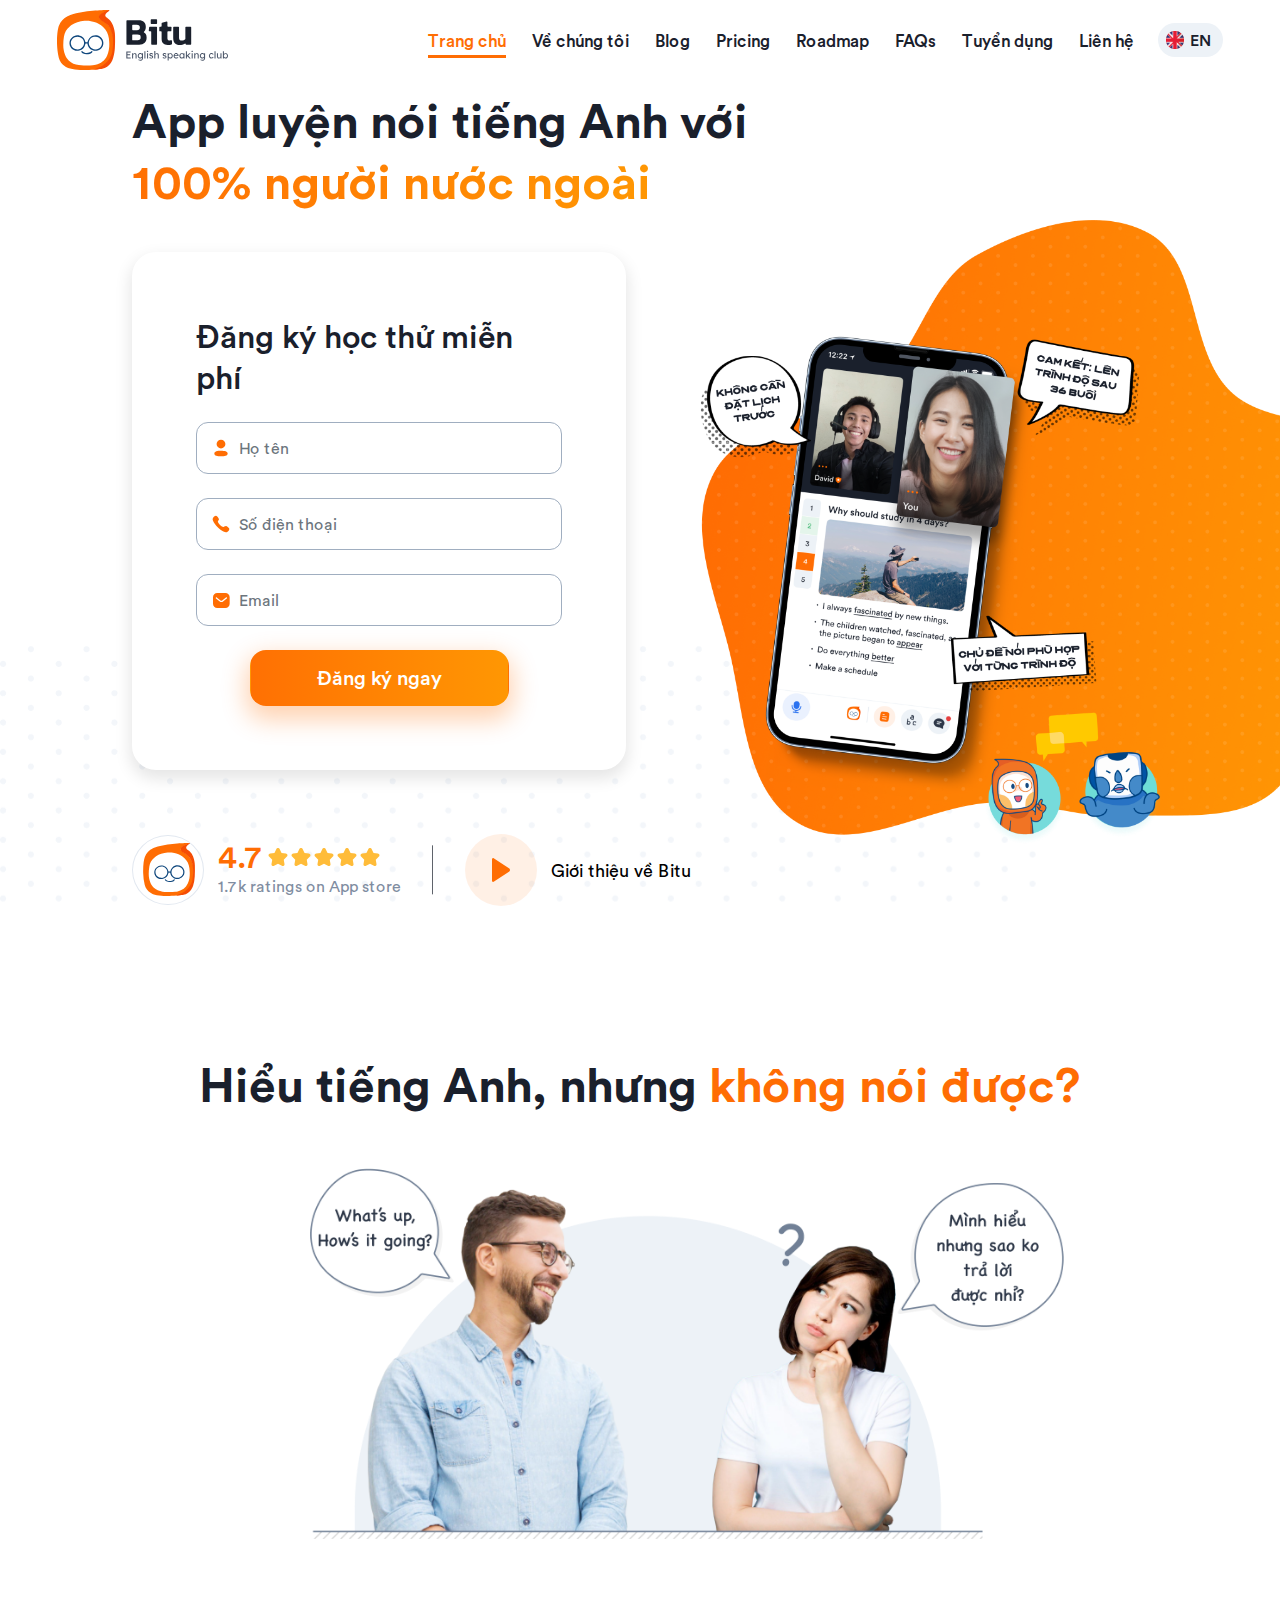
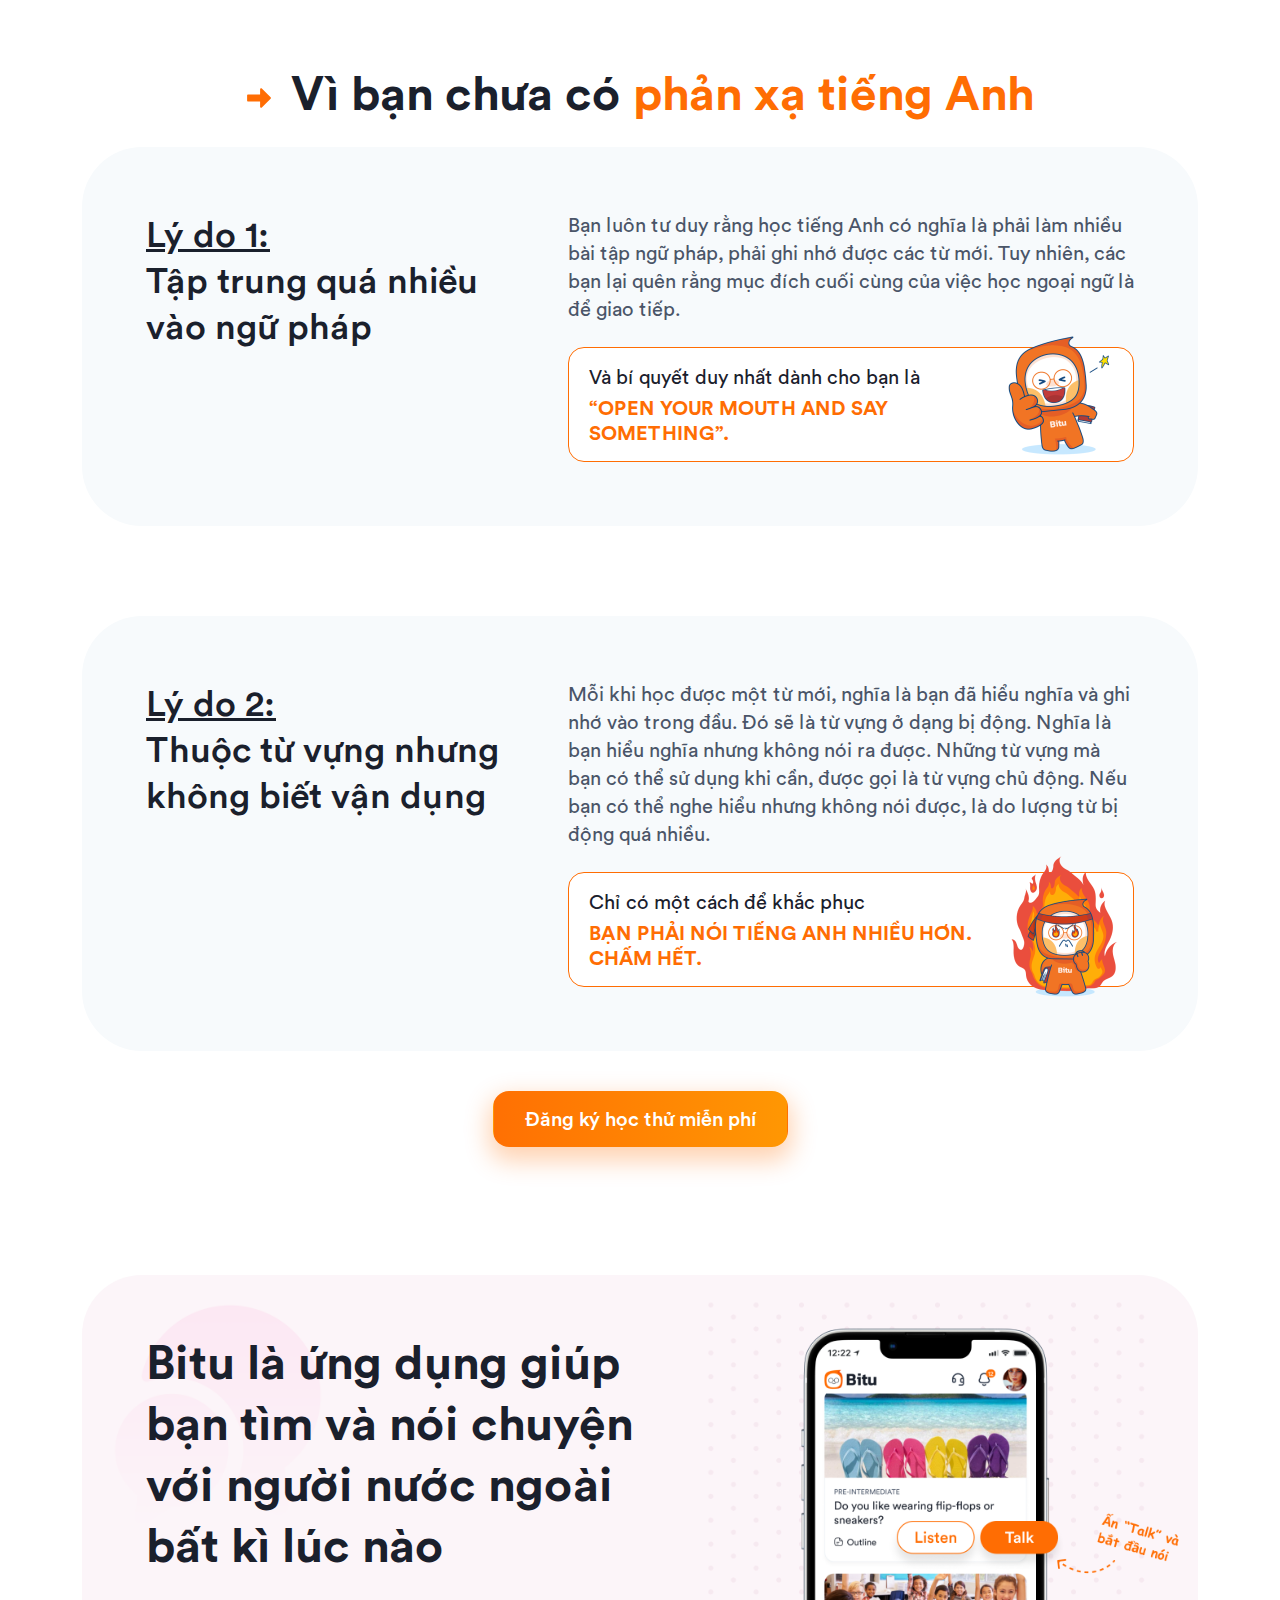
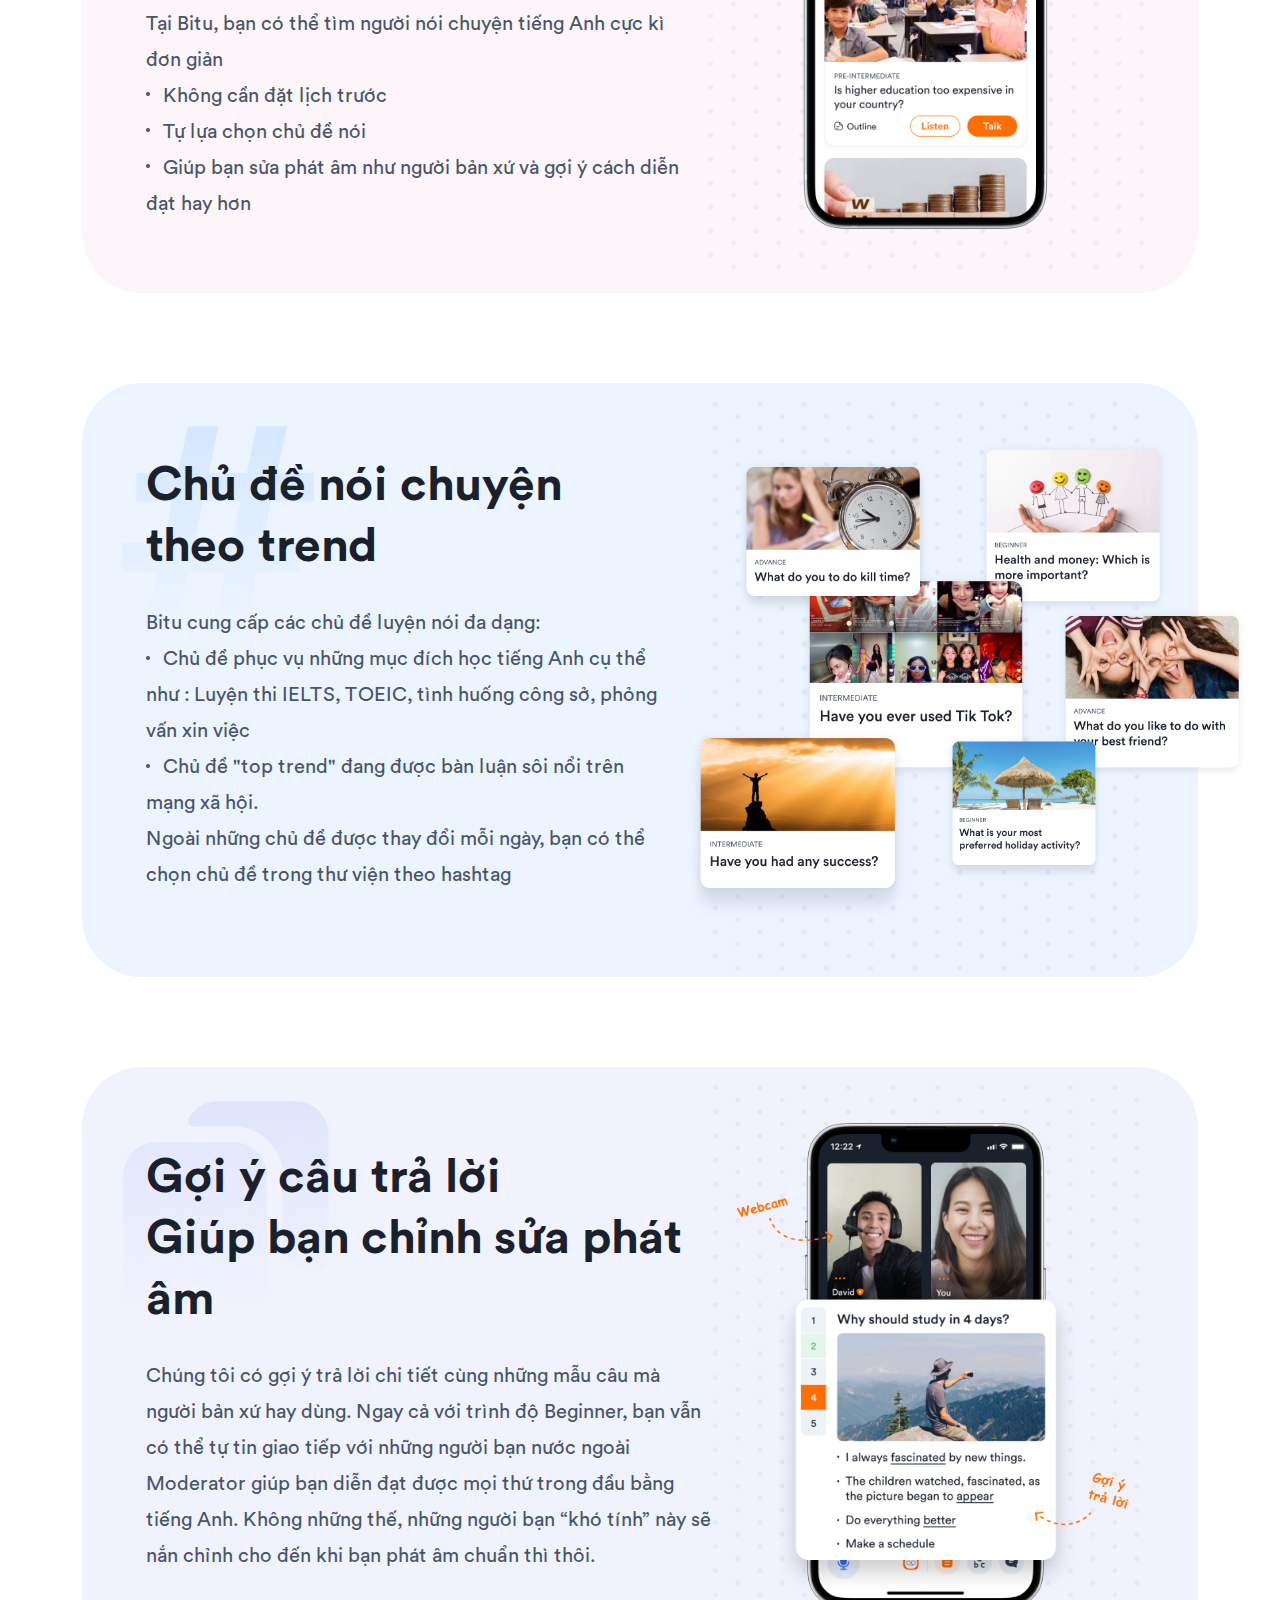
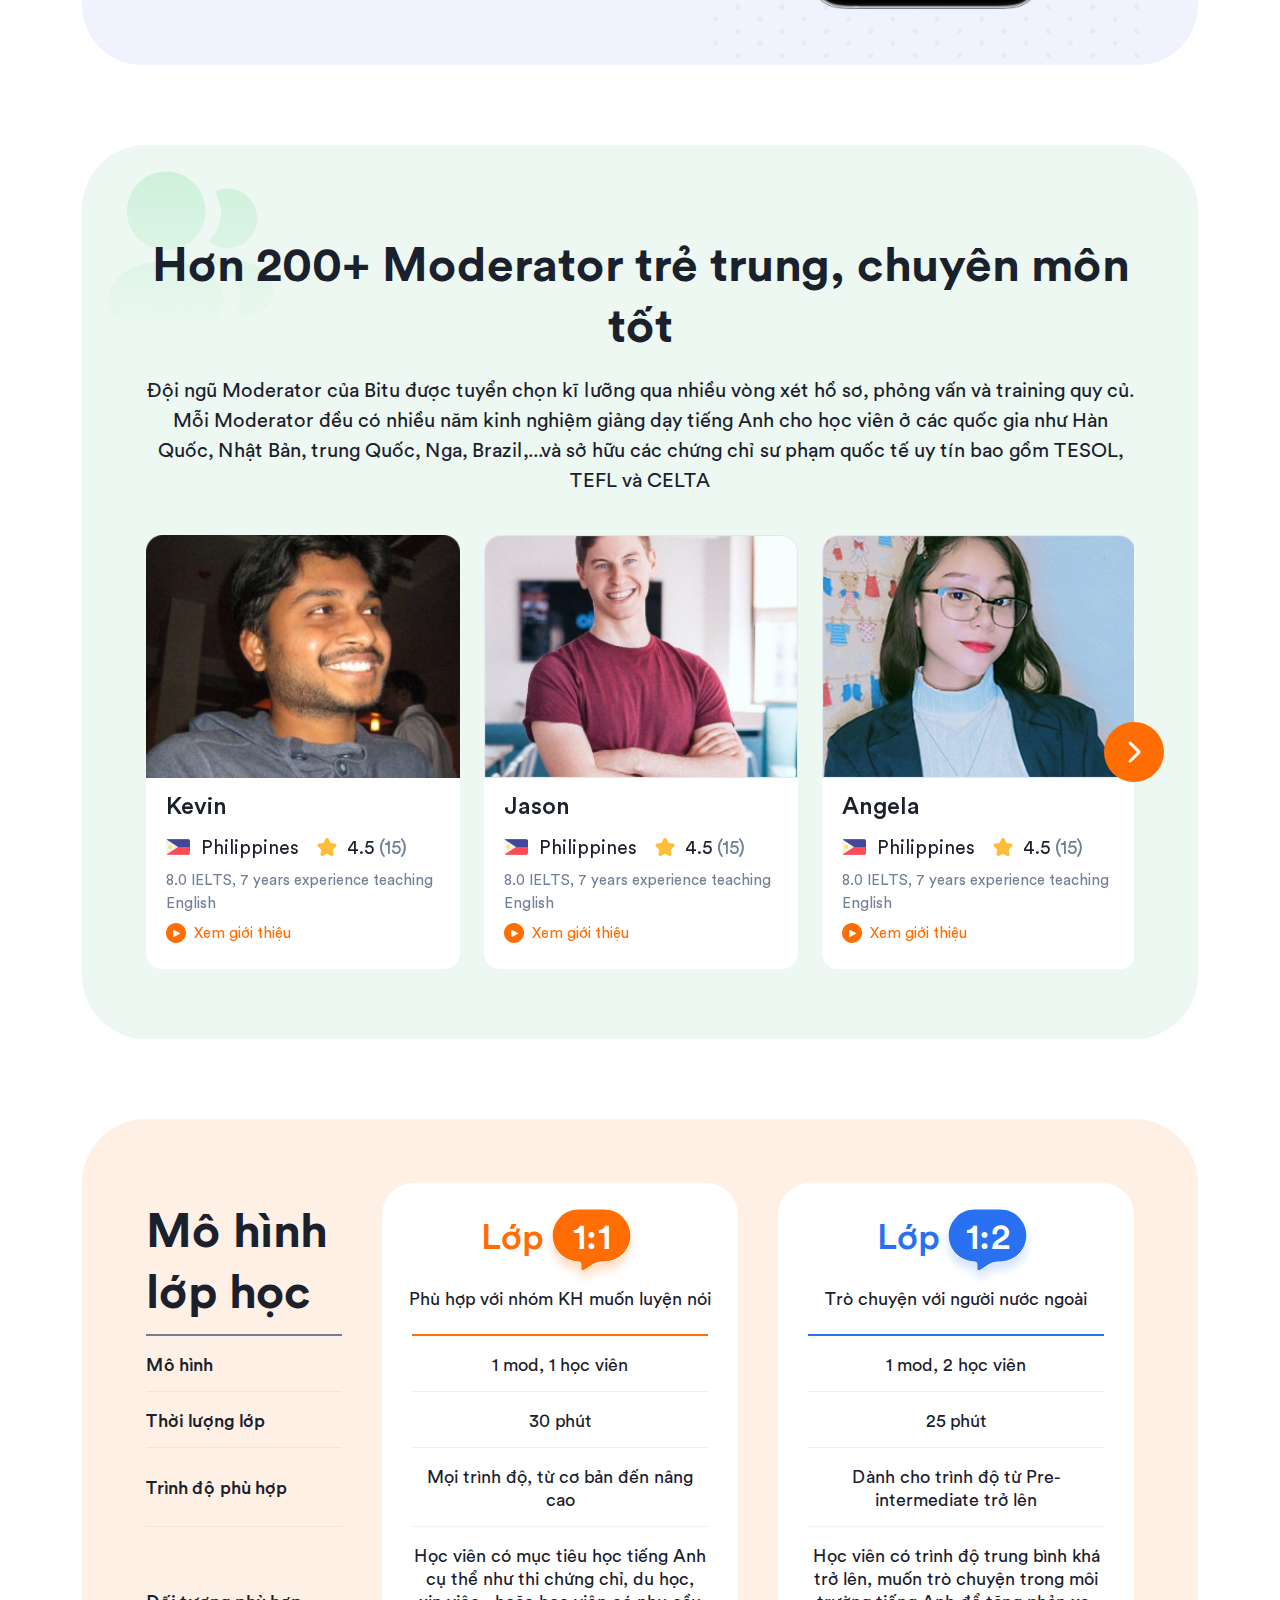
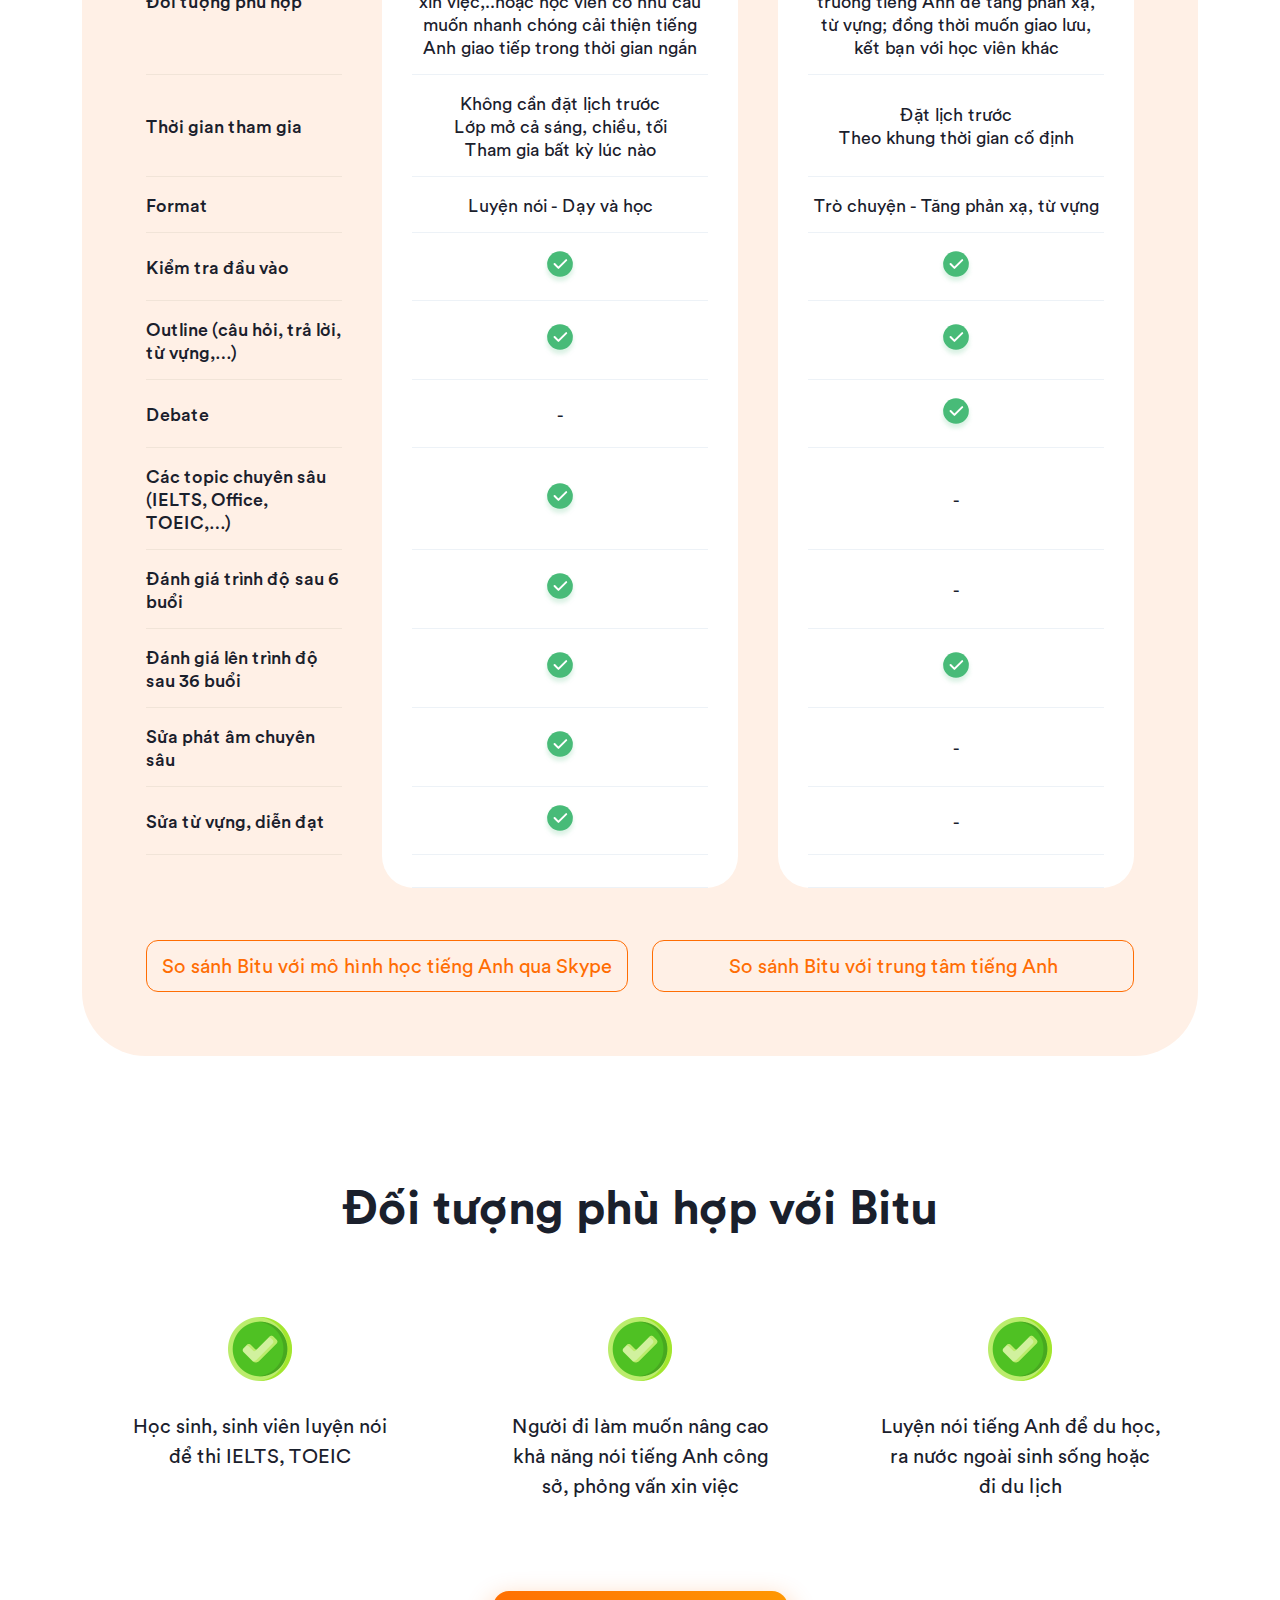
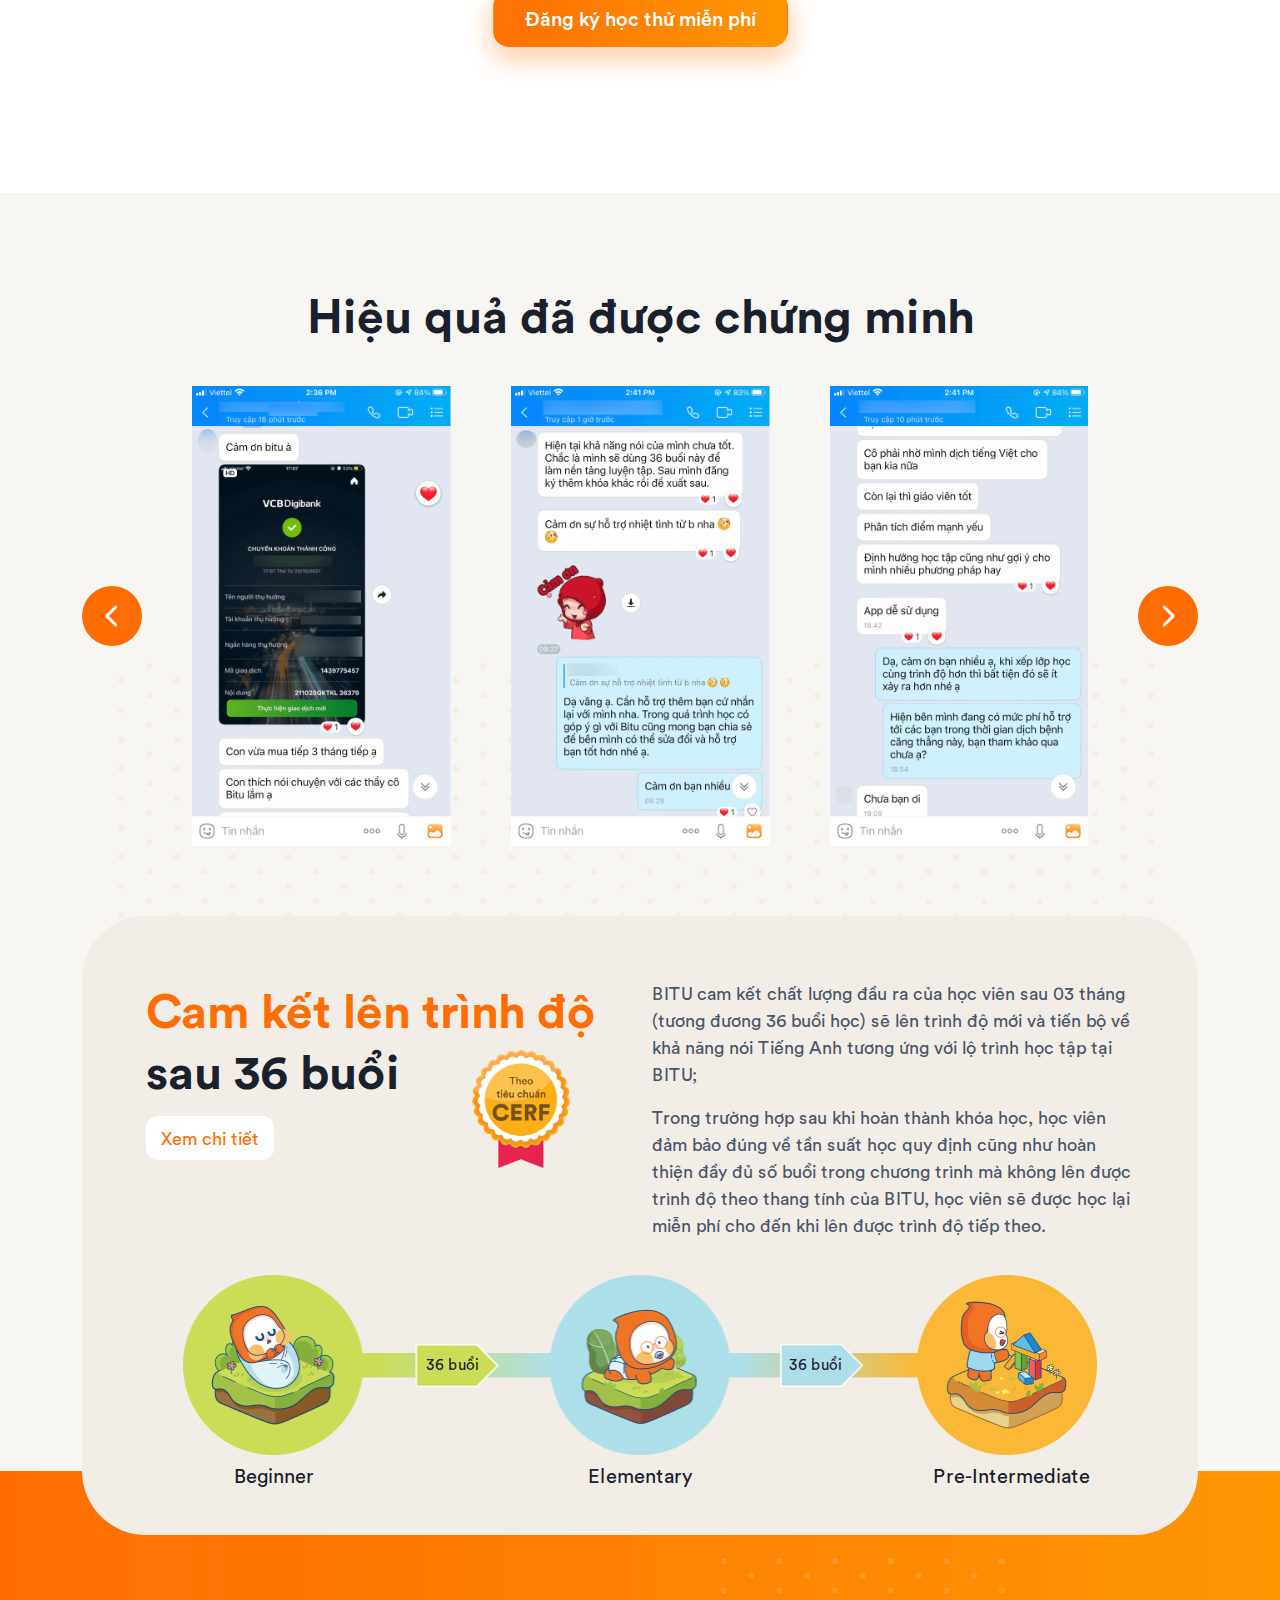
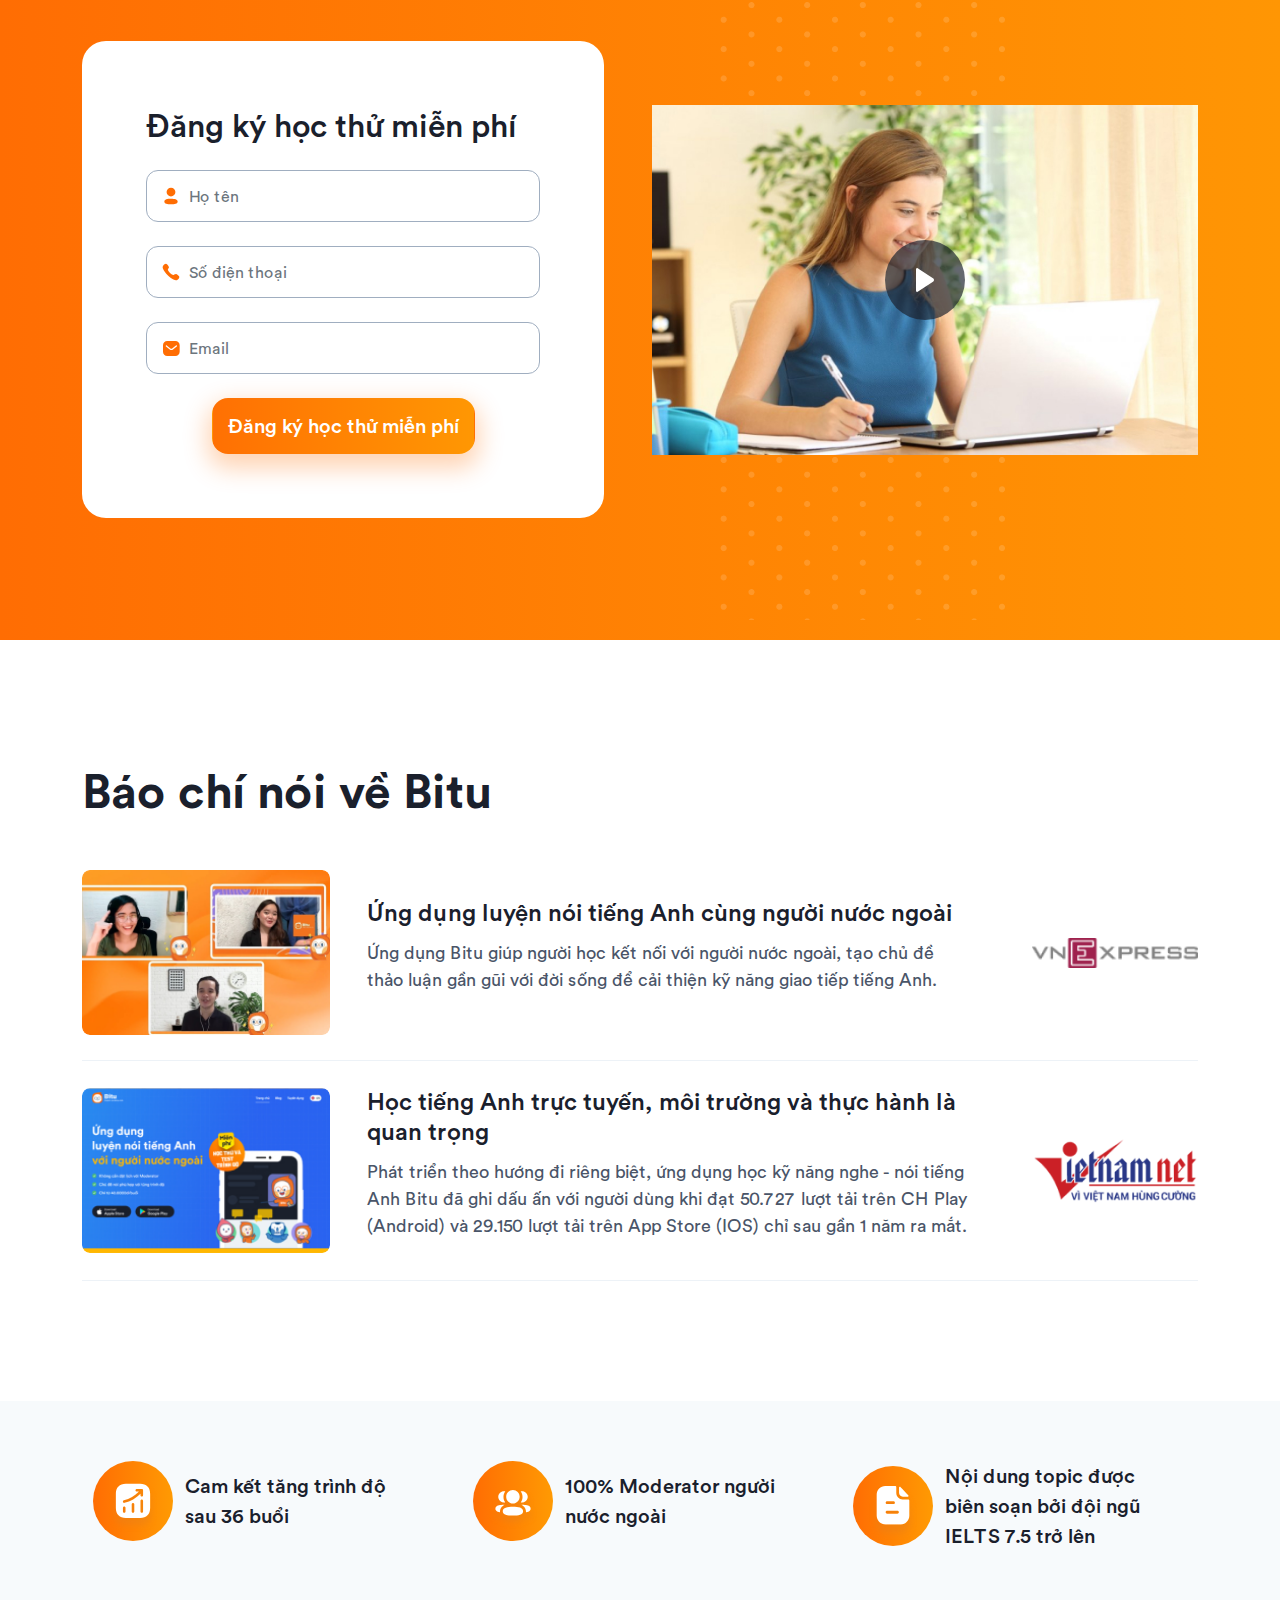
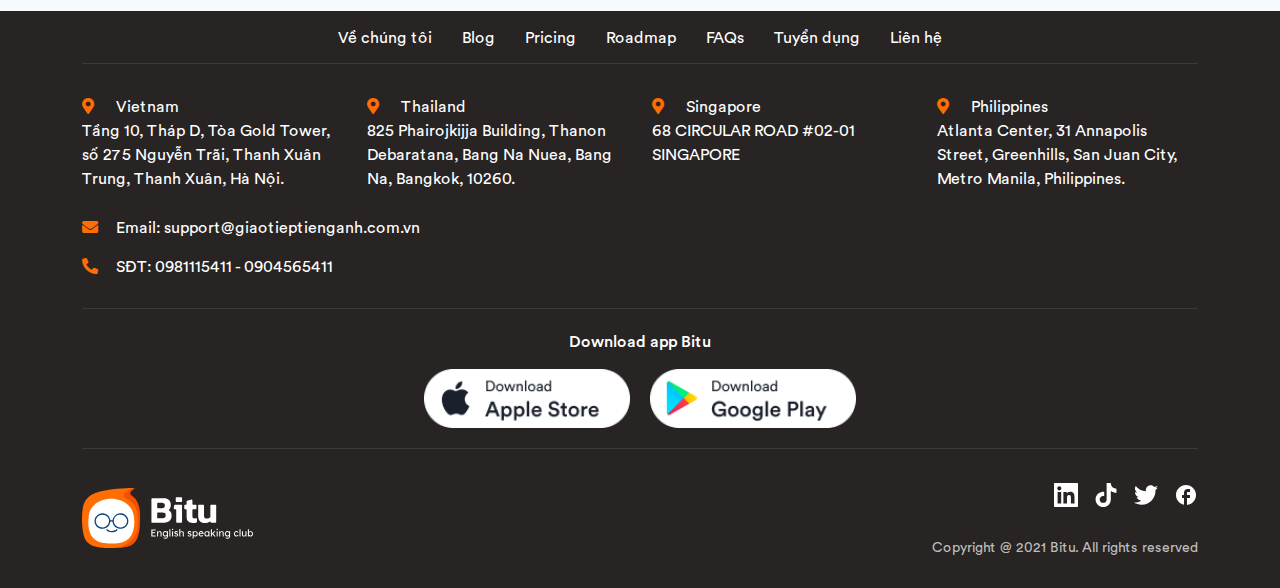
<file: index.html>
<!DOCTYPE html>
<html lang="vi">
	<head>
		<meta charset="UTF-8">
		<title>Bitu Education</title>
		<meta name="viewport" content="width=device-width, initial-scale=1.0">
		<meta name="description" content="">
		<meta name="author" content="">
		<link data-n-head="ssr" rel="icon" type="image/x-icon" href="images/favicon.ico">

		<!-- STYLESHEET -->
		<link rel="stylesheet" type="text/css" href="css/bootstrap.min.css">
		<link rel="stylesheet" type="text/css" href="css/font-awesome-all.min.css">
		<link rel="stylesheet" type="text/css" href="css/slick.min.css">
		<link rel="stylesheet" type="text/css" href="css/main.css">
		<link rel="stylesheet" type="text/css" href="css/blog.css">
		<link rel="stylesheet" type="text/css" href="css/blog-detail.css">
		<link rel="stylesheet" type="text/css" href="css/faq.css">
		<link rel="stylesheet" type="text/css" href="css/contact.css">

		<!-- HTML5 Shim and Respond.js IE8 support of HTML5 elements and media queries-->
		<!-- WARNING: Respond.js doesn't work if you view the page via file://-->
		<!--if lt IE 9
		script(src='https://oss.maxcdn.com/html5shiv/3.7.2/html5shiv.min.js')
		script(src='https://oss.maxcdn.com/respond/1.4.2/respond.min.js')
		-->
	</head>

<body>
  <header class="main-header">
    <div class="container-fluid">
      <div class="row g-0 justify-content-between align-items-center">
        <div class="col-auto col-logo">
          <a href="index.html" class="logo">
            <img src="images/logo.svg" alt="Bitu" class=" d-none d-lg-block">
            <img src="images/logo_sp.svg" alt="Bitu" class=" d-block d-lg-none">
          </a>
        </div>

        <div class="col-auto col-nav">
          <ul class="main-nav d-none d-lg-block">
            <li><a href="index.html" class="active">Trang chủ</a></li>
            <li><a href="about-us.html">Về chúng tôi</a></li>
            <li><a href="blog.html">Blog</a></li>
            <li><a href="page-pricing.html">Pricing</a></li>
            <li><a href="page-roadmap.html">Roadmap</a></li>
            <li><a href="faq.html">FAQs</a></li>
            <li><a href="page-recruitment.html">Tuyển dụng</a></li>
            <li><a href="contact.html">Liên hệ</a></li>
          </ul>

          <div class="box-language">
            <div class="dropdown" >
              <a href="#" id="languageDropdown" class="dropdown-toggle" role="button" data-bs-toggle="dropdown" data-bs-offset="0,6" aria-expanded="false">
                <img src="images/lang_en.svg" alt="EN">
                <span>EN</span>
              </a>

              <ul class="dropdown-menu dropdown-menu-end" aria-labelledby="languageDropdown">
                <li>
                  <a class="dropdown-item" href="#">
                    <img src="images/lang_en.svg" alt="EN">
                    <span>EN</span>
                  </a>
                </li>

                <li>
                  <a class="dropdown-item" href="#">
                    <img src="images/lang_thai.svg" alt="THAI">
                    <span>THAI</span>
                  </a>
                </li>

                <li>
                  <a class="dropdown-item" href="#">
                    <img src="images/lang_vn.svg" alt="VN">
                    <span>VN</span>
                  </a>
                </li>
              </ul>
            </div>
          </div>

          <button class="btn border-0 d-block d-lg-none btn-menu" type="button" data-bs-toggle="offcanvas" data-bs-target="#offcanvasMenu" aria-controls="offcanvasMenu">
            <svg width="20" height="20" viewBox="0 0 20 20" fill="none" xmlns="http://www.w3.org/2000/svg"><path d="M1.42871 4.42871H18.5716M1.42871 10.143H18.5716M1.42871 15.8573H18.5716" stroke="#1A202C" stroke-width="2" stroke-linecap="round" stroke-linejoin="round"/></svg>
          </button>
        </div>
      </div>
    </div>
  </header>
  <!-- /END .main-header -->

  <div class="offcanvas offcanvas-end" tabindex="-1" id="offcanvasMenu">
    <div class="offcanvas-header">
      <h5 class="offcanvas-title">
        <a href="index.html" class="logo"><img src="images/logo_sp.svg" alt="Bitu"></a>
      </h5>
      <button type="button" class="btn-close text-reset" data-bs-dismiss="offcanvas" aria-label="Close"></button>
    </div>

    <div class="offcanvas-body">
      <ul class="main-nav">
        <li><a href="index.html" class="active">Trang chủ</a></li>
        <li><a href="about-us.html">Về chúng tôi</a></li>
        <li><a href="blog.html">Blog</a></li>
        <li><a href="page-pricing.html">Pricing</a></li>
        <li><a href="page-roadmap.html">Roadmap</a></li>
        <li><a href="faq.html">FAQs</a></li>
        <li><a href="page-recruitment.html">Tuyển dụng</a></li>
        <li><a href="contact.html">Liên hệ</a></li>
      </ul>
    </div>
  </div>
  <!-- /END .offcanvas -->

  <div class="con-intro">
    <div class="container">
      <div class="box-intro">
        <h3 class="title-lg">App luyện nói <br class="d-inline d-sm-none" />tiếng Anh với <br /> <span class="text-primary">100% người nước ngoài</span></h3>

        <div class="d-block d-md-none img-intro-sp">
          <img src="images/img_intro_sp.png" alt="img_intro_sp">
        </div>

       <div class="register-wrapper">
        <div class="box-rating d-md-block">
          <ul class="d-inline-flex align-items-center">
            <li>
              <div class="row g-0 align-items-center">
                <div class="col-auto col-logo"><img src="images/logo_2.svg" alt="BITU"></div>
                <div class="col">
                  <div class="box-details">
                    <div class="d-inline-flex align-items-center rating">
                      <span>4.7</span>
                      <div class="stars d-inline-flex align-items-center">
                        <svg width="20" height="20" viewBox="0 0 20 20" fill="none" xmlns="http://www.w3.org/2000/svg"><path d="M19.3661 7.74397C19.2624 7.42333 19.0712 7.13804 18.814 6.92028C18.5568 6.70252 18.2439 6.56097 17.9105 6.51157L13.5605 5.88397L11.6093 1.95997C11.46 1.66044 11.2302 1.40846 10.9456 1.23233C10.661 1.0562 10.333 0.962891 9.99833 0.962891C9.66366 0.962891 9.33561 1.0562 9.05103 1.23233C8.76645 1.40846 8.53662 1.66044 8.38733 1.95997L6.44213 5.88277L2.09333 6.51157C1.76154 6.56108 1.45001 6.70172 1.19344 6.91783C0.936863 7.13394 0.745315 7.41703 0.640131 7.73557C0.534499 8.05587 0.521483 8.39948 0.602582 8.72685C0.683681 9.05422 0.855596 9.35203 1.09853 9.58597L4.24013 12.6292L3.49733 16.9312C3.44074 17.2619 3.47772 17.6018 3.60408 17.9126C3.73043 18.2235 3.94115 18.4928 4.21244 18.6902C4.48373 18.8876 4.8048 19.0053 5.13941 19.0299C5.47402 19.0545 5.80886 18.9851 6.10613 18.8296L10.0001 16.7944L13.8977 18.8344C14.1952 18.9901 14.5303 19.0596 14.8652 19.0349C15.2001 19.0102 15.5214 18.8923 15.7927 18.6946C16.0641 18.4968 16.2748 18.2271 16.4009 17.9159C16.5271 17.6047 16.5637 17.2645 16.5065 16.9336L15.7601 12.6304L18.9017 9.58597C19.1432 9.35278 19.3146 9.05672 19.3967 8.73122C19.4788 8.40573 19.4682 8.06377 19.3661 7.74397V7.74397Z" fill="#FFBC39" /></svg>
                        <svg width="20" height="20" viewBox="0 0 20 20" fill="none" xmlns="http://www.w3.org/2000/svg"><path d="M19.3661 7.74397C19.2624 7.42333 19.0712 7.13804 18.814 6.92028C18.5568 6.70252 18.2439 6.56097 17.9105 6.51157L13.5605 5.88397L11.6093 1.95997C11.46 1.66044 11.2302 1.40846 10.9456 1.23233C10.661 1.0562 10.333 0.962891 9.99833 0.962891C9.66366 0.962891 9.33561 1.0562 9.05103 1.23233C8.76645 1.40846 8.53662 1.66044 8.38733 1.95997L6.44213 5.88277L2.09333 6.51157C1.76154 6.56108 1.45001 6.70172 1.19344 6.91783C0.936863 7.13394 0.745315 7.41703 0.640131 7.73557C0.534499 8.05587 0.521483 8.39948 0.602582 8.72685C0.683681 9.05422 0.855596 9.35203 1.09853 9.58597L4.24013 12.6292L3.49733 16.9312C3.44074 17.2619 3.47772 17.6018 3.60408 17.9126C3.73043 18.2235 3.94115 18.4928 4.21244 18.6902C4.48373 18.8876 4.8048 19.0053 5.13941 19.0299C5.47402 19.0545 5.80886 18.9851 6.10613 18.8296L10.0001 16.7944L13.8977 18.8344C14.1952 18.9901 14.5303 19.0596 14.8652 19.0349C15.2001 19.0102 15.5214 18.8923 15.7927 18.6946C16.0641 18.4968 16.2748 18.2271 16.4009 17.9159C16.5271 17.6047 16.5637 17.2645 16.5065 16.9336L15.7601 12.6304L18.9017 9.58597C19.1432 9.35278 19.3146 9.05672 19.3967 8.73122C19.4788 8.40573 19.4682 8.06377 19.3661 7.74397V7.74397Z" fill="#FFBC39" /></svg>
                        <svg width="20" height="20" viewBox="0 0 20 20" fill="none" xmlns="http://www.w3.org/2000/svg"><path d="M19.3661 7.74397C19.2624 7.42333 19.0712 7.13804 18.814 6.92028C18.5568 6.70252 18.2439 6.56097 17.9105 6.51157L13.5605 5.88397L11.6093 1.95997C11.46 1.66044 11.2302 1.40846 10.9456 1.23233C10.661 1.0562 10.333 0.962891 9.99833 0.962891C9.66366 0.962891 9.33561 1.0562 9.05103 1.23233C8.76645 1.40846 8.53662 1.66044 8.38733 1.95997L6.44213 5.88277L2.09333 6.51157C1.76154 6.56108 1.45001 6.70172 1.19344 6.91783C0.936863 7.13394 0.745315 7.41703 0.640131 7.73557C0.534499 8.05587 0.521483 8.39948 0.602582 8.72685C0.683681 9.05422 0.855596 9.35203 1.09853 9.58597L4.24013 12.6292L3.49733 16.9312C3.44074 17.2619 3.47772 17.6018 3.60408 17.9126C3.73043 18.2235 3.94115 18.4928 4.21244 18.6902C4.48373 18.8876 4.8048 19.0053 5.13941 19.0299C5.47402 19.0545 5.80886 18.9851 6.10613 18.8296L10.0001 16.7944L13.8977 18.8344C14.1952 18.9901 14.5303 19.0596 14.8652 19.0349C15.2001 19.0102 15.5214 18.8923 15.7927 18.6946C16.0641 18.4968 16.2748 18.2271 16.4009 17.9159C16.5271 17.6047 16.5637 17.2645 16.5065 16.9336L15.7601 12.6304L18.9017 9.58597C19.1432 9.35278 19.3146 9.05672 19.3967 8.73122C19.4788 8.40573 19.4682 8.06377 19.3661 7.74397V7.74397Z" fill="#FFBC39" /></svg>
                        <svg width="20" height="20" viewBox="0 0 20 20" fill="none" xmlns="http://www.w3.org/2000/svg"><path d="M19.3661 7.74397C19.2624 7.42333 19.0712 7.13804 18.814 6.92028C18.5568 6.70252 18.2439 6.56097 17.9105 6.51157L13.5605 5.88397L11.6093 1.95997C11.46 1.66044 11.2302 1.40846 10.9456 1.23233C10.661 1.0562 10.333 0.962891 9.99833 0.962891C9.66366 0.962891 9.33561 1.0562 9.05103 1.23233C8.76645 1.40846 8.53662 1.66044 8.38733 1.95997L6.44213 5.88277L2.09333 6.51157C1.76154 6.56108 1.45001 6.70172 1.19344 6.91783C0.936863 7.13394 0.745315 7.41703 0.640131 7.73557C0.534499 8.05587 0.521483 8.39948 0.602582 8.72685C0.683681 9.05422 0.855596 9.35203 1.09853 9.58597L4.24013 12.6292L3.49733 16.9312C3.44074 17.2619 3.47772 17.6018 3.60408 17.9126C3.73043 18.2235 3.94115 18.4928 4.21244 18.6902C4.48373 18.8876 4.8048 19.0053 5.13941 19.0299C5.47402 19.0545 5.80886 18.9851 6.10613 18.8296L10.0001 16.7944L13.8977 18.8344C14.1952 18.9901 14.5303 19.0596 14.8652 19.0349C15.2001 19.0102 15.5214 18.8923 15.7927 18.6946C16.0641 18.4968 16.2748 18.2271 16.4009 17.9159C16.5271 17.6047 16.5637 17.2645 16.5065 16.9336L15.7601 12.6304L18.9017 9.58597C19.1432 9.35278 19.3146 9.05672 19.3967 8.73122C19.4788 8.40573 19.4682 8.06377 19.3661 7.74397V7.74397Z" fill="#FFBC39" /></svg>
                        <svg width="20" height="20" viewBox="0 0 20 20" fill="none" xmlns="http://www.w3.org/2000/svg"><path d="M19.3661 7.74397C19.2624 7.42333 19.0712 7.13804 18.814 6.92028C18.5568 6.70252 18.2439 6.56097 17.9105 6.51157L13.5605 5.88397L11.6093 1.95997C11.46 1.66044 11.2302 1.40846 10.9456 1.23233C10.661 1.0562 10.333 0.962891 9.99833 0.962891C9.66366 0.962891 9.33561 1.0562 9.05103 1.23233C8.76645 1.40846 8.53662 1.66044 8.38733 1.95997L6.44213 5.88277L2.09333 6.51157C1.76154 6.56108 1.45001 6.70172 1.19344 6.91783C0.936863 7.13394 0.745315 7.41703 0.640131 7.73557C0.534499 8.05587 0.521483 8.39948 0.602582 8.72685C0.683681 9.05422 0.855596 9.35203 1.09853 9.58597L4.24013 12.6292L3.49733 16.9312C3.44074 17.2619 3.47772 17.6018 3.60408 17.9126C3.73043 18.2235 3.94115 18.4928 4.21244 18.6902C4.48373 18.8876 4.8048 19.0053 5.13941 19.0299C5.47402 19.0545 5.80886 18.9851 6.10613 18.8296L10.0001 16.7944L13.8977 18.8344C14.1952 18.9901 14.5303 19.0596 14.8652 19.0349C15.2001 19.0102 15.5214 18.8923 15.7927 18.6946C16.0641 18.4968 16.2748 18.2271 16.4009 17.9159C16.5271 17.6047 16.5637 17.2645 16.5065 16.9336L15.7601 12.6304L18.9017 9.58597C19.1432 9.35278 19.3146 9.05672 19.3967 8.73122C19.4788 8.40573 19.4682 8.06377 19.3661 7.74397V7.74397Z" fill="#FFBC39" /></svg>
                      </div>
                    </div>

                    <div class="count">1.7k ratings on App store</div>
                  </div>
                </div>
              </div>
            </li>

            <li>
              <div class="d-inline-flex align-items-center">
                <button type="button" class="btn-play" data-modal="#youtubeModal" data-iframe='<iframe width="950" height="540" src="https://www.youtube.com/embed/DNskFBVtIyo?autoplay=1" title="YouTube video player" frameborder="0" allow="accelerometer; autoplay; clipboard-write; encrypted-media; gyroscope; picture-in-picture" allowfullscreen></iframe>'>
                  <span class="ic">
                    <svg width="18" height="24" viewBox="0 0 18 24" fill="none" xmlns="http://www.w3.org/2000/svg"><g clip-path="url(#clip0_796_3589)">  <path d="M17.355 10.608L1.68975 0.163968C1.51166 0.0459189 1.31392 -0.00960736 1.11524 0.00264049C0.916569 0.0148883 0.72352 0.0945054 0.554355 0.233962C0.38519 0.373419 0.2455 0.568105 0.148497 0.79961C0.0514942 1.03111 0.000383863 1.29178 0 1.55697L0 22.444C0.000305713 22.7092 0.0513787 22.9699 0.148382 23.2014C0.245386 23.4329 0.385109 23.6276 0.554319 23.767C0.72353 23.9064 0.916626 23.9859 1.11532 23.998C1.31402 24.01 1.51173 23.9543 1.68975 23.836L17.355 13.393C17.5489 13.2636 17.712 13.0649 17.826 12.8189C17.94 12.573 18.0003 12.2896 18.0003 12.0005C18.0003 11.7114 17.94 11.428 17.826 11.182C17.712 10.9361 17.5489 10.7373 17.355 10.608V10.608Z" fill="#FF6D03" /></g><defs>  <clipPath id="clip0_796_3589">    <rect width="18" height="24" fill="white" />  </clipPath></defs></svg>
                  </span>
                  <span class="text">Giới thiệu về Bitu</span>
                </button>

              </div>
            </li>
          </ul>
        </div>
        <form class="register-form-common">
          <div class="title-register">Đăng ký học thử miễn phí</div>

          <div class="form-group">
            <div class="form-control-with-pre-icon">
              <input type="text" class="form-control" placeholder="Họ tên">
              <svg class="ic" width="20" height="20" viewBox="0 0 20 20" fill="none" xmlns="http://www.w3.org/2000/svg"><path fill-rule="evenodd" clip-rule="evenodd" d="M14.4117 6.07523C14.4117 8.52275 12.4493 10.4853 10 10.4853C7.55162 10.4853 5.58838 8.52275 5.58838 6.07523C5.58838 3.6277 7.55162 1.66602 10 1.66602C12.4493 1.66602 14.4117 3.6277 14.4117 6.07523ZM9.99992 18.3327C6.38523 18.3327 3.33325 17.7452 3.33325 15.4785C3.33325 13.211 6.4044 12.6443 9.99992 12.6443C13.6154 12.6443 16.6666 13.2318 16.6666 15.4985C16.6666 17.766 13.5954 18.3327 9.99992 18.3327Z" fill="url(#paint0_linear_1365_4165)" /><defs>  <linearGradient id="paint0_linear_1365_4165" x1="3.33325" y1="1.66602" x2="18.3237" y2="3.57764" gradientUnits="userSpaceOnUse">    <stop offset="1" stop-color="#FF6D03" />    <stop offset="1" stop-color="#FF9A03" />  </linearGradient></defs></svg>
            </div>
          </div>

          <div class="form-group">
            <div class="form-control-with-pre-icon">
              <input type="text" class="form-control" placeholder="Số điện thoại">
              <svg class="ic" width="20" height="20" viewBox="0 0 20 20" fill="none" xmlns="http://www.w3.org/2000/svg"><path d="M15.1389 11.984C14.5791 11.8636 14.1363 12.1234 13.7442 12.3504C13.3427 12.5843 12.5791 13.2037 12.1415 13.0452C9.90074 12.1226 7.79328 10.1613 6.88099 7.91161C6.7202 7.46462 7.33671 6.69623 7.56886 6.28995C7.79414 5.89666 8.04865 5.44966 7.93257 4.88572C7.82767 4.37894 6.47085 2.65246 5.99106 2.18034C5.67464 1.86848 5.35049 1.69696 5.01773 1.66924C3.76667 1.61553 2.36943 3.28484 2.12438 3.68419C1.51046 4.53574 1.5139 5.66883 2.1347 7.04274C3.63081 10.7331 9.28939 16.3024 12.9936 17.8547C13.6771 18.1744 14.3022 18.3346 14.8637 18.3346C15.4131 18.3346 15.9024 18.1813 16.3229 17.8772C16.6401 17.6945 18.3779 16.2279 18.3323 14.9432C18.3048 14.6157 18.1337 14.2883 17.8258 13.9712C17.3572 13.487 15.6419 12.0897 15.1389 11.984Z" fill="url(#paint0_linear_934_3667)" /><defs>  <linearGradient id="paint0_linear_934_3667" x1="1.6665" y1="1.66797" x2="20.2374" y2="4.62824" gradientUnits="userSpaceOnUse">    <stop offset="1" stop-color="#FF6D03" />    <stop offset="1" stop-color="#FF9A03" />  </linearGradient></defs></svg>
            </div>
          </div>

          <div class="form-group">
            <div class="form-control-with-pre-icon">
              <input type="Email" class="form-control" placeholder="Email">
              <svg class="ic" width="20" height="20" viewBox="0 0 20 20" fill="none" xmlns="http://www.w3.org/2000/svg"><path fill-rule="evenodd" clip-rule="evenodd" d="M14.4492 3C15.5667 3 16.6417 3.44167 17.4325 4.23417C18.2242 5.025 18.6667 6.09167 18.6667 7.20833V13.7917C18.6667 16.1167 16.775 18 14.4492 18H6.21667C3.89083 18 2 16.1167 2 13.7917V7.20833C2 4.88333 3.8825 3 6.21667 3H14.4492ZM15.7749 8.44962L15.8416 8.38296C16.0408 8.14129 16.0408 7.79129 15.8324 7.54962C15.7166 7.42546 15.5574 7.34962 15.3916 7.33296C15.2166 7.32379 15.0499 7.38296 14.9241 7.49962L11.1666 10.4996C10.6833 10.9005 9.99077 10.9005 9.49994 10.4996L5.74994 7.49962C5.49077 7.30796 5.13244 7.33296 4.91661 7.55796C4.69161 7.78296 4.66661 8.14129 4.85744 8.39129L4.96661 8.49962L8.75827 11.458C9.22494 11.8246 9.79077 12.0246 10.3833 12.0246C10.9741 12.0246 11.5499 11.8246 12.0158 11.458L15.7749 8.44962Z" fill="url(#paint0_linear_934_3659)" /><defs>  <linearGradient id="paint0_linear_934_3659" x1="2" y1="3" x2="20.4636" y2="6.27019" gradientUnits="userSpaceOnUse">    <stop offset="1" stop-color="#FF6D03" />    <stop offset="1" stop-color="#FF9A03" />  </linearGradient></defs></svg>
            </div>
          </div>

          <div class="text-center">
            <button type="submit" class="btn btn-orange btn-advisory"><span>Đăng ký ngay</span></button>
          </div>
        </form>
       </div>
      </div>
    </div>
  </div>
  <!-- /END .con-intro -->

  <div class="con-reason-speaking">
    <div class="container">
      <h3 class="title-lg">Hiểu tiếng Anh, nhưng <span class="text-primary d-block d-lg-inline">không nói được?</span></h3>

      <div class="box-img mx-auto">
        <img src="images/reason-speaking.png" alt="Hiểu tiếng Anh, nhưng không nói được?" class="img-big w-100 d-none d-md-block">
        <img src="images/reason-speaking-sp.png" alt="Hiểu tiếng Anh, nhưng không nói được?" class="img-big w-100 d-block d-md-none">
      </div>
    </div>
  </div>
  <!-- /END .con-reason-speaking -->

  <div class="con-reason-reflex">
    <div class="container">
      <h3 class="title-lg">
        <svg class="align-baseline me-1 me-md-2" width="24" height="24" viewBox="0 0 24 24" fill="none" xmlns="http://www.w3.org/2000/svg"><g clip-path="url(#clip0_741_10585)">  <path d="M14.814 21.4998L23.61 12.7078C23.7917 12.5169 23.8931 12.2634 23.8931 11.9998C23.8931 11.7362 23.7917 11.4828 23.61 11.2918L14.814 2.49982C14.6742 2.36001 14.496 2.2648 14.3021 2.22623C14.1081 2.18767 13.9071 2.20747 13.7244 2.28314C13.5417 2.35881 13.3855 2.48695 13.2756 2.65136C13.1657 2.81577 13.1071 3.00907 13.107 3.20682L13.107 8.24982C13.1072 8.28269 13.1008 8.31525 13.0883 8.34564C13.0757 8.37604 13.0573 8.40365 13.0341 8.42689C13.0108 8.45013 12.9832 8.46854 12.9528 8.48106C12.9225 8.49357 12.8899 8.49995 12.857 8.49982L1.10702 8.49982C0.841802 8.49982 0.587448 8.60517 0.399912 8.79271C0.212375 8.98025 0.107019 9.2346 0.107019 9.49982L0.107019 14.4998C0.107019 14.765 0.212375 15.0194 0.399911 15.2069C0.587448 15.3945 0.841802 15.4998 1.10702 15.4998L12.857 15.4998C12.9233 15.4998 12.9869 15.5262 13.0338 15.573C13.0807 15.6199 13.107 15.6835 13.107 15.7498L13.107 20.7928C13.1071 20.9906 13.1657 21.1839 13.2756 21.3483C13.3855 21.5127 13.5417 21.6408 13.7244 21.7165C13.9071 21.7922 14.1081 21.812 14.302 21.7734C14.496 21.7348 14.6742 21.6396 14.814 21.4998Z" fill="#FF6D03" /></g><defs>  <clipPath id="clip0_741_10585">    <rect width="24" height="24" fill="white" transform="translate(24) rotate(90)" />  </clipPath></defs></svg>
        Vì bạn chưa có
        <span class="text-primary d-block d-lg-inline">phản xạ tiếng Anh</span>
      </h3>

      <div class="box-list">
        <div class="item">
          <div class="row">
            <div class="col-12 col-lg-5 col-title">
              <div class="txt-title">
                <span>Lý do 1:</span>
                <br />
                Tập trung quá nhiều vào ngữ pháp
              </div>
            </div>

            <div class="col-12 col-lg-7 col-detail">
              <div class="box-detail">
                <div class="txt">
                  Bạn luôn tư duy rằng học tiếng Anh có nghĩa là phải làm nhiều bài tập ngữ pháp, phải ghi nhớ được các từ mới. Tuy nhiên, các bạn lại quên rằng mục đích cuối cùng của việc học ngoại ngữ là để giao tiếp.
                </div>
                <div class="box-highlight">
                  <div class="txt-md">Và bí quyết duy nhất dành cho bạn là</div>
                  <div class="txt-lg text-primary">“open your mouth <br class="d-block d-xl-none" /> and say something”.</div>
                  <img src="images/ic-bitu-like.png" width="148" alt="open your mouth and say something" class="img-ic">
                </div>
              </div>
            </div>
          </div>
        </div>

        <div class="item mb-0">
          <div class="row">
            <div class="col-12 col-lg-5 col-title">
              <div class="txt-title">
                <span>Lý do 2:</span>
                <br />
                Thuộc từ vựng nhưng không biết vận dụng
              </div>
            </div>

            <div class="col-12 col-lg-7 col-detail">
              <div class="box-detail">
                <div class="txt">
                  Mỗi khi học được một từ mới, nghĩa là bạn đã hiểu nghĩa và ghi nhớ vào trong đầu. Đó sẽ là từ vựng ở dạng bị động. Nghĩa là bạn hiểu nghĩa nhưng không nói ra được. Những từ vựng mà bạn có thể sử dụng khi cần, được gọi là từ vựng chủ động. Nếu bạn có thể nghe hiểu nhưng không nói được, là do lượng từ bị động quá nhiều.
                </div>
                <div class="box-highlight">
                  <div class="txt-md">Chỉ có một cách để khắc phục</div>
                  <div class="txt-lg text-primary">
                    Bạn phải nói tiếng Anh nhiều hơn. <br class="d-block d-xl-none" /> Chấm hết.
                  </div>
                  <img src="images/ic-bitu-fire.png" width="134" alt="Bạn phải nói tiếng Anh nhiều hơn. Chấm hết." class="img-ic">
                </div>
              </div>
            </div>
          </div>
        </div>
      </div>

      <div class="box-btn text-center">
        <button class="btn btn-orange" data-bs-toggle="modal" data-bs-target="#registerNowModal"><span>Đăng ký học thử miễn phí</span></button>
      </div>
    </div>
  </div>
  <!-- /END .con-reason-reflex -->

  <div class="con-benefit">
    <div class="box-list">
      <div class="item item-press-talk">
        <div class="container">
          <div class="box-item">
            <div class="row align-items-center">
              <div class="col-12 col-md-7 col-detail">
                <div class="box-detail">
                  <h3 class="title-lg">
                    Bitu là ứng dụng giúp bạn tìm và nói chuyện với người nước ngoài bất kì lúc nào
                  </h3>
                  <p class="txt">
                    Tại Bitu, bạn có thể tìm người nói chuyện tiếng Anh cực kì đơn giản <br />
                    <svg width="4" height="4" viewBox="0 0 4 4" fill="none" xmlns="http://www.w3.org/2000/svg">
                      <rect width="4" height="4" rx="2" fill="#4A5568" />
                    </svg> Không cần đặt lịch trước <br />
                    <svg width="4" height="4" viewBox="0 0 4 4" fill="none" xmlns="http://www.w3.org/2000/svg">
                      <rect width="4" height="4" rx="2" fill="#4A5568" />
                    </svg> Tự lựa chọn chủ đề nói <br />
                    <svg width="4" height="4" viewBox="0 0 4 4" fill="none" xmlns="http://www.w3.org/2000/svg">
                      <rect width="4" height="4" rx="2" fill="#4A5568" />
                    </svg> Giúp bạn sửa phát âm như người bản xứ và gợi ý cách diễn đạt hay hơn
                  </p>
                </div>
              </div>

              <div class="col-12 col-md-5 col-image">
                <img class="d-none d-md-inline-block" src="images/press-talk.png" alt="Bitu là ứng dụng giúp bạn tìm và nói chuyện với người nước ngoài bất kì lúc nào">
                <img class="d-inline-block d-md-none" src="images/press-talk-sp.png" alt="Bitu là ứng dụng giúp bạn tìm và nói chuyện với người nước ngoài bất kì lúc nào">
              </div>
            </div>
          </div>
        </div>
      </div>

      <div class="item item-trend">
        <div class="container">
          <div class="box-item">
            <div class="row align-items-center">
              <div class="col-12 col-md-6 col-detail">
                <div class="box-detail">
                  <h3 class="title-lg">
                    Chủ đề nói chuyện theo trend
                  </h3>
                  <p class="txt">
                    Bitu cung cấp các chủ đề luyện nói đa dạng: <br />
                    <svg width="4" height="4" viewBox="0 0 4 4" fill="none" xmlns="http://www.w3.org/2000/svg">
                      <rect width="4" height="4" rx="2" fill="#4A5568" />
                    </svg> Chủ đề phục vụ những mục đích học tiếng Anh cụ thể như : Luyện thi IELTS, TOEIC, tình huống công sở, phỏng vấn xin việc<br />
                    <svg width="4" height="4" viewBox="0 0 4 4" fill="none" xmlns="http://www.w3.org/2000/svg">
                      <rect width="4" height="4" rx="2" fill="#4A5568" />
                    </svg> Chủ đề "top trend" đang được bàn luận sôi nổi trên mạng xã hội.<br />
                    Ngoài những chủ đề được thay đổi mỗi ngày, bạn có thể chọn chủ đề trong thư viện theo hashtag
                  </p>
                </div>
              </div>

              <div class="col-12 col-md-6 col-image">
                <img src="images/trend.png" alt="Chủ đề nói chuyện theo trend">
              </div>
            </div>
          </div>
        </div>
      </div>

      <div class="item item-suggest mb-0">
        <div class="container">
          <div class="box-item">
            <div class="row align-items-center">
              <div class="col-12 col-md-7 col-detail">
                <div class="box-detail">
                  <h3 class="title-lg">
                    Gợi ý câu trả lời <br />
                    Giúp bạn chỉnh sửa phát âm
                  </h3>
                  <p class="txt">
                    Chúng tôi có gợi ý trả lời chi tiết cùng những mẫu câu mà người bản xứ hay dùng. Ngay cả với trình độ Beginner, bạn vẫn có thể tự tin giao tiếp với những người bạn nước ngoài <br />
                    Moderator giúp bạn diễn đạt được mọi thứ trong đầu bằng tiếng Anh. Không những thế, những người bạn “khó tính” này sẽ nắn chỉnh cho đến khi bạn phát âm chuẩn thì thôi.
                  </p>
                </div>
              </div>

              <div class="col-12 col-md-5 col-image">
                <img src="images/suggest.png" alt="Gợi ý câu trả lời">
              </div>
            </div>
          </div>
        </div>
      </div>

    </div>
  </div>
  <!-- /END .con-benefit -->

  <div class="con-moderators">
    <div class="box-moderator-wrapper">
      <div class="container">
        <div class="box-bg">
          <h3 class="title-lg">Hơn 200+ Moderator trẻ trung, chuyên môn tốt</h3>
          <div class="box-des">
            Đội ngũ Moderator của Bitu được tuyển chọn kĩ lưỡng qua nhiều vòng xét hồ sơ,
            phỏng vấn và training quy củ. Mỗi Moderator đều có nhiều năm kinh nghiệm giảng dạy tiếng Anh cho học viên ở các quốc gia
            như Hàn Quốc, Nhật Bản, trung Quốc, Nga, Brazil,...và sở hữu các chứng chỉ sư phạm quốc tế uy tín bao gồm TESOL, TEFL và CELTA
          </div>

          <div class="box-slider-wrapper">
            <div class="box-slider-pc d-none d-sm-block">
              <div class="box-slider">
                <div class="slide-item">
                  <div class="box-moderator">
                    <div class="photo"><img src="images/kevin.png" alt="Kevin" class="w-100"></div>
                    <div class="box-details">
                      <h4 class="name">Kevin</h4>
                      <ul class="box-count">
                        <li class="country">
                          <img src="images/flag_philippines.png" alt="Flag" class="flag">
                          <span>Philippines</span>
                        </li>
                        <li class="star">
                          <svg width="20" height="20" viewBox="0 0 20 20" fill="none" xmlns="http://www.w3.org/2000/svg"><path d="M19.3661 7.74397C19.2624 7.42333 19.0712 7.13804 18.814 6.92028C18.5568 6.70252 18.2439 6.56097 17.9105 6.51157L13.5605 5.88397L11.6093 1.95997C11.46 1.66044 11.2302 1.40846 10.9456 1.23233C10.661 1.0562 10.333 0.962891 9.99833 0.962891C9.66366 0.962891 9.33561 1.0562 9.05103 1.23233C8.76645 1.40846 8.53662 1.66044 8.38733 1.95997L6.44213 5.88277L2.09333 6.51157C1.76154 6.56108 1.45001 6.70172 1.19344 6.91783C0.936863 7.13394 0.745315 7.41703 0.640131 7.73557C0.534499 8.05587 0.521483 8.39948 0.602582 8.72685C0.683681 9.05422 0.855596 9.35203 1.09853 9.58597L4.24013 12.6292L3.49733 16.9312C3.44074 17.2619 3.47772 17.6018 3.60408 17.9126C3.73043 18.2235 3.94115 18.4928 4.21244 18.6902C4.48373 18.8876 4.8048 19.0053 5.13941 19.0299C5.47402 19.0545 5.80886 18.9851 6.10613 18.8296L10.0001 16.7944L13.8977 18.8344C14.1952 18.9901 14.5303 19.0596 14.8652 19.0349C15.2001 19.0102 15.5214 18.8923 15.7927 18.6946C16.0641 18.4968 16.2748 18.2271 16.4009 17.9159C16.5271 17.6047 16.5637 17.2645 16.5065 16.9336L15.7601 12.6304L18.9017 9.58597C19.1432 9.35278 19.3146 9.05672 19.3967 8.73122C19.4788 8.40573 19.4682 8.06377 19.3661 7.74397V7.74397Z" fill="#FFBC39" /></svg>
                          <span class="rating">4.5 <span class="total">(15)</span></span>
                        </li>
                      </ul>
                      <p class="des">8.0 IELTS, 7 years experience teaching English</p>
                      <a href="#" class="btn-view-more" data-modal="#youtubeModal" data-iframe='<iframe width="560" height="315" src="https://www.youtube.com/embed/-a2TQnHoVMk?autoplay=1" title="YouTube video player" frameborder="0" allow="accelerometer; autoplay; clipboard-write; encrypted-media; gyroscope; picture-in-picture" allowfullscreen></iframe>'>
                        <svg width="20" height="20" viewBox="0 0 20 20" fill="none" xmlns="http://www.w3.org/2000/svg"><path d="M10 20C11.9778 20 13.9112 19.4135 15.5557 18.3147C17.2002 17.2159 18.4819 15.6541 19.2388 13.8268C19.9957 11.9996 20.1937 9.98891 19.8078 8.0491C19.422 6.10929 18.4696 4.32746 17.0711 2.92894C15.6725 1.53041 13.8907 0.578004 11.9509 0.192152C10.0111 -0.193701 8.00043 0.00433286 6.17316 0.761209C4.3459 1.51809 2.78412 2.79981 1.6853 4.4443C0.58649 6.08879 0 8.02219 0 10C0.00286757 12.6513 1.05736 15.1932 2.9321 17.0679C4.80684 18.9426 7.34871 19.9971 10 20ZM14.01 10.4167C14.0025 10.5659 13.9525 10.7098 13.8658 10.8315C13.7791 10.9532 13.6594 11.0475 13.5208 11.1033L8.45 13.6383C8.31317 13.7093 8.16163 13.7473 8.0075 13.7492C7.864 13.7502 7.72309 13.711 7.60083 13.6358C7.47677 13.5533 7.37628 13.4399 7.30922 13.3068C7.24217 13.1737 7.21085 13.0255 7.21833 12.8767V7.955C7.2056 7.80553 7.23454 7.65545 7.30194 7.52142C7.36935 7.3874 7.47258 7.27468 7.60017 7.19578C7.72776 7.11688 7.87472 7.07488 8.02474 7.07445C8.17476 7.07402 8.32196 7.11517 8.45 7.19334L13.5208 9.72917C13.6595 9.78505 13.7793 9.8795 13.866 10.0013C13.9527 10.1232 14.0027 10.2673 14.01 10.4167Z" fill="#FF6D03" /></svg>
                        <span>Xem giới thiệu</span>
                      </a>
                    </div>
                  </div>
                </div>

                <div class="slide-item">
                  <div class="box-moderator">
                    <div class="photo"><img src="images/jason.png" alt="Jason" class="w-100"></div>
                    <div class="box-details">
                      <h4 class="name">Jason</h4>
                      <ul class="box-count">
                        <li class="country">
                          <img src="images/flag_philippines.png" alt="Flag" class="flag">
                          <span>Philippines</span>
                        </li>
                        <li class="star">
                          <svg width="20" height="20" viewBox="0 0 20 20" fill="none" xmlns="http://www.w3.org/2000/svg"><path d="M19.3661 7.74397C19.2624 7.42333 19.0712 7.13804 18.814 6.92028C18.5568 6.70252 18.2439 6.56097 17.9105 6.51157L13.5605 5.88397L11.6093 1.95997C11.46 1.66044 11.2302 1.40846 10.9456 1.23233C10.661 1.0562 10.333 0.962891 9.99833 0.962891C9.66366 0.962891 9.33561 1.0562 9.05103 1.23233C8.76645 1.40846 8.53662 1.66044 8.38733 1.95997L6.44213 5.88277L2.09333 6.51157C1.76154 6.56108 1.45001 6.70172 1.19344 6.91783C0.936863 7.13394 0.745315 7.41703 0.640131 7.73557C0.534499 8.05587 0.521483 8.39948 0.602582 8.72685C0.683681 9.05422 0.855596 9.35203 1.09853 9.58597L4.24013 12.6292L3.49733 16.9312C3.44074 17.2619 3.47772 17.6018 3.60408 17.9126C3.73043 18.2235 3.94115 18.4928 4.21244 18.6902C4.48373 18.8876 4.8048 19.0053 5.13941 19.0299C5.47402 19.0545 5.80886 18.9851 6.10613 18.8296L10.0001 16.7944L13.8977 18.8344C14.1952 18.9901 14.5303 19.0596 14.8652 19.0349C15.2001 19.0102 15.5214 18.8923 15.7927 18.6946C16.0641 18.4968 16.2748 18.2271 16.4009 17.9159C16.5271 17.6047 16.5637 17.2645 16.5065 16.9336L15.7601 12.6304L18.9017 9.58597C19.1432 9.35278 19.3146 9.05672 19.3967 8.73122C19.4788 8.40573 19.4682 8.06377 19.3661 7.74397V7.74397Z" fill="#FFBC39" /></svg>
                          <span class="rating">4.5 <span class="total">(15)</span></span>
                        </li>
                      </ul>
                      <p class="des">8.0 IELTS, 7 years experience teaching English</p>
                      <a href="#" class="btn-view-more" data-modal="#youtubeModal" data-iframe='<iframe width="560" height="315" src="https://www.youtube.com/embed/-a2TQnHoVMk?autoplay=1" title="YouTube video player" frameborder="0" allow="accelerometer; autoplay; clipboard-write; encrypted-media; gyroscope; picture-in-picture" allowfullscreen></iframe>'>
                        <svg width="20" height="20" viewBox="0 0 20 20" fill="none" xmlns="http://www.w3.org/2000/svg"><path d="M10 20C11.9778 20 13.9112 19.4135 15.5557 18.3147C17.2002 17.2159 18.4819 15.6541 19.2388 13.8268C19.9957 11.9996 20.1937 9.98891 19.8078 8.0491C19.422 6.10929 18.4696 4.32746 17.0711 2.92894C15.6725 1.53041 13.8907 0.578004 11.9509 0.192152C10.0111 -0.193701 8.00043 0.00433286 6.17316 0.761209C4.3459 1.51809 2.78412 2.79981 1.6853 4.4443C0.58649 6.08879 0 8.02219 0 10C0.00286757 12.6513 1.05736 15.1932 2.9321 17.0679C4.80684 18.9426 7.34871 19.9971 10 20ZM14.01 10.4167C14.0025 10.5659 13.9525 10.7098 13.8658 10.8315C13.7791 10.9532 13.6594 11.0475 13.5208 11.1033L8.45 13.6383C8.31317 13.7093 8.16163 13.7473 8.0075 13.7492C7.864 13.7502 7.72309 13.711 7.60083 13.6358C7.47677 13.5533 7.37628 13.4399 7.30922 13.3068C7.24217 13.1737 7.21085 13.0255 7.21833 12.8767V7.955C7.2056 7.80553 7.23454 7.65545 7.30194 7.52142C7.36935 7.3874 7.47258 7.27468 7.60017 7.19578C7.72776 7.11688 7.87472 7.07488 8.02474 7.07445C8.17476 7.07402 8.32196 7.11517 8.45 7.19334L13.5208 9.72917C13.6595 9.78505 13.7793 9.8795 13.866 10.0013C13.9527 10.1232 14.0027 10.2673 14.01 10.4167Z" fill="#FF6D03" /></svg>
                        <span>Xem giới thiệu</span>
                      </a>
                    </div>
                  </div>
                </div>

                <div class="slide-item">
                  <div class="box-moderator">
                    <div class="photo"><img src="images/angela.png" alt="Angela" class="w-100"></div>
                    <div class="box-details">
                      <h4 class="name">Angela</h4>
                      <ul class="box-count">
                        <li class="country">
                          <img src="images/flag_philippines.png" alt="Flag" class="flag">
                          <span>Philippines</span>
                        </li>
                        <li class="star">
                          <svg width="20" height="20" viewBox="0 0 20 20" fill="none" xmlns="http://www.w3.org/2000/svg"><path d="M19.3661 7.74397C19.2624 7.42333 19.0712 7.13804 18.814 6.92028C18.5568 6.70252 18.2439 6.56097 17.9105 6.51157L13.5605 5.88397L11.6093 1.95997C11.46 1.66044 11.2302 1.40846 10.9456 1.23233C10.661 1.0562 10.333 0.962891 9.99833 0.962891C9.66366 0.962891 9.33561 1.0562 9.05103 1.23233C8.76645 1.40846 8.53662 1.66044 8.38733 1.95997L6.44213 5.88277L2.09333 6.51157C1.76154 6.56108 1.45001 6.70172 1.19344 6.91783C0.936863 7.13394 0.745315 7.41703 0.640131 7.73557C0.534499 8.05587 0.521483 8.39948 0.602582 8.72685C0.683681 9.05422 0.855596 9.35203 1.09853 9.58597L4.24013 12.6292L3.49733 16.9312C3.44074 17.2619 3.47772 17.6018 3.60408 17.9126C3.73043 18.2235 3.94115 18.4928 4.21244 18.6902C4.48373 18.8876 4.8048 19.0053 5.13941 19.0299C5.47402 19.0545 5.80886 18.9851 6.10613 18.8296L10.0001 16.7944L13.8977 18.8344C14.1952 18.9901 14.5303 19.0596 14.8652 19.0349C15.2001 19.0102 15.5214 18.8923 15.7927 18.6946C16.0641 18.4968 16.2748 18.2271 16.4009 17.9159C16.5271 17.6047 16.5637 17.2645 16.5065 16.9336L15.7601 12.6304L18.9017 9.58597C19.1432 9.35278 19.3146 9.05672 19.3967 8.73122C19.4788 8.40573 19.4682 8.06377 19.3661 7.74397V7.74397Z" fill="#FFBC39" /></svg>
                          <span class="rating">4.5 <span class="total">(15)</span></span>
                        </li>
                      </ul>
                      <p class="des">8.0 IELTS, 7 years experience teaching English</p>
                      <a href="#" class="btn-view-more" data-modal="#youtubeModal" data-iframe='<iframe width="560" height="315" src="https://www.youtube.com/embed/-a2TQnHoVMk?autoplay=1" title="YouTube video player" frameborder="0" allow="accelerometer; autoplay; clipboard-write; encrypted-media; gyroscope; picture-in-picture" allowfullscreen></iframe>'>
                        <svg width="20" height="20" viewBox="0 0 20 20" fill="none" xmlns="http://www.w3.org/2000/svg"><path d="M10 20C11.9778 20 13.9112 19.4135 15.5557 18.3147C17.2002 17.2159 18.4819 15.6541 19.2388 13.8268C19.9957 11.9996 20.1937 9.98891 19.8078 8.0491C19.422 6.10929 18.4696 4.32746 17.0711 2.92894C15.6725 1.53041 13.8907 0.578004 11.9509 0.192152C10.0111 -0.193701 8.00043 0.00433286 6.17316 0.761209C4.3459 1.51809 2.78412 2.79981 1.6853 4.4443C0.58649 6.08879 0 8.02219 0 10C0.00286757 12.6513 1.05736 15.1932 2.9321 17.0679C4.80684 18.9426 7.34871 19.9971 10 20ZM14.01 10.4167C14.0025 10.5659 13.9525 10.7098 13.8658 10.8315C13.7791 10.9532 13.6594 11.0475 13.5208 11.1033L8.45 13.6383C8.31317 13.7093 8.16163 13.7473 8.0075 13.7492C7.864 13.7502 7.72309 13.711 7.60083 13.6358C7.47677 13.5533 7.37628 13.4399 7.30922 13.3068C7.24217 13.1737 7.21085 13.0255 7.21833 12.8767V7.955C7.2056 7.80553 7.23454 7.65545 7.30194 7.52142C7.36935 7.3874 7.47258 7.27468 7.60017 7.19578C7.72776 7.11688 7.87472 7.07488 8.02474 7.07445C8.17476 7.07402 8.32196 7.11517 8.45 7.19334L13.5208 9.72917C13.6595 9.78505 13.7793 9.8795 13.866 10.0013C13.9527 10.1232 14.0027 10.2673 14.01 10.4167Z" fill="#FF6D03" /></svg>
                        <span>Xem giới thiệu</span>
                      </a>
                    </div>
                  </div>
                </div>

                <div class="slide-item">
                  <div class="box-moderator">
                    <div class="photo"><img src="images/brian.png" alt="Brian" class="w-100"></div>
                    <div class="box-details">
                      <h4 class="name">Brian</h4>
                      <ul class="box-count">
                        <li class="country">
                          <img src="images/flag_philippines.png" alt="Flag" class="flag">
                          <span>Philippines</span>
                        </li>
                        <li class="star">
                          <svg width="20" height="20" viewBox="0 0 20 20" fill="none" xmlns="http://www.w3.org/2000/svg"><path d="M19.3661 7.74397C19.2624 7.42333 19.0712 7.13804 18.814 6.92028C18.5568 6.70252 18.2439 6.56097 17.9105 6.51157L13.5605 5.88397L11.6093 1.95997C11.46 1.66044 11.2302 1.40846 10.9456 1.23233C10.661 1.0562 10.333 0.962891 9.99833 0.962891C9.66366 0.962891 9.33561 1.0562 9.05103 1.23233C8.76645 1.40846 8.53662 1.66044 8.38733 1.95997L6.44213 5.88277L2.09333 6.51157C1.76154 6.56108 1.45001 6.70172 1.19344 6.91783C0.936863 7.13394 0.745315 7.41703 0.640131 7.73557C0.534499 8.05587 0.521483 8.39948 0.602582 8.72685C0.683681 9.05422 0.855596 9.35203 1.09853 9.58597L4.24013 12.6292L3.49733 16.9312C3.44074 17.2619 3.47772 17.6018 3.60408 17.9126C3.73043 18.2235 3.94115 18.4928 4.21244 18.6902C4.48373 18.8876 4.8048 19.0053 5.13941 19.0299C5.47402 19.0545 5.80886 18.9851 6.10613 18.8296L10.0001 16.7944L13.8977 18.8344C14.1952 18.9901 14.5303 19.0596 14.8652 19.0349C15.2001 19.0102 15.5214 18.8923 15.7927 18.6946C16.0641 18.4968 16.2748 18.2271 16.4009 17.9159C16.5271 17.6047 16.5637 17.2645 16.5065 16.9336L15.7601 12.6304L18.9017 9.58597C19.1432 9.35278 19.3146 9.05672 19.3967 8.73122C19.4788 8.40573 19.4682 8.06377 19.3661 7.74397V7.74397Z" fill="#FFBC39" /></svg>
                          <span class="rating">4.5 <span class="total">(15)</span></span>
                        </li>
                      </ul>
                      <p class="des">8.0 IELTS, 7 years experience teaching English</p>
                      <a href="#" class="btn-view-more" data-modal="#youtubeModal" data-iframe='<iframe width="560" height="315" src="https://www.youtube.com/embed/-a2TQnHoVMk?autoplay=1" title="YouTube video player" frameborder="0" allow="accelerometer; autoplay; clipboard-write; encrypted-media; gyroscope; picture-in-picture" allowfullscreen></iframe>'>
                        <svg width="20" height="20" viewBox="0 0 20 20" fill="none" xmlns="http://www.w3.org/2000/svg"><path d="M10 20C11.9778 20 13.9112 19.4135 15.5557 18.3147C17.2002 17.2159 18.4819 15.6541 19.2388 13.8268C19.9957 11.9996 20.1937 9.98891 19.8078 8.0491C19.422 6.10929 18.4696 4.32746 17.0711 2.92894C15.6725 1.53041 13.8907 0.578004 11.9509 0.192152C10.0111 -0.193701 8.00043 0.00433286 6.17316 0.761209C4.3459 1.51809 2.78412 2.79981 1.6853 4.4443C0.58649 6.08879 0 8.02219 0 10C0.00286757 12.6513 1.05736 15.1932 2.9321 17.0679C4.80684 18.9426 7.34871 19.9971 10 20ZM14.01 10.4167C14.0025 10.5659 13.9525 10.7098 13.8658 10.8315C13.7791 10.9532 13.6594 11.0475 13.5208 11.1033L8.45 13.6383C8.31317 13.7093 8.16163 13.7473 8.0075 13.7492C7.864 13.7502 7.72309 13.711 7.60083 13.6358C7.47677 13.5533 7.37628 13.4399 7.30922 13.3068C7.24217 13.1737 7.21085 13.0255 7.21833 12.8767V7.955C7.2056 7.80553 7.23454 7.65545 7.30194 7.52142C7.36935 7.3874 7.47258 7.27468 7.60017 7.19578C7.72776 7.11688 7.87472 7.07488 8.02474 7.07445C8.17476 7.07402 8.32196 7.11517 8.45 7.19334L13.5208 9.72917C13.6595 9.78505 13.7793 9.8795 13.866 10.0013C13.9527 10.1232 14.0027 10.2673 14.01 10.4167Z" fill="#FF6D03" /></svg>
                        <span>Xem giới thiệu</span>
                      </a>
                    </div>
                  </div>
                </div>

                <div class="slide-item">
                  <div class="box-moderator">
                    <div class="photo"><img src="images/jason.png" alt="Jason" class="w-100"></div>
                    <div class="box-details">
                      <h4 class="name">Jason</h4>
                      <ul class="box-count">
                        <li class="country">
                          <img src="images/flag_philippines.png" alt="Flag" class="flag">
                          <span>Philippines</span>
                        </li>
                        <li class="star">
                          <svg width="20" height="20" viewBox="0 0 20 20" fill="none" xmlns="http://www.w3.org/2000/svg"><path d="M19.3661 7.74397C19.2624 7.42333 19.0712 7.13804 18.814 6.92028C18.5568 6.70252 18.2439 6.56097 17.9105 6.51157L13.5605 5.88397L11.6093 1.95997C11.46 1.66044 11.2302 1.40846 10.9456 1.23233C10.661 1.0562 10.333 0.962891 9.99833 0.962891C9.66366 0.962891 9.33561 1.0562 9.05103 1.23233C8.76645 1.40846 8.53662 1.66044 8.38733 1.95997L6.44213 5.88277L2.09333 6.51157C1.76154 6.56108 1.45001 6.70172 1.19344 6.91783C0.936863 7.13394 0.745315 7.41703 0.640131 7.73557C0.534499 8.05587 0.521483 8.39948 0.602582 8.72685C0.683681 9.05422 0.855596 9.35203 1.09853 9.58597L4.24013 12.6292L3.49733 16.9312C3.44074 17.2619 3.47772 17.6018 3.60408 17.9126C3.73043 18.2235 3.94115 18.4928 4.21244 18.6902C4.48373 18.8876 4.8048 19.0053 5.13941 19.0299C5.47402 19.0545 5.80886 18.9851 6.10613 18.8296L10.0001 16.7944L13.8977 18.8344C14.1952 18.9901 14.5303 19.0596 14.8652 19.0349C15.2001 19.0102 15.5214 18.8923 15.7927 18.6946C16.0641 18.4968 16.2748 18.2271 16.4009 17.9159C16.5271 17.6047 16.5637 17.2645 16.5065 16.9336L15.7601 12.6304L18.9017 9.58597C19.1432 9.35278 19.3146 9.05672 19.3967 8.73122C19.4788 8.40573 19.4682 8.06377 19.3661 7.74397V7.74397Z" fill="#FFBC39" /></svg>
                          <span class="rating">4.5 <span class="total">(15)</span></span>
                        </li>
                      </ul>
                      <p class="des">8.0 IELTS, 7 years experience teaching English</p>
                      <a href="#" class="btn-view-more" data-modal="#youtubeModal" data-iframe='<iframe width="560" height="315" src="https://www.youtube.com/embed/-a2TQnHoVMk?autoplay=1" title="YouTube video player" frameborder="0" allow="accelerometer; autoplay; clipboard-write; encrypted-media; gyroscope; picture-in-picture" allowfullscreen></iframe>'>
                        <svg width="20" height="20" viewBox="0 0 20 20" fill="none" xmlns="http://www.w3.org/2000/svg"><path d="M10 20C11.9778 20 13.9112 19.4135 15.5557 18.3147C17.2002 17.2159 18.4819 15.6541 19.2388 13.8268C19.9957 11.9996 20.1937 9.98891 19.8078 8.0491C19.422 6.10929 18.4696 4.32746 17.0711 2.92894C15.6725 1.53041 13.8907 0.578004 11.9509 0.192152C10.0111 -0.193701 8.00043 0.00433286 6.17316 0.761209C4.3459 1.51809 2.78412 2.79981 1.6853 4.4443C0.58649 6.08879 0 8.02219 0 10C0.00286757 12.6513 1.05736 15.1932 2.9321 17.0679C4.80684 18.9426 7.34871 19.9971 10 20ZM14.01 10.4167C14.0025 10.5659 13.9525 10.7098 13.8658 10.8315C13.7791 10.9532 13.6594 11.0475 13.5208 11.1033L8.45 13.6383C8.31317 13.7093 8.16163 13.7473 8.0075 13.7492C7.864 13.7502 7.72309 13.711 7.60083 13.6358C7.47677 13.5533 7.37628 13.4399 7.30922 13.3068C7.24217 13.1737 7.21085 13.0255 7.21833 12.8767V7.955C7.2056 7.80553 7.23454 7.65545 7.30194 7.52142C7.36935 7.3874 7.47258 7.27468 7.60017 7.19578C7.72776 7.11688 7.87472 7.07488 8.02474 7.07445C8.17476 7.07402 8.32196 7.11517 8.45 7.19334L13.5208 9.72917C13.6595 9.78505 13.7793 9.8795 13.866 10.0013C13.9527 10.1232 14.0027 10.2673 14.01 10.4167Z" fill="#FF6D03" /></svg>
                        <span>Xem giới thiệu</span>
                      </a>
                    </div>
                  </div>
                </div>

                <div class="slide-item">
                  <div class="box-moderator">
                    <div class="photo"><img src="images/jason.png" alt="Jason" class="w-100"></div>
                    <div class="box-details">
                      <h4 class="name">Jason</h4>
                      <ul class="box-count">
                        <li class="country">
                          <img src="images/flag_philippines.png" alt="Flag" class="flag">
                          <span>Philippines</span>
                        </li>
                        <li class="star">
                          <svg width="20" height="20" viewBox="0 0 20 20" fill="none" xmlns="http://www.w3.org/2000/svg"><path d="M19.3661 7.74397C19.2624 7.42333 19.0712 7.13804 18.814 6.92028C18.5568 6.70252 18.2439 6.56097 17.9105 6.51157L13.5605 5.88397L11.6093 1.95997C11.46 1.66044 11.2302 1.40846 10.9456 1.23233C10.661 1.0562 10.333 0.962891 9.99833 0.962891C9.66366 0.962891 9.33561 1.0562 9.05103 1.23233C8.76645 1.40846 8.53662 1.66044 8.38733 1.95997L6.44213 5.88277L2.09333 6.51157C1.76154 6.56108 1.45001 6.70172 1.19344 6.91783C0.936863 7.13394 0.745315 7.41703 0.640131 7.73557C0.534499 8.05587 0.521483 8.39948 0.602582 8.72685C0.683681 9.05422 0.855596 9.35203 1.09853 9.58597L4.24013 12.6292L3.49733 16.9312C3.44074 17.2619 3.47772 17.6018 3.60408 17.9126C3.73043 18.2235 3.94115 18.4928 4.21244 18.6902C4.48373 18.8876 4.8048 19.0053 5.13941 19.0299C5.47402 19.0545 5.80886 18.9851 6.10613 18.8296L10.0001 16.7944L13.8977 18.8344C14.1952 18.9901 14.5303 19.0596 14.8652 19.0349C15.2001 19.0102 15.5214 18.8923 15.7927 18.6946C16.0641 18.4968 16.2748 18.2271 16.4009 17.9159C16.5271 17.6047 16.5637 17.2645 16.5065 16.9336L15.7601 12.6304L18.9017 9.58597C19.1432 9.35278 19.3146 9.05672 19.3967 8.73122C19.4788 8.40573 19.4682 8.06377 19.3661 7.74397V7.74397Z" fill="#FFBC39" /></svg>
                          <span class="rating">4.5 <span class="total">(15)</span></span>
                        </li>
                      </ul>
                      <p class="des">8.0 IELTS, 7 years experience teaching English</p>
                      <a href="#" class="btn-view-more" data-modal="#youtubeModal" data-iframe='<iframe width="560" height="315" src="https://www.youtube.com/embed/-a2TQnHoVMk?autoplay=1" title="YouTube video player" frameborder="0" allow="accelerometer; autoplay; clipboard-write; encrypted-media; gyroscope; picture-in-picture" allowfullscreen></iframe>'>
                        <svg width="20" height="20" viewBox="0 0 20 20" fill="none" xmlns="http://www.w3.org/2000/svg"><path d="M10 20C11.9778 20 13.9112 19.4135 15.5557 18.3147C17.2002 17.2159 18.4819 15.6541 19.2388 13.8268C19.9957 11.9996 20.1937 9.98891 19.8078 8.0491C19.422 6.10929 18.4696 4.32746 17.0711 2.92894C15.6725 1.53041 13.8907 0.578004 11.9509 0.192152C10.0111 -0.193701 8.00043 0.00433286 6.17316 0.761209C4.3459 1.51809 2.78412 2.79981 1.6853 4.4443C0.58649 6.08879 0 8.02219 0 10C0.00286757 12.6513 1.05736 15.1932 2.9321 17.0679C4.80684 18.9426 7.34871 19.9971 10 20ZM14.01 10.4167C14.0025 10.5659 13.9525 10.7098 13.8658 10.8315C13.7791 10.9532 13.6594 11.0475 13.5208 11.1033L8.45 13.6383C8.31317 13.7093 8.16163 13.7473 8.0075 13.7492C7.864 13.7502 7.72309 13.711 7.60083 13.6358C7.47677 13.5533 7.37628 13.4399 7.30922 13.3068C7.24217 13.1737 7.21085 13.0255 7.21833 12.8767V7.955C7.2056 7.80553 7.23454 7.65545 7.30194 7.52142C7.36935 7.3874 7.47258 7.27468 7.60017 7.19578C7.72776 7.11688 7.87472 7.07488 8.02474 7.07445C8.17476 7.07402 8.32196 7.11517 8.45 7.19334L13.5208 9.72917C13.6595 9.78505 13.7793 9.8795 13.866 10.0013C13.9527 10.1232 14.0027 10.2673 14.01 10.4167Z" fill="#FF6D03" /></svg>
                        <span>Xem giới thiệu</span>
                      </a>
                    </div>
                  </div>
                </div>

              </div>

              <button type="button" class="slick-next slick-arrow">
                <svg width="26" height="24" viewBox="0 0 26 24" fill="none" xmlns="http://www.w3.org/2000/svg"><path d="M9.19043 3L17.8996 11.576C17.9562 11.6317 18.0011 11.6977 18.0318 11.7705C18.0624 11.8433 18.0782 11.9212 18.0782 12C18.0782 12.0788 18.0624 12.1567 18.0318 12.2295C18.0011 12.3023 17.9562 12.3683 17.8996 12.424L9.19043 21" stroke="white" stroke-width="3" stroke-linecap="round" stroke-linejoin="round" /></svg>
              </button>
            </div>

            <div class="box-news-mobile d-block d-sm-none">
              <div class="box-slider">
                <div class="slide-item">
                  <div class="box-moderator">
                    <div class="photo"><img src="images/kevin.png" alt="Kevin" class="w-100"></div>
                    <div class="box-details">
                      <h4 class="name">Kevin</h4>
                      <ul class="box-count">
                        <li class="country">
                          <img src="images/flag_philippines.png" alt="Flag" class="flag">
                          <span>Philippines</span>
                        </li>
                        <li class="star">
                          <svg width="20" height="20" viewBox="0 0 20 20" fill="none" xmlns="http://www.w3.org/2000/svg"><path d="M19.3661 7.74397C19.2624 7.42333 19.0712 7.13804 18.814 6.92028C18.5568 6.70252 18.2439 6.56097 17.9105 6.51157L13.5605 5.88397L11.6093 1.95997C11.46 1.66044 11.2302 1.40846 10.9456 1.23233C10.661 1.0562 10.333 0.962891 9.99833 0.962891C9.66366 0.962891 9.33561 1.0562 9.05103 1.23233C8.76645 1.40846 8.53662 1.66044 8.38733 1.95997L6.44213 5.88277L2.09333 6.51157C1.76154 6.56108 1.45001 6.70172 1.19344 6.91783C0.936863 7.13394 0.745315 7.41703 0.640131 7.73557C0.534499 8.05587 0.521483 8.39948 0.602582 8.72685C0.683681 9.05422 0.855596 9.35203 1.09853 9.58597L4.24013 12.6292L3.49733 16.9312C3.44074 17.2619 3.47772 17.6018 3.60408 17.9126C3.73043 18.2235 3.94115 18.4928 4.21244 18.6902C4.48373 18.8876 4.8048 19.0053 5.13941 19.0299C5.47402 19.0545 5.80886 18.9851 6.10613 18.8296L10.0001 16.7944L13.8977 18.8344C14.1952 18.9901 14.5303 19.0596 14.8652 19.0349C15.2001 19.0102 15.5214 18.8923 15.7927 18.6946C16.0641 18.4968 16.2748 18.2271 16.4009 17.9159C16.5271 17.6047 16.5637 17.2645 16.5065 16.9336L15.7601 12.6304L18.9017 9.58597C19.1432 9.35278 19.3146 9.05672 19.3967 8.73122C19.4788 8.40573 19.4682 8.06377 19.3661 7.74397V7.74397Z" fill="#FFBC39" /></svg>
                          <span class="rating">4.5 <span class="total">(15)</span></span>
                        </li>
                      </ul>
                      <p class="des">8.0 IELTS, 7 years experience teaching English</p>
                      <a href="#" class="btn-view-more" data-modal="#youtubeModal" data-iframe='<iframe width="560" height="315" src="https://www.youtube.com/embed/-a2TQnHoVMk?autoplay=1" title="YouTube video player" frameborder="0" allow="accelerometer; autoplay; clipboard-write; encrypted-media; gyroscope; picture-in-picture" allowfullscreen></iframe>'>
                        <svg width="20" height="20" viewBox="0 0 20 20" fill="none" xmlns="http://www.w3.org/2000/svg"><path d="M10 20C11.9778 20 13.9112 19.4135 15.5557 18.3147C17.2002 17.2159 18.4819 15.6541 19.2388 13.8268C19.9957 11.9996 20.1937 9.98891 19.8078 8.0491C19.422 6.10929 18.4696 4.32746 17.0711 2.92894C15.6725 1.53041 13.8907 0.578004 11.9509 0.192152C10.0111 -0.193701 8.00043 0.00433286 6.17316 0.761209C4.3459 1.51809 2.78412 2.79981 1.6853 4.4443C0.58649 6.08879 0 8.02219 0 10C0.00286757 12.6513 1.05736 15.1932 2.9321 17.0679C4.80684 18.9426 7.34871 19.9971 10 20ZM14.01 10.4167C14.0025 10.5659 13.9525 10.7098 13.8658 10.8315C13.7791 10.9532 13.6594 11.0475 13.5208 11.1033L8.45 13.6383C8.31317 13.7093 8.16163 13.7473 8.0075 13.7492C7.864 13.7502 7.72309 13.711 7.60083 13.6358C7.47677 13.5533 7.37628 13.4399 7.30922 13.3068C7.24217 13.1737 7.21085 13.0255 7.21833 12.8767V7.955C7.2056 7.80553 7.23454 7.65545 7.30194 7.52142C7.36935 7.3874 7.47258 7.27468 7.60017 7.19578C7.72776 7.11688 7.87472 7.07488 8.02474 7.07445C8.17476 7.07402 8.32196 7.11517 8.45 7.19334L13.5208 9.72917C13.6595 9.78505 13.7793 9.8795 13.866 10.0013C13.9527 10.1232 14.0027 10.2673 14.01 10.4167Z" fill="#FF6D03" /></svg>
                        <span>Xem giới thiệu</span>
                      </a>
                    </div>
                  </div>
                </div>

                <div class="slide-item">
                  <div class="box-moderator">
                    <div class="photo"><img src="images/jason.png" alt="Jason" class="w-100"></div>
                    <div class="box-details">
                      <h4 class="name">Jason</h4>
                      <ul class="box-count">
                        <li class="country">
                          <img src="images/flag_philippines.png" alt="Flag" class="flag">
                          <span>Philippines</span>
                        </li>
                        <li class="star">
                          <svg width="20" height="20" viewBox="0 0 20 20" fill="none" xmlns="http://www.w3.org/2000/svg"><path d="M19.3661 7.74397C19.2624 7.42333 19.0712 7.13804 18.814 6.92028C18.5568 6.70252 18.2439 6.56097 17.9105 6.51157L13.5605 5.88397L11.6093 1.95997C11.46 1.66044 11.2302 1.40846 10.9456 1.23233C10.661 1.0562 10.333 0.962891 9.99833 0.962891C9.66366 0.962891 9.33561 1.0562 9.05103 1.23233C8.76645 1.40846 8.53662 1.66044 8.38733 1.95997L6.44213 5.88277L2.09333 6.51157C1.76154 6.56108 1.45001 6.70172 1.19344 6.91783C0.936863 7.13394 0.745315 7.41703 0.640131 7.73557C0.534499 8.05587 0.521483 8.39948 0.602582 8.72685C0.683681 9.05422 0.855596 9.35203 1.09853 9.58597L4.24013 12.6292L3.49733 16.9312C3.44074 17.2619 3.47772 17.6018 3.60408 17.9126C3.73043 18.2235 3.94115 18.4928 4.21244 18.6902C4.48373 18.8876 4.8048 19.0053 5.13941 19.0299C5.47402 19.0545 5.80886 18.9851 6.10613 18.8296L10.0001 16.7944L13.8977 18.8344C14.1952 18.9901 14.5303 19.0596 14.8652 19.0349C15.2001 19.0102 15.5214 18.8923 15.7927 18.6946C16.0641 18.4968 16.2748 18.2271 16.4009 17.9159C16.5271 17.6047 16.5637 17.2645 16.5065 16.9336L15.7601 12.6304L18.9017 9.58597C19.1432 9.35278 19.3146 9.05672 19.3967 8.73122C19.4788 8.40573 19.4682 8.06377 19.3661 7.74397V7.74397Z" fill="#FFBC39" /></svg>
                          <span class="rating">4.5 <span class="total">(15)</span></span>
                        </li>
                      </ul>
                      <p class="des">8.0 IELTS, 7 years experience teaching English</p>
                      <a href="#" class="btn-view-more" data-modal="#youtubeModal" data-iframe='<iframe width="560" height="315" src="https://www.youtube.com/embed/-a2TQnHoVMk?autoplay=1" title="YouTube video player" frameborder="0" allow="accelerometer; autoplay; clipboard-write; encrypted-media; gyroscope; picture-in-picture" allowfullscreen></iframe>'>
                        <svg width="20" height="20" viewBox="0 0 20 20" fill="none" xmlns="http://www.w3.org/2000/svg"><path d="M10 20C11.9778 20 13.9112 19.4135 15.5557 18.3147C17.2002 17.2159 18.4819 15.6541 19.2388 13.8268C19.9957 11.9996 20.1937 9.98891 19.8078 8.0491C19.422 6.10929 18.4696 4.32746 17.0711 2.92894C15.6725 1.53041 13.8907 0.578004 11.9509 0.192152C10.0111 -0.193701 8.00043 0.00433286 6.17316 0.761209C4.3459 1.51809 2.78412 2.79981 1.6853 4.4443C0.58649 6.08879 0 8.02219 0 10C0.00286757 12.6513 1.05736 15.1932 2.9321 17.0679C4.80684 18.9426 7.34871 19.9971 10 20ZM14.01 10.4167C14.0025 10.5659 13.9525 10.7098 13.8658 10.8315C13.7791 10.9532 13.6594 11.0475 13.5208 11.1033L8.45 13.6383C8.31317 13.7093 8.16163 13.7473 8.0075 13.7492C7.864 13.7502 7.72309 13.711 7.60083 13.6358C7.47677 13.5533 7.37628 13.4399 7.30922 13.3068C7.24217 13.1737 7.21085 13.0255 7.21833 12.8767V7.955C7.2056 7.80553 7.23454 7.65545 7.30194 7.52142C7.36935 7.3874 7.47258 7.27468 7.60017 7.19578C7.72776 7.11688 7.87472 7.07488 8.02474 7.07445C8.17476 7.07402 8.32196 7.11517 8.45 7.19334L13.5208 9.72917C13.6595 9.78505 13.7793 9.8795 13.866 10.0013C13.9527 10.1232 14.0027 10.2673 14.01 10.4167Z" fill="#FF6D03" /></svg>
                        <span>Xem giới thiệu</span>
                      </a>
                    </div>
                  </div>
                </div>

                <div class="slide-item">
                  <div class="box-moderator">
                    <div class="photo"><img src="images/angela.png" alt="Angela" class="w-100"></div>
                    <div class="box-details">
                      <h4 class="name">Angela</h4>
                      <ul class="box-count">
                        <li class="country">
                          <img src="images/flag_philippines.png" alt="Flag" class="flag">
                          <span>Philippines</span>
                        </li>
                        <li class="star">
                          <svg width="20" height="20" viewBox="0 0 20 20" fill="none" xmlns="http://www.w3.org/2000/svg"><path d="M19.3661 7.74397C19.2624 7.42333 19.0712 7.13804 18.814 6.92028C18.5568 6.70252 18.2439 6.56097 17.9105 6.51157L13.5605 5.88397L11.6093 1.95997C11.46 1.66044 11.2302 1.40846 10.9456 1.23233C10.661 1.0562 10.333 0.962891 9.99833 0.962891C9.66366 0.962891 9.33561 1.0562 9.05103 1.23233C8.76645 1.40846 8.53662 1.66044 8.38733 1.95997L6.44213 5.88277L2.09333 6.51157C1.76154 6.56108 1.45001 6.70172 1.19344 6.91783C0.936863 7.13394 0.745315 7.41703 0.640131 7.73557C0.534499 8.05587 0.521483 8.39948 0.602582 8.72685C0.683681 9.05422 0.855596 9.35203 1.09853 9.58597L4.24013 12.6292L3.49733 16.9312C3.44074 17.2619 3.47772 17.6018 3.60408 17.9126C3.73043 18.2235 3.94115 18.4928 4.21244 18.6902C4.48373 18.8876 4.8048 19.0053 5.13941 19.0299C5.47402 19.0545 5.80886 18.9851 6.10613 18.8296L10.0001 16.7944L13.8977 18.8344C14.1952 18.9901 14.5303 19.0596 14.8652 19.0349C15.2001 19.0102 15.5214 18.8923 15.7927 18.6946C16.0641 18.4968 16.2748 18.2271 16.4009 17.9159C16.5271 17.6047 16.5637 17.2645 16.5065 16.9336L15.7601 12.6304L18.9017 9.58597C19.1432 9.35278 19.3146 9.05672 19.3967 8.73122C19.4788 8.40573 19.4682 8.06377 19.3661 7.74397V7.74397Z" fill="#FFBC39" /></svg>
                          <span class="rating">4.5 <span class="total">(15)</span></span>
                        </li>
                      </ul>
                      <p class="des">8.0 IELTS, 7 years experience teaching English</p>
                      <a href="#" class="btn-view-more" data-modal="#youtubeModal" data-iframe='<iframe width="560" height="315" src="https://www.youtube.com/embed/-a2TQnHoVMk?autoplay=1" title="YouTube video player" frameborder="0" allow="accelerometer; autoplay; clipboard-write; encrypted-media; gyroscope; picture-in-picture" allowfullscreen></iframe>'>
                        <svg width="20" height="20" viewBox="0 0 20 20" fill="none" xmlns="http://www.w3.org/2000/svg"><path d="M10 20C11.9778 20 13.9112 19.4135 15.5557 18.3147C17.2002 17.2159 18.4819 15.6541 19.2388 13.8268C19.9957 11.9996 20.1937 9.98891 19.8078 8.0491C19.422 6.10929 18.4696 4.32746 17.0711 2.92894C15.6725 1.53041 13.8907 0.578004 11.9509 0.192152C10.0111 -0.193701 8.00043 0.00433286 6.17316 0.761209C4.3459 1.51809 2.78412 2.79981 1.6853 4.4443C0.58649 6.08879 0 8.02219 0 10C0.00286757 12.6513 1.05736 15.1932 2.9321 17.0679C4.80684 18.9426 7.34871 19.9971 10 20ZM14.01 10.4167C14.0025 10.5659 13.9525 10.7098 13.8658 10.8315C13.7791 10.9532 13.6594 11.0475 13.5208 11.1033L8.45 13.6383C8.31317 13.7093 8.16163 13.7473 8.0075 13.7492C7.864 13.7502 7.72309 13.711 7.60083 13.6358C7.47677 13.5533 7.37628 13.4399 7.30922 13.3068C7.24217 13.1737 7.21085 13.0255 7.21833 12.8767V7.955C7.2056 7.80553 7.23454 7.65545 7.30194 7.52142C7.36935 7.3874 7.47258 7.27468 7.60017 7.19578C7.72776 7.11688 7.87472 7.07488 8.02474 7.07445C8.17476 7.07402 8.32196 7.11517 8.45 7.19334L13.5208 9.72917C13.6595 9.78505 13.7793 9.8795 13.866 10.0013C13.9527 10.1232 14.0027 10.2673 14.01 10.4167Z" fill="#FF6D03" /></svg>
                        <span>Xem giới thiệu</span>
                      </a>
                    </div>
                  </div>
                </div>

                <div class="slide-item">
                  <div class="box-moderator">
                    <div class="photo"><img src="images/brian.png" alt="Brian" class="w-100"></div>
                    <div class="box-details">
                      <h4 class="name">Brian</h4>
                      <ul class="box-count">
                        <li class="country">
                          <img src="images/flag_philippines.png" alt="Flag" class="flag">
                          <span>Philippines</span>
                        </li>
                        <li class="star">
                          <svg width="20" height="20" viewBox="0 0 20 20" fill="none" xmlns="http://www.w3.org/2000/svg"><path d="M19.3661 7.74397C19.2624 7.42333 19.0712 7.13804 18.814 6.92028C18.5568 6.70252 18.2439 6.56097 17.9105 6.51157L13.5605 5.88397L11.6093 1.95997C11.46 1.66044 11.2302 1.40846 10.9456 1.23233C10.661 1.0562 10.333 0.962891 9.99833 0.962891C9.66366 0.962891 9.33561 1.0562 9.05103 1.23233C8.76645 1.40846 8.53662 1.66044 8.38733 1.95997L6.44213 5.88277L2.09333 6.51157C1.76154 6.56108 1.45001 6.70172 1.19344 6.91783C0.936863 7.13394 0.745315 7.41703 0.640131 7.73557C0.534499 8.05587 0.521483 8.39948 0.602582 8.72685C0.683681 9.05422 0.855596 9.35203 1.09853 9.58597L4.24013 12.6292L3.49733 16.9312C3.44074 17.2619 3.47772 17.6018 3.60408 17.9126C3.73043 18.2235 3.94115 18.4928 4.21244 18.6902C4.48373 18.8876 4.8048 19.0053 5.13941 19.0299C5.47402 19.0545 5.80886 18.9851 6.10613 18.8296L10.0001 16.7944L13.8977 18.8344C14.1952 18.9901 14.5303 19.0596 14.8652 19.0349C15.2001 19.0102 15.5214 18.8923 15.7927 18.6946C16.0641 18.4968 16.2748 18.2271 16.4009 17.9159C16.5271 17.6047 16.5637 17.2645 16.5065 16.9336L15.7601 12.6304L18.9017 9.58597C19.1432 9.35278 19.3146 9.05672 19.3967 8.73122C19.4788 8.40573 19.4682 8.06377 19.3661 7.74397V7.74397Z" fill="#FFBC39" /></svg>
                          <span class="rating">4.5 <span class="total">(15)</span></span>
                        </li>
                      </ul>
                      <p class="des">8.0 IELTS, 7 years experience teaching English</p>
                      <a href="#" class="btn-view-more" data-modal="#youtubeModal" data-iframe='<iframe width="560" height="315" src="https://www.youtube.com/embed/-a2TQnHoVMk?autoplay=1" title="YouTube video player" frameborder="0" allow="accelerometer; autoplay; clipboard-write; encrypted-media; gyroscope; picture-in-picture" allowfullscreen></iframe>'>
                        <svg width="20" height="20" viewBox="0 0 20 20" fill="none" xmlns="http://www.w3.org/2000/svg"><path d="M10 20C11.9778 20 13.9112 19.4135 15.5557 18.3147C17.2002 17.2159 18.4819 15.6541 19.2388 13.8268C19.9957 11.9996 20.1937 9.98891 19.8078 8.0491C19.422 6.10929 18.4696 4.32746 17.0711 2.92894C15.6725 1.53041 13.8907 0.578004 11.9509 0.192152C10.0111 -0.193701 8.00043 0.00433286 6.17316 0.761209C4.3459 1.51809 2.78412 2.79981 1.6853 4.4443C0.58649 6.08879 0 8.02219 0 10C0.00286757 12.6513 1.05736 15.1932 2.9321 17.0679C4.80684 18.9426 7.34871 19.9971 10 20ZM14.01 10.4167C14.0025 10.5659 13.9525 10.7098 13.8658 10.8315C13.7791 10.9532 13.6594 11.0475 13.5208 11.1033L8.45 13.6383C8.31317 13.7093 8.16163 13.7473 8.0075 13.7492C7.864 13.7502 7.72309 13.711 7.60083 13.6358C7.47677 13.5533 7.37628 13.4399 7.30922 13.3068C7.24217 13.1737 7.21085 13.0255 7.21833 12.8767V7.955C7.2056 7.80553 7.23454 7.65545 7.30194 7.52142C7.36935 7.3874 7.47258 7.27468 7.60017 7.19578C7.72776 7.11688 7.87472 7.07488 8.02474 7.07445C8.17476 7.07402 8.32196 7.11517 8.45 7.19334L13.5208 9.72917C13.6595 9.78505 13.7793 9.8795 13.866 10.0013C13.9527 10.1232 14.0027 10.2673 14.01 10.4167Z" fill="#FF6D03" /></svg>
                        <span>Xem giới thiệu</span>
                      </a>
                    </div>
                  </div>
                </div>

                <div class="slide-item">
                  <div class="box-moderator">
                    <div class="photo"><img src="images/jason.png" alt="Jason" class="w-100"></div>
                    <div class="box-details">
                      <h4 class="name">Jason</h4>
                      <ul class="box-count">
                        <li class="country">
                          <img src="images/flag_philippines.png" alt="Flag" class="flag">
                          <span>Philippines</span>
                        </li>
                        <li class="star">
                          <svg width="20" height="20" viewBox="0 0 20 20" fill="none" xmlns="http://www.w3.org/2000/svg"><path d="M19.3661 7.74397C19.2624 7.42333 19.0712 7.13804 18.814 6.92028C18.5568 6.70252 18.2439 6.56097 17.9105 6.51157L13.5605 5.88397L11.6093 1.95997C11.46 1.66044 11.2302 1.40846 10.9456 1.23233C10.661 1.0562 10.333 0.962891 9.99833 0.962891C9.66366 0.962891 9.33561 1.0562 9.05103 1.23233C8.76645 1.40846 8.53662 1.66044 8.38733 1.95997L6.44213 5.88277L2.09333 6.51157C1.76154 6.56108 1.45001 6.70172 1.19344 6.91783C0.936863 7.13394 0.745315 7.41703 0.640131 7.73557C0.534499 8.05587 0.521483 8.39948 0.602582 8.72685C0.683681 9.05422 0.855596 9.35203 1.09853 9.58597L4.24013 12.6292L3.49733 16.9312C3.44074 17.2619 3.47772 17.6018 3.60408 17.9126C3.73043 18.2235 3.94115 18.4928 4.21244 18.6902C4.48373 18.8876 4.8048 19.0053 5.13941 19.0299C5.47402 19.0545 5.80886 18.9851 6.10613 18.8296L10.0001 16.7944L13.8977 18.8344C14.1952 18.9901 14.5303 19.0596 14.8652 19.0349C15.2001 19.0102 15.5214 18.8923 15.7927 18.6946C16.0641 18.4968 16.2748 18.2271 16.4009 17.9159C16.5271 17.6047 16.5637 17.2645 16.5065 16.9336L15.7601 12.6304L18.9017 9.58597C19.1432 9.35278 19.3146 9.05672 19.3967 8.73122C19.4788 8.40573 19.4682 8.06377 19.3661 7.74397V7.74397Z" fill="#FFBC39" /></svg>
                          <span class="rating">4.5 <span class="total">(15)</span></span>
                        </li>
                      </ul>
                      <p class="des">8.0 IELTS, 7 years experience teaching English</p>
                      <a href="#" class="btn-view-more" data-modal="#youtubeModal" data-iframe='<iframe width="560" height="315" src="https://www.youtube.com/embed/-a2TQnHoVMk?autoplay=1" title="YouTube video player" frameborder="0" allow="accelerometer; autoplay; clipboard-write; encrypted-media; gyroscope; picture-in-picture" allowfullscreen></iframe>'>
                        <svg width="20" height="20" viewBox="0 0 20 20" fill="none" xmlns="http://www.w3.org/2000/svg"><path d="M10 20C11.9778 20 13.9112 19.4135 15.5557 18.3147C17.2002 17.2159 18.4819 15.6541 19.2388 13.8268C19.9957 11.9996 20.1937 9.98891 19.8078 8.0491C19.422 6.10929 18.4696 4.32746 17.0711 2.92894C15.6725 1.53041 13.8907 0.578004 11.9509 0.192152C10.0111 -0.193701 8.00043 0.00433286 6.17316 0.761209C4.3459 1.51809 2.78412 2.79981 1.6853 4.4443C0.58649 6.08879 0 8.02219 0 10C0.00286757 12.6513 1.05736 15.1932 2.9321 17.0679C4.80684 18.9426 7.34871 19.9971 10 20ZM14.01 10.4167C14.0025 10.5659 13.9525 10.7098 13.8658 10.8315C13.7791 10.9532 13.6594 11.0475 13.5208 11.1033L8.45 13.6383C8.31317 13.7093 8.16163 13.7473 8.0075 13.7492C7.864 13.7502 7.72309 13.711 7.60083 13.6358C7.47677 13.5533 7.37628 13.4399 7.30922 13.3068C7.24217 13.1737 7.21085 13.0255 7.21833 12.8767V7.955C7.2056 7.80553 7.23454 7.65545 7.30194 7.52142C7.36935 7.3874 7.47258 7.27468 7.60017 7.19578C7.72776 7.11688 7.87472 7.07488 8.02474 7.07445C8.17476 7.07402 8.32196 7.11517 8.45 7.19334L13.5208 9.72917C13.6595 9.78505 13.7793 9.8795 13.866 10.0013C13.9527 10.1232 14.0027 10.2673 14.01 10.4167Z" fill="#FF6D03" /></svg>
                        <span>Xem giới thiệu</span>
                      </a>
                    </div>
                  </div>
                </div>

                <div class="slide-item">
                  <div class="box-moderator">
                    <div class="photo"><img src="images/jason.png" alt="Jason" class="w-100"></div>
                    <div class="box-details">
                      <h4 class="name">Jason</h4>
                      <ul class="box-count">
                        <li class="country">
                          <img src="images/flag_philippines.png" alt="Flag" class="flag">
                          <span>Philippines</span>
                        </li>
                        <li class="star">
                          <svg width="20" height="20" viewBox="0 0 20 20" fill="none" xmlns="http://www.w3.org/2000/svg"><path d="M19.3661 7.74397C19.2624 7.42333 19.0712 7.13804 18.814 6.92028C18.5568 6.70252 18.2439 6.56097 17.9105 6.51157L13.5605 5.88397L11.6093 1.95997C11.46 1.66044 11.2302 1.40846 10.9456 1.23233C10.661 1.0562 10.333 0.962891 9.99833 0.962891C9.66366 0.962891 9.33561 1.0562 9.05103 1.23233C8.76645 1.40846 8.53662 1.66044 8.38733 1.95997L6.44213 5.88277L2.09333 6.51157C1.76154 6.56108 1.45001 6.70172 1.19344 6.91783C0.936863 7.13394 0.745315 7.41703 0.640131 7.73557C0.534499 8.05587 0.521483 8.39948 0.602582 8.72685C0.683681 9.05422 0.855596 9.35203 1.09853 9.58597L4.24013 12.6292L3.49733 16.9312C3.44074 17.2619 3.47772 17.6018 3.60408 17.9126C3.73043 18.2235 3.94115 18.4928 4.21244 18.6902C4.48373 18.8876 4.8048 19.0053 5.13941 19.0299C5.47402 19.0545 5.80886 18.9851 6.10613 18.8296L10.0001 16.7944L13.8977 18.8344C14.1952 18.9901 14.5303 19.0596 14.8652 19.0349C15.2001 19.0102 15.5214 18.8923 15.7927 18.6946C16.0641 18.4968 16.2748 18.2271 16.4009 17.9159C16.5271 17.6047 16.5637 17.2645 16.5065 16.9336L15.7601 12.6304L18.9017 9.58597C19.1432 9.35278 19.3146 9.05672 19.3967 8.73122C19.4788 8.40573 19.4682 8.06377 19.3661 7.74397V7.74397Z" fill="#FFBC39" /></svg>
                          <span class="rating">4.5 <span class="total">(15)</span></span>
                        </li>
                      </ul>
                      <p class="des">8.0 IELTS, 7 years experience teaching English</p>
                      <a href="#" class="btn-view-more" data-modal="#youtubeModal" data-iframe='<iframe width="560" height="315" src="https://www.youtube.com/embed/-a2TQnHoVMk?autoplay=1" title="YouTube video player" frameborder="0" allow="accelerometer; autoplay; clipboard-write; encrypted-media; gyroscope; picture-in-picture" allowfullscreen></iframe>'>
                        <svg width="20" height="20" viewBox="0 0 20 20" fill="none" xmlns="http://www.w3.org/2000/svg"><path d="M10 20C11.9778 20 13.9112 19.4135 15.5557 18.3147C17.2002 17.2159 18.4819 15.6541 19.2388 13.8268C19.9957 11.9996 20.1937 9.98891 19.8078 8.0491C19.422 6.10929 18.4696 4.32746 17.0711 2.92894C15.6725 1.53041 13.8907 0.578004 11.9509 0.192152C10.0111 -0.193701 8.00043 0.00433286 6.17316 0.761209C4.3459 1.51809 2.78412 2.79981 1.6853 4.4443C0.58649 6.08879 0 8.02219 0 10C0.00286757 12.6513 1.05736 15.1932 2.9321 17.0679C4.80684 18.9426 7.34871 19.9971 10 20ZM14.01 10.4167C14.0025 10.5659 13.9525 10.7098 13.8658 10.8315C13.7791 10.9532 13.6594 11.0475 13.5208 11.1033L8.45 13.6383C8.31317 13.7093 8.16163 13.7473 8.0075 13.7492C7.864 13.7502 7.72309 13.711 7.60083 13.6358C7.47677 13.5533 7.37628 13.4399 7.30922 13.3068C7.24217 13.1737 7.21085 13.0255 7.21833 12.8767V7.955C7.2056 7.80553 7.23454 7.65545 7.30194 7.52142C7.36935 7.3874 7.47258 7.27468 7.60017 7.19578C7.72776 7.11688 7.87472 7.07488 8.02474 7.07445C8.17476 7.07402 8.32196 7.11517 8.45 7.19334L13.5208 9.72917C13.6595 9.78505 13.7793 9.8795 13.866 10.0013C13.9527 10.1232 14.0027 10.2673 14.01 10.4167Z" fill="#FF6D03" /></svg>
                        <span>Xem giới thiệu</span>
                      </a>
                    </div>
                  </div>
                </div>

              </div>
            </div>
          </div>
        </div>
      </div>
    </div>
  </div>
  <!-- /END .con-moderators -->

  <div class="con-classroom-model">
    <div class="box-title">
      <div class="container">
        <h3 class="title-lg d-block d-lg-none text-center">Mô hình lớp học</h3>
      </div>
    </div>

    <div class="box-list-wrapper">
      <div class="container">
        <div class="box-list">
          <div class="row g-0 list d-none d-lg-flex">
            <div class="col-4 item">
              <h3 class="title-lg d-none d-lg-flex">Mô hình lớp học</h3>
            </div>

            <div class="col-4 item">
              <div class="title-class class-11">
                <div class="txt-lg">
                  <div class="txt-class">Lớp</div>
                  <div class="ic-class">
                    <svg width="95" height="78" viewBox="0 0 95 78" fill="none" xmlns="http://www.w3.org/2000/svg"><g filter="url(#filter0_d_741_10645dfdfg)">  <path d="M60.4128 0.586828C60.4128 0.590556 60.4097 0.593578 60.406 0.593578H34.5872C27.7182 0.593578 21.1305 3.32229 16.2734 8.17944C11.4162 13.0366 8.6875 19.6243 8.6875 26.4933C8.6875 33.3624 11.4162 39.9501 16.2734 44.8072C21.1305 49.6644 27.7182 52.3931 34.5872 52.3931C36.1269 52.3931 37.375 53.6412 37.375 55.1808V59.7186C37.3749 60.0563 37.4761 60.3862 37.6656 60.6658C37.855 60.9453 38.124 61.1616 38.4377 61.2866C38.7513 61.4117 39.0953 61.4397 39.4251 61.3672C40.0778 61.2236 40.5685 60.6927 41.1248 60.3225L49.0352 55.059C51.6611 53.3117 54.7447 52.3796 57.8987 52.3796H60.4128C67.2818 52.3796 73.8695 49.6509 78.7266 44.7937C83.5838 39.9366 86.3125 33.3489 86.3125 26.4798C86.3125 19.6108 83.5838 13.0231 78.7266 8.16594C73.8711 3.31039 67.2861 0.581868 60.4195 0.580079C60.4158 0.580078 60.4128 0.5831 60.4128 0.586828Z" fill="url(#paint0_linear_741_106454534354)" /></g><defs>  <filter id="filter0_d_741_10645dfdfg" x="0.6875" y="0.580078" width="93.625" height="76.8262" filterUnits="userSpaceOnUse" color-interpolation-filters="sRGB">    <feFlood flood-opacity="0" result="BackgroundImageFix" />    <feColorMatrix in="SourceAlpha" type="matrix" values="0 0 0 0 0 0 0 0 0 0 0 0 0 0 0 0 0 0 127 0" result="hardAlpha" />    <feOffset dy="8" />    <feGaussianBlur stdDeviation="4" />    <feComposite in2="hardAlpha" operator="out" />    <feColorMatrix type="matrix" values="0 0 0 0 1 0 0 0 0 0.686275 0 0 0 0 0.439216 0 0 0 0.4 0" />    <feBlend mode="normal" in2="BackgroundImageFix" result="effect1_dropShadow_741_10645" />    <feBlend mode="normal" in="SourceGraphic" in2="effect1_dropShadow_741_10645" result="shape" />  </filter>  <linearGradient id="paint0_linear_741_106454534354" x1="8.6875" y1="0.580078" x2="93.8547" y2="17.9054" gradientUnits="userSpaceOnUse">    <stop offset="1" stop-color="#FF6D03" />    <stop offset="1" stop-color="#FF9A03" />  </linearGradient></defs></svg>
                    <span class="number">1:1</span>
                  </div>
                </div>
                <div class="txt-md">Phù hợp với nhóm KH muốn luyện nói</div>
              </div>
            </div>

            <div class="col-4 item">
              <div class="title-class class-12">
                <div class="txt-lg">
                  <div class="txt-class">Lớp</div>
                  <div class="ic-class">
                    <svg width="95" height="78" viewBox="0 0 95 78" fill="none" xmlns="http://www.w3.org/2000/svg"><g filter="url(#filter0_d_741_10669gdgdfg)">  <path d="M60.4128 0.586828C60.4128 0.590556 60.4097 0.593578 60.406 0.593578H34.5872C27.7182 0.593578 21.1305 3.32229 16.2734 8.17944C11.4162 13.0366 8.6875 19.6243 8.6875 26.4933C8.6875 33.3624 11.4162 39.9501 16.2734 44.8072C21.1305 49.6644 27.7182 52.3931 34.5872 52.3931V52.3931C36.1269 52.3931 37.375 53.6412 37.375 55.1808V59.7186C37.3749 60.0563 37.4761 60.3862 37.6656 60.6658C37.855 60.9453 38.124 61.1616 38.4377 61.2866C38.7513 61.4117 39.0953 61.4397 39.4251 61.3672V61.3672C40.0778 61.2236 40.5685 60.6927 41.1248 60.3225L49.0352 55.059C51.6611 53.3117 54.7447 52.3796 57.8987 52.3796H60.4128C67.2818 52.3796 73.8695 49.6509 78.7266 44.7937C83.5838 39.9366 86.3125 33.3489 86.3125 26.4798C86.3125 19.6108 83.5838 13.0231 78.7266 8.16594C73.8711 3.31039 67.2861 0.581868 60.4195 0.580079C60.4158 0.580078 60.4128 0.5831 60.4128 0.586828V0.586828Z" fill="url(#paint0_linear_741_1066911212)" /></g><defs>  <filter id="filter0_d_741_10669gdgdfg" x="0.6875" y="0.580078" width="93.625" height="76.8262" filterUnits="userSpaceOnUse" color-interpolation-filters="sRGB">    <feFlood flood-opacity="0" result="BackgroundImageFix" />    <feColorMatrix in="SourceAlpha" type="matrix" values="0 0 0 0 0 0 0 0 0 0 0 0 0 0 0 0 0 0 127 0" result="hardAlpha" />    <feOffset dy="8" />    <feGaussianBlur stdDeviation="4" />    <feComposite in2="hardAlpha" operator="out" />    <feColorMatrix type="matrix" values="0 0 0 0 0.164706 0 0 0 0 0.490196 0 0 0 0 0.945098 0 0 0 0.2 0" />    <feBlend mode="normal" in2="BackgroundImageFix" result="effect1_dropShadow_741_10669" />    <feBlend mode="normal" in="SourceGraphic" in2="effect1_dropShadow_741_10669" result="shape" />  </filter>  <linearGradient id="paint0_linear_741_1066911212" x1="8.6875" y1="0.580078" x2="93.8547" y2="17.9054" gradientUnits="userSpaceOnUse">    <stop offset="1" stop-color="#2971F0" />    <stop offset="1" stop-color="#29A8F0" />  </linearGradient></defs></svg>
                    <span class="number">1:2</span>
                  </div>
                </div>
                <div class="txt-md">Trò chuyện với người nước ngoài</div>
              </div>
            </div>
            <!-- /row -->

            <div class="col-4 item">
              <div class="txt">Mô hình</div>
            </div>
            <div class="col-4 item">
              <div class="txt">1 mod, 1 học viên</div>
            </div>
            <div class="col-4 item">
              <div class="txt">1 mod, 2 học viên</div>
            </div>
            <!-- /row -->

            <div class="col-4 item">
              <div class="txt">Thời lượng lớp</div>
            </div>
            <div class="col-4 item">
              <div class="txt">30 phút</div>
            </div>
            <div class="col-4 item">
              <div class="txt">25 phút</div>
            </div>
            <!-- /row -->

            <div class="col-4 item">
              <div class="txt">Trình độ phù hợp</div>
            </div>
            <div class="col-4 item">
              <div class="txt">Mọi trình độ, từ cơ bản đến nâng cao</div>
            </div>
            <div class="col-4 item">
              <div class="txt">Dành cho trình độ từ Pre-intermediate trở lên</div>
            </div>
            <!-- /row -->

            <div class="col-4 item">
              <div class="txt">Đối tượng phù hợp</div>
            </div>
            <div class="col-4 item">
              <div class="txt">Học viên có mục tiêu học tiếng Anh cụ thể như thi chứng chỉ, du học, xin việc,..hoặc học viên có nhu cầu muốn nhanh chóng cải thiện tiếng Anh giao tiếp trong thời gian ngắn</div>
            </div>
            <div class="col-4 item">
              <div class="txt">Học viên có trình độ trung bình khá trở lên, muốn trò chuyện trong môi trường tiếng Anh để tăng phản xạ, từ vựng; đồng thời muốn giao lưu, kết bạn với học viên khác</div>
            </div>
            <!-- /row -->

            <div class="col-4 item">
              <div class="txt">Thời gian tham gia</div>
            </div>
            <div class="col-4 item">
              <div class="txt">
                Không cần đặt lịch trước <br />
                Lớp mở cả sáng, chiều, tối <br />
                Tham gia bất kỳ lúc nào
              </div>
            </div>
            <div class="col-4 item">
              <div class="txt">
                Đặt lịch trước <br />
                Theo khung thời gian cố định
              </div>
            </div>
            <!-- /row -->

            <div class="col-4 item">
              <div class="txt">Format</div>
            </div>
            <div class="col-4 item">
              <div class="txt">Luyện nói - Dạy và học</div>
            </div>
            <div class="col-4 item">
              <div class="txt">Trò chuyện - Tăng phản xạ, từ vựng</div>
            </div>
            <!-- /row -->

            <div class="col-4 item">
              <div class="txt">Kiểm tra đầu vào</div>
            </div>
            <div class="col-4 item">
              <div class="txt">
                <img src="images/ic-check.svg" alt="ic-check">
              </div>
            </div>
            <div class="col-4 item">
              <div class="txt">
                <img src="images/ic-check.svg" alt="ic-check">
              </div>
            </div>
            <!-- /row -->

            <div class="col-4 item">
              <div class="txt">Outline (câu hỏi, trả lời, từ vựng,…)</div>
            </div>
            <div class="col-4 item">
              <div class="txt">
                <img src="images/ic-check.svg" alt="ic-check">
              </div>
            </div>
            <div class="col-4 item">
              <div class="txt">
                <img src="images/ic-check.svg" alt="ic-check">
              </div>
            </div>
            <!-- /row -->

            <div class="col-4 item">
              <div class="txt">Debate</div>
            </div>
            <div class="col-4 item">
              <div class="txt">-</div>
            </div>
            <div class="col-4 item">
              <div class="txt">
                <img src="images/ic-check.svg" alt="ic-check">
              </div>
            </div>
            <!-- /row -->

            <div class="col-4 item">
              <div class="txt">Các topic chuyên sâu (IELTS, Office, TOEIC,…)</div>
            </div>
            <div class="col-4 item">
              <div class="txt">
                <img src="images/ic-check.svg" alt="ic-check">
              </div>
            </div>
            <div class="col-4 item">
              <div class="txt">-</div>
            </div>
            <!-- /row -->

            <div class="col-4 item">
              <div class="txt">Đánh giá trình độ sau 6 buổi</div>
            </div>
            <div class="col-4 item">
              <div class="txt">
                <img src="images/ic-check.svg" alt="ic-check">
              </div>
            </div>
            <div class="col-4 item">
              <div class="txt">-</div>
            </div>
            <!-- /row -->

            <div class="col-4 item">
              <div class="txt">Đánh giá lên trình độ sau 36 buổi</div>
            </div>
            <div class="col-4 item">
              <div class="txt">
                <img src="images/ic-check.svg" alt="ic-check">
              </div>
            </div>
            <div class="col-4 item">
              <div class="txt">
                <img src="images/ic-check.svg" alt="ic-check">
              </div>
            </div>
            <!-- /row -->

            <div class="col-4 item">
              <div class="txt">Sửa phát âm chuyên sâu</div>
            </div>
            <div class="col-4 item">
              <div class="txt">
                <img src="images/ic-check.svg" alt="ic-check">
              </div>
            </div>
            <div class="col-4 item">
              <div class="txt">-</div>
            </div>
            <!-- /row -->

            <div class="col-4 item">
              <div class="txt">Sửa từ vựng, diễn đạt</div>
            </div>
            <div class="col-4 item">
              <div class="txt">
                <img src="images/ic-check.svg" alt="ic-check">
              </div>
            </div>
            <div class="col-4 item">
              <div class="txt">-</div>
            </div>
            <!-- /row -->

            <div class="col-4 item"></div>
            <div class="col-4 item last-item-11">
              <div class="txt"></div>
            </div>
            <div class="col-4 item last-item-12">
              <div class="txt"></div>
            </div>
            <!-- /row -->

          </div>
          <!-- /PC -->

          <div class="row g-0 list d-flex d-lg-none">
            <div class="col-4 item">
              <div class="title-lg-sp"></div>
            </div>

            <div class="col-4 item">
              <div class="title-class class-11">
                <div class="txt-lg">
                  <div class="txt-class">Lớp</div>
                  <div class="ic-class">
                    <svg width="95" height="78" viewBox="0 0 95 78" fill="none" xmlns="http://www.w3.org/2000/svg"><g filter="url(#filter0_d_741_10645)">  <path d="M60.4128 0.586828C60.4128 0.590556 60.4097 0.593578 60.406 0.593578H34.5872C27.7182 0.593578 21.1305 3.32229 16.2734 8.17944C11.4162 13.0366 8.6875 19.6243 8.6875 26.4933C8.6875 33.3624 11.4162 39.9501 16.2734 44.8072C21.1305 49.6644 27.7182 52.3931 34.5872 52.3931C36.1269 52.3931 37.375 53.6412 37.375 55.1808V59.7186C37.3749 60.0563 37.4761 60.3862 37.6656 60.6658C37.855 60.9453 38.124 61.1616 38.4377 61.2866C38.7513 61.4117 39.0953 61.4397 39.4251 61.3672C40.0778 61.2236 40.5685 60.6927 41.1248 60.3225L49.0352 55.059C51.6611 53.3117 54.7447 52.3796 57.8987 52.3796H60.4128C67.2818 52.3796 73.8695 49.6509 78.7266 44.7937C83.5838 39.9366 86.3125 33.3489 86.3125 26.4798C86.3125 19.6108 83.5838 13.0231 78.7266 8.16594C73.8711 3.31039 67.2861 0.581868 60.4195 0.580079C60.4158 0.580078 60.4128 0.5831 60.4128 0.586828Z" fill="url(#paint0_linear_741_10645)" /></g><defs>  <filter id="filter0_d_741_10645" x="0.6875" y="0.580078" width="93.625" height="76.8262" filterUnits="userSpaceOnUse" color-interpolation-filters="sRGB">    <feFlood flood-opacity="0" result="BackgroundImageFix" />    <feColorMatrix in="SourceAlpha" type="matrix" values="0 0 0 0 0 0 0 0 0 0 0 0 0 0 0 0 0 0 127 0" result="hardAlpha" />    <feOffset dy="8" />    <feGaussianBlur stdDeviation="4" />    <feComposite in2="hardAlpha" operator="out" />    <feColorMatrix type="matrix" values="0 0 0 0 1 0 0 0 0 0.686275 0 0 0 0 0.439216 0 0 0 0.4 0" />    <feBlend mode="normal" in2="BackgroundImageFix" result="effect1_dropShadow_741_10645" />    <feBlend mode="normal" in="SourceGraphic" in2="effect1_dropShadow_741_10645" result="shape" />  </filter>  <linearGradient id="paint0_linear_741_10645" x1="8.6875" y1="0.580078" x2="93.8547" y2="17.9054" gradientUnits="userSpaceOnUse">    <stop offset="1" stop-color="#FF6D03" />    <stop offset="1" stop-color="#FF9A03" />  </linearGradient></defs></svg>
                    <span class="number">1:1</span>
                  </div>
                </div>
                <div class="txt-md">Phù hợp với nhóm KH muốn luyện nói</div>
              </div>
            </div>

            <div class="col-4 item">
              <div class="title-class class-12">
                <div class="txt-lg">
                  <div class="txt-class">Lớp</div>
                  <div class="ic-class">
                    <svg width="95" height="78" viewBox="0 0 95 78" fill="none" xmlns="http://www.w3.org/2000/svg"><g filter="url(#filter0_d_741_10669)">  <path d="M60.4128 0.586828C60.4128 0.590556 60.4097 0.593578 60.406 0.593578H34.5872C27.7182 0.593578 21.1305 3.32229 16.2734 8.17944C11.4162 13.0366 8.6875 19.6243 8.6875 26.4933C8.6875 33.3624 11.4162 39.9501 16.2734 44.8072C21.1305 49.6644 27.7182 52.3931 34.5872 52.3931V52.3931C36.1269 52.3931 37.375 53.6412 37.375 55.1808V59.7186C37.3749 60.0563 37.4761 60.3862 37.6656 60.6658C37.855 60.9453 38.124 61.1616 38.4377 61.2866C38.7513 61.4117 39.0953 61.4397 39.4251 61.3672V61.3672C40.0778 61.2236 40.5685 60.6927 41.1248 60.3225L49.0352 55.059C51.6611 53.3117 54.7447 52.3796 57.8987 52.3796H60.4128C67.2818 52.3796 73.8695 49.6509 78.7266 44.7937C83.5838 39.9366 86.3125 33.3489 86.3125 26.4798C86.3125 19.6108 83.5838 13.0231 78.7266 8.16594C73.8711 3.31039 67.2861 0.581868 60.4195 0.580079C60.4158 0.580078 60.4128 0.5831 60.4128 0.586828V0.586828Z" fill="url(#paint0_linear_741_10669)" /></g><defs>  <filter id="filter0_d_741_10669" x="0.6875" y="0.580078" width="93.625" height="76.8262" filterUnits="userSpaceOnUse" color-interpolation-filters="sRGB">    <feFlood flood-opacity="0" result="BackgroundImageFix" />    <feColorMatrix in="SourceAlpha" type="matrix" values="0 0 0 0 0 0 0 0 0 0 0 0 0 0 0 0 0 0 127 0" result="hardAlpha" />    <feOffset dy="8" />    <feGaussianBlur stdDeviation="4" />    <feComposite in2="hardAlpha" operator="out" />    <feColorMatrix type="matrix" values="0 0 0 0 0.164706 0 0 0 0 0.490196 0 0 0 0 0.945098 0 0 0 0.2 0" />    <feBlend mode="normal" in2="BackgroundImageFix" result="effect1_dropShadow_741_10669" />    <feBlend mode="normal" in="SourceGraphic" in2="effect1_dropShadow_741_10669" result="shape" />  </filter>  <linearGradient id="paint0_linear_741_10669" x1="8.6875" y1="0.580078" x2="93.8547" y2="17.9054" gradientUnits="userSpaceOnUse">    <stop offset="1" stop-color="#2971F0" />    <stop offset="1" stop-color="#29A8F0" />  </linearGradient></defs></svg>
                    <span class="number">1:2</span>
                  </div>
                </div>
                <div class="txt-md">Trò chuyện với người nước ngoài</div>
              </div>
            </div>
            <!-- /row -->

            <div class="col-4 item">
              <div class="txt">Thời lượng</div>
            </div>
            <div class="col-4 item">
              <div class="txt">30 phút</div>
            </div>
            <div class="col-4 item">
              <div class="txt">25 phút</div>
            </div>
            <!-- /row -->

            <div class="col-4 item">
              <div class="txt">Trình độ phù hợp</div>
            </div>
            <div class="col-4 item">
              <div class="txt">Mọi trình độ</div>
            </div>
            <div class="col-4 item">
              <div class="txt">Pre-intermediate trở lên</div>
            </div>
            <!-- /row -->

            <div class="col-4 item">
              <div class="txt">Thời gian tham gia</div>
            </div>
            <div class="col-4 item">
              <div class="txt">Cả ngày</div>
            </div>
            <div class="col-4 item">
              <div class="txt">Theo khung giờ</div>
            </div>
            <!-- /row -->

            <div class="col-4 item">
              <div class="txt">Format</div>
            </div>
            <div class="col-4 item">
              <div class="txt">Luyện nói</div>
            </div>
            <div class="col-4 item">
              <div class="txt">Trò chuyện</div>
            </div>
            <!-- /row -->

            <div class="col-4 item">
              <div class="txt">Kiểm tra đầu vào</div>
            </div>
            <div class="col-4 item">
              <div class="txt">
                <img src="images/ic-check.svg" alt="ic-check">
              </div>
            </div>
            <div class="col-4 item">
              <div class="txt">
                <img src="images/ic-check.svg" alt="ic-check">
              </div>
            </div>
            <!-- /row -->

            <div class="col-4 item">
              <div class="txt">Câu hỏi/ trả lời gợi ý & từ vựng</div>
            </div>
            <div class="col-4 item">
              <div class="txt">
                <img src="images/ic-check.svg" alt="ic-check">
              </div>
            </div>
            <div class="col-4 item">
              <div class="txt">
                <img src="images/ic-check.svg" alt="ic-check">
              </div>
            </div>
            <!-- /row -->

            <div class="col-4 item">
              <div class="txt">Các chủ đề chuyên sâu</div>
            </div>
            <div class="col-4 item">
              <div class="txt">
                <img src="images/ic-check.svg" alt="ic-check">
              </div>
            </div>
            <div class="col-4 item">
              <div class="txt">-</div>
            </div>
            <!-- /row -->

            <div class="col-4 item">
              <div class="txt">Debate</div>
            </div>
            <div class="col-4 item">
              <div class="txt">-</div>
            </div>
            <div class="col-4 item">
              <div class="txt">
                <img src="images/ic-check.svg" alt="ic-check">
              </div>
            </div>
            <!-- /row -->

            <div class="col-4 item">
              <div class="txt">Đánh giá trình độ định kỳ</div>
            </div>
            <div class="col-4 item">
              <div class="txt">
                <img src="images/ic-check.svg" alt="ic-check">
              </div>
            </div>
            <div class="col-4 item">
              <div class="txt">-</div>
            </div>
            <!-- /row -->

            <div class="col-4 item">
              <div class="txt">Nhận xét chi tiết cuối buổi</div>
            </div>
            <div class="col-4 item">
              <div class="txt">
                <img src="images/ic-check.svg" alt="ic-check">
              </div>
            </div>
            <div class="col-4 item">
              <div class="txt">-</div>
            </div>
            <!-- /row -->

            <div class="col-4 item">
              <div class="txt">Sửa phát âm chuyên sâu</div>
            </div>
            <div class="col-4 item">
              <div class="txt">
                <img src="images/ic-check.svg" alt="ic-check">
              </div>
            </div>
            <div class="col-4 item">
              <div class="txt">-</div>
            </div>
            <!-- /row -->

            <div class="col-4 item">
              <div class="txt">Sửa từ vựng, diễn đạt</div>
            </div>
            <div class="col-4 item">
              <div class="txt">
                <img src="images/ic-check.svg" alt="ic-check">
              </div>
            </div>
            <div class="col-4 item">
              <div class="txt">-</div>
            </div>
            <!-- /row -->

            <div class="col-4 item"></div>
            <div class="col-4 item last-item-11">
              <div class="txt"></div>
            </div>
            <div class="col-4 item last-item-12">
              <div class="txt"></div>
            </div>
            <!-- /row -->
          </div>
          <!-- /Mobile -->

          <div class="box-bottom-btns mx-auto">
            <div class="row">
              <div class="col-12 col-md-6">
                <a class="btn btn-outline-orange w-100 btn-compare" href="compare-1.html">So sánh Bitu với mô hình học tiếng Anh qua Skype</a>
              </div>
              <div class="col-12 col-md-6">
                <a class="btn btn-outline-orange w-100 btn-compare" href="compare-2.html">So sánh Bitu với trung tâm tiếng Anh</a>
              </div>
            </div>
          </div>
        </div>
      </div>
    </div>
  </div>
  <!-- /END .con-classroom-model -->

  <div class="con-for-everyone">
    <div class="container">
      <h3 class="title-lg">Đối tượng phù hợp với Bitu</h3>

      <div class="box-list">
        <div class="row list">
          <div class="col-12 col-md-4 item">
            <img src="images/ic-check.png" width="64" alt="ic-check.png" class="box-icon">

            <div class="box-txt">
              <div class="txt">Học sinh, sinh viên luyện nói để thi IELTS, TOEIC</div>
            </div>
          </div>

          <div class="col-12 col-md-4 item">
            <img src="images/ic-check.png" width="64" alt="ic-check.png" class="box-icon">

            <div class="box-txt">
              <div class="txt">Người đi làm muốn nâng cao khả năng nói tiếng Anh công sở, phỏng vấn xin việc</div>
            </div>
          </div>

          <div class="col-12 col-md-4 item">
            <img src="images/ic-check.png" width="64" alt="ic-check.png" class="box-icon">

            <div class="box-txt">
              <div class="txt">Luyện nói tiếng Anh để du học, ra nước ngoài sinh sống hoặc đi du lịch</div>
            </div>
          </div>

        </div>
      </div>

      <div class="box-btn text-center">
        <button class="btn btn-orange" data-bs-toggle="modal" data-bs-target="#registerNowModal"><span>Đăng ký học thử miễn phí</span></button>
      </div>
    </div>
  </div>
  <!-- /END .con-for-everyone -->

  <div class="con-effective">
    <div class="box-title-top">
      <div class="container">
        <h3 class="title-lg">Hiệu quả đã được chứng minh</h3>
      </div>
    </div>

    <div class="box-slider-wrapper">
      <div class="container">
        <div class="box-slider-pc d-none d-sm-block">
          <div class="box-slider">
            <div class="slide-item"><img src="images/evidence-01.jpg" alt="evidence-01" class="w-100"></div>
            <div class="slide-item"><img src="images/evidence-02.jpg" alt="evidence-02" class="w-100"></div>
            <div class="slide-item"><img src="images/evidence-03.jpg" alt="evidence-03" class="w-100"></div>
            <div class="slide-item"><img src="images/evidence-04.jpg" alt="evidence-04" class="w-100"></div>
            <div class="slide-item"><img src="images/evidence-05.jpg" alt="evidence-05" class="w-100"></div>
          </div>

          <button type="button" class="slick-prev slick-arrow d-none d-sm-flex">
            <svg width="26" height="24" viewBox="0 0 26 24" fill="none" xmlns="http://www.w3.org/2000/svg">
              <path d="M16.8098 3L8.10063 11.576C8.04403 11.6317 7.99912 11.6977 7.96848 11.7705C7.93785 11.8433 7.92208 11.9212 7.92208 12C7.92208 12.0788 7.93785 12.1567 7.96848 12.2295C7.99912 12.3023 8.04403 12.3683 8.10063 12.424L16.8098 21" stroke="white" stroke-width="3" stroke-linecap="round" stroke-linejoin="round" />
            </svg>
          </button>
          <button type="button" class="slick-next slick-arrow d-none d-sm-flex">
            <svg width="26" height="24" viewBox="0 0 26 24" fill="none" xmlns="http://www.w3.org/2000/svg">
              <path d="M9.19043 3L17.8996 11.576C17.9562 11.6317 18.0011 11.6977 18.0318 11.7705C18.0624 11.8433 18.0782 11.9212 18.0782 12C18.0782 12.0788 18.0624 12.1567 18.0318 12.2295C18.0011 12.3023 17.9562 12.3683 17.8996 12.424L9.19043 21" stroke="white" stroke-width="3" stroke-linecap="round" stroke-linejoin="round" />
            </svg>
          </button>
        </div>

        <div class="box-news-mobile d-block d-sm-none">
          <div class="box-slider">
            <div class="slide-item"><img src="images/evidence-01.jpg" alt="evidence-01" class="w-100"></div>
            <div class="slide-item"><img src="images/evidence-02.jpg" alt="evidence-02" class="w-100"></div>
            <div class="slide-item"><img src="images/evidence-03.jpg" alt="evidence-03" class="w-100"></div>
            <div class="slide-item"><img src="images/evidence-04.jpg" alt="evidence-04" class="w-100"></div>
            <div class="slide-item"><img src="images/evidence-05.jpg" alt="evidence-05" class="w-100"></div>
          </div>
        </div>
      </div>
    </div>

    <div class="box-progress">
      <div class="container">
        <div class="box-bg">
          <div class="row box-text">
            <div class="col-12 col-md-5 col-xl-6">
              <div class="box-title">
                <h3 class="txt-title">
                  <span>Cam kết lên <br class="d-none d-md-inline d-xl-none" /> trình độ</span> sau 36 buổi
                  <img src="images/ic-cerf.png" alt="ic-cerf" width="98" class="ic-cerf">
                </h3>
                <a type="button" class="btn btn-white d-none d-md-inline-block btn-level-detail" href="page-level.html">Xem chi tiết</a>
              </div>
            </div>

            <div class="col-12 col-md-7 col-xl-6">
              <p class="txt">
                BITU cam kết chất lượng đầu ra của học viên sau 03 tháng (tương đương 36 buổi học) sẽ lên trình độ mới và tiến bộ về khả năng nói Tiếng Anh tương ứng với lộ trình học tập tại BITU;
              </p>
              <p class="txt mb-0">
                Trong trường hợp sau khi hoàn thành khóa học, học viên đảm bảo đúng về tần suất học quy định cũng như hoàn thiện đầy đủ số buổi trong chương trình mà không lên được trình độ theo thang tính của BITU, học viên sẽ được học lại miễn phí cho đến khi lên được trình độ tiếp theo.
              </p>
            </div>
          </div>

          <div class="box-diagram-pc d-none d-md-block">
            <img src="images/progress-diagram.png" alt="Cam kết lên trình độ sau 36 buổi" class="img-diagram w-100">
            <div class="txt-step txt-step-1">36 buổi</div>
            <div class="txt-step txt-step-2">36 buổi</div>
            <div class="txt-bottom txt-beginner">Beginner</div>
            <div class="txt-bottom txt-elementary">Elementary</div>
            <div class="txt-bottom txt-pre-intermediate">Pre-Intermediate</div>
          </div>
          <!-- /PC -->

          <div class="box-diagram-mobile d-block d-md-none">
            <img src="images/progress-diagram-sp.png" alt="Cam kết lên trình độ sau 36 buổi" class="img-diagram w-100">
            <div class="txt-step txt-step-1">36 buổi</div>
            <div class="txt-step txt-step-2">36 buổi</div>
          </div>
          <!-- /Mobile -->
        </div>
      </div>
    </div>
  </div>
  <!-- /END .con-effective -->

  <div class="con-register-advisory">
    <div class="container">
      <div class="row align-items-center">
        <div class="col-12 col-lg-6 d-none d-md-block">
          <div class="box-register">
            <form class="register-form-common">
              <div class="title-register">Đăng ký học thử miễn phí</div>

              <div class="form-group">
                <div class="form-control-with-pre-icon">
                  <input type="text" class="form-control" placeholder="Họ tên">
                  <svg class="ic" width="20" height="20" viewBox="0 0 20 20" fill="none" xmlns="http://www.w3.org/2000/svg"><path fill-rule="evenodd" clip-rule="evenodd" d="M14.4117 6.07523C14.4117 8.52275 12.4493 10.4853 10 10.4853C7.55162 10.4853 5.58838 8.52275 5.58838 6.07523C5.58838 3.6277 7.55162 1.66602 10 1.66602C12.4493 1.66602 14.4117 3.6277 14.4117 6.07523ZM9.99992 18.3327C6.38523 18.3327 3.33325 17.7452 3.33325 15.4785C3.33325 13.211 6.4044 12.6443 9.99992 12.6443C13.6154 12.6443 16.6666 13.2318 16.6666 15.4985C16.6666 17.766 13.5954 18.3327 9.99992 18.3327Z" fill="url(#paint0_linear_1365_4165454)" /><defs>  <linearGradient id="paint0_linear_1365_4165454" x1="3.33325" y1="1.66602" x2="18.3237" y2="3.57764" gradientUnits="userSpaceOnUse">    <stop offset="1" stop-color="#FF6D03" />    <stop offset="1" stop-color="#FF9A03" />  </linearGradient></defs></svg>
                </div>
              </div>

              <div class="form-group">
                <div class="form-control-with-pre-icon">
                  <input type="text" class="form-control" placeholder="Số điện thoại">
                  <svg class="ic" width="20" height="20" viewBox="0 0 20 20" fill="none" xmlns="http://www.w3.org/2000/svg"><path d="M15.1389 11.984C14.5791 11.8636 14.1363 12.1234 13.7442 12.3504C13.3427 12.5843 12.5791 13.2037 12.1415 13.0452C9.90074 12.1226 7.79328 10.1613 6.88099 7.91161C6.7202 7.46462 7.33671 6.69623 7.56886 6.28995C7.79414 5.89666 8.04865 5.44966 7.93257 4.88572C7.82767 4.37894 6.47085 2.65246 5.99106 2.18034C5.67464 1.86848 5.35049 1.69696 5.01773 1.66924C3.76667 1.61553 2.36943 3.28484 2.12438 3.68419C1.51046 4.53574 1.5139 5.66883 2.1347 7.04274C3.63081 10.7331 9.28939 16.3024 12.9936 17.8547C13.6771 18.1744 14.3022 18.3346 14.8637 18.3346C15.4131 18.3346 15.9024 18.1813 16.3229 17.8772C16.6401 17.6945 18.3779 16.2279 18.3323 14.9432C18.3048 14.6157 18.1337 14.2883 17.8258 13.9712C17.3572 13.487 15.6419 12.0897 15.1389 11.984Z" fill="url(#paint0_linear_934_3667345)" /><defs>  <linearGradient id="paint0_linear_934_3667345" x1="1.6665" y1="1.66797" x2="20.2374" y2="4.62824" gradientUnits="userSpaceOnUse">    <stop offset="1" stop-color="#FF6D03" />    <stop offset="1" stop-color="#FF9A03" />  </linearGradient></defs></svg>
                </div>
              </div>

              <div class="form-group">
                <div class="form-control-with-pre-icon">
                  <input type="Email" class="form-control" placeholder="Email">
                  <svg class="ic" width="20" height="20" viewBox="0 0 20 20" fill="none" xmlns="http://www.w3.org/2000/svg"><path fill-rule="evenodd" clip-rule="evenodd" d="M14.4492 3C15.5667 3 16.6417 3.44167 17.4325 4.23417C18.2242 5.025 18.6667 6.09167 18.6667 7.20833V13.7917C18.6667 16.1167 16.775 18 14.4492 18H6.21667C3.89083 18 2 16.1167 2 13.7917V7.20833C2 4.88333 3.8825 3 6.21667 3H14.4492ZM15.7749 8.44962L15.8416 8.38296C16.0408 8.14129 16.0408 7.79129 15.8324 7.54962C15.7166 7.42546 15.5574 7.34962 15.3916 7.33296C15.2166 7.32379 15.0499 7.38296 14.9241 7.49962L11.1666 10.4996C10.6833 10.9005 9.99077 10.9005 9.49994 10.4996L5.74994 7.49962C5.49077 7.30796 5.13244 7.33296 4.91661 7.55796C4.69161 7.78296 4.66661 8.14129 4.85744 8.39129L4.96661 8.49962L8.75827 11.458C9.22494 11.8246 9.79077 12.0246 10.3833 12.0246C10.9741 12.0246 11.5499 11.8246 12.0158 11.458L15.7749 8.44962Z" fill="url(#paint0_linear_934_3659345)" /><defs>  <linearGradient id="paint0_linear_934_3659345" x1="2" y1="3" x2="20.4636" y2="6.27019" gradientUnits="userSpaceOnUse">    <stop offset="1" stop-color="#FF6D03" />    <stop offset="1" stop-color="#FF9A03" />  </linearGradient></defs></svg>
                </div>
              </div>

              <div class="text-center">
                <button type="submit" class="btn btn-orange btn-advisory"><span>Đăng ký học thử miễn phí</span></button>
              </div>
            </form>
          </div>
        </div>

        <div class="col-12 col-lg-6 col-play">
          <div class="box-btn-advisory d-block d-md-none">
            <a href="#" class="btn btn-orange btn-advisory"><span>Đăng ký học thử miễn phí</span></a>
          </div>

          <div class="box-play">
            <img src="images/register-advisory.jpg" alt="Đăng ký lên trình tiếng Anh cùng Bitu" class="img w-100">
            <button type="button" class="btn-play" data-modal="#youtubeModal" data-iframe='<iframe width="950" height="540" src="https://www.youtube.com/embed/DNskFBVtIyo?autoplay=1" title="YouTube video player" frameborder="0" allow="accelerometer; autoplay; clipboard-write; encrypted-media; gyroscope; picture-in-picture" allowfullscreen></iframe>'>
              <svg width="18" height="24" viewBox="0 0 18 24" fill="none" xmlns="http://www.w3.org/2000/svg"><g clip-path="url(#clip0_741_17719)">  <path d="M17.355 10.6089L1.68975 0.164944C1.51166 0.0468954 1.31392 -0.0086308 1.11524 0.00361706C0.916569 0.0158649 0.72352 0.095482 0.554355 0.234939C0.38519 0.374395 0.2455 0.569082 0.148497 0.800586C0.0514942 1.03209 0.000383863 1.29276 0 1.55794L0 22.4449C0.000305713 22.7101 0.0513787 22.9709 0.148382 23.2024C0.245386 23.4339 0.385109 23.6286 0.554319 23.768C0.72353 23.9074 0.916626 23.9869 1.11532 23.9989C1.31402 24.011 1.51173 23.9552 1.68975 23.8369L17.355 13.3939C17.5489 13.2646 17.712 13.0658 17.826 12.8199C17.94 12.5739 18.0003 12.2906 18.0003 12.0014C18.0003 11.7123 17.94 11.4289 17.826 11.183C17.712 10.9371 17.5489 10.7383 17.355 10.6089Z" fill="white" /></g><defs>  <clipPath id="clip0_741_17719">    <rect width="18" height="24" fill="white" />  </clipPath></defs></svg>
            </button>
          </div>
        </div>
      </div>
    </div>
  </div>
  <!-- /END .con-register-advisory -->

  <div class="con-newsbitu">
    <div class="container">
      <h3 class="title-lg">Báo chí nói về Bitu</h3>

      <div class="box-news-pc d-none d-md-block">
        <ul class="list-group list-group-flush">
          <li class="list-group-item">
            <div class="row align-items-center box-news">
              <div class="col-md-4 col-xl-3 col-photo">
                <a href="#" class="thumb">
                  <img src="images/img_new_vnexpress.png" alt="Ứng dụng luyện nói tiếng Anh cùng người nước ngoài" class="w-100">
                </a>
              </div>
              <div class="col-md-6 col-xl-7 col-detail">
                <div class="box-detail">
                  <h4 class="title-item"><a href="#">Ứng dụng luyện nói tiếng Anh cùng người nước ngoài</a></h4>
                  <p class="txt">Ứng dụng Bitu giúp người học kết nối với người nước ngoài, tạo chủ đề thảo luận gần gũi với đời sống để cải thiện kỹ năng giao tiếp tiếng Anh.</p>
                </div>
              </div>
              <div class="col-md-2 col-logo">
                <img src="images/logo_vnexpress.png" alt="logo_vnexpress">
              </div>
            </div>
          </li>

          <li class="list-group-item">
            <div class="row align-items-center box-news">
              <div class="col-md-4 col-xl-3 col-photo">
                <a href="#" class="thumb">
                  <img src="images/img_new_vietnamnet.png" alt="Ứng dụng luyện nói tiếng Anh cùng người nước ngoài" class="w-100">
                </a>
              </div>
              <div class="col-md-6 col-xl-7 col-detail">
                <div class="box-detail">
                  <h4 class="title-item"><a href="#">Học tiếng Anh trực tuyến, môi trường và thực hành là quan trọng</a></h4>
                  <p class="txt">
                    Phát triển theo hướng đi riêng biệt, ứng dụng học kỹ năng nghe -
                    nói tiếng Anh Bitu đã ghi dấu ấn với người dùng khi đạt 50.727 lượt tải trên CH Play (Android)
                    và 29.150 lượt tải trên App Store (IOS) chỉ sau gần 1 năm ra mắt.
                  </p>
                </div>
              </div>
              <div class="col-md-2 col-logo">
                <img src="images/logo_vietnamnet.png" alt="logo_vietnamnet">
              </div>
            </div>
          </li>

        </ul>
      </div>
      <!-- /PC -->

      <div class="box-news-mobile d-block d-md-none">
        <div class="box-slider">
          <div class="slide-item">
            <div class="box-news">
              <div class="col-photo">
                <a href="#" class="thumb">
                  <img src="images/img_new_vnexpress.png" alt="Ứng dụng luyện nói tiếng Anh cùng người nước ngoài" class="w-100">
                </a>
              </div>
              <div class="col-detail">
                <div class="box-detail">
                  <h4 class="title-item"><a href="#">Ứng dụng luyện nói tiếng Anh cùng người nước ngoài</a></h4>
                </div>
              </div>
              <div class="col-logo">
                <img src="images/logo_vnexpress.png" alt="logo_vnexpress">
              </div>
            </div>
          </div>

          <div class="slide-item">
            <div class="box-news">
              <div class="col-photo">
                <a href="#" class="thumb">
                  <img src="images/img_new_vietnamnet.png" alt="Ứng dụng luyện nói tiếng Anh cùng người nước ngoài" class="w-100">
                </a>
              </div>
              <div class="col-detail">
                <div class="box-detail">
                  <h4 class="title-item"><a href="#">Học tiếng Anh trực tuyến, môi trường và thực hành là quan trọng</a></h4>
                </div>
              </div>
              <div class="col-logo">
                <img src="images/logo_vietnamnet.png" alt="logo_vietnamnet">
              </div>
            </div>
          </div>

          <div class="slide-item">
            <div class="box-news">
              <div class="col-photo">
                <a href="#" class="thumb">
                  <img src="images/img_new_vnexpress.png" alt="Ứng dụng luyện nói tiếng Anh cùng người nước ngoài" class="w-100">
                </a>
              </div>
              <div class="col-detail">
                <div class="box-detail">
                  <h4 class="title-item"><a href="#">Ứng dụng luyện nói tiếng Anh cùng người nước ngoài</a></h4>
                </div>
              </div>
              <div class="col-logo">
                <img src="images/logo_vnexpress.png" alt="logo_vnexpress">
              </div>
            </div>
          </div>

        </div>
      </div>
      <!-- /Mobile -->
    </div>
  </div>
  <!-- /END .con-newsbitu -->

  <div class="con-marketing">
    <div class="container">
      <div class="row">
        <div class="col-12 col-lg-4 col-item">
          <div class="box-text row">
            <div class="icon col-4">
              <svg width="56" height="60" viewBox="0 0 56 60" fill="none" xmlns="http://www.w3.org/2000/svg"><g filter="url(#filter0_d_1094_6155)">  <path d="M36.38 4H19.62C12.34 4 8 8.34 8 15.62V32.36C8 39.66 12.34 44 19.62 44H36.36C43.64 44 47.98 39.66 47.98 32.38V15.62C48 8.34 43.66 4 36.38 4ZM19.26 36.3C19.26 37.12 18.58 37.8 17.76 37.8C16.94 37.8 16.26 37.12 16.26 36.3V32.16C16.26 31.34 16.94 30.66 17.76 30.66C18.58 30.66 19.26 31.34 19.26 32.16V36.3ZM29.5 36.3C29.5 37.12 28.82 37.8 28 37.8C27.18 37.8 26.5 37.12 26.5 36.3V28C26.5 27.18 27.18 26.5 28 26.5C28.82 26.5 29.5 27.18 29.5 28V36.3ZM39.74 36.3C39.74 37.12 39.06 37.8 38.24 37.8C37.42 37.8 36.74 37.12 36.74 36.3V23.86C36.74 23.04 37.42 22.36 38.24 22.36C39.06 22.36 39.74 23.04 39.74 23.86V36.3ZM39.74 17.54C39.74 18.36 39.06 19.04 38.24 19.04C37.42 19.04 36.74 18.36 36.74 17.54V15.6C31.64 20.84 25.26 24.54 18.12 26.32C18 26.36 17.88 26.36 17.76 26.36C17.08 26.36 16.48 25.9 16.3 25.22C16.1 24.42 16.58 23.6 17.4 23.4C24.14 21.72 30.14 18.18 34.9 13.18H32.4C31.58 13.18 30.9 12.5 30.9 11.68C30.9 10.86 31.58 10.18 32.4 10.18H38.26C38.34 10.18 38.4 10.22 38.48 10.22C38.58 10.24 38.68 10.24 38.78 10.28C38.88 10.32 38.96 10.38 39.06 10.44C39.12 10.48 39.18 10.5 39.24 10.54C39.26 10.56 39.26 10.58 39.28 10.58C39.36 10.66 39.42 10.74 39.48 10.82C39.54 10.9 39.6 10.96 39.62 11.04C39.66 11.12 39.66 11.2 39.68 11.3C39.7 11.4 39.74 11.5 39.74 11.62C39.74 11.64 39.76 11.66 39.76 11.68V17.54H39.74Z" fill="url(#paint0_linear_1094_6155)" /></g><defs>  <filter id="filter0_d_1094_6155" x="-4" y="0" width="64" height="64" filterUnits="userSpaceOnUse" color-interpolation-filters="sRGB">    <feFlood flood-opacity="0" result="BackgroundImageFix" />    <feColorMatrix in="SourceAlpha" type="matrix" values="0 0 0 0 0 0 0 0 0 0 0 0 0 0 0 0 0 0 127 0" result="hardAlpha" />    <feOffset dy="8" />    <feGaussianBlur stdDeviation="4" />    <feComposite in2="hardAlpha" operator="out" />    <feColorMatrix type="matrix" values="0 0 0 0 0.883333 0 0 0 0 0.49903 0 0 0 0 0.117778 0 0 0 0.4 0" />    <feBlend mode="normal" in2="BackgroundImageFix" result="effect1_dropShadow_1094_6155" />    <feBlend mode="normal" in="SourceGraphic" in2="effect1_dropShadow_1094_6155" result="shape" />  </filter>  <linearGradient id="paint0_linear_1094_6155" x1="27.99" y1="4" x2="27.99" y2="44" gradientUnits="userSpaceOnUse">    <stop offset="1" stop-color="white" />    <stop offset="1" stop-color="white" stop-opacity="0.84" />  </linearGradient></defs></svg>
            </div>
            <p class="txt col-8">Cam kết tăng trình độ sau 36 buổi</p>
          </div>
        </div>

        <div class="col-12 col-lg-4 col-item">
          <div class="box-text row">
            <div class="icon col-4">
              <svg width="60" height="56" viewBox="0 0 60 56" fill="none" xmlns="http://www.w3.org/2000/svg"><g filter="url(#filter0_d_1094_6146)">  <path fill-rule="evenodd" clip-rule="evenodd" d="M38.3166 16.4657C38.3166 21.1651 34.5703 24.9332 29.8981 24.9332C25.2258 24.9332 21.4795 21.1651 21.4795 16.4657C21.4795 11.7645 25.2258 8 29.8981 8C34.5703 8 38.3166 11.7645 38.3166 16.4657ZM29.8982 40.0008C23.0358 40.0008 17.1763 38.9129 17.1763 34.5612C17.1763 30.2076 22.9982 29.0801 29.8982 29.0801C36.7605 29.0801 42.62 30.168 42.62 34.5215C42.62 38.8733 36.7981 40.0008 29.8982 40.0008ZM41.9143 16.6188C41.9143 19.0144 41.1998 21.2461 39.9462 23.1013C39.8173 23.2923 39.9319 23.5498 40.1593 23.5895C40.4727 23.6435 40.7968 23.6741 41.1264 23.6831C44.4125 23.7696 47.3619 21.6424 48.1768 18.4398C49.3838 13.6828 45.8397 9.41211 41.3269 9.41211C40.8362 9.41211 40.367 9.46434 39.9104 9.55801C39.8477 9.57242 39.7815 9.60124 39.7456 9.65707C39.7027 9.72552 39.7349 9.81738 39.7779 9.87682C41.1335 11.7879 41.9143 14.1187 41.9143 16.6188ZM47.3565 27.025C49.5645 27.4591 51.0169 28.3452 51.6186 29.6331C52.1272 30.6904 52.1272 31.9171 51.6186 32.9726C50.6981 34.9701 47.7307 35.6113 46.5775 35.7771C46.3393 35.8131 46.1477 35.6059 46.1727 35.3664C46.7619 29.8313 42.0754 27.2069 40.863 26.6035C40.8111 26.5765 40.8003 26.535 40.8057 26.5098C40.8093 26.4918 40.8308 26.463 40.8702 26.4576C43.4937 26.4089 46.3142 26.7692 47.3565 27.025ZM18.8741 23.6831C19.2036 23.6741 19.526 23.6453 19.8412 23.5895C20.0686 23.5498 20.1832 23.2923 20.0543 23.1013C18.8007 21.2461 18.0862 19.0144 18.0862 16.6188C18.0862 14.1187 18.867 11.7879 20.2226 9.87682C20.2656 9.81738 20.296 9.72552 20.2548 9.65707C20.219 9.60304 20.151 9.57242 20.0901 9.55801C19.6316 9.46434 19.1625 9.41211 18.6718 9.41211C14.1589 9.41211 10.6149 13.6828 11.8237 18.4398C12.6386 21.6423 15.588 23.7696 18.8741 23.6831ZM19.1939 26.508C19.1992 26.535 19.1885 26.5747 19.1384 26.6035C17.9242 27.2069 13.2377 29.8313 13.8268 35.3646C13.8519 35.6059 13.6621 35.8113 13.4239 35.7771C12.2706 35.6113 9.30326 34.9701 8.38278 32.9726C7.87241 31.9153 7.87241 30.6904 8.38278 29.6331C8.9845 28.3453 10.435 27.4591 12.6431 27.0232C13.6872 26.7692 16.5059 26.4089 19.1312 26.4576C19.1706 26.463 19.1903 26.4918 19.1939 26.508Z" fill="url(#paint0_linear_1094_6146)" /></g><defs>  <filter id="filter0_d_1094_6146" x="-2" y="0" width="64" height="64" filterUnits="userSpaceOnUse" color-interpolation-filters="sRGB">    <feFlood flood-opacity="0" result="BackgroundImageFix" />    <feColorMatrix in="SourceAlpha" type="matrix" values="0 0 0 0 0 0 0 0 0 0 0 0 0 0 0 0 0 0 127 0" result="hardAlpha" />    <feOffset dy="8" />    <feGaussianBlur stdDeviation="4" />    <feComposite in2="hardAlpha" operator="out" />    <feColorMatrix type="matrix" values="0 0 0 0 0.883333 0 0 0 0 0.49903 0 0 0 0 0.117778 0 0 0 0.4 0" />    <feBlend mode="normal" in2="BackgroundImageFix" result="effect1_dropShadow_1094_6146" />    <feBlend mode="normal" in="SourceGraphic" in2="effect1_dropShadow_1094_6146" result="shape" />  </filter>  <linearGradient id="paint0_linear_1094_6146" x1="30" y1="8" x2="30" y2="40.0008" gradientUnits="userSpaceOnUse">    <stop offset="1" stop-color="white" />    <stop offset="1" stop-color="white" stop-opacity="0.84" />  </linearGradient></defs></svg>
            </div>
            <p class="txt col-8">100% Moderator người nước ngoài</p>
          </div>
        </div>

        <div class="col-12 col-lg-4 col-item">
          <div class="box-text row">
            <div class="icon col-4">
              <svg width="50" height="60" viewBox="0 0 50 60" fill="none" xmlns="http://www.w3.org/2000/svg"><g filter="url(#filter0_d_1094_6138)">  <path fill-rule="evenodd" clip-rule="evenodd" d="M18.8516 32.7808H29.6239C30.4358 32.7808 31.109 32.1008 31.109 31.2808C31.109 30.4608 30.4358 29.8008 29.6239 29.8008H18.8516C18.0397 29.8008 17.3665 30.4608 17.3665 31.2808C17.3665 32.1008 18.0397 32.7808 18.8516 32.7808ZM25.5447 19.8008H18.8516C18.0397 19.8008 17.3665 20.4808 17.3665 21.3008C17.3665 22.1208 18.0397 22.7808 18.8516 22.7808H25.5447C26.3566 22.7808 27.0298 22.1208 27.0298 21.3008C27.0298 20.4808 26.3566 19.8008 25.5447 19.8008ZM39.6761 18.0512C40.1416 18.0458 40.6484 18.04 41.1089 18.04C41.604 18.04 42 18.44 42 18.94V35.02C42 39.98 38.0198 44 33.1089 44H17.3465C12.198 44 8 39.78 8 34.58V13.02C8 8.06 12 4 16.9307 4H27.5049C28.0198 4 28.4158 4.42 28.4158 4.92V11.36C28.4158 15.02 31.4059 18.02 35.0297 18.04C35.8761 18.04 36.6224 18.0463 37.2754 18.0519C37.7834 18.0562 38.2351 18.06 38.6337 18.06C38.9155 18.06 39.2809 18.0558 39.6761 18.0512ZM40.2221 15.1325C38.5943 15.1385 36.6755 15.1325 35.2953 15.1185C33.1052 15.1185 31.3013 13.2965 31.3013 11.0845V5.81251C31.3013 4.95051 32.3369 4.52251 32.929 5.14451C34.0009 6.2702 35.474 7.81765 36.9403 9.35794C38.4022 10.8936 39.8573 12.4222 40.9013 13.5185C41.4795 14.1245 41.0557 15.1305 40.2221 15.1325Z" fill="url(#paint0_linear_1094_6138)" /></g><defs>  <filter id="filter0_d_1094_6138" x="-7" y="0" width="64" height="64" filterUnits="userSpaceOnUse" color-interpolation-filters="sRGB">    <feFlood flood-opacity="0" result="BackgroundImageFix" />    <feColorMatrix in="SourceAlpha" type="matrix" values="0 0 0 0 0 0 0 0 0 0 0 0 0 0 0 0 0 0 127 0" result="hardAlpha" />    <feOffset dy="8" />    <feGaussianBlur stdDeviation="4" />    <feComposite in2="hardAlpha" operator="out" />    <feColorMatrix type="matrix" values="0 0 0 0 0.883333 0 0 0 0 0.49903 0 0 0 0 0.117778 0 0 0 0.4 0" />    <feBlend mode="normal" in2="BackgroundImageFix" result="effect1_dropShadow_1094_6138" />    <feBlend mode="normal" in="SourceGraphic" in2="effect1_dropShadow_1094_6138" result="shape" />  </filter>  <linearGradient id="paint0_linear_1094_6138" x1="25" y1="4" x2="25" y2="44" gradientUnits="userSpaceOnUse">    <stop offset="1" stop-color="white" />    <stop offset="1" stop-color="white" stop-opacity="0.84" />  </linearGradient></defs></svg>
            </div>
            <p class="txt col-8">Nội dung topic được biên soạn bởi đội ngũ IELTS 7.5 trở lên</p>
          </div>
        </div>
      </div>
    </div>
  </div>
  <!-- /END .con-marketing -->

  <div id="youtubeModal" class="mfp-hide youtube-modal">
    <div class="box-iframe text-center"></div>
  </div>
  <!-- /END youtubeModal -->

  <div id="registerNowModal" class="modal register-now-modal" tabindex="-1">
    <div class="box-bg">
      <div class="bg">
        <div class="txt-title d-none d-md-block">Đăng ký học <br />thử miễn phí</div>
      </div>
    </div>

    <button type="button" class="btn-close-modal" data-bs-dismiss="modal" aria-label="Close">
      <svg width="54" height="54" viewBox="0 0 54 54" fill="none" xmlns="http://www.w3.org/2000/svg"><rect x="1.5" y="1.5" width="51" height="51" rx="25.5" stroke="white" stroke-width="3"/><path d="M37 17L17 37" stroke="white" stroke-width="3" stroke-linecap="round" stroke-linejoin="round"/><path d="M17 17L37 37" stroke="white" stroke-width="3" stroke-linecap="round" stroke-linejoin="round"/></svg>
    </button>

    <div class="modal-dialog modal-dialog-centered">
      <div class="modal-content">
        <div class="modal-body">
          <form class="register-form-common">
            <div class="form-title d-block d-md-none">Đăng ký lên trình tiếng Anh cùng Bitu</div>
            <div class="form-group">
              <div class="form-control-with-pre-icon">
                <input type="text" class="form-control" placeholder="Họ tên">
                <svg class="ic" width="20" height="20" viewBox="0 0 20 20" fill="none" xmlns="http://www.w3.org/2000/svg"><path fill-rule="evenodd" clip-rule="evenodd" d="M14.4117 6.07523C14.4117 8.52275 12.4493 10.4853 10 10.4853C7.55162 10.4853 5.58838 8.52275 5.58838 6.07523C5.58838 3.6277 7.55162 1.66602 10 1.66602C12.4493 1.66602 14.4117 3.6277 14.4117 6.07523ZM9.99992 18.3327C6.38523 18.3327 3.33325 17.7452 3.33325 15.4785C3.33325 13.211 6.4044 12.6443 9.99992 12.6443C13.6154 12.6443 16.6666 13.2318 16.6666 15.4985C16.6666 17.766 13.5954 18.3327 9.99992 18.3327Z" fill="url(#paint0_linear_1365_4165)" /><defs>  <linearGradient id="paint0_linear_1365_4165" x1="3.33325" y1="1.66602" x2="18.3237" y2="3.57764" gradientUnits="userSpaceOnUse">    <stop offset="1" stop-color="#FF6D03" />    <stop offset="1" stop-color="#FF9A03" />  </linearGradient></defs></svg>
              </div>
            </div>

            <div class="form-group">
              <div class="form-control-with-pre-icon">
                <input type="text" class="form-control" placeholder="Số điện thoại">
                <svg class="ic" width="20" height="20" viewBox="0 0 20 20" fill="none" xmlns="http://www.w3.org/2000/svg"><path d="M15.1389 11.984C14.5791 11.8636 14.1363 12.1234 13.7442 12.3504C13.3427 12.5843 12.5791 13.2037 12.1415 13.0452C9.90074 12.1226 7.79328 10.1613 6.88099 7.91161C6.7202 7.46462 7.33671 6.69623 7.56886 6.28995C7.79414 5.89666 8.04865 5.44966 7.93257 4.88572C7.82767 4.37894 6.47085 2.65246 5.99106 2.18034C5.67464 1.86848 5.35049 1.69696 5.01773 1.66924C3.76667 1.61553 2.36943 3.28484 2.12438 3.68419C1.51046 4.53574 1.5139 5.66883 2.1347 7.04274C3.63081 10.7331 9.28939 16.3024 12.9936 17.8547C13.6771 18.1744 14.3022 18.3346 14.8637 18.3346C15.4131 18.3346 15.9024 18.1813 16.3229 17.8772C16.6401 17.6945 18.3779 16.2279 18.3323 14.9432C18.3048 14.6157 18.1337 14.2883 17.8258 13.9712C17.3572 13.487 15.6419 12.0897 15.1389 11.984Z" fill="url(#paint0_linear_934_3667)" /><defs>  <linearGradient id="paint0_linear_934_3667" x1="1.6665" y1="1.66797" x2="20.2374" y2="4.62824" gradientUnits="userSpaceOnUse">    <stop offset="1" stop-color="#FF6D03" />    <stop offset="1" stop-color="#FF9A03" />  </linearGradient></defs></svg>
              </div>
            </div>

            <div class="form-group">
              <div class="form-control-with-pre-icon">
                <input type="Email" class="form-control" placeholder="Email">
                <svg class="ic" width="20" height="20" viewBox="0 0 20 20" fill="none" xmlns="http://www.w3.org/2000/svg"><path fill-rule="evenodd" clip-rule="evenodd" d="M14.4492 3C15.5667 3 16.6417 3.44167 17.4325 4.23417C18.2242 5.025 18.6667 6.09167 18.6667 7.20833V13.7917C18.6667 16.1167 16.775 18 14.4492 18H6.21667C3.89083 18 2 16.1167 2 13.7917V7.20833C2 4.88333 3.8825 3 6.21667 3H14.4492ZM15.7749 8.44962L15.8416 8.38296C16.0408 8.14129 16.0408 7.79129 15.8324 7.54962C15.7166 7.42546 15.5574 7.34962 15.3916 7.33296C15.2166 7.32379 15.0499 7.38296 14.9241 7.49962L11.1666 10.4996C10.6833 10.9005 9.99077 10.9005 9.49994 10.4996L5.74994 7.49962C5.49077 7.30796 5.13244 7.33296 4.91661 7.55796C4.69161 7.78296 4.66661 8.14129 4.85744 8.39129L4.96661 8.49962L8.75827 11.458C9.22494 11.8246 9.79077 12.0246 10.3833 12.0246C10.9741 12.0246 11.5499 11.8246 12.0158 11.458L15.7749 8.44962Z" fill="url(#paint0_linear_934_3659)" /><defs>  <linearGradient id="paint0_linear_934_3659" x1="2" y1="3" x2="20.4636" y2="6.27019" gradientUnits="userSpaceOnUse">    <stop offset="1" stop-color="#FF6D03" />    <stop offset="1" stop-color="#FF9A03" />  </linearGradient></defs></svg>
              </div>
            </div>

            <div class="text-center">
              <button type="submit" class="btn btn-orange btn-advisory"><span>Đăng ký ngay</span></button>
            </div>
          </form>
        </div>
      </div>
    </div>
  </div>
  <!-- /END registerNowModal -->

  <footer class="main-footer">
	<div class="container">
		<ul class="footer-nav nav justify-content-center">
			<li class="nav-item"><a class="nav-link" href="#">Về chúng tôi</a></li>
			<li class="nav-item"><a class="nav-link" href="#">Blog</a></li>
			<li class="nav-item"><a class="nav-link" href="#">Pricing</a></li>
			<li class="nav-item"><a class="nav-link" href="#">Roadmap</a></li>
			<li class="nav-item"><a class="nav-link" href="#">FAQs</a></li>
			<li class="nav-item"><a class="nav-link" href="#">Tuyển dụng</a></li>
			<li class="nav-item"><a class="nav-link" href="#">Liên hệ</a></li>
		</ul>

		<div class="footer-main">
			<div class="footer-logo-sp d-block d-md-none">
				<a href="#" class="footer-logo over">
					<img src="images/logo_sp_white.png" alt="Bitu">
				</a>
			</div>
			<div class="footer-contact">
				<div class="footer-address row">
					<div class="col-md-3">
						<p class="item-icon-text">
							<i class="fas fa-map-marker-alt ic"></i>
							<span class="text">
								Vietnam
								<br />
								<a href="https://goo.gl/maps/AvHyC8ocqMGf6n2H7" target="_blank">
									Tầng 10, Tháp D, Tòa Gold Tower, số 275 Nguyễn Trãi, Thanh Xuân Trung, Thanh Xuân, Hà Nội.
								</a>
							</span>
						</p>
					</div>

					<div class="col-md-3">
						<p class="item-icon-text">
							<i class="fas fa-map-marker-alt ic"></i>
							<span class="text">
								Thailand
								<br />
								<a href="https://goo.gl/maps/ZjHN69yZtWQy2LPx9" target="_blank">
									825 Phairojkijja Building, Thanon Debaratana, Bang Na Nuea, Bang Na, Bangkok, 10260.
								</a>
							</span>
						</p>
					</div>

					<div class="col-md-3">
						<p class="item-icon-text">
							<i class="fas fa-map-marker-alt ic"></i>
							<span class="text">
								Singapore
								<br />
								<a href="https://goo.gl/maps/2mgr3NPL3zs6zV1e7" target="_blank">
									68 CIRCULAR ROAD #02-01 SINGAPORE
								</a>
							</span>
						</p>
					</div>

					<div class="col-md-3">
						<p class="item-icon-text">
							<i class="fas fa-map-marker-alt ic"></i>
							<span class="text">
								Philippines
								<br />
								<a href="https://goo.gl/maps/2nDTZwoUfS4ioMSr7" target="_blank">
									Atlanta Center, 31 Annapolis Street, Greenhills, San Juan City, Metro Manila, Philippines.
								</a>
							</span>
						</p>
					</div>
				</div>

			</div>

			<div class="footer-email">
				<p class="item-icon-text">
					<i class="fas fa-envelope ic"></i>
					<span class="text">
						<a href="mailTo:support@giaotieptienganh.com.vn">Email: support@giaotieptienganh.com.vn</a>
					</span>
				</p>
				<p class="item-icon-text">
					<i class="fas fa-phone-alt ic"></i>
					<span class="text">
						SĐT: <a href="tel:0981115411">0981115411</a> - <a href="tel:0904565411">0904565411</a>
					</span>
				</p>
			</div>

			<div class="footer-download-wrapper">
				<div class="footer-download">
					<p class="text-center">Download app Bitu</p>
					<ul class="row g-0 align-items-center">
						<li class="col-6">
							<a class="over" href="#"><img src="images/img_download_ios.png" alt="download Apple Store" class="w-100"></a>
						</li>
						<li class="col-6">
							<a class="over" href="#"><img src="images/img_download_android.png" alt="download Google Play" class="w-100"></a>
						</li>
					</ul>
				</div>
			</div>

			<div class="footer-copyright">
				<div class="row align-items-center">
					<div class="col-md-6 d-none d-md-block">
						<a href="#" class="footer-logo over">
							<img src="images/logo_white.svg" alt="Bitu" class="d-none d-md-inline-block">
							<img src="images/logo_sp_white.png" alt="Bitu" class="d-inline-block d-md-none">
						</a>
					</div>

					<div class="col-md-6 col-social">
						<div class="footer-social">
							<a href="#" target="_blank">
								<svg width="24" height="24" viewBox="0 0 24 24" xmlns="http://www.w3.org/2000/svg">
									<path d="M23 0H1C0.4 0 0 0.4 0 1V23C0 23.6 0.4 24 1 24H23C23.6 24 24 23.6 24 23V1C24 0.4 23.6 0 23 0ZM7.1 20.5H3.6V9H7.2V20.5H7.1ZM5.3 7.4C4.2 7.4 3.2 6.5 3.2 5.3C3.2 4.2 4.1 3.2 5.3 3.2C6.4 3.2 7.4 4.1 7.4 5.3C7.4 6.5 6.5 7.4 5.3 7.4ZM20.5 20.5H16.9V14.9C16.9 13.6 16.9 11.9 15.1 11.9C13.2 11.9 13 13.3 13 14.8V20.5H9.4V9H12.8V10.6C13.3 9.7 14.4 8.8 16.2 8.8C19.8 8.8 20.5 11.2 20.5 14.3V20.5Z" fill="currentColor"/>
								</svg>
							</a>
							<a href="#" target="_blank">
								<svg width="24" height="24" viewBox="0 0 24 24" xmlns="http://www.w3.org/2000/svg">
									<path fill="currentColor" d="M10.1891 8.937V13.059C9.66997 12.9221 9.12673 12.9034 8.59942 13.0044C8.07211 13.1054 7.57419 13.3234 7.14234 13.6424C6.7105 13.9613 6.35575 14.3732 6.10423 14.8475C5.85272 15.3218 5.71086 15.8466 5.6891 16.383C5.65937 16.8449 5.72887 17.3078 5.89293 17.7405C6.057 18.1733 6.31182 18.5659 6.64027 18.892C6.96872 19.2181 7.36318 19.4701 7.79713 19.631C8.23108 19.7919 8.69446 19.8581 9.1561 19.825C9.62242 19.8608 10.0909 19.7949 10.5293 19.6319C10.9677 19.4689 11.3654 19.2126 11.6951 18.8809C12.0247 18.5491 12.2784 18.1498 12.4387 17.7104C12.5989 17.271 12.6618 16.8021 12.6231 16.336V0H16.7001C17.3931 4.315 19.5511 5.316 22.4401 5.778V9.913C20.438 9.74881 18.5067 9.09645 16.8151 8.013V16.18C16.8151 19.88 14.6251 24 9.1881 24C8.16806 23.9955 7.15918 23.7875 6.22058 23.3881C5.28199 22.9886 4.43258 22.4059 3.72213 21.6739C3.01168 20.942 2.4545 20.0755 2.08325 19.1254C1.712 18.1754 1.53414 17.1607 1.5601 16.141C1.59241 15.0794 1.84936 14.0366 2.31401 13.0815C2.77866 12.1265 3.44047 11.2807 4.2558 10.6C5.07114 9.9193 6.02148 9.41915 7.0442 9.1325C8.06691 8.84586 9.13876 8.77923 10.1891 8.937Z" fill="white"/>
								</svg>
							</a>
							<a href="#" target="_blank">
								<svg width="24" height="24" viewBox="0 0 24 24" xmlns="http://www.w3.org/2000/svg">
									<path d="M24 4.60078C23.1 5.00078 22.2 5.30078 21.2 5.40078C22.2 4.80078 23 3.80078 23.4 2.70078C22.4 3.30078 21.4 3.70078 20.3 3.90078C19.4 2.90078 18.1 2.30078 16.7 2.30078C14 2.30078 11.8 4.50078 11.8 7.20078C11.8 7.60078 11.8 8.00078 11.9 8.30078C7.7 8.10078 4.1 6.10078 1.7 3.10078C1.2 3.90078 1 4.70078 1 5.60078C1 7.30078 1.9 8.80078 3.2 9.70078C2.4 9.70078 1.6 9.50078 1 9.10078C1 9.10078 1 9.10078 1 9.20078C1 11.6008 2.7 13.6008 4.9 14.0008C4.5 14.1008 4.1 14.2008 3.6 14.2008C3.3 14.2008 3 14.2008 2.7 14.1008C3.3 16.1008 5.1 17.5008 7.3 17.5008C5.6 18.8008 3.5 19.6008 1.2 19.6008C0.8 19.6008 0.4 19.6008 0 19.5008C2.2 20.9008 4.8 21.7008 7.5 21.7008C16.6 21.7008 21.5 14.2008 21.5 7.70078C21.5 7.50078 21.5 7.30078 21.5 7.10078C22.5 6.40078 23.3 5.50078 24 4.60078Z" fill="currentColor"/>
								</svg>
							</a>
							<a href="https://www.facebook.com/BituEnglish" target="_blank">
								<svg width="24" height="24" viewBox="0 0 24 24" xmlns="http://www.w3.org/2000/svg">
									<path d="M22 12C22 6.48 17.52 2 12 2C6.48 2 2 6.48 2 12C2 16.84 5.44 20.87 10 21.8V15H8V12H10V9.5C10 7.57 11.57 6 13.5 6H16V9H14C13.45 9 13 9.45 13 10V12H16V15H13V21.95C18.05 21.45 22 17.19 22 12Z" fill="currentColor"/>
								</svg>
							</a>
						</div>

						<div class="txt-copyright m-0">
							<p>Copyright @ 2021 Bitu. All rights reserved</p>
						</div>
					</div>

				</div>
			</div>

		</div>
	</div>
</footer>
<!-- /.main-footer -->

<!-- JAVASCRIPT-->
<script src="js/jquery-3.3.1.min.js"></script>
<script src="js/popper.min.js"></script>
<script src="js/bootstrap.min.js"></script>
<script src="js/slick.min.js"></script>
<script src="js/jquery.magnific-popup.min.js"></script>
<script src="js/main.js"></script>

  <script>
    var viewportWidth = Math.max(document.documentElement.clientWidth, window.innerWidth || 0);

    /* -----------------------------------------------------------
      Effective slider
    ----------------------------------------------------------- */
    $(function() {
      // PC
      var effectivePCSlider = $('.con-effective .box-slider-pc .box-slider').slick({
        speed: 600,
        autoplaySpeed: 6000,
        autoplay: true,
        infinite: true,
        swipe: true,
        fade: false,
        dots: false,
        arrows: false,
        slidesToShow: 3,
        slidesToScroll: 1,
        responsive: [{
            breakpoint: 992,
            settings: {
              slidesToShow: 2
            }
          },
          {
            breakpoint: 768,
            settings: {
              slidesToShow: 1
            }
          }
        ]
      });

      $('.con-effective .slick-prev').on('click', function() {
        effectivePCSlider.slick('prev');
      });
      $('.con-effective .slick-next').on('click', function() {
        effectivePCSlider.slick('next');
      });

      // Mobile
      $('.con-effective .box-news-mobile .box-slider').slick({
        speed: 600,
        autoplaySpeed: 6000,
        autoplay: true,
        infinite: true,
        swipe: true,
        fade: false,
        dots: false,
        arrows: false,
        slidesToShow: 1,
        slidesToScroll: 1
      });

    });

    /* -----------------------------------------------------------
      Youtube modal
    ----------------------------------------------------------- */
    $(function() {
      $(document.body).on('click', '[data-modal="#youtubeModal"]', function(e) {
        e.preventDefault();
        e.stopPropagation();

        var modal = $(this).data('modal');
        var iframe = $(this).data('iframe');

        // Reset
        $(modal).find('.box-iframe').html('');

        $.magnificPopup.open({
          items: {
            src: modal
          },
          type: 'inline',
          mainClass: 'mfp-fade',
          removalDelay: 200,
          closeBtnInside: false,
          callbacks: {
            open: function() {
              $(modal).find('.box-iframe').html(iframe);
            },
            close: function() {
              $(modal).find('.box-iframe').html('');
            }
          }
        });
      });
    });

    /* -----------------------------------------------------------
      Moderators slider
    ----------------------------------------------------------- */
    $(function() {
      // PC
      var moderatorsPCSlider = $('.con-moderators .box-slider-pc .box-slider').slick({
        speed: 600,
        autoplaySpeed: 6000,
        autoplay: true,
        infinite: true,
        swipe: true,
        fade: false,
        dots: false,
        arrows: false,
        slidesToShow: 4,
        slidesToScroll: 1,
        responsive: [
          {
            breakpoint: 1400,
            settings: {
              slidesToShow: 3
            }
          },
          {
            breakpoint: 992,
            settings: {
              slidesToShow: 2
            }
          },
          {
            breakpoint: 768,
            settings: {
              slidesToShow: 1
            }
          }
        ]
      });

      $('.con-moderators .slick-next').on('click', function() {
        moderatorsPCSlider.slick('next');
      });

      // Mobile
      $('.con-moderators .box-news-mobile .box-slider').slick({
        speed: 600,
        autoplaySpeed: 6000,
        autoplay: true,
        infinite: true,
        swipe: true,
        fade: false,
        dots: false,
        arrows: false,
        slidesToShow: 1,
        slidesToScroll: 1
      });
    });

    /* -----------------------------------------------------------
    Newsbitu slider
    ----------------------------------------------------------- */
    $(function() {
      $('.con-newsbitu .box-news-mobile .box-slider').slick({
        speed: 600,
        autoplaySpeed: 6000,
        autoplay: true,
        infinite: true,
        swipe: true,
        fade: false,
        dots: false,
        arrows: false,
        slidesToShow: 1,
        slidesToScroll: 1
      });
    });
  </script>
</body>

</html>
</file>
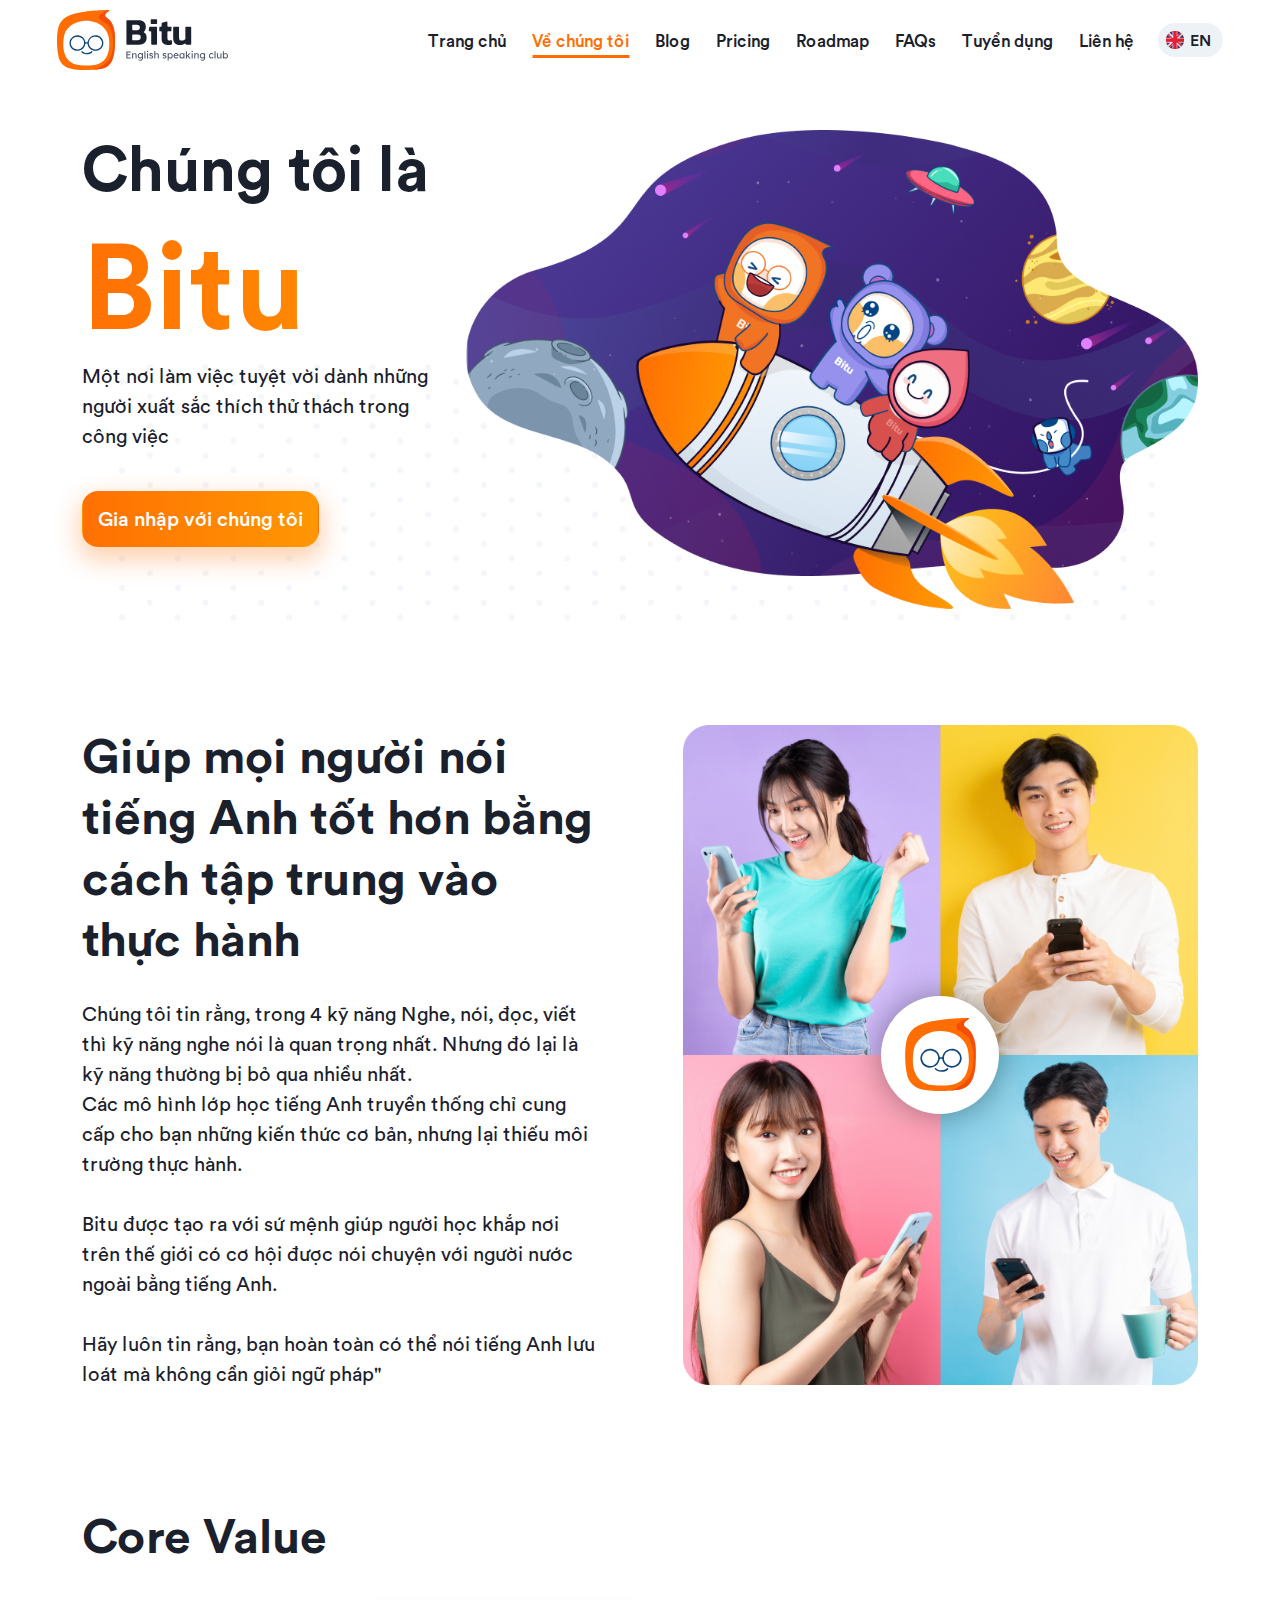
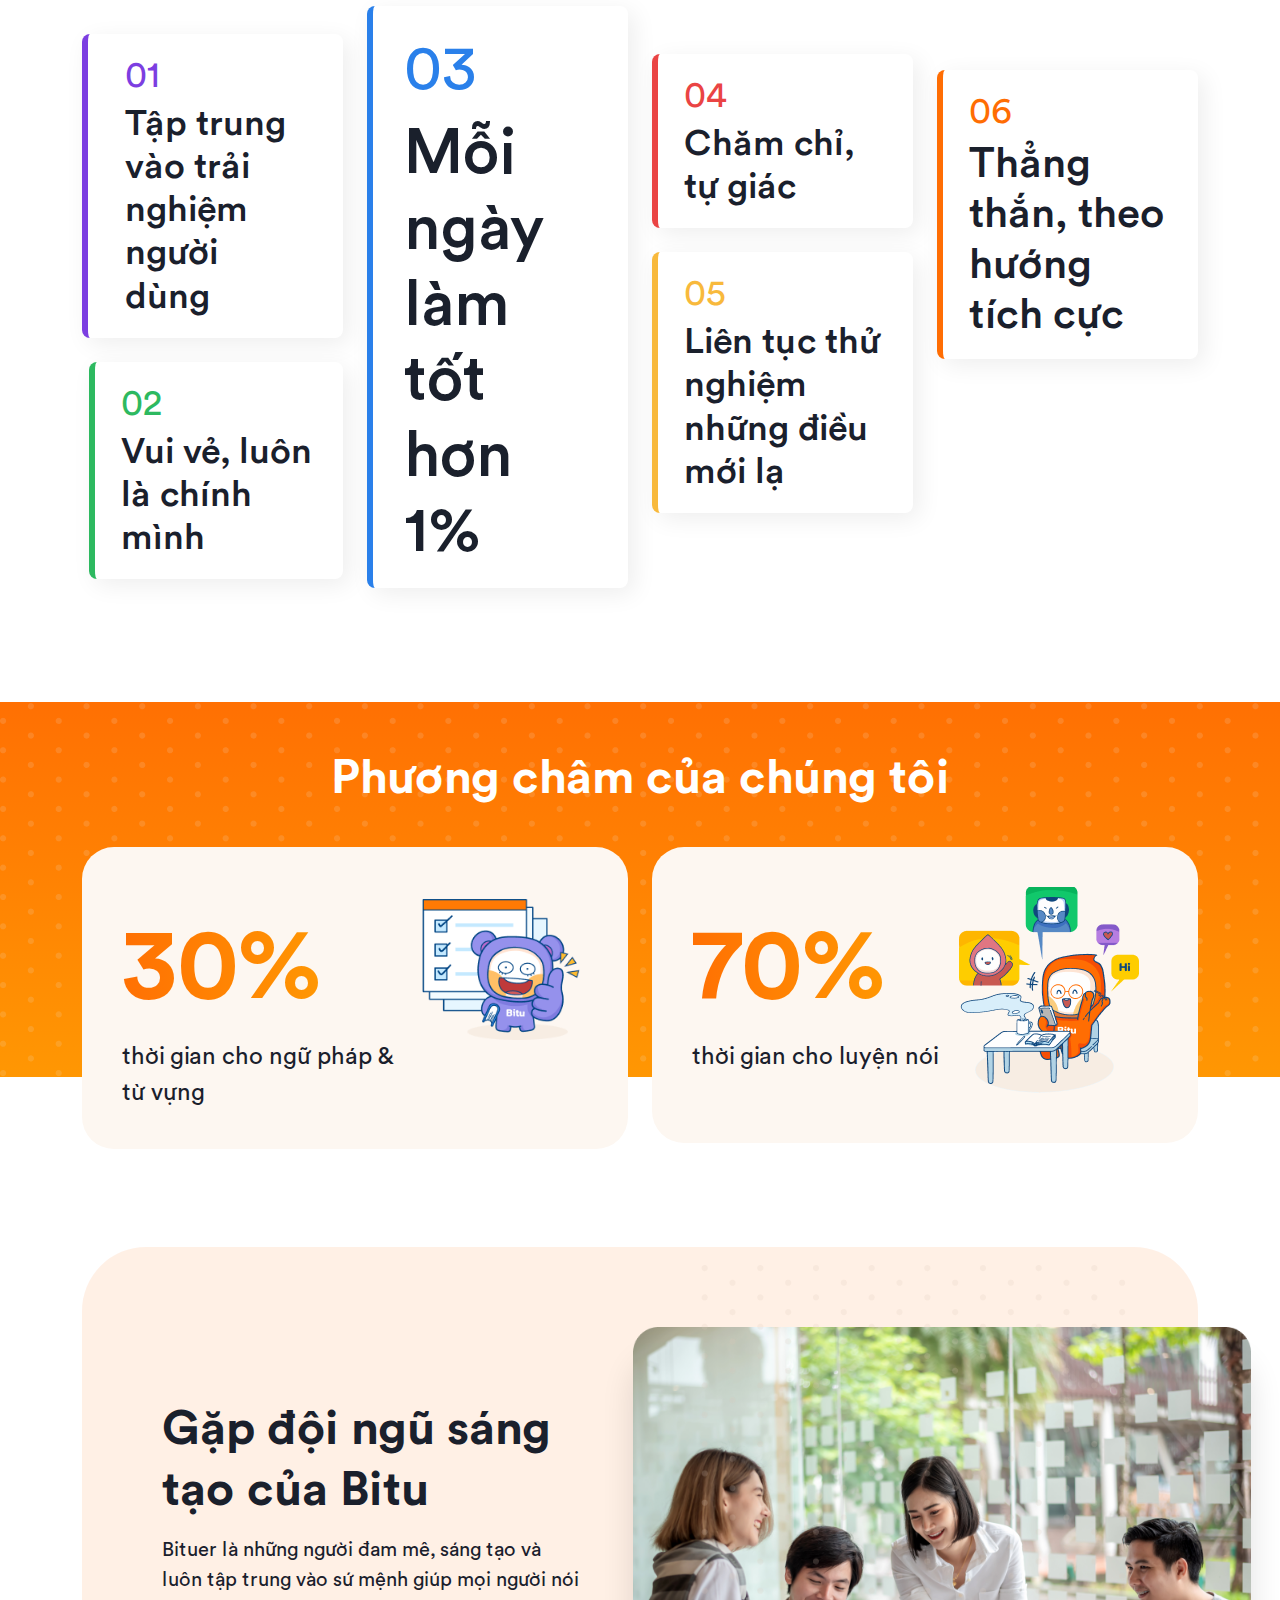
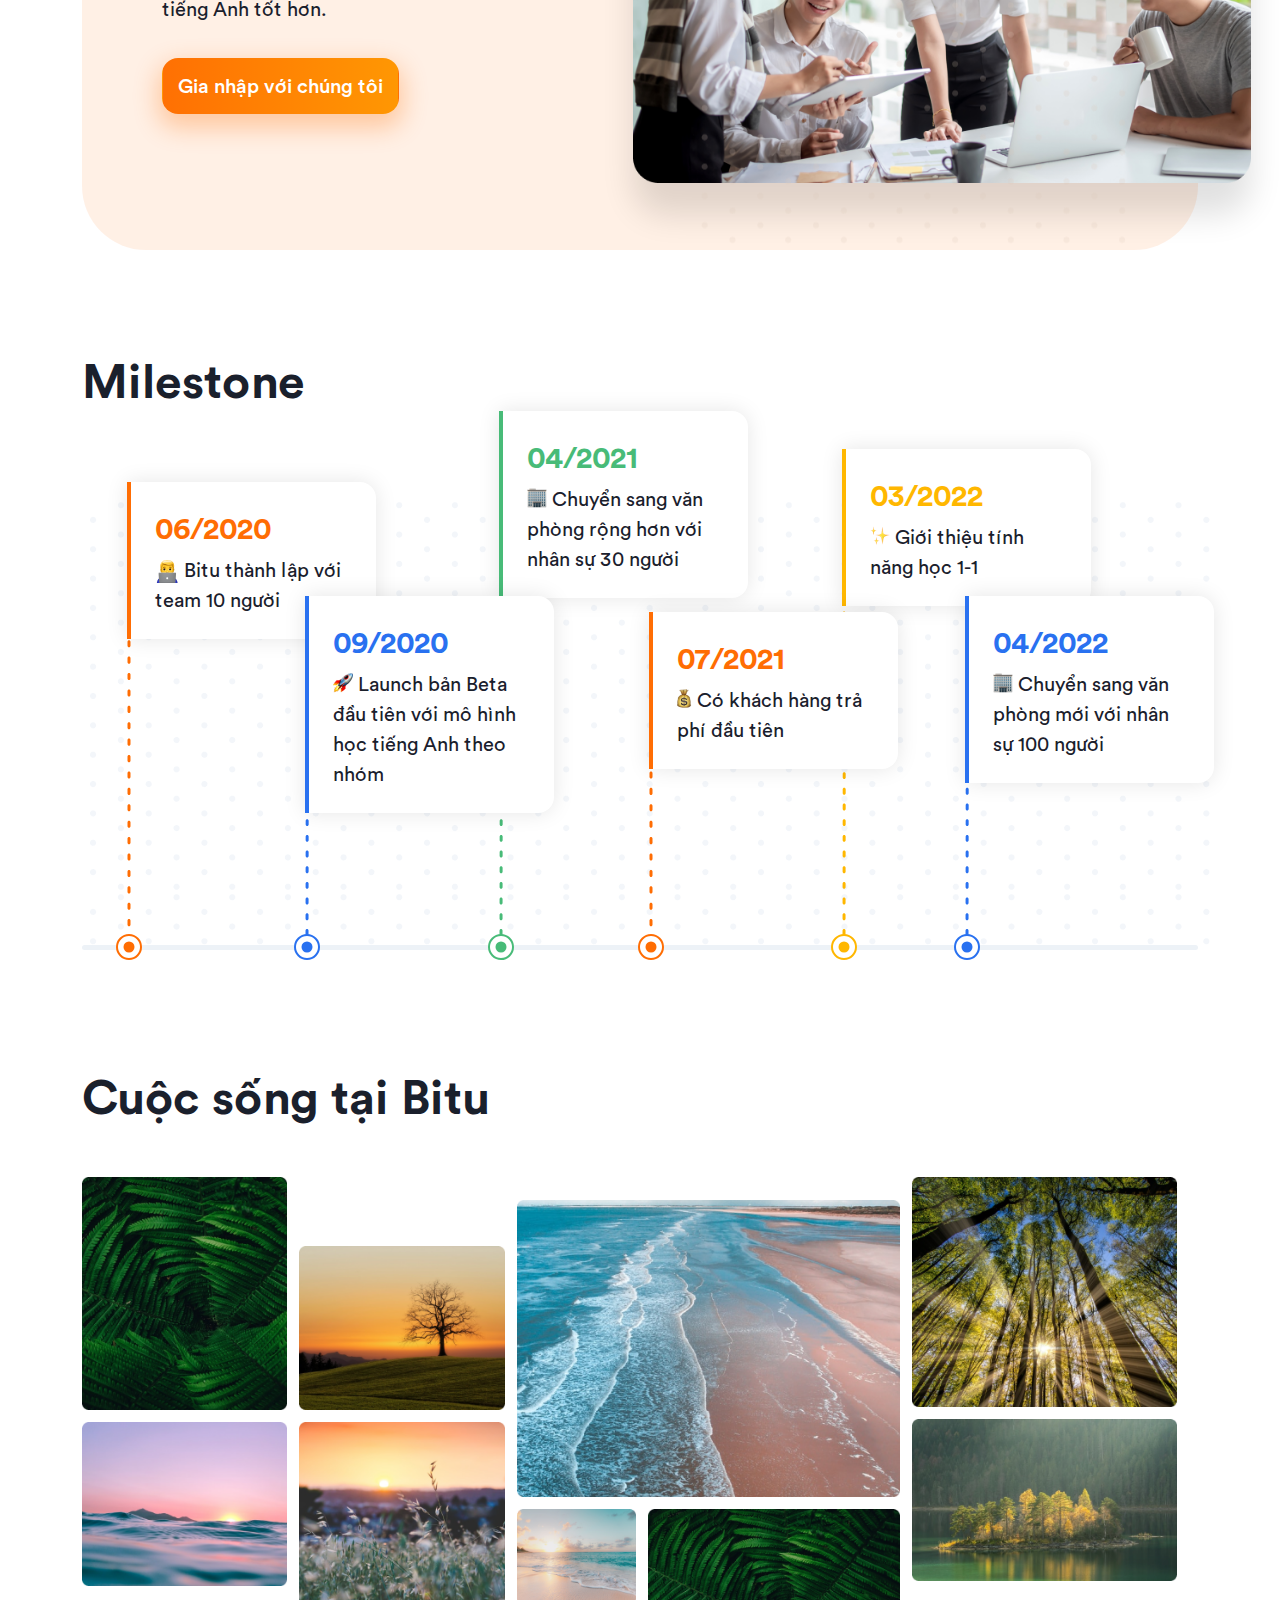
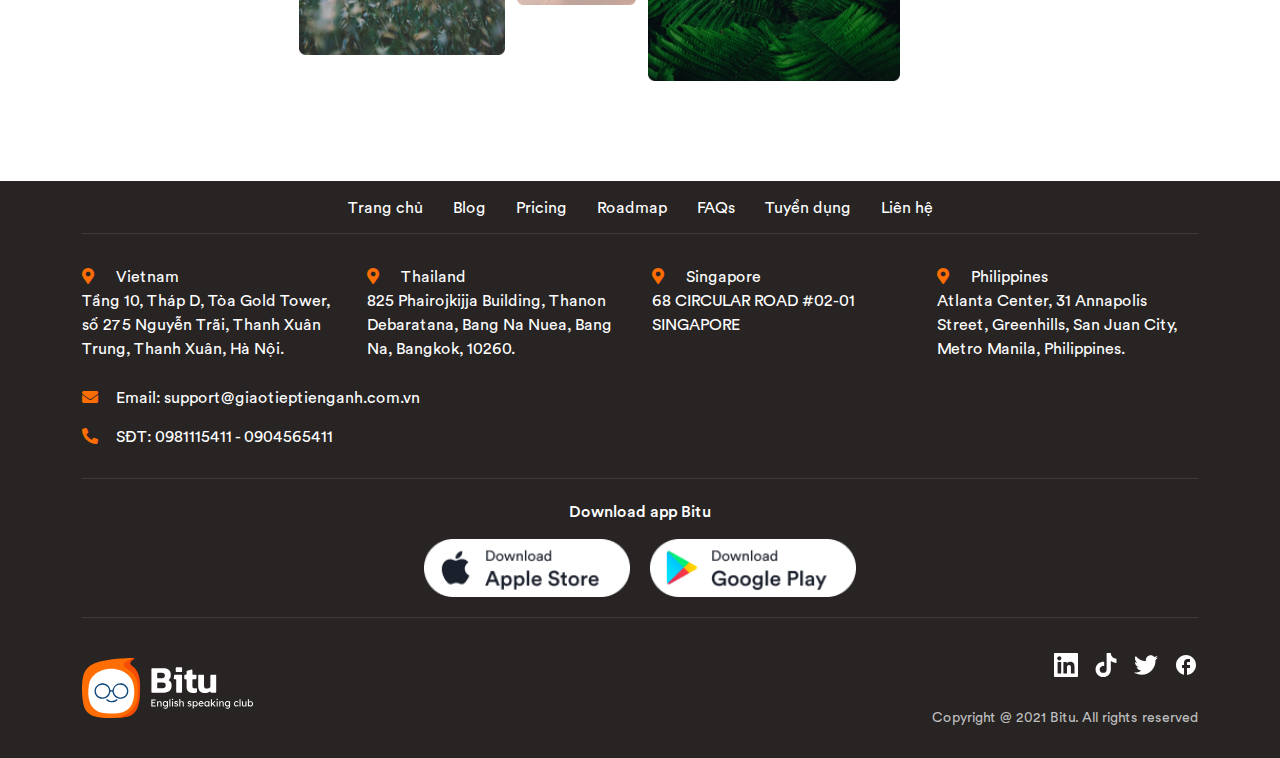
<file: about-us.html>
<!DOCTYPE html>
<html lang="vi">

<head>
  <meta charset="UTF-8">
  <title>Bitu Education</title>
  <meta name="viewport" content="width=device-width, initial-scale=1.0">
  <meta name="description" content="">
  <meta name="author" content="">
  <link data-n-head="ssr" rel="icon" type="image/x-icon" href="images/favicon.ico">

  <!-- STYLESHEET -->
  <link rel="stylesheet" type="text/css" href="css/bootstrap.min.css">
  <link rel="stylesheet" type="text/css" href="css/font-awesome-all.min.css">
  <link rel="stylesheet" type="text/css" href="css/slick.min.css">
  <link rel="stylesheet" type="text/css" href="css/main.css">
  <link rel="stylesheet" type="text/css" href="css/blog.css">
  <link rel="stylesheet" type="text/css" href="css/blog-detail.css">
  <link rel="stylesheet" type="text/css" href="css/faq.css">

  <!-- HTML5 Shim and Respond.js IE8 support of HTML5 elements and media queries-->
  <!-- WARNING: Respond.js doesn't work if you view the page via file://-->
  <!--if lt IE 9
		script(src='https://oss.maxcdn.com/html5shiv/3.7.2/html5shiv.min.js')
		script(src='https://oss.maxcdn.com/respond/1.4.2/respond.min.js')
		-->
</head>

<body>
  <header class="main-header">
    <div class="container-fluid">
      <div class="row g-0 justify-content-between align-items-center">
        <div class="col-auto col-logo">
          <a href="index.html" class="logo">
            <img src="images/logo.svg" alt="Bitu" class=" d-none d-lg-block">
            <img src="images/logo_sp.svg" alt="Bitu" class=" d-block d-lg-none">
          </a>
        </div>

        <div class="col-auto col-nav">
          <ul class="main-nav d-none d-lg-block">
            <li><a href="index.html" class="menu-item">Trang chủ</a></li>
            <li><a href="about-us.html" class="menu-item">Về chúng tôi</a></li>
            <li><a href="blog.html" class="menu-item">Blog</a></li>
            <li><a href="page-pricing.html" class="menu-item">Pricing</a></li>
            <li><a href="page-roadmap.html" class="menu-item">Roadmap</a></li>
            <li><a href="faq.html" class="menu-item">FAQs</a></li>
            <li><a href="page-recruitment.html" class="menu-item">Tuyển dụng</a></li>
            <li><a href="contact.html" class="menu-item">Liên hệ</a></li>
          </ul>

          <div class="box-language">
            <div class="dropdown">
              <a href="#" id="languageDropdown" class="dropdown-toggle" role="button" data-bs-toggle="dropdown"
                data-bs-offset="0,6" aria-expanded="false">
                <img src="images/lang_en.svg" alt="EN">
                <span>EN</span>
              </a>

              <ul class="dropdown-menu dropdown-menu-end" aria-labelledby="languageDropdown">
                <li>
                  <a class="dropdown-item" href="#">
                    <img src="images/lang_en.svg" alt="EN">
                    <span>EN</span>
                  </a>
                </li>

                <li>
                  <a class="dropdown-item" href="#">
                    <img src="images/lang_thai.svg" alt="THAI">
                    <span>THAI</span>
                  </a>
                </li>

                <li>
                  <a class="dropdown-item" href="#">
                    <img src="images/lang_vn.svg" alt="VN">
                    <span>VN</span>
                  </a>
                </li>
              </ul>
            </div>
          </div>

          <button class="btn border-0 d-block d-lg-none btn-menu" type="button" data-bs-toggle="offcanvas"
            data-bs-target="#offcanvasMenu" aria-controls="offcanvasMenu">
            <svg width="20" height="20" viewBox="0 0 20 20" fill="none" xmlns="http://www.w3.org/2000/svg">
              <path d="M1.42871 4.42871H18.5716M1.42871 10.143H18.5716M1.42871 15.8573H18.5716" stroke="#1A202C"
                stroke-width="2" stroke-linecap="round" stroke-linejoin="round" />
            </svg>
          </button>
        </div>
      </div>
    </div>
  </header>
  <!-- /END .main-header -->

  <div class="offcanvas offcanvas-end" tabindex="-1" id="offcanvasMenu">
    <div class="offcanvas-header">
      <h5 class="offcanvas-title">
        <a href="index.html" class="logo"><img src="images/logo_sp.svg" alt="Bitu"></a>
      </h5>
      <button type="button" class="btn-close text-reset" data-bs-dismiss="offcanvas" aria-label="Close"></button>
    </div>

    <div class="offcanvas-body">
      <ul class="main-nav">
        <li><a href="index.html" class="menu-item">Trang chủ</a></li>
        <li><a href="about-us.html" class="menu-item">Về chúng tôi</a></li>
        <li><a href="blog.html" class="menu-item">Blog</a></li>
        <li><a href="page-pricing.html" class="menu-item">Pricing</a></li>
        <li><a href="page-roadmap.html" class="menu-item">Roadmap</a></li>
        <li><a href="faq.html" class="menu-item">FAQs</a></li>
        <li><a href="page-recruitment.html" class="menu-item">Tuyển dụng</a></li>
        <li><a href="contact.html" class="menu-item">Liên hệ</a></li>
      </ul>
    </div>
  </div>
  <!-- /END .offcanvas -->

  <div class="con-about-intro">
    <div class="container">
      <div class="row box-intro">
        <div class="col-md-6 col-lg-5 col-xl-4">
          <h3 class="title-lg">
            Chúng tôi là
            <br class="d-inline d-sm-none">
            <span class="text-primary">Bitu</span>
          </h3>
          <p class="description">Một nơi làm việc tuyệt vời dành những người xuất sắc thích thử thách trong công việc
          </p>
          <button type="submit" class="btn btn-orange btn-advisory"><span>Gia nhập với chúng tôi</span></button>
        </div>
        <div class="col-md-6 col-lg-7 col-xl-8 ps-xl-3 box-image">
          <p class="img-intro"><img src="images/about-us/img-intro.png" alt="Chúng tôi là Bitu"></p>
        </div>
      </div>
    </div>
  </div><!-- /END .con-intro -->

  <div class="con-about-post">
    <div class="container">
      <div class="row">
        <div class="col-md-5 box-text">
          <h3 class="title-lg">Giúp mọi người nói tiếng Anh tốt hơn bằng cách tập trung vào thực hành</h3>
          <p class="txt">Chúng tôi tin rằng, trong 4 kỹ năng Nghe, nói, đọc, viết thì kỹ năng nghe nói là quan trọng
            nhất. Nhưng đó lại là kỹ năng thường bị bỏ qua nhiều nhất.
            <br />
            Các mô hình lớp học tiếng Anh truyền thống chỉ cung cấp cho bạn những kiến thức cơ bản, nhưng lại thiếu môi
            trường thực hành.
            <br /><br />
            Bitu được tạo ra với sứ mệnh giúp người học khắp nơi trên thế giới có cơ hội được nói chuyện với người nước
            ngoài bằng tiếng Anh.
            <br /><br />
            Hãy luôn tin rằng, bạn hoàn toàn có thể nói tiếng Anh lưu loát mà không cần giỏi ngữ pháp"
          </p>
        </div>
        <div class="col-md-7 box-photos">
          <div class="inner">
            <img src="images/about-us/img-peoples.png" alt="Giúp mọi người nói tiếng Anh tốt hơn">
          </div>
        </div>
      </div>
    </div>
  </div>
  <!-- /END .con-about-post -->

  <div class="con-about-core">
    <div class="container">
      <h3 class="title-lg">Core Value</h3>
      <div class="row">
        <div class="col-md-3 mt-md-4 pt-md-1">
          <div class="d-flex">
            <div class="box-value value-1">
              <p class="num"><span>01</span></p>
              <h4 class="text">Tập trung vào trải nghiệm người dùng</h4>
            </div>
          </div>

          <div class="d-flex justify-content-md-end">
            <div class="box-value value-2">
              <p class="num"><span>02</span></p>
              <h4 class="text">Vui vẻ, luôn là chính mình</h4>
            </div>
          </div>
        </div>
        <div class="col-md-3">
          <div class="d-flex">
            <div class="box-value value-3">
              <p class="num"><span>03</span></p>
              <h4 class="text">Mỗi ngày làm tốt hơn 1%</h4>
            </div>
          </div>
        </div>

        <div class="col-md-3 mt-md-5">
          <div class="d-flex">
            <div class="box-value value-4">
              <p class="num"><span>04</span></p>
              <h4 class="text">Chăm chỉ, tự giác</h4>
            </div>
          </div>

          <div class="d-flex">
            <div class="box-value value-5">
              <p class="num"><span>05</span></p>
              <h4 class="text">Liên tục thử nghiệm những điều mới lạ</h4>
            </div>
          </div>
        </div>

        <div class="col-md-3 mt-md-5 pt-md-3">
          <div class="d-flex">
            <div class="box-value value-6">
              <p class="num"><span>06</span></p>
              <h4 class="text">Thẳng thắn, theo hướng tích cực</h4>
            </div>
          </div>
        </div>
      </div>
    </div>
  </div>
  <!-- /END .con-about-core -->

  <div class="con-about-maxim">
    <div class="container">
      <h3 class="title-lg">Phương châm của chúng tôi</h3>
      <div class="row box-maxim">
        <div class="col-md-6">
          <div class="col-maxim d-flex justify-content-between">
            <p class="text">
              <strong class="text-primary">30%</strong>
              <br />
              thời gian cho ngữ pháp & từ vựng
            </p>
            <p class="img">
              <img src="images/about-us/img-time-grammar.png" alt="30% thời gian cho ngữ pháp & từ vựng">
            </p>
          </div>
        </div>

        <div class="col-md-6">
          <div class="col-maxim d-flex justify-content-between">
            <p class="text">
              <strong class="text-primary">70%</strong>
              <br />
              thời gian cho luyện nói
            </p>
            <p class="img">
              <img src="images/about-us/img-time-speak.png" alt="70% thời gian cho luyện nói">
            </p>
          </div>
        </div>
      </div>
    </div>
  </div>
  <!-- /END .con-about-maxim -->

  <div class="con-about-creative">
    <div class="container">
      <div class="box-wrapper">
        <div class="row align-items-center">
          <div class="box-text col-md-5">
            <h3 class="title-lg">Gặp đội ngũ sáng tạo của Bitu</h3>
            <p class="des">Bituer là những người đam mê, sáng tạo và luôn tập trung vào sứ mệnh giúp mọi người nói tiếng
              Anh tốt hơn.</p>
            <button type="submit" class="btn btn-orange btn-advisory"><span>Gia nhập với chúng tôi</span></button>
          </div>

          <div class="box-photo col-md-7 px-md-0">
            <p class="img"><img src="images/about-us/img-creative.png" alt="Gặp đội ngũ sáng tạo của Bitu"></p>
          </div>
        </div>
      </div>
    </div>
  </div>
  <!-- /END .con-about-creative -->

  <div class="con-about-milestone">
    <div class="container">
      <h3 class="title-lg">Milestone</h3>
      <div class="box-pc d-none d-md-block">

        <ul class="box-lines">
          <li class="box-item item-1">
            <div class="box-milestone c-orange milestone-1">
              <p class="date">06/2020</p>
              <p class="txt">
                <img src="images/about-us/ic-user.png" alt="User"><span>Bitu thành lập với team 10 người</span>
              </p>
            </div>
            <p class="circle circle-orange">&nbsp;</p>
          </li>
          <li class="box-item item-2">
            <div class="box-milestone c-blue milestone-2">
              <p class="date">09/2020</p>
              <p class="txt">
                <img src="images/about-us/ic-rocket.png" alt="Rocket"><span>Launch bản Beta đầu tiên với mô hình học
                  tiếng Anh theo nhóm</span>
              </p>
            </div>
            <p class="circle circle-blue">&nbsp;</p>
          </li>
          <li class="box-item item-3">
            <div class="box-milestone c-green milestone-3">
              <p class="date">04/2021</p>
              <p class="txt">
                <img src="images/about-us/ic-building.png" alt="Building"><span>Chuyển sang văn phòng rộng hơn với nhân
                  sự 30 người</span>
              </p>
            </div>
            <p class="circle circle-green">&nbsp;</p>
          </li>
          <li class="box-item item-4">
            <div class="box-milestone c-orange milestone-4">
              <p class="date">07/2021</p>
              <p class="txt">
                <img src="images/about-us/ic-money.png" alt="Money"><span>Có khách hàng trả phí đầu tiên</span>
              </p>
            </div>
            <p class="circle circle-orange">&nbsp;</p>
          </li>
          <li class="box-item item-5">
            <div class="box-milestone c-yellow milestone-5">
              <p class="date">03/2022</p>
              <p class="txt">
                <img src="images/about-us/ic-star.png" alt="Star"><span>Giới thiệu tính năng học 1-1</span>
              </p>
            </div>
            <p class="circle circle-yellow">&nbsp;</p>
          </li>
          <li class="box-item item-6">
            <div class="box-milestone c-blue milestone-6">
              <p class="date">04/2022</p>
              <p class="txt">
                <img src="images/about-us/ic-building.png" alt="Building"><span>Chuyển sang văn phòng mới với nhân sự
                  100 người</span>
              </p>
            </div>
            <p class="circle circle-blue">&nbsp;</p>
          </li>
        </ul>
      </div>
      <div class="box-mobile d-block d-md-none">
        <div class="box-slider">
          <div class="slide-item">
            <div class="box-milestone c-orange">
              <p class="date">06/2020</p>
              <p class="txt">
                <img src="images/about-us/ic-user.png" alt="user"><span>Bitu thành lập với team 10 người</span>
              </p>
            </div>
          </div>
          <div class="slide-item">
            <div class="box-milestone c-blue">
              <p class="date">09/2020</p>
              <p class="txt">
                <img src="images/about-us/ic-rocket.png" alt="Rocket"><span>Launch bản Beta đầu tiên với mô hình học
                  tiếng Anh theo nhóm</span>
              </p>
            </div>
          </div>
          <div class="slide-item">
            <div class="box-milestone c-green">
              <p class="date">04/2021</p>
              <p class="txt">
                <img src="images/about-us/ic-building.png" alt="Building"><span>Chuyển sang văn phòng rộng hơn với nhân
                  sự 30 người</span>
              </p>
            </div>
          </div>
          <div class="slide-item">
            <div class="box-milestone c-orange">
              <p class="date">07/2021</p>
              <p class="txt">
                <img src="images/about-us/ic-money.png" alt="Money"><span>Có khách hàng trả phí đầu tiên</span>
              </p>
            </div>
          </div>
          <div class="slide-item">
            <div class="box-milestone c-yellow">
              <p class="date">03/2022</p>
              <p class="txt">
                <img src="images/about-us/ic-star.png" alt="Star"><span>Giới thiệu tính năng học 1-1</span>
              </p>
            </div>
          </div>
          <div class="slide-item">
            <div class="box-milestone c-blue">
              <p class="date">04/2022</p>
              <p class="txt">
                <img src="images/about-us/ic-building.png" alt="Building"><span>Chuyển sang văn phòng mới với nhân sự
                  100 người</span>
              </p>
            </div>
          </div>
        </div>
      </div>

    </div>
  </div>
  <!-- /END .con-about-milestone -->

  <div class="con-about-life">
    <div class="container">
      <h3 class="title-lg">Cuộc sống tại Bitu</h3>
      <div class="box-pc d-none d-md-block">
        <div class="row">
          <div class="col col-1">
            <div class="row align-items-end">
              <div class="col-md-6">
                <img src="images/about-us/img-life-1.png" alt="image 1">
              </div>
              <div class="col-md-6">
                <img src="images/about-us/img-life-2.png" alt="image 2">
              </div>
            </div>
            <div class="row mt-12 align-items-start">
              <div class="col-md-6">
                <img src="images/about-us/img-life-3.png" alt="image 3">
              </div>
              <div class="col-md-6">
                <img src="images/about-us/img-life-4.png" alt="image 4">
              </div>
            </div>
          </div>
          <div class="col col-2 mt-23">
            <div class="row">
              <div class="col-md-12">
                <img src="images/about-us/img-life-5.png" alt="image 5">
              </div>
            </div>
            <div class="row mt-12 align-items-start">
              <div class="col-md-4">
                <img src="images/about-us/img-life-6.png" alt="image 6">
              </div>
              <div class="col-md-8">
                <img src="images/about-us/img-life-7.png" alt="image 7">
              </div>
            </div>
          </div>
          <div class="col col-3">
            <div class="row">
              <div class="col-md-12">
                <img src="images/about-us/img-life-8.png" alt="image 8">
              </div>
            </div>
            <div class="row mt-12">
              <div class="col-md-12">
                <img src="images/about-us/img-life-9.png" alt="image 9">
              </div>
            </div>
          </div>
        </div>
      </div>
      <div class="box-mobile d-block d-md-none">
        <div class="box-slider">
          <div class="slide-item">
            <img src="images/about-us/img-life-peoples.png" alt="Cuộc sống tại Bitu">
          </div>
          <div class="slide-item">
            <img src="images/about-us/img-life-peoples.png" alt="Cuộc sống tại Bitu">
          </div>
          <div class="slide-item">
            <img src="images/about-us/img-life-peoples.png" alt="Cuộc sống tại Bitu">
          </div>
        </div>
      </div>
    </div>
  </div><!-- /END .con-about-life -->

  <footer class="main-footer">
    <div class="container">
      <ul class="footer-nav nav justify-content-center">
        <li class="nav-item"><a class="nav-link" href="index.html">Trang chủ</a></li>
        <li class="nav-item"><a class="nav-link" href="blog.html">Blog</a></li>
        <li class="nav-item"><a class="nav-link" href="page-pricing.html">Pricing</a></li>
        <li class="nav-item"><a class="nav-link" href="page-roadmap.html">Roadmap</a></li>
        <li class="nav-item"><a class="nav-link" href="faq.html">FAQs</a></li>
        <li class="nav-item"><a class="nav-link" href="page-recruitment.html">Tuyển dụng</a></li>
        <li class="nav-item"><a class="nav-link" href="contact.html">Liên hệ</a></li>
      </ul>

      <div class="footer-main">
        <div class="footer-logo-sp d-block d-md-none">
          <a href="#" class="footer-logo over">
            <img src="images/logo_sp_white.png" alt="Bitu">
          </a>
        </div>
        <div class="footer-contact">
          <div class="footer-address row">
            <div class="col-md-3">
              <p class="item-icon-text">
                <i class="fas fa-map-marker-alt ic"></i>
                <span class="text">
                  Vietnam
                  <br />
                  <a href="https://goo.gl/maps/AvHyC8ocqMGf6n2H7" target="_blank">
                    Tầng 10, Tháp D, Tòa Gold Tower, số 275 Nguyễn Trãi, Thanh Xuân Trung, Thanh Xuân, Hà Nội.
                  </a>
                </span>
              </p>
            </div>

            <div class="col-md-3">
              <p class="item-icon-text">
                <i class="fas fa-map-marker-alt ic"></i>
                <span class="text">
                  Thailand
                  <br />
                  <a href="https://goo.gl/maps/ZjHN69yZtWQy2LPx9" target="_blank">
                    825 Phairojkijja Building, Thanon Debaratana, Bang Na Nuea, Bang Na, Bangkok, 10260.
                  </a>
                </span>
              </p>
            </div>

            <div class="col-md-3">
              <p class="item-icon-text">
                <i class="fas fa-map-marker-alt ic"></i>
                <span class="text">
                  Singapore
                  <br />
                  <a href="https://goo.gl/maps/2mgr3NPL3zs6zV1e7" target="_blank">
                    68 CIRCULAR ROAD #02-01 SINGAPORE
                  </a>
                </span>
              </p>
            </div>

            <div class="col-md-3">
              <p class="item-icon-text">
                <i class="fas fa-map-marker-alt ic"></i>
                <span class="text">
                  Philippines
                  <br />
                  <a href="https://goo.gl/maps/2nDTZwoUfS4ioMSr7" target="_blank">
                    Atlanta Center, 31 Annapolis Street, Greenhills, San Juan City, Metro Manila, Philippines.
                  </a>
                </span>
              </p>
            </div>
          </div>

        </div>

        <div class="footer-email">
          <p class="item-icon-text">
            <i class="fas fa-envelope ic"></i>
            <span class="text">
              <a href="mailTo:support@giaotieptienganh.com.vn">Email: support@giaotieptienganh.com.vn</a>
            </span>
          </p>
          <p class="item-icon-text">
            <i class="fas fa-phone-alt ic"></i>
            <span class="text">
              SĐT: <a href="tel:0981115411">0981115411</a> - <a href="tel:0904565411">0904565411</a>
            </span>
          </p>
        </div>

        <div class="footer-download-wrapper">
          <div class="footer-download">
            <p class="text-center">Download app Bitu</p>
            <ul class="row g-0 align-items-center">
              <li class="col-6">
                <a class="over" href="#"><img src="images/img_download_ios.png" alt="download Apple Store"
                    class="w-100"></a>
              </li>
              <li class="col-6">
                <a class="over" href="#"><img src="images/img_download_android.png" alt="download Google Play"
                    class="w-100"></a>
              </li>
            </ul>
          </div>
        </div>

        <div class="footer-copyright">
          <div class="row align-items-center">
            <div class="col-md-6 d-none d-md-block">
              <a href="#" class="footer-logo over">
                <img src="images/logo_white.svg" alt="Bitu" class="d-none d-md-inline-block">
                <img src="images/logo_sp_white.png" alt="Bitu" class="d-inline-block d-md-none">
              </a>
            </div>

            <div class="col-md-6 col-social">
              <div class="footer-social">
                <a href="#" target="_blank">
                  <svg width="24" height="24" viewBox="0 0 24 24" xmlns="http://www.w3.org/2000/svg">
                    <path
                      d="M23 0H1C0.4 0 0 0.4 0 1V23C0 23.6 0.4 24 1 24H23C23.6 24 24 23.6 24 23V1C24 0.4 23.6 0 23 0ZM7.1 20.5H3.6V9H7.2V20.5H7.1ZM5.3 7.4C4.2 7.4 3.2 6.5 3.2 5.3C3.2 4.2 4.1 3.2 5.3 3.2C6.4 3.2 7.4 4.1 7.4 5.3C7.4 6.5 6.5 7.4 5.3 7.4ZM20.5 20.5H16.9V14.9C16.9 13.6 16.9 11.9 15.1 11.9C13.2 11.9 13 13.3 13 14.8V20.5H9.4V9H12.8V10.6C13.3 9.7 14.4 8.8 16.2 8.8C19.8 8.8 20.5 11.2 20.5 14.3V20.5Z"
                      fill="currentColor" />
                  </svg>
                </a>
                <a href="#" target="_blank">
                  <svg width="24" height="24" viewBox="0 0 24 24" xmlns="http://www.w3.org/2000/svg">
                    <path fill="currentColor"
                      d="M10.1891 8.937V13.059C9.66997 12.9221 9.12673 12.9034 8.59942 13.0044C8.07211 13.1054 7.57419 13.3234 7.14234 13.6424C6.7105 13.9613 6.35575 14.3732 6.10423 14.8475C5.85272 15.3218 5.71086 15.8466 5.6891 16.383C5.65937 16.8449 5.72887 17.3078 5.89293 17.7405C6.057 18.1733 6.31182 18.5659 6.64027 18.892C6.96872 19.2181 7.36318 19.4701 7.79713 19.631C8.23108 19.7919 8.69446 19.8581 9.1561 19.825C9.62242 19.8608 10.0909 19.7949 10.5293 19.6319C10.9677 19.4689 11.3654 19.2126 11.6951 18.8809C12.0247 18.5491 12.2784 18.1498 12.4387 17.7104C12.5989 17.271 12.6618 16.8021 12.6231 16.336V0H16.7001C17.3931 4.315 19.5511 5.316 22.4401 5.778V9.913C20.438 9.74881 18.5067 9.09645 16.8151 8.013V16.18C16.8151 19.88 14.6251 24 9.1881 24C8.16806 23.9955 7.15918 23.7875 6.22058 23.3881C5.28199 22.9886 4.43258 22.4059 3.72213 21.6739C3.01168 20.942 2.4545 20.0755 2.08325 19.1254C1.712 18.1754 1.53414 17.1607 1.5601 16.141C1.59241 15.0794 1.84936 14.0366 2.31401 13.0815C2.77866 12.1265 3.44047 11.2807 4.2558 10.6C5.07114 9.9193 6.02148 9.41915 7.0442 9.1325C8.06691 8.84586 9.13876 8.77923 10.1891 8.937Z"
                      fill="white" />
                  </svg>
                </a>
                <a href="#" target="_blank">
                  <svg width="24" height="24" viewBox="0 0 24 24" xmlns="http://www.w3.org/2000/svg">
                    <path
                      d="M24 4.60078C23.1 5.00078 22.2 5.30078 21.2 5.40078C22.2 4.80078 23 3.80078 23.4 2.70078C22.4 3.30078 21.4 3.70078 20.3 3.90078C19.4 2.90078 18.1 2.30078 16.7 2.30078C14 2.30078 11.8 4.50078 11.8 7.20078C11.8 7.60078 11.8 8.00078 11.9 8.30078C7.7 8.10078 4.1 6.10078 1.7 3.10078C1.2 3.90078 1 4.70078 1 5.60078C1 7.30078 1.9 8.80078 3.2 9.70078C2.4 9.70078 1.6 9.50078 1 9.10078C1 9.10078 1 9.10078 1 9.20078C1 11.6008 2.7 13.6008 4.9 14.0008C4.5 14.1008 4.1 14.2008 3.6 14.2008C3.3 14.2008 3 14.2008 2.7 14.1008C3.3 16.1008 5.1 17.5008 7.3 17.5008C5.6 18.8008 3.5 19.6008 1.2 19.6008C0.8 19.6008 0.4 19.6008 0 19.5008C2.2 20.9008 4.8 21.7008 7.5 21.7008C16.6 21.7008 21.5 14.2008 21.5 7.70078C21.5 7.50078 21.5 7.30078 21.5 7.10078C22.5 6.40078 23.3 5.50078 24 4.60078Z"
                      fill="currentColor" />
                  </svg>
                </a>
                <a href="https://www.facebook.com/BituEnglish" target="_blank">
                  <svg width="24" height="24" viewBox="0 0 24 24" xmlns="http://www.w3.org/2000/svg">
                    <path
                      d="M22 12C22 6.48 17.52 2 12 2C6.48 2 2 6.48 2 12C2 16.84 5.44 20.87 10 21.8V15H8V12H10V9.5C10 7.57 11.57 6 13.5 6H16V9H14C13.45 9 13 9.45 13 10V12H16V15H13V21.95C18.05 21.45 22 17.19 22 12Z"
                      fill="currentColor" />
                  </svg>
                </a>
              </div>

              <div class="txt-copyright m-0">
                <p>Copyright @ 2021 Bitu. All rights reserved</p>
              </div>
            </div>

          </div>
        </div>

      </div>
    </div>
  </footer>
  <!-- /.main-footer -->

  <!-- JAVASCRIPT-->
  <script src="js/jquery-3.3.1.min.js"></script>
  <script src="js/popper.min.js"></script>
  <script src="js/bootstrap.min.js"></script>
  <script src="js/slick.min.js"></script>
  <script src="js/jquery.magnific-popup.min.js"></script>
  <script src="js/main.js"></script>

  <script>
    /* -----------------------------------------------------------
      Milestone slider
      ----------------------------------------------------------- */
    $(function () {
      let milestoneSlider = $('.con-about-milestone .box-mobile .box-slider');
      milestoneSlider.slick({
        speed: 600,
        autoplaySpeed: 6000,
        autoplay: true,
        infinite: true,
        swipe: true,
        fade: false,
        dots: false,
        arrows: false,
        slidesToShow: 2,
        slidesToScroll: 1
      });

      let maxH = 0;

      const setHeight = () => {
        let item = milestoneSlider.find('.slide-item');
        for (let i = 0; i < item.length; i++) {
          let h = item[i].clientHeight;
          if (h > maxH) maxH = h;
        }
        if (maxH > 100) {
          item.css('height', maxH);
        }
        // console.log(maxH)
      }
      setHeight();

      window.resize(() => {
        setHeight();
      });
    });

    /* -----------------------------------------------------------
    Life slider
    ----------------------------------------------------------- */
    $(function () {
      $('.con-about-life .box-mobile .box-slider').slick({
        speed: 600,
        autoplaySpeed: 6000,
        autoplay: true,
        infinite: true,
        swipe: true,
        fade: false,
        dots: false,
        arrows: false,
        slidesToShow: 1,
        slidesToScroll: 1
      });
    });

  </script>
</body>

</html>
</file>
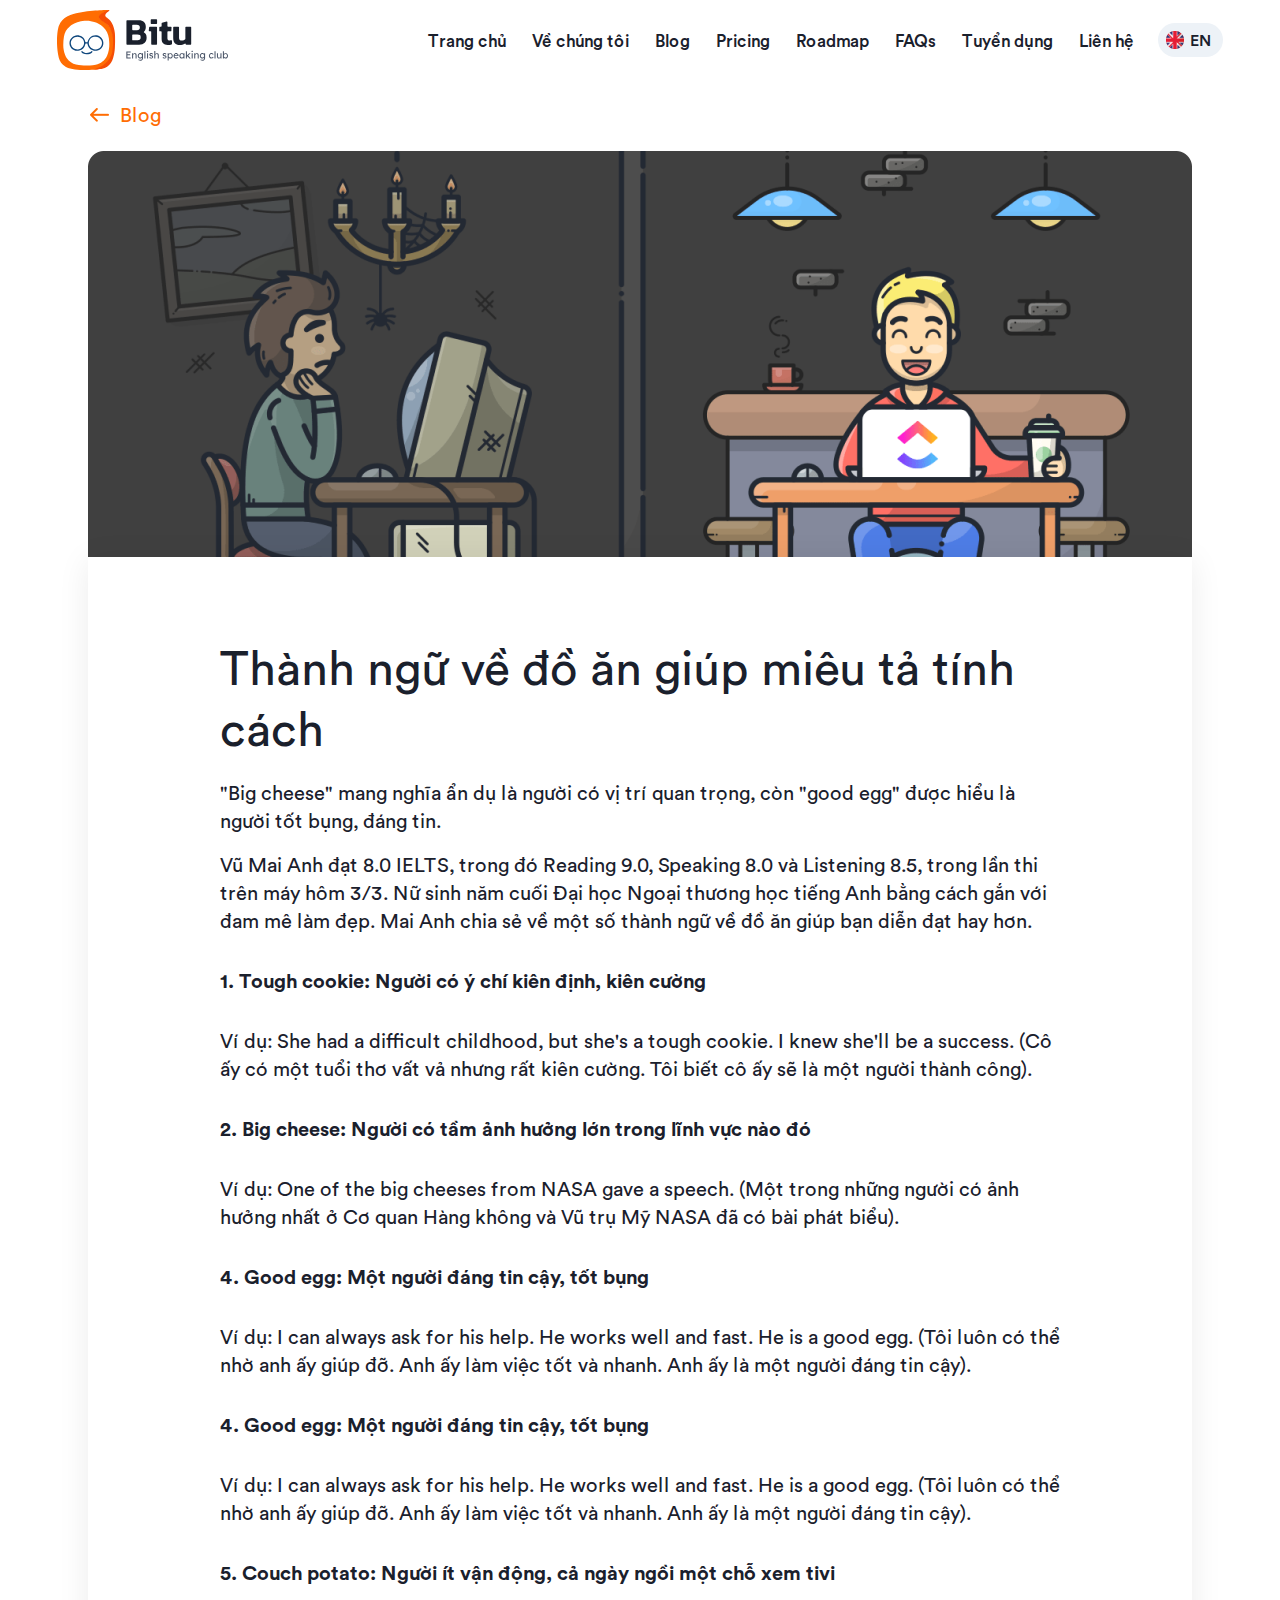
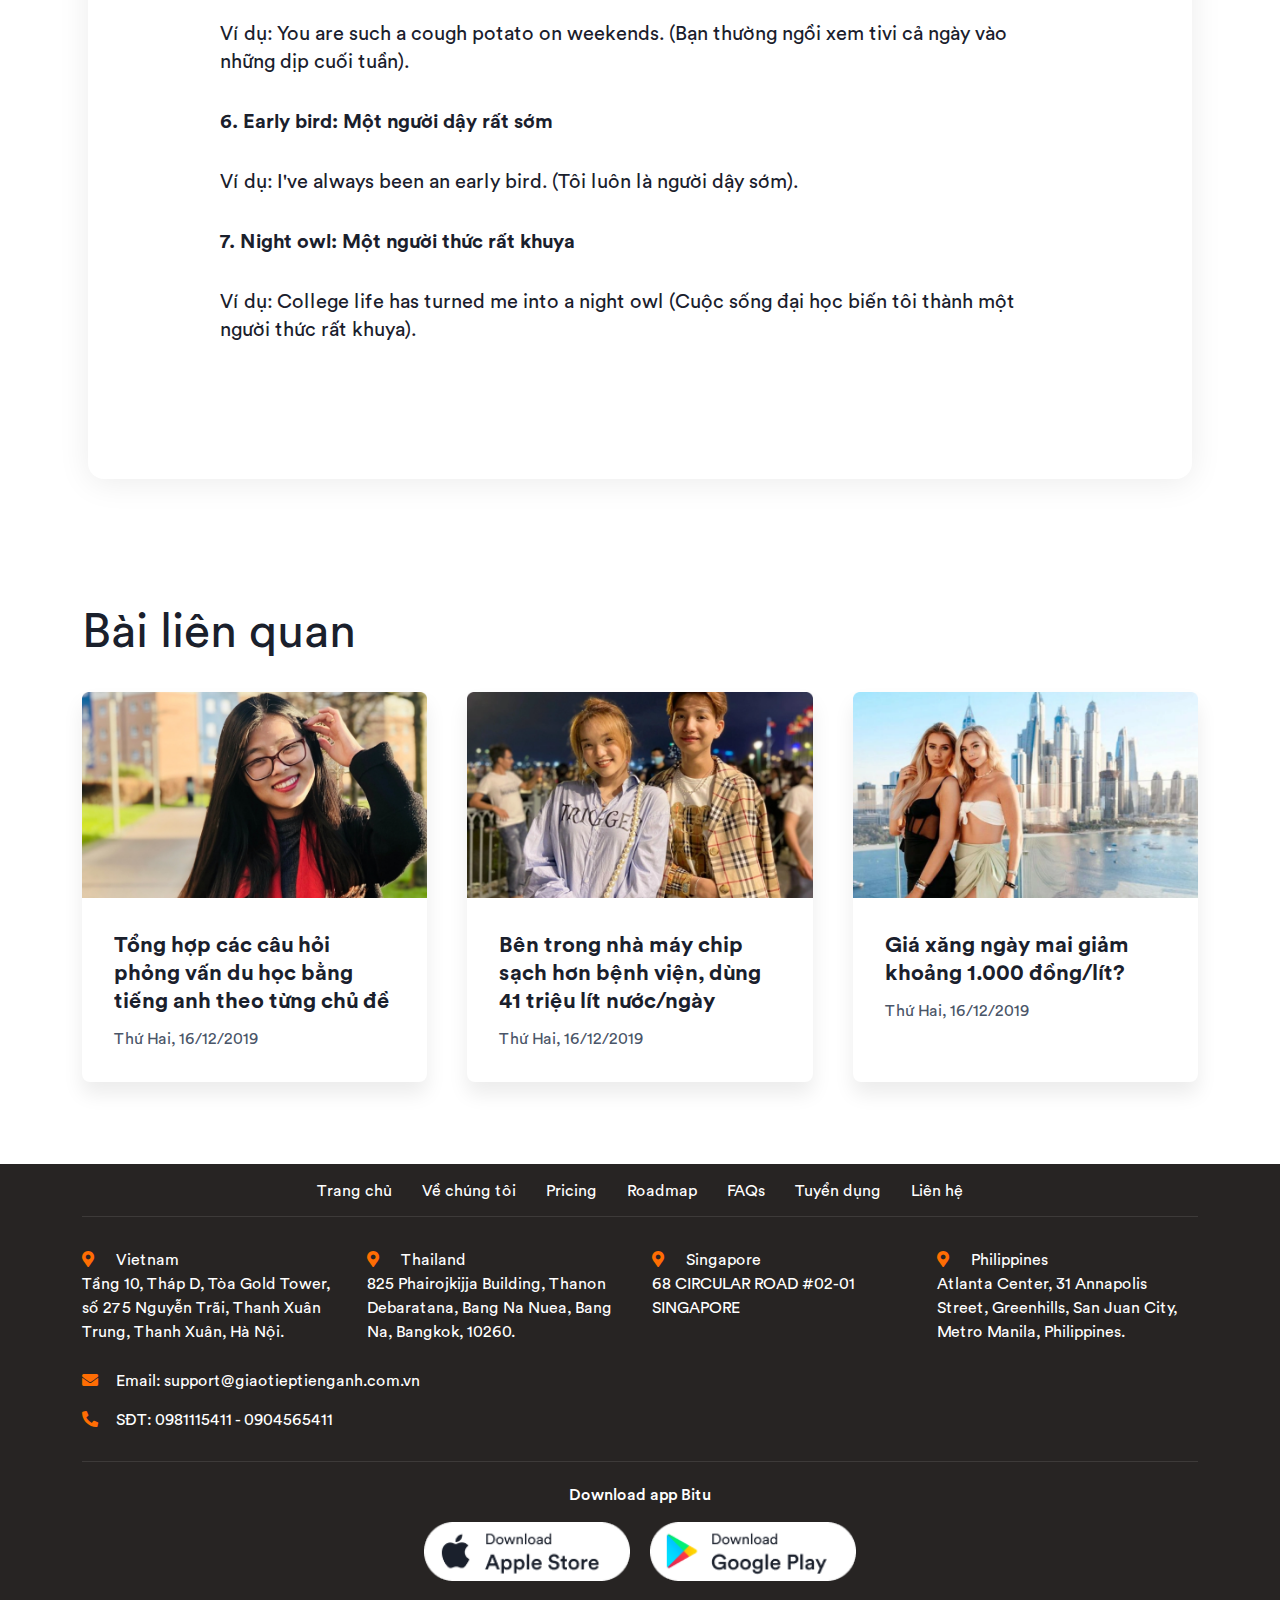
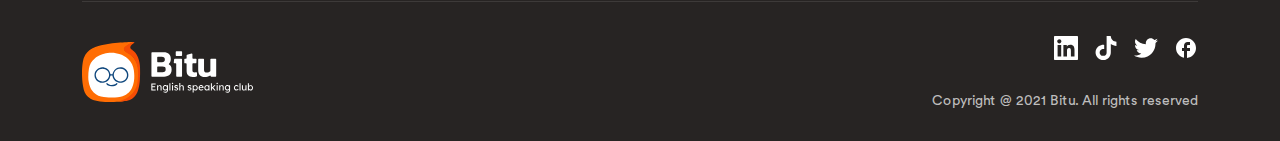
<file: blog-detail.html>
<!DOCTYPE html>
<html lang="vi">

<head>
	<meta charset="UTF-8">
	<title>Bitu Education</title>
	<meta name="viewport" content="width=device-width, initial-scale=1.0">
	<meta name="description" content="">
	<meta name="author" content="">
	<link data-n-head="ssr" rel="icon" type="image/x-icon" href="images/favicon.ico">

	<!-- STYLESHEET -->
	<link rel="stylesheet" type="text/css" href="css/bootstrap.min.css">
	<link rel="stylesheet" type="text/css" href="css/font-awesome-all.min.css">
	<link rel="stylesheet" type="text/css" href="css/slick.min.css">
	<link rel="stylesheet" type="text/css" href="css/main.css">
	<link rel="stylesheet" type="text/css" href="css/blog.css">
	<link rel="stylesheet" type="text/css" href="css/blog-detail.css">
	<link rel="stylesheet" type="text/css" href="css/faq.css">
	<link rel="stylesheet" type="text/css" href="css/contact.css">

	<!-- HTML5 Shim and Respond.js IE8 support of HTML5 elements and media queries-->
	<!-- WARNING: Respond.js doesn't work if you view the page via file://-->
	<!--if lt IE 9
		script(src='https://oss.maxcdn.com/html5shiv/3.7.2/html5shiv.min.js')
		script(src='https://oss.maxcdn.com/respond/1.4.2/respond.min.js')
		-->
</head>

<body>
	<header class="main-header">
		<div class="container-fluid">
			<div class="row g-0 justify-content-between align-items-center">
				<div class="col-auto col-logo">
					<a href="index.html" class="logo">
						<img src="images/logo.svg" alt="Bitu" class=" d-none d-lg-block">
						<img src="images/logo_sp.svg" alt="Bitu" class=" d-block d-lg-none">
					</a>
				</div>

				<div class="col-auto col-nav">
					<ul class="main-nav d-none d-lg-block">
						<li><a href="index.html" class="menu-item">Trang chủ</a></li>
						<li><a href="about-us.html" class="menu-item">Về chúng tôi</a></li>
						<li><a href="blog.html" class="menu-item">Blog</a></li>
						<li><a href="page-pricing.html" class="menu-item">Pricing</a></li>
						<li><a href="page-roadmap.html" class="menu-item">Roadmap</a></li>
						<li><a href="faq.html" class="menu-item">FAQs</a></li>
						<li><a href="page-recruitment.html" class="menu-item">Tuyển dụng</a></li>
						<li><a href="contact.html" class="menu-item">Liên hệ</a></li>
					</ul>

					<div class="box-language">
						<div class="dropdown">
							<a href="#" id="languageDropdown" class="dropdown-toggle" role="button" data-bs-toggle="dropdown"
								data-bs-offset="0,6" aria-expanded="false">
								<img src="images/lang_en.svg" alt="EN">
								<span>EN</span>
							</a>

							<ul class="dropdown-menu dropdown-menu-end" aria-labelledby="languageDropdown">
								<li>
									<a class="dropdown-item" href="#">
										<img src="images/lang_en.svg" alt="EN">
										<span>EN</span>
									</a>
								</li>

								<li>
									<a class="dropdown-item" href="#">
										<img src="images/lang_thai.svg" alt="THAI">
										<span>THAI</span>
									</a>
								</li>

								<li>
									<a class="dropdown-item" href="#">
										<img src="images/lang_vn.svg" alt="VN">
										<span>VN</span>
									</a>
								</li>
							</ul>
						</div>
					</div>

					<button class="btn border-0 d-block d-lg-none btn-menu" type="button" data-bs-toggle="offcanvas"
						data-bs-target="#offcanvasMenu" aria-controls="offcanvasMenu">
						<svg width="20" height="20" viewBox="0 0 20 20" fill="none" xmlns="http://www.w3.org/2000/svg">
							<path d="M1.42871 4.42871H18.5716M1.42871 10.143H18.5716M1.42871 15.8573H18.5716" stroke="#1A202C"
								stroke-width="2" stroke-linecap="round" stroke-linejoin="round" />
						</svg>
					</button>
				</div>
			</div>
		</div>
	</header>
	<!-- /END .main-header -->

  <div class="offcanvas offcanvas-end" tabindex="-1" id="offcanvasMenu">
    <div class="offcanvas-header">
      <h5 class="offcanvas-title">
        <a href="index.html" class="logo"><img src="images/logo_sp.svg" alt="Bitu"></a>
      </h5>
      <button type="button" class="btn-close text-reset" data-bs-dismiss="offcanvas" aria-label="Close"></button>
    </div>

    <div class="offcanvas-body">
      <ul class="main-nav">
        <li><a href="index.html" class="menu-item">Trang chủ</a></li>
        <li><a href="about-us.html" class="menu-item">Về chúng tôi</a></li>
        <li><a href="blog.html" class="menu-item">Blog</a></li>
        <li><a href="page-pricing.html" class="menu-item">Pricing</a></li>
        <li><a href="page-roadmap.html" class="menu-item">Roadmap</a></li>
        <li><a href="faq.html" class="menu-item">FAQs</a></li>
        <li><a href="page-recruitment.html" class="menu-item">Tuyển dụng</a></li>
        <li><a href="contact.html" class="menu-item">Liên hệ</a></li>
      </ul>
    </div>
  </div>
  <!-- /END .offcanvas -->

	<div class="blog-wrapper">
		<div class="background"></div>
		<div class="main-body">
			<!-- start blog detail -->
			<div class="container">
				<div class="con-content-detail">
					<a class="detail-title-wrapper" href="./blog.html">
						<img src="images/blog-detail/ic_back.png" />
						<h2 class="title">Blog</h2>
					</a>
					<div class="detail-image">
						<img src="images/blog-detail/detail-image.png" alt="">
					</div>

					<div class="detail-blog">
						<div class="main-detail">
							<h2 class="blog-title">Thành ngữ về đồ ăn giúp miêu tả tính cách</h2>
							<div class="blog-content">
								<p class="line-content">
									"Big cheese" mang nghĩa ẩn dụ là người có vị trí quan trọng,
									còn "good egg" được hiểu là người tốt bụng, đáng tin.
								</p>
								<p class="line-content">
									Vũ Mai Anh đạt 8.0 IELTS, trong đó Reading 9.0, Speaking 8.0 và Listening 8.5, trong lần thi trên máy
									hôm 3/3.
									Nữ sinh năm cuối Đại học Ngoại thương học tiếng
									Anh bằng cách gắn với đam mê làm đẹp.
									Mai Anh chia sẻ về một số thành ngữ về đồ ăn giúp bạn diễn đạt hay hơn.
								</p>

								<p class="line-content line-title">1. Tough cookie: Người có ý chí kiên định, kiên cường</p>
								<p class="line-content"> Ví dụ: She had a difficult childhood, but she's a tough cookie. I knew she'll
									be a success. (Cô ấy có một tuổi thơ vất vả nhưng rất kiên cường.
									Tôi biết cô ấy sẽ là một người thành công).</p>

								<p class="line-content line-title">2. Big cheese: Người có tầm ảnh hưởng lớn trong lĩnh vực nào đó</p>
								<p class="line-content"> Ví dụ: One of the big cheeses from NASA gave a speech.
									(Một trong những người có ảnh hưởng nhất ở Cơ quan Hàng không và Vũ trụ Mỹ NASA đã có bài phát biểu).
								</p>

								<p class="line-content line-title">4. Good egg: Một người đáng tin cậy, tốt bụng</p>
								<p class="line-content"> Ví dụ: I can always ask for his help. He works well and fast. He is a good egg.
									(Tôi luôn có thể nhờ anh ấy giúp đỡ. Anh ấy làm việc tốt và nhanh.
									Anh ấy là một người đáng tin cậy).</p>

								<p class="line-content line-title">4. Good egg: Một người đáng tin cậy, tốt bụng</p>
								<p class="line-content"> Ví dụ: I can always ask for his help. He works well and fast. He is a good egg.
									(Tôi luôn có thể nhờ anh ấy giúp đỡ. Anh ấy làm việc tốt và nhanh.
									Anh ấy là một người đáng tin cậy).</p>

								<p class="line-content line-title">5. Couch potato: Người ít vận động, cả ngày ngồi một chỗ xem tivi</p>
								<p class="line-content"> Ví dụ: You are such a cough potato on weekends.
									(Bạn thường ngồi xem tivi cả ngày vào những dịp cuối tuần).</p>

								<p class="line-content line-title"> 6. Early bird: Một người dậy rất sớm</p>
								<p class="line-content">Ví dụ: I've always been an early bird. (Tôi luôn là người dậy sớm).</p>

								<p class="line-content line-title">7. Night owl: Một người thức rất khuya</p>
								<p class="line-content">Ví dụ: College life has turned me into a night owl (Cuộc sống đại học biến tôi
									thành một người thức rất khuya).</p>
							</div>
						</div>
					</div>
				</div>
			</div>
			<!-- en blog detail -->

			<!-- list related blog -->
			<div class="container">
				<h2 class="related-blog-title">Bài liên quan</h2>
				<div class="con-list-blog">
					<div class="list-blog">
						<div class="blog-item">
							<div class="blog-image">
								<img src="images/blog/blog-item-1.png" alt="">
							</div>
							<div class="blog-info">
								<h3 class="blog-title">Tổng hợp các câu hỏi phỏng vấn du học bằng tiếng anh theo từng chủ đề</h3>
								<span class="blog-time">Thứ Hai, 16/12/2019</span>
							</div>
						</div>
						<div class="blog-item">
							<div class="blog-image">
								<img src="images/blog/blog-item-2.png" alt="">
							</div>
							<div class="blog-info">
								<h3 class="blog-title">Bên trong nhà máy chip sạch hơn bệnh viện, dùng 41 triệu lít nước/ngày</h3>
								<span class="blog-time">Thứ Hai, 16/12/2019</span>
							</div>
						</div>
						<div class="blog-item">
							<div class="blog-image">
								<img src="images/blog/blog-item-3.png" alt="">
							</div>
							<div class="blog-info">
								<h3 class="blog-title">Giá xăng ngày mai giảm khoảng 1.000 đồng/lít?</h3>
								<span class="blog-time">Thứ Hai, 16/12/2019</span>
							</div>
						</div>
					</div>
				</div>
			</div>
			<!-- end related blog -->
		</div>
	</div>

	<footer class="main-footer">
		<div class="container">
			<ul class="footer-nav nav justify-content-center">
				<li class="nav-item"><a class="nav-link" href="index.html">Trang chủ</a></li>
				<li class="nav-item"><a class="nav-link" href="about-us.html">Về chúng tôi</a></li>
        <li class="nav-item"><a class="nav-link" href="page-pricing.html">Pricing</a></li>
        <li class="nav-item"><a class="nav-link" href="page-roadmap.html">Roadmap</a></li>
        <li class="nav-item"><a class="nav-link" href="faq.html">FAQs</a></li>
        <li class="nav-item"><a class="nav-link" href="page-recruitment.html">Tuyển dụng</a></li>
        <li class="nav-item"><a class="nav-link" href="contact.html">Liên hệ</a></li>
			</ul>

			<div class="footer-main">
				<div class="footer-logo-sp d-block d-md-none">
					<a href="#" class="footer-logo over">
						<img src="images/logo_sp_white.png" alt="Bitu">
					</a>
				</div>
				<div class="footer-contact">
					<div class="footer-address row">
						<div class="col-md-3">
							<p class="item-icon-text">
								<i class="fas fa-map-marker-alt ic"></i>
								<span class="text">
									Vietnam
									<br />
									<a href="https://goo.gl/maps/AvHyC8ocqMGf6n2H7" target="_blank">
										Tầng 10, Tháp D, Tòa Gold Tower, số 275 Nguyễn Trãi, Thanh Xuân Trung, Thanh Xuân, Hà Nội.
									</a>
								</span>
							</p>
						</div>

						<div class="col-md-3">
							<p class="item-icon-text">
								<i class="fas fa-map-marker-alt ic"></i>
								<span class="text">
									Thailand
									<br />
									<a href="https://goo.gl/maps/ZjHN69yZtWQy2LPx9" target="_blank">
										825 Phairojkijja Building, Thanon Debaratana, Bang Na Nuea, Bang Na, Bangkok, 10260.
									</a>
								</span>
							</p>
						</div>

						<div class="col-md-3">
							<p class="item-icon-text">
								<i class="fas fa-map-marker-alt ic"></i>
								<span class="text">
									Singapore
									<br />
									<a href="https://goo.gl/maps/2mgr3NPL3zs6zV1e7" target="_blank">
										68 CIRCULAR ROAD #02-01 SINGAPORE
									</a>
								</span>
							</p>
						</div>

						<div class="col-md-3">
							<p class="item-icon-text">
								<i class="fas fa-map-marker-alt ic"></i>
								<span class="text">
									Philippines
									<br />
									<a href="https://goo.gl/maps/2nDTZwoUfS4ioMSr7" target="_blank">
										Atlanta Center, 31 Annapolis Street, Greenhills, San Juan City, Metro Manila, Philippines.
									</a>
								</span>
							</p>
						</div>
					</div>

				</div>

				<div class="footer-email">
					<p class="item-icon-text">
						<i class="fas fa-envelope ic"></i>
						<span class="text">
							<a href="mailTo:support@giaotieptienganh.com.vn">Email: support@giaotieptienganh.com.vn</a>
						</span>
					</p>
					<p class="item-icon-text">
						<i class="fas fa-phone-alt ic"></i>
						<span class="text">
							SĐT: <a href="tel:0981115411">0981115411</a> - <a href="tel:0904565411">0904565411</a>
						</span>
					</p>
				</div>

				<div class="footer-download-wrapper">
					<div class="footer-download">
						<p class="text-center">Download app Bitu</p>
						<ul class="row g-0 align-items-center">
							<li class="col-6">
								<a class="over" href="#"><img src="images/img_download_ios.png" alt="download Apple Store"
										class="w-100"></a>
							</li>
							<li class="col-6">
								<a class="over" href="#"><img src="images/img_download_android.png" alt="download Google Play"
										class="w-100"></a>
							</li>
						</ul>
					</div>
				</div>

				<div class="footer-copyright">
					<div class="row align-items-center">
						<div class="col-md-6 d-none d-md-block">
							<a href="#" class="footer-logo over">
								<img src="images/logo_white.svg" alt="Bitu" class="d-none d-md-inline-block">
								<img src="images/logo_sp_white.png" alt="Bitu" class="d-inline-block d-md-none">
							</a>
						</div>

						<div class="col-md-6 col-social">
							<div class="footer-social">
								<a href="#" target="_blank">
									<svg width="24" height="24" viewBox="0 0 24 24" xmlns="http://www.w3.org/2000/svg">
										<path
											d="M23 0H1C0.4 0 0 0.4 0 1V23C0 23.6 0.4 24 1 24H23C23.6 24 24 23.6 24 23V1C24 0.4 23.6 0 23 0ZM7.1 20.5H3.6V9H7.2V20.5H7.1ZM5.3 7.4C4.2 7.4 3.2 6.5 3.2 5.3C3.2 4.2 4.1 3.2 5.3 3.2C6.4 3.2 7.4 4.1 7.4 5.3C7.4 6.5 6.5 7.4 5.3 7.4ZM20.5 20.5H16.9V14.9C16.9 13.6 16.9 11.9 15.1 11.9C13.2 11.9 13 13.3 13 14.8V20.5H9.4V9H12.8V10.6C13.3 9.7 14.4 8.8 16.2 8.8C19.8 8.8 20.5 11.2 20.5 14.3V20.5Z"
											fill="currentColor" />
									</svg>
								</a>
								<a href="#" target="_blank">
									<svg width="24" height="24" viewBox="0 0 24 24" xmlns="http://www.w3.org/2000/svg">
										<path fill="currentColor"
											d="M10.1891 8.937V13.059C9.66997 12.9221 9.12673 12.9034 8.59942 13.0044C8.07211 13.1054 7.57419 13.3234 7.14234 13.6424C6.7105 13.9613 6.35575 14.3732 6.10423 14.8475C5.85272 15.3218 5.71086 15.8466 5.6891 16.383C5.65937 16.8449 5.72887 17.3078 5.89293 17.7405C6.057 18.1733 6.31182 18.5659 6.64027 18.892C6.96872 19.2181 7.36318 19.4701 7.79713 19.631C8.23108 19.7919 8.69446 19.8581 9.1561 19.825C9.62242 19.8608 10.0909 19.7949 10.5293 19.6319C10.9677 19.4689 11.3654 19.2126 11.6951 18.8809C12.0247 18.5491 12.2784 18.1498 12.4387 17.7104C12.5989 17.271 12.6618 16.8021 12.6231 16.336V0H16.7001C17.3931 4.315 19.5511 5.316 22.4401 5.778V9.913C20.438 9.74881 18.5067 9.09645 16.8151 8.013V16.18C16.8151 19.88 14.6251 24 9.1881 24C8.16806 23.9955 7.15918 23.7875 6.22058 23.3881C5.28199 22.9886 4.43258 22.4059 3.72213 21.6739C3.01168 20.942 2.4545 20.0755 2.08325 19.1254C1.712 18.1754 1.53414 17.1607 1.5601 16.141C1.59241 15.0794 1.84936 14.0366 2.31401 13.0815C2.77866 12.1265 3.44047 11.2807 4.2558 10.6C5.07114 9.9193 6.02148 9.41915 7.0442 9.1325C8.06691 8.84586 9.13876 8.77923 10.1891 8.937Z"
											fill="white" />
									</svg>
								</a>
								<a href="#" target="_blank">
									<svg width="24" height="24" viewBox="0 0 24 24" xmlns="http://www.w3.org/2000/svg">
										<path
											d="M24 4.60078C23.1 5.00078 22.2 5.30078 21.2 5.40078C22.2 4.80078 23 3.80078 23.4 2.70078C22.4 3.30078 21.4 3.70078 20.3 3.90078C19.4 2.90078 18.1 2.30078 16.7 2.30078C14 2.30078 11.8 4.50078 11.8 7.20078C11.8 7.60078 11.8 8.00078 11.9 8.30078C7.7 8.10078 4.1 6.10078 1.7 3.10078C1.2 3.90078 1 4.70078 1 5.60078C1 7.30078 1.9 8.80078 3.2 9.70078C2.4 9.70078 1.6 9.50078 1 9.10078C1 9.10078 1 9.10078 1 9.20078C1 11.6008 2.7 13.6008 4.9 14.0008C4.5 14.1008 4.1 14.2008 3.6 14.2008C3.3 14.2008 3 14.2008 2.7 14.1008C3.3 16.1008 5.1 17.5008 7.3 17.5008C5.6 18.8008 3.5 19.6008 1.2 19.6008C0.8 19.6008 0.4 19.6008 0 19.5008C2.2 20.9008 4.8 21.7008 7.5 21.7008C16.6 21.7008 21.5 14.2008 21.5 7.70078C21.5 7.50078 21.5 7.30078 21.5 7.10078C22.5 6.40078 23.3 5.50078 24 4.60078Z"
											fill="currentColor" />
									</svg>
								</a>
								<a href="https://www.facebook.com/BituEnglish" target="_blank">
									<svg width="24" height="24" viewBox="0 0 24 24" xmlns="http://www.w3.org/2000/svg">
										<path
											d="M22 12C22 6.48 17.52 2 12 2C6.48 2 2 6.48 2 12C2 16.84 5.44 20.87 10 21.8V15H8V12H10V9.5C10 7.57 11.57 6 13.5 6H16V9H14C13.45 9 13 9.45 13 10V12H16V15H13V21.95C18.05 21.45 22 17.19 22 12Z"
											fill="currentColor" />
									</svg>
								</a>
							</div>

							<div class="txt-copyright m-0">
								<p>Copyright @ 2021 Bitu. All rights reserved</p>
							</div>
						</div>

					</div>
				</div>

			</div>
		</div>
	</footer>
	<!-- /.main-footer -->
	<!-- JAVASCRIPT-->
	<script src="js/jquery-3.3.1.min.js"></script>
	<script src="js/popper.min.js"></script>
	<script src="js/bootstrap.min.js"></script>
	<script src="js/slick.min.js"></script>
	<script src="js/jquery.magnific-popup.min.js"></script>
	<script src="js/main.js"></script>
</body>

</html>
</file>
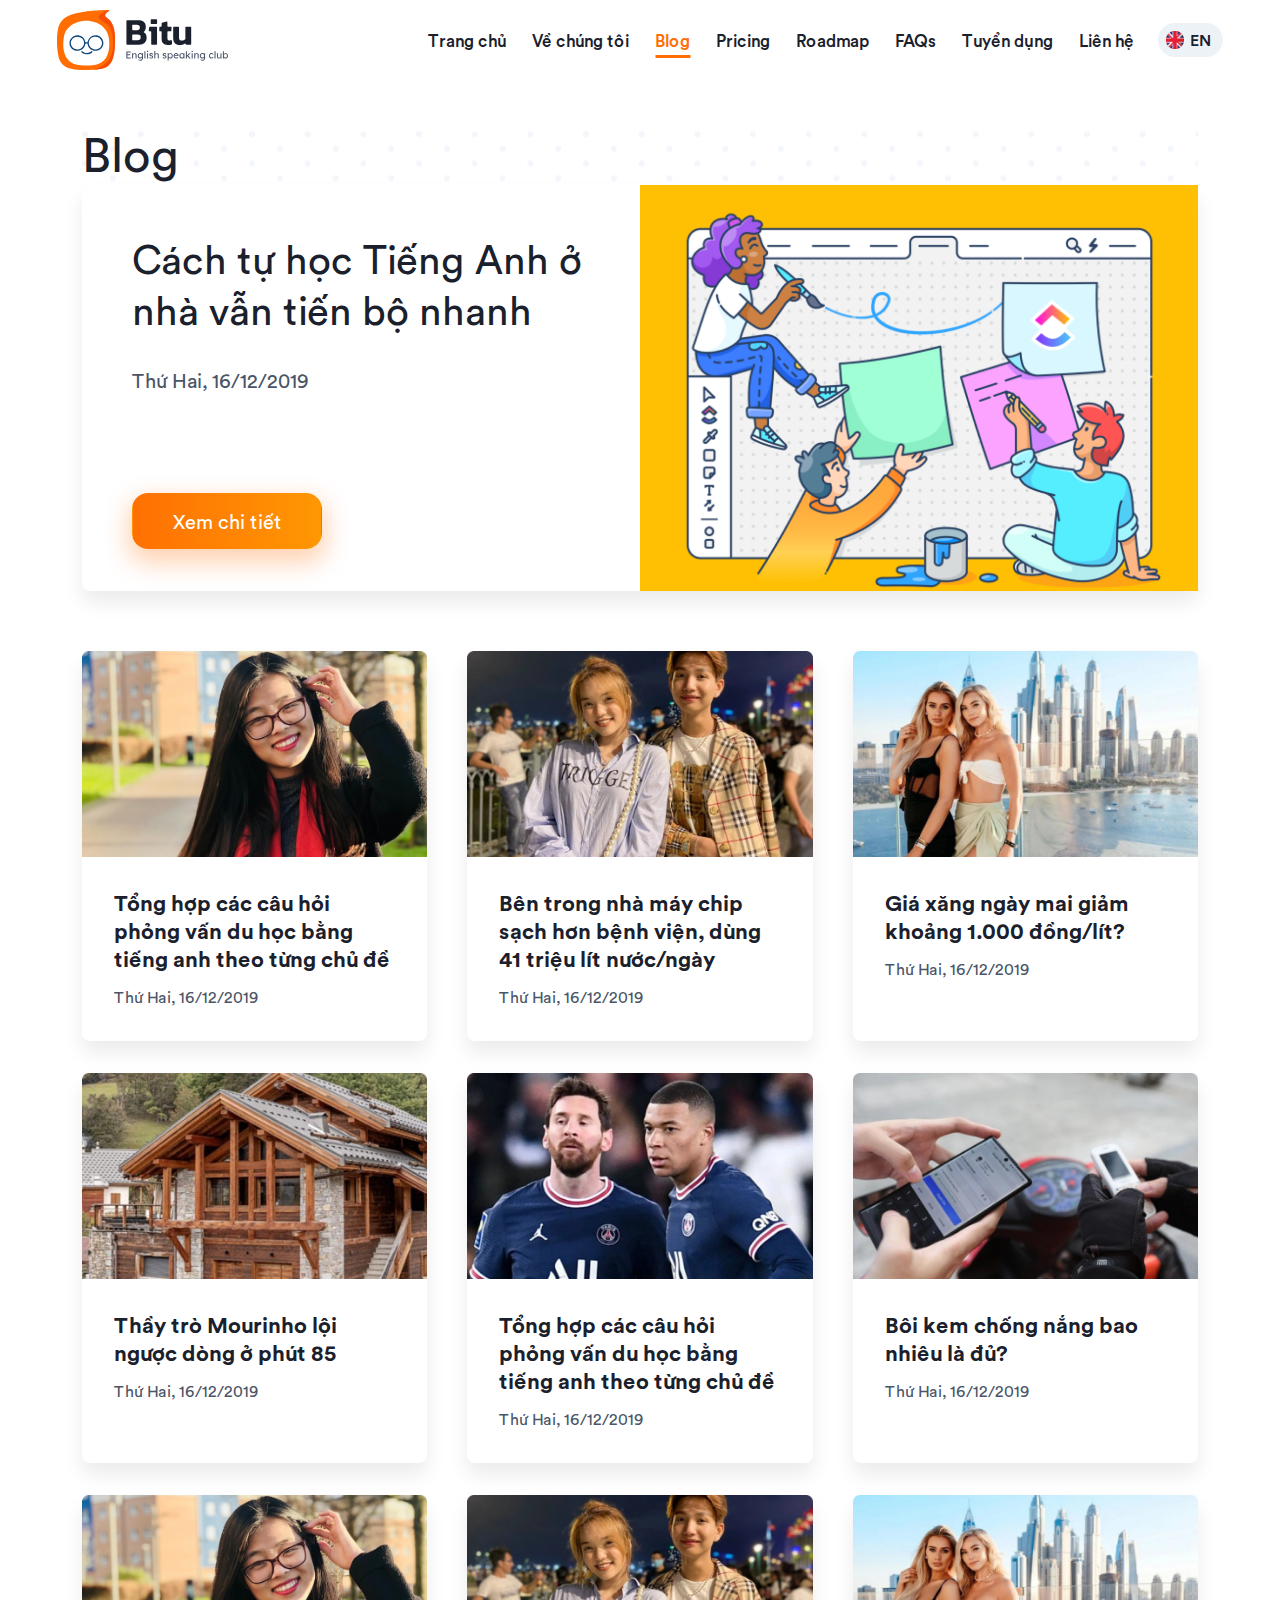
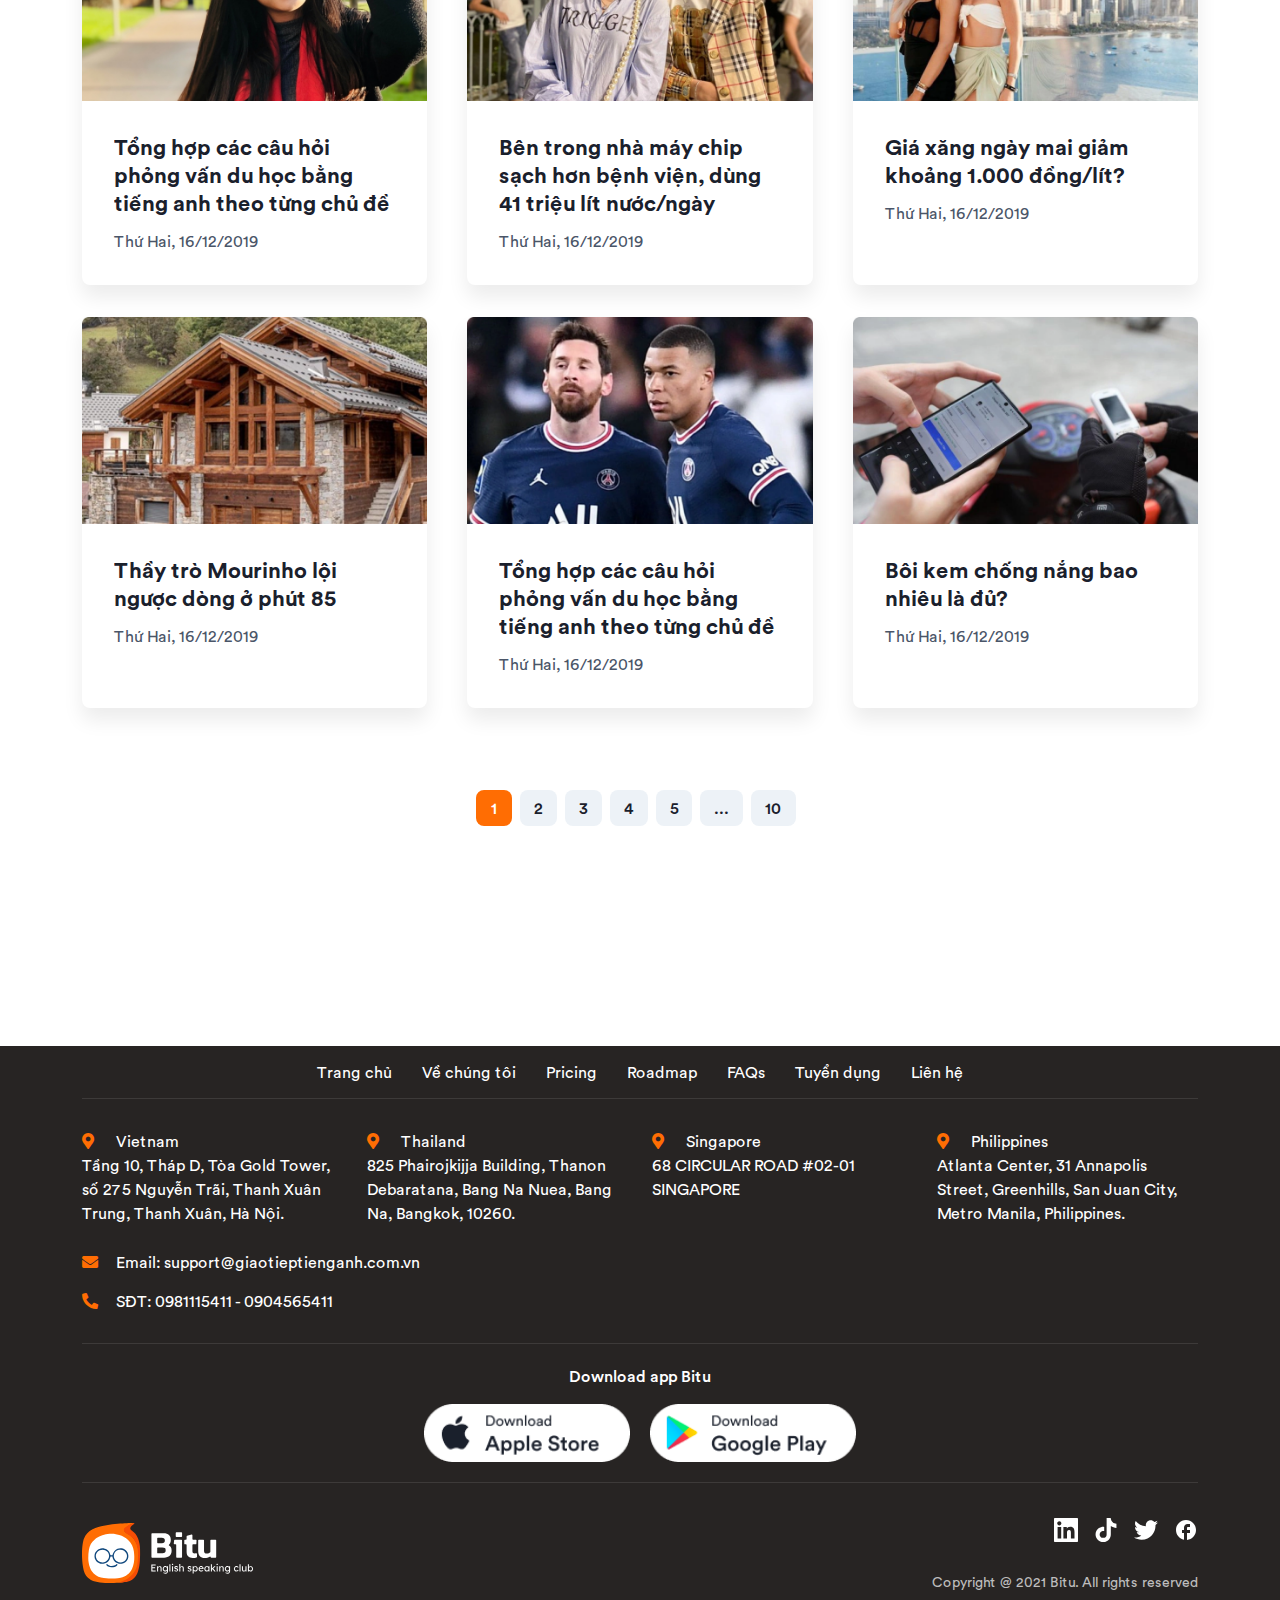
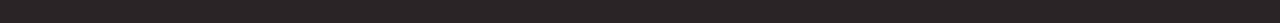
<file: blog.html>
<!DOCTYPE html>
<html lang="vi">

<head>
	<meta charset="UTF-8">
	<title>Bitu Education</title>
	<meta name="viewport" content="width=device-width, initial-scale=1.0">
	<meta name="description" content="">
	<meta name="author" content="">
	<link data-n-head="ssr" rel="icon" type="image/x-icon" href="images/favicon.ico">

	<!-- STYLESHEET -->
	<link rel="stylesheet" type="text/css" href="css/bootstrap.min.css">
	<link rel="stylesheet" type="text/css" href="css/font-awesome-all.min.css">
	<link rel="stylesheet" type="text/css" href="css/slick.min.css">
	<link rel="stylesheet" type="text/css" href="css/main.css">
	<link rel="stylesheet" type="text/css" href="css/blog.css">
	<link rel="stylesheet" type="text/css" href="css/blog-detail.css">
	<link rel="stylesheet" type="text/css" href="css/faq.css">
	<link rel="stylesheet" type="text/css" href="css/contact.css">

	<!-- HTML5 Shim and Respond.js IE8 support of HTML5 elements and media queries-->
	<!-- WARNING: Respond.js doesn't work if you view the page via file://-->
	<!--if lt IE 9
		script(src='https://oss.maxcdn.com/html5shiv/3.7.2/html5shiv.min.js')
		script(src='https://oss.maxcdn.com/respond/1.4.2/respond.min.js')
		-->
</head>

<body>
	<header class="main-header">
		<div class="container-fluid">
			<div class="row g-0 justify-content-between align-items-center">
				<div class="col-auto col-logo">
					<a href="index.html" class="logo">
						<img src="images/logo.svg" alt="Bitu" class=" d-none d-lg-block">
						<img src="images/logo_sp.svg" alt="Bitu" class=" d-block d-lg-none">
					</a>
				</div>

				<div class="col-auto col-nav">
					<ul class="main-nav d-none d-lg-block">
						<li><a href="index.html" class="menu-item">Trang chủ</a></li>
						<li><a href="about-us.html" class="menu-item">Về chúng tôi</a></li>
						<li><a href="blog.html" class="menu-item">Blog</a></li>
						<li><a href="page-pricing.html" class="menu-item">Pricing</a></li>
						<li><a href="page-roadmap.html" class="menu-item">Roadmap</a></li>
						<li><a href="faq.html" class="menu-item">FAQs</a></li>
						<li><a href="page-recruitment.html" class="menu-item">Tuyển dụng</a></li>
						<li><a href="contact.html" class="menu-item">Liên hệ</a></li>
					</ul>

					<div class="box-language">
						<div class="dropdown">
							<a href="#" id="languageDropdown" class="dropdown-toggle" role="button" data-bs-toggle="dropdown"
								data-bs-offset="0,6" aria-expanded="false">
								<img src="images/lang_en.svg" alt="EN">
								<span>EN</span>
							</a>

							<ul class="dropdown-menu dropdown-menu-end" aria-labelledby="languageDropdown">
								<li>
									<a class="dropdown-item" href="#">
										<img src="images/lang_en.svg" alt="EN">
										<span>EN</span>
									</a>
								</li>

								<li>
									<a class="dropdown-item" href="#">
										<img src="images/lang_thai.svg" alt="THAI">
										<span>THAI</span>
									</a>
								</li>

								<li>
									<a class="dropdown-item" href="#">
										<img src="images/lang_vn.svg" alt="VN">
										<span>VN</span>
									</a>
								</li>
							</ul>
						</div>
					</div>

					<button class="btn border-0 d-block d-lg-none btn-menu" type="button" data-bs-toggle="offcanvas"
						data-bs-target="#offcanvasMenu" aria-controls="offcanvasMenu">
						<svg width="20" height="20" viewBox="0 0 20 20" fill="none" xmlns="http://www.w3.org/2000/svg">
							<path d="M1.42871 4.42871H18.5716M1.42871 10.143H18.5716M1.42871 15.8573H18.5716" stroke="#1A202C"
								stroke-width="2" stroke-linecap="round" stroke-linejoin="round" />
						</svg>
					</button>
				</div>
			</div>
		</div>
	</header>
	<!-- /END .main-header -->

  <div class="offcanvas offcanvas-end" tabindex="-1" id="offcanvasMenu">
    <div class="offcanvas-header">
      <h5 class="offcanvas-title">
        <a href="index.html" class="logo"><img src="images/logo_sp.svg" alt="Bitu"></a>
      </h5>
      <button type="button" class="btn-close text-reset" data-bs-dismiss="offcanvas" aria-label="Close"></button>
    </div>

    <div class="offcanvas-body">
      <ul class="main-nav">
        <li><a href="index.html" class="menu-item">Trang chủ</a></li>
        <li><a href="about-us.html" class="menu-item">Về chúng tôi</a></li>
        <li><a href="blog.html" class="menu-item">Blog</a></li>
        <li><a href="page-pricing.html" class="menu-item">Pricing</a></li>
        <li><a href="page-roadmap.html" class="menu-item">Roadmap</a></li>
        <li><a href="faq.html" class="menu-item">FAQs</a></li>
        <li><a href="page-recruitment.html" class="menu-item">Tuyển dụng</a></li>
        <li><a href="contact.html" class="menu-item">Liên hệ</a></li>
      </ul>
    </div>
  </div>
  <!-- /END .offcanvas -->

	<div class="main-body">
		<!-- start blog header -->
		<div class="container">
			<div class="con-blog-header">
				<div class="content-blog-header">
					<h3 class="title">Blog</h3>
					<div class="blog-intro">
						<div class="description">
							<h4 class="title">Cách tự học Tiếng Anh ở nhà vẫn tiến bộ nhanh</h4>
							<span class="time">Thứ Hai, 16/12/2019</span>
							<a href="#">
								<button class="btn btn-orange btn-blog-detail">
									<span>Xem chi tiết</span>
								</button>
							</a>
						</div>
						<div class="image">
							<img src="images/blog/blog-header.png" />
						</div>
					</div>
				</div>
			</div>
		</div>
		<!-- end blog header -->

		<!-- start list blog -->
		<div class="container">
			<div class="con-list-blog">
				<div class="list-blog">
					<a class="blog-item" href="./blog-detail.html">
						<div class="blog-image">
							<img src="images/blog/blog-item-1.png" alt="">
						</div>
						<div class="blog-info">
							<h3 class="blog-title">Tổng hợp các câu hỏi phỏng vấn du học bằng tiếng anh theo từng chủ đề</h3>
							<span class="blog-time">Thứ Hai, 16/12/2019</span>
						</div>
					</a>
					<a class="blog-item" href="./blog-detail.html">
						<div class="blog-image">
							<img src="images/blog/blog-item-2.png" alt="">
						</div>
						<div class="blog-info">
							<h3 class="blog-title">Bên trong nhà máy chip sạch hơn bệnh viện, dùng 41 triệu lít nước/ngày</h3>
							<span class="blog-time">Thứ Hai, 16/12/2019</span>
						</div>
					</a>
					<a class="blog-item" href="./blog-detail.html">
						<div class="blog-image">
							<img src="images/blog/blog-item-3.png" alt="">
						</div>
						<div class="blog-info">
							<h3 class="blog-title">Giá xăng ngày mai giảm khoảng 1.000 đồng/lít?</h3>
							<span class="blog-time">Thứ Hai, 16/12/2019</span>
						</div>
					</a>
					<a class="blog-item" href="./blog-detail.html">
						<div class="blog-image">
							<img src="images/blog/blog-item-4.png" alt="">
						</div>
						<div class="blog-info">
							<h3 class="blog-title">Thầy trò Mourinho lội ngược dòng ở phút 85</h3>
							<span class="blog-time">Thứ Hai, 16/12/2019</span>
						</div>
					</a>
					<a class="blog-item" href="./blog-detail.html">
						<div class="blog-image">
							<img src="images/blog/blog-item-5.png" alt="">
						</div>
						<div class="blog-info">
							<h3 class="blog-title">Tổng hợp các câu hỏi phỏng vấn du học bằng tiếng anh theo từng chủ đề</h3>
							<span class="blog-time">Thứ Hai, 16/12/2019</span>
						</div>
					</a>
					<a class="blog-item" href="./blog-detail.html">
						<div class="blog-image">
							<img src="images/blog/blog-item-6.png" alt="">
						</div>
						<div class="blog-info">
							<h3 class="blog-title">Bôi kem chống nắng bao nhiêu là đủ?</h3>
							<span class="blog-time">Thứ Hai, 16/12/2019</span>
						</div>
					</a>
					<a class="blog-item" href="./blog-detail.html">
						<div class="blog-image">
							<img src="images/blog/blog-item-1.png" alt="">
						</div>
						<div class="blog-info">
							<h3 class="blog-title">Tổng hợp các câu hỏi phỏng vấn du học bằng tiếng anh theo từng chủ đề</h3>
							<span class="blog-time">Thứ Hai, 16/12/2019</span>
						</div>
					</a>
					<a class="blog-item" href="./blog-detail.html">
						<div class="blog-image">
							<img src="images/blog/blog-item-2.png" alt="">
						</div>
						<div class="blog-info">
							<h3 class="blog-title">Bên trong nhà máy chip sạch hơn bệnh viện, dùng 41 triệu lít nước/ngày</h3>
							<span class="blog-time">Thứ Hai, 16/12/2019</span>
						</div>
					</a>
					<a class="blog-item" href="./blog-detail.html">
						<div class="blog-image">
							<img src="images/blog/blog-item-3.png" alt="">
						</div>
						<div class="blog-info">
							<h3 class="blog-title">Giá xăng ngày mai giảm khoảng 1.000 đồng/lít?</h3>
							<span class="blog-time">Thứ Hai, 16/12/2019</span>
						</div>
					</a>
					<a class="blog-item" href="./blog-detail.html">
						<div class="blog-image">
							<img src="images/blog/blog-item-4.png" alt="">
						</div>
						<div class="blog-info">
							<h3 class="blog-title">Thầy trò Mourinho lội ngược dòng ở phút 85</h3>
							<span class="blog-time">Thứ Hai, 16/12/2019</span>
						</div>
					</a>
					<a class="blog-item" href="./blog-detail.html">
						<div class="blog-image">
							<img src="images/blog/blog-item-5.png" alt="">
						</div>
						<div class="blog-info">
							<h3 class="blog-title">Tổng hợp các câu hỏi phỏng vấn du học bằng tiếng anh theo từng chủ đề</h3>
							<span class="blog-time">Thứ Hai, 16/12/2019</span>
						</div>
					</a>
					<a class="blog-item" href="./blog-detail.html">
						<div class="blog-image">
							<img src="images/blog/blog-item-6.png" alt="">
						</div>
						<div class="blog-info">
							<h3 class="blog-title">Bôi kem chống nắng bao nhiêu là đủ?</h3>
							<span class="blog-time">Thứ Hai, 16/12/2019</span>
						</div>
					</a>
				</div>
			</div>
		</div>
		<!-- end list blog -->

		 <!-- start pagination -->
		 <div class="container">
			<div class="pagination">
				<ul class="list-pagination">
					<li>
						<a class="pagination-item active" href="#">1</a>
					</li>
					<li>
						<a class="pagination-item" href="#">2</a>
					</li>
					<li>
						<a href="#" class="pagination-item">3</a>
					</li>
					<li>
						<a href="#" class="pagination-item">4</a>
					</li>
					<li>
						<a href="#" class="pagination-item">5</a>
					</li>


					<li>
						<a href="#" class="pagination-item">...</a>
					</li>
					<li>
						<a href="#" class="pagination-item">10</a>
					</li>
				</ul>
			</div>
		</div>
		<!-- end pagianation -->

	</div>

	<footer class="main-footer">
		<div class="container">
			<ul class="footer-nav nav justify-content-center">
				<li class="nav-item"><a class="nav-link" href="index.html">Trang chủ</a></li>
				<li class="nav-item"><a class="nav-link" href="about-us.html">Về chúng tôi</a></li>
        <li class="nav-item"><a class="nav-link" href="page-pricing.html">Pricing</a></li>
        <li class="nav-item"><a class="nav-link" href="page-roadmap.html">Roadmap</a></li>
        <li class="nav-item"><a class="nav-link" href="faq.html">FAQs</a></li>
        <li class="nav-item"><a class="nav-link" href="page-recruitment.html">Tuyển dụng</a></li>
        <li class="nav-item"><a class="nav-link" href="contact.html">Liên hệ</a></li>
			</ul>

			<div class="footer-main">
				<div class="footer-logo-sp d-block d-md-none">
					<a href="#" class="footer-logo over">
						<img src="images/logo_sp_white.png" alt="Bitu">
					</a>
				</div>
				<div class="footer-contact">
					<div class="footer-address row">
						<div class="col-md-3">
							<p class="item-icon-text">
								<i class="fas fa-map-marker-alt ic"></i>
								<span class="text">
									Vietnam
									<br />
									<a href="https://goo.gl/maps/AvHyC8ocqMGf6n2H7" target="_blank">
										Tầng 10, Tháp D, Tòa Gold Tower, số 275 Nguyễn Trãi, Thanh Xuân Trung, Thanh Xuân, Hà Nội.
									</a>
								</span>
							</p>
						</div>

						<div class="col-md-3">
							<p class="item-icon-text">
								<i class="fas fa-map-marker-alt ic"></i>
								<span class="text">
									Thailand
									<br />
									<a href="https://goo.gl/maps/ZjHN69yZtWQy2LPx9" target="_blank">
										825 Phairojkijja Building, Thanon Debaratana, Bang Na Nuea, Bang Na, Bangkok, 10260.
									</a>
								</span>
							</p>
						</div>

						<div class="col-md-3">
							<p class="item-icon-text">
								<i class="fas fa-map-marker-alt ic"></i>
								<span class="text">
									Singapore
									<br />
									<a href="https://goo.gl/maps/2mgr3NPL3zs6zV1e7" target="_blank">
										68 CIRCULAR ROAD #02-01 SINGAPORE
									</a>
								</span>
							</p>
						</div>

						<div class="col-md-3">
							<p class="item-icon-text">
								<i class="fas fa-map-marker-alt ic"></i>
								<span class="text">
									Philippines
									<br />
									<a href="https://goo.gl/maps/2nDTZwoUfS4ioMSr7" target="_blank">
										Atlanta Center, 31 Annapolis Street, Greenhills, San Juan City, Metro Manila, Philippines.
									</a>
								</span>
							</p>
						</div>
					</div>

				</div>

				<div class="footer-email">
					<p class="item-icon-text">
						<i class="fas fa-envelope ic"></i>
						<span class="text">
							<a href="mailTo:support@giaotieptienganh.com.vn">Email: support@giaotieptienganh.com.vn</a>
						</span>
					</p>
					<p class="item-icon-text">
						<i class="fas fa-phone-alt ic"></i>
						<span class="text">
							SĐT: <a href="tel:0981115411">0981115411</a> - <a href="tel:0904565411">0904565411</a>
						</span>
					</p>
				</div>

				<div class="footer-download-wrapper">
					<div class="footer-download">
						<p class="text-center">Download app Bitu</p>
						<ul class="row g-0 align-items-center">
							<li class="col-6">
								<a class="over" href="#"><img src="images/img_download_ios.png" alt="download Apple Store"
										class="w-100"></a>
							</li>
							<li class="col-6">
								<a class="over" href="#"><img src="images/img_download_android.png" alt="download Google Play"
										class="w-100"></a>
							</li>
						</ul>
					</div>
				</div>

				<div class="footer-copyright">
					<div class="row align-items-center">
						<div class="col-md-6 d-none d-md-block">
							<a href="#" class="footer-logo over">
								<img src="images/logo_white.svg" alt="Bitu" class="d-none d-md-inline-block">
								<img src="images/logo_sp_white.png" alt="Bitu" class="d-inline-block d-md-none">
							</a>
						</div>

						<div class="col-md-6 col-social">
							<div class="footer-social">
								<a href="#" target="_blank">
									<svg width="24" height="24" viewBox="0 0 24 24" xmlns="http://www.w3.org/2000/svg">
										<path
											d="M23 0H1C0.4 0 0 0.4 0 1V23C0 23.6 0.4 24 1 24H23C23.6 24 24 23.6 24 23V1C24 0.4 23.6 0 23 0ZM7.1 20.5H3.6V9H7.2V20.5H7.1ZM5.3 7.4C4.2 7.4 3.2 6.5 3.2 5.3C3.2 4.2 4.1 3.2 5.3 3.2C6.4 3.2 7.4 4.1 7.4 5.3C7.4 6.5 6.5 7.4 5.3 7.4ZM20.5 20.5H16.9V14.9C16.9 13.6 16.9 11.9 15.1 11.9C13.2 11.9 13 13.3 13 14.8V20.5H9.4V9H12.8V10.6C13.3 9.7 14.4 8.8 16.2 8.8C19.8 8.8 20.5 11.2 20.5 14.3V20.5Z"
											fill="currentColor" />
									</svg>
								</a>
								<a href="#" target="_blank">
									<svg width="24" height="24" viewBox="0 0 24 24" xmlns="http://www.w3.org/2000/svg">
										<path fill="currentColor"
											d="M10.1891 8.937V13.059C9.66997 12.9221 9.12673 12.9034 8.59942 13.0044C8.07211 13.1054 7.57419 13.3234 7.14234 13.6424C6.7105 13.9613 6.35575 14.3732 6.10423 14.8475C5.85272 15.3218 5.71086 15.8466 5.6891 16.383C5.65937 16.8449 5.72887 17.3078 5.89293 17.7405C6.057 18.1733 6.31182 18.5659 6.64027 18.892C6.96872 19.2181 7.36318 19.4701 7.79713 19.631C8.23108 19.7919 8.69446 19.8581 9.1561 19.825C9.62242 19.8608 10.0909 19.7949 10.5293 19.6319C10.9677 19.4689 11.3654 19.2126 11.6951 18.8809C12.0247 18.5491 12.2784 18.1498 12.4387 17.7104C12.5989 17.271 12.6618 16.8021 12.6231 16.336V0H16.7001C17.3931 4.315 19.5511 5.316 22.4401 5.778V9.913C20.438 9.74881 18.5067 9.09645 16.8151 8.013V16.18C16.8151 19.88 14.6251 24 9.1881 24C8.16806 23.9955 7.15918 23.7875 6.22058 23.3881C5.28199 22.9886 4.43258 22.4059 3.72213 21.6739C3.01168 20.942 2.4545 20.0755 2.08325 19.1254C1.712 18.1754 1.53414 17.1607 1.5601 16.141C1.59241 15.0794 1.84936 14.0366 2.31401 13.0815C2.77866 12.1265 3.44047 11.2807 4.2558 10.6C5.07114 9.9193 6.02148 9.41915 7.0442 9.1325C8.06691 8.84586 9.13876 8.77923 10.1891 8.937Z"
											fill="white" />
									</svg>
								</a>
								<a href="#" target="_blank">
									<svg width="24" height="24" viewBox="0 0 24 24" xmlns="http://www.w3.org/2000/svg">
										<path
											d="M24 4.60078C23.1 5.00078 22.2 5.30078 21.2 5.40078C22.2 4.80078 23 3.80078 23.4 2.70078C22.4 3.30078 21.4 3.70078 20.3 3.90078C19.4 2.90078 18.1 2.30078 16.7 2.30078C14 2.30078 11.8 4.50078 11.8 7.20078C11.8 7.60078 11.8 8.00078 11.9 8.30078C7.7 8.10078 4.1 6.10078 1.7 3.10078C1.2 3.90078 1 4.70078 1 5.60078C1 7.30078 1.9 8.80078 3.2 9.70078C2.4 9.70078 1.6 9.50078 1 9.10078C1 9.10078 1 9.10078 1 9.20078C1 11.6008 2.7 13.6008 4.9 14.0008C4.5 14.1008 4.1 14.2008 3.6 14.2008C3.3 14.2008 3 14.2008 2.7 14.1008C3.3 16.1008 5.1 17.5008 7.3 17.5008C5.6 18.8008 3.5 19.6008 1.2 19.6008C0.8 19.6008 0.4 19.6008 0 19.5008C2.2 20.9008 4.8 21.7008 7.5 21.7008C16.6 21.7008 21.5 14.2008 21.5 7.70078C21.5 7.50078 21.5 7.30078 21.5 7.10078C22.5 6.40078 23.3 5.50078 24 4.60078Z"
											fill="currentColor" />
									</svg>
								</a>
								<a href="https://www.facebook.com/BituEnglish" target="_blank">
									<svg width="24" height="24" viewBox="0 0 24 24" xmlns="http://www.w3.org/2000/svg">
										<path
											d="M22 12C22 6.48 17.52 2 12 2C6.48 2 2 6.48 2 12C2 16.84 5.44 20.87 10 21.8V15H8V12H10V9.5C10 7.57 11.57 6 13.5 6H16V9H14C13.45 9 13 9.45 13 10V12H16V15H13V21.95C18.05 21.45 22 17.19 22 12Z"
											fill="currentColor" />
									</svg>
								</a>
							</div>

							<div class="txt-copyright m-0">
								<p>Copyright @ 2021 Bitu. All rights reserved</p>
							</div>
						</div>

					</div>
				</div>

			</div>
		</div>
	</footer>
	<!-- /.main-footer -->
</body>
<!-- JAVASCRIPT-->
<script src="js/jquery-3.3.1.min.js"></script>
<script src="js/popper.min.js"></script>
<script src="js/bootstrap.min.js"></script>
<script src="js/slick.min.js"></script>
<script src="js/jquery.magnific-popup.min.js"></script>
<script src="js/main.js"></script>

</html>
</file>
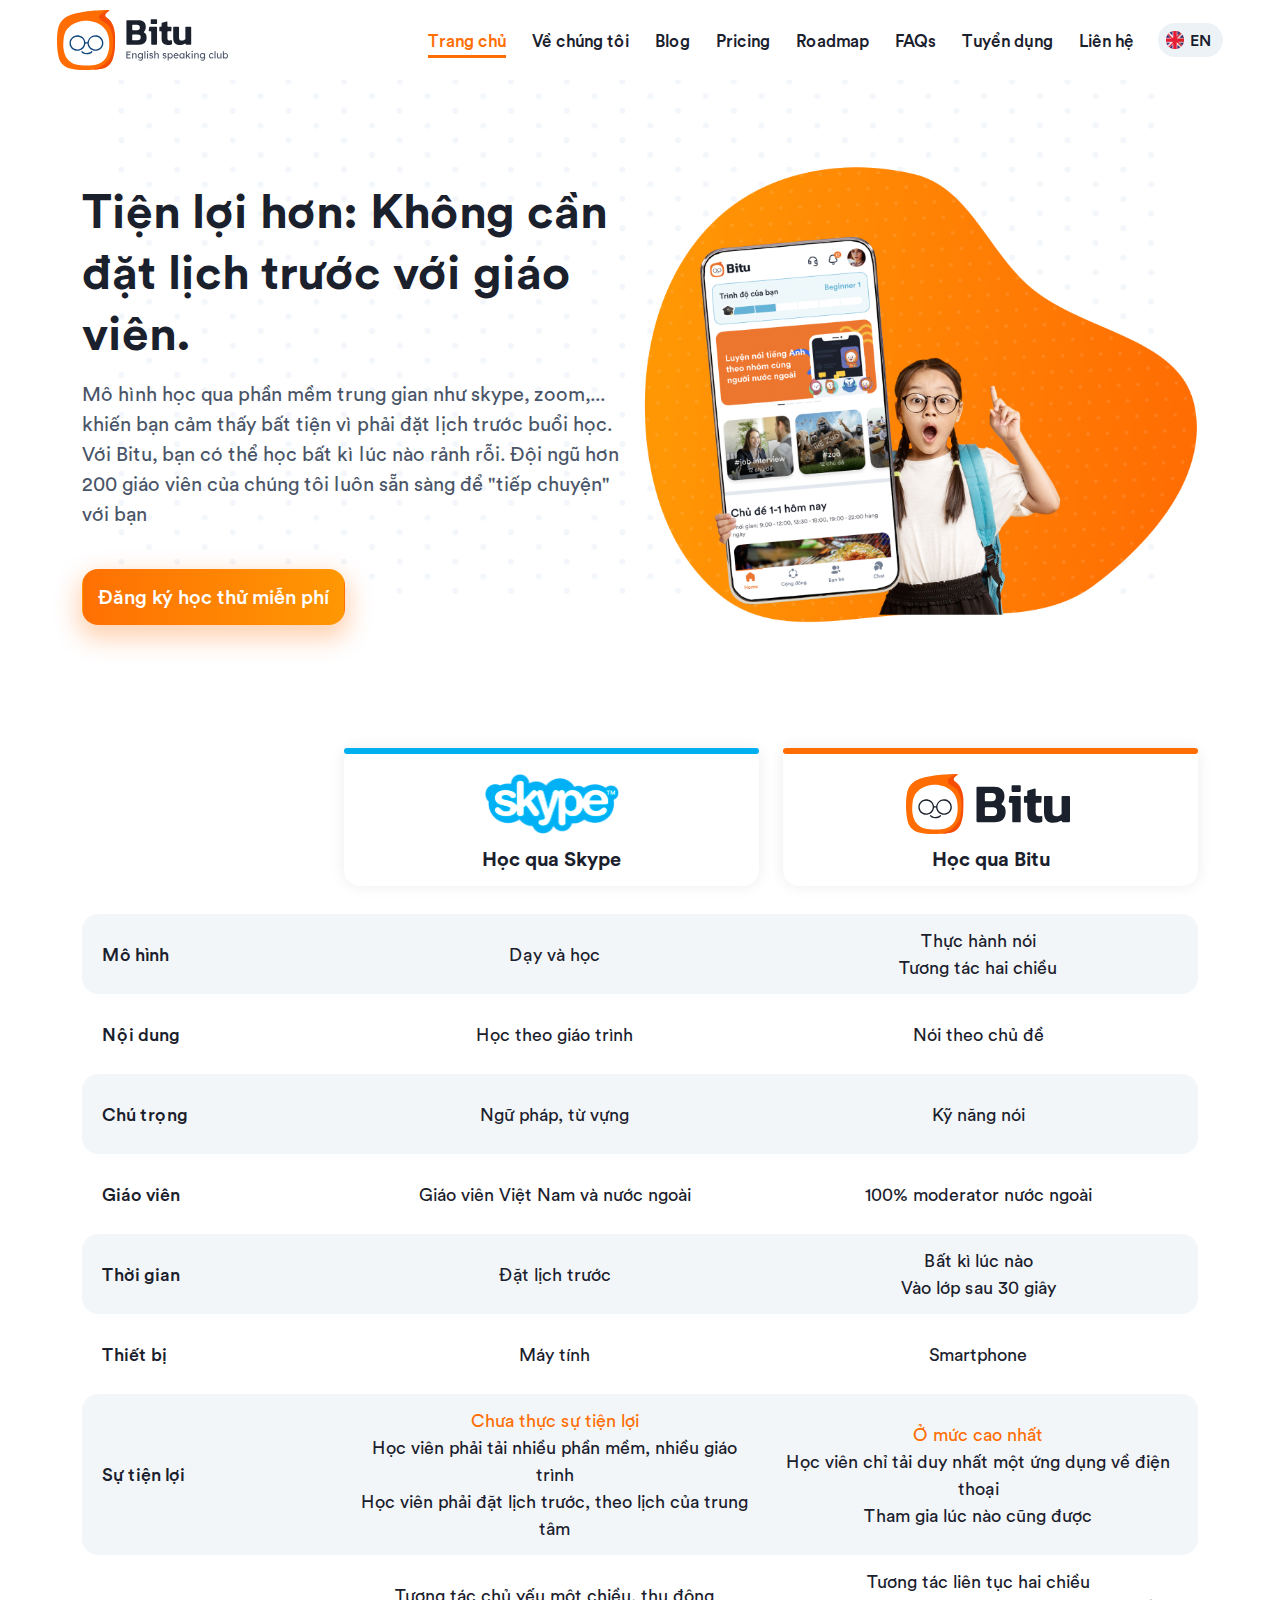
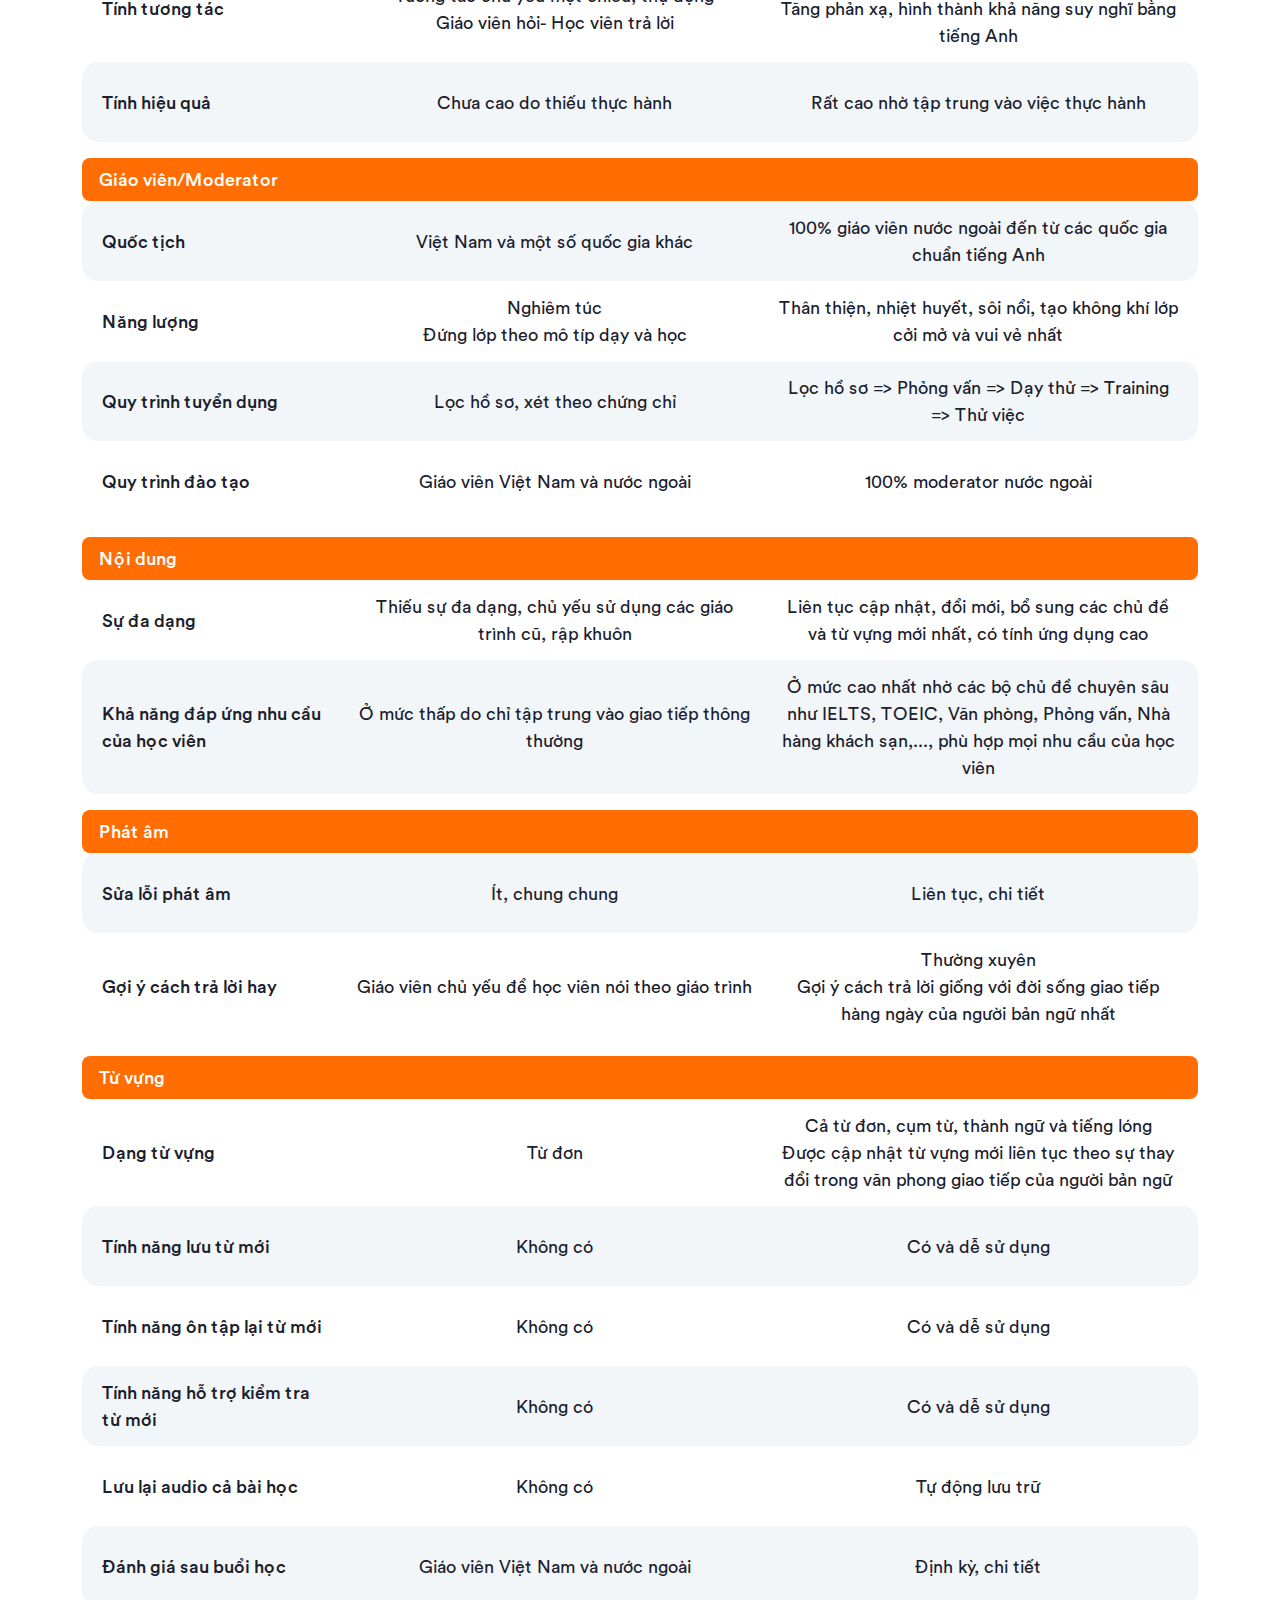
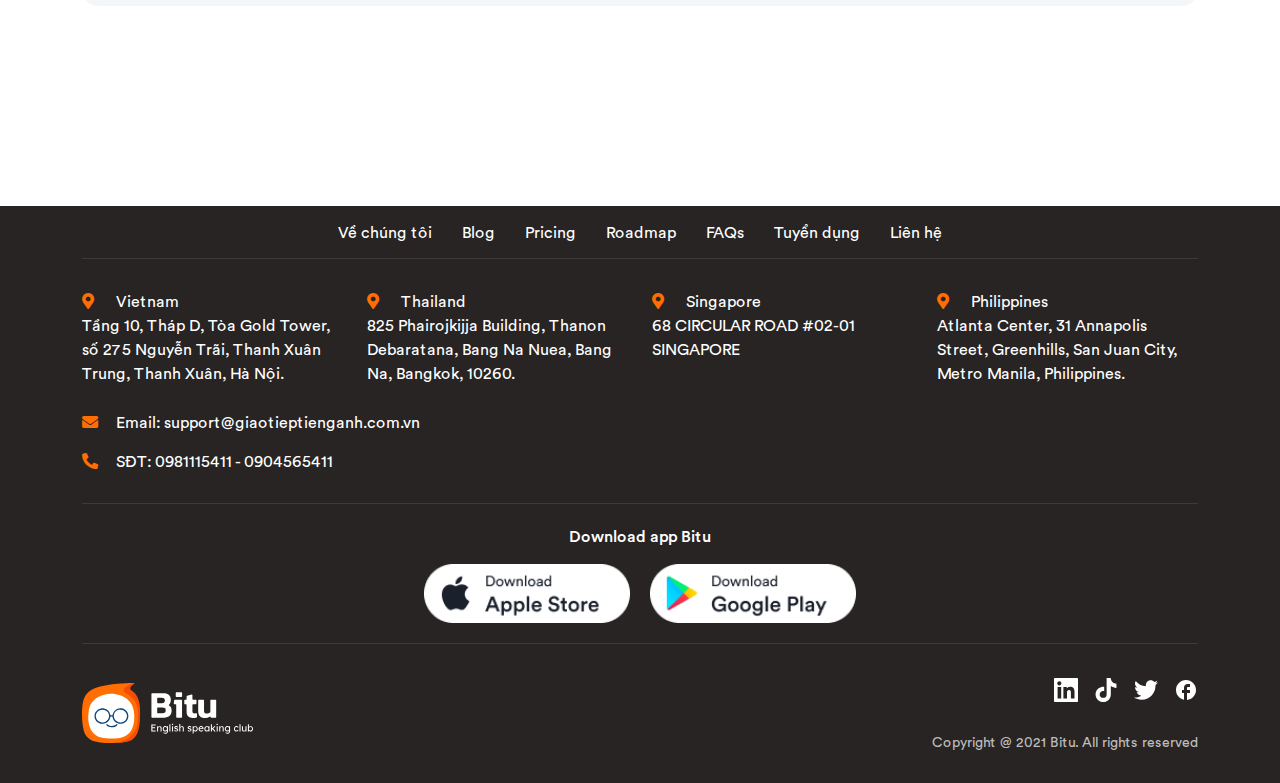
<file: compare-1.html>
<!DOCTYPE html>
<html lang="vi">
	<head>
		<meta charset="UTF-8">
		<title>Bitu Education</title>
		<meta name="viewport" content="width=device-width, initial-scale=1.0">
		<meta name="description" content="">
		<meta name="author" content="">
		<link data-n-head="ssr" rel="icon" type="image/x-icon" href="images/favicon.ico">

		<!-- STYLESHEET -->
		<link rel="stylesheet" type="text/css" href="css/bootstrap.min.css">
		<link rel="stylesheet" type="text/css" href="css/font-awesome-all.min.css">
		<link rel="stylesheet" type="text/css" href="css/slick.min.css">
		<link rel="stylesheet" type="text/css" href="css/main.css">
		<link rel="stylesheet" type="text/css" href="css/blog.css">
		<link rel="stylesheet" type="text/css" href="css/blog-detail.css">
		<link rel="stylesheet" type="text/css" href="css/faq.css">
		<link rel="stylesheet" type="text/css" href="css/contact.css">

		<!-- HTML5 Shim and Respond.js IE8 support of HTML5 elements and media queries-->
		<!-- WARNING: Respond.js doesn't work if you view the page via file://-->
		<!--if lt IE 9
		script(src='https://oss.maxcdn.com/html5shiv/3.7.2/html5shiv.min.js')
		script(src='https://oss.maxcdn.com/respond/1.4.2/respond.min.js')
		-->
	</head>

<body>
  <header class="main-header">
	<div class="container-fluid">
		<div class="row g-0 justify-content-between align-items-center">
			<div class="col-auto col-logo">
				<a href="index.html" class="logo">
					<img src="images/logo.svg" alt="Bitu" class=" d-none d-lg-block">
					<img src="images/logo_sp.svg" alt="Bitu" class=" d-block d-lg-none">
				</a>
			</div>

			<div class="col-auto col-nav">
				<ul class="main-nav d-none d-lg-block">
					<li><a href="index.html" class="active">Trang chủ</a></li>
					<li><a href="about-us.html">Về chúng tôi</a></li>
					<li><a href="blog.html">Blog</a></li>
					<li><a href="page-pricing.html">Pricing</a></li>
					<li><a href="page-roadmap.html">Roadmap</a></li>
					<li><a href="faq.html">FAQs</a></li>
					<li><a href="page-recruitment.html">Tuyển dụng</a></li>
					<li><a href="contact.html">Liên hệ</a></li>
				</ul>

				<div class="box-language">
					<div class="dropdown" >
						<a href="#" id="languageDropdown" class="dropdown-toggle" role="button" data-bs-toggle="dropdown" data-bs-offset="0,6" aria-expanded="false">
							<img src="images/lang_en.svg" alt="EN">
							<span>EN</span>
						</a>

						<ul class="dropdown-menu dropdown-menu-end" aria-labelledby="languageDropdown">
							<li>
								<a class="dropdown-item" href="#">
									<img src="images/lang_en.svg" alt="EN">
									<span>EN</span>
								</a>
							</li>

							<li>
								<a class="dropdown-item" href="#">
									<img src="images/lang_thai.svg" alt="THAI">
									<span>THAI</span>
								</a>
							</li>

							<li>
								<a class="dropdown-item" href="#">
									<img src="images/lang_vn.svg" alt="VN">
									<span>VN</span>
								</a>
							</li>
						</ul>
					</div>
				</div>

				<button class="btn border-0 d-block d-lg-none btn-menu" type="button" data-bs-toggle="offcanvas" data-bs-target="#offcanvasMenu" aria-controls="offcanvasMenu">
					<svg width="20" height="20" viewBox="0 0 20 20" fill="none" xmlns="http://www.w3.org/2000/svg"><path d="M1.42871 4.42871H18.5716M1.42871 10.143H18.5716M1.42871 15.8573H18.5716" stroke="#1A202C" stroke-width="2" stroke-linecap="round" stroke-linejoin="round"/></svg>
				</button>
			</div>
		</div>
	</div>
</header>
<!-- /END .main-header -->

<div class="offcanvas offcanvas-end" tabindex="-1" id="offcanvasMenu">
	<div class="offcanvas-header">
    <h5 class="offcanvas-title">
			<a href="index.html" class="logo"><img src="images/logo_sp.svg" alt="Bitu"></a>
		</h5>
    <button type="button" class="btn-close text-reset" data-bs-dismiss="offcanvas" aria-label="Close"></button>
  </div>

  <div class="offcanvas-body">
		<ul class="main-nav">
			<li><a href="index.html" class="active">Trang chủ</a></li>
			<li><a href="about-us.html">Về chúng tôi</a></li>
			<li><a href="blog.html">Blog</a></li>
			<li><a href="page-pricing.html">Pricing</a></li>
			<li><a href="page-roadmap.html">Roadmap</a></li>
			<li><a href="faq.html">FAQs</a></li>
			<li><a href="page-recruitment.html">Tuyển dụng</a></li>
			<li><a href="contact.html">Liên hệ</a></li>
		</ul>
  </div>
</div>
<!-- /END .offcanvas -->

  <div class="con-compare-intro">
    <div class="container">
      <div class="row">
        <div class="col-12 col-md-6">
          <h3 class="title-lg">Tiện lợi hơn: Không cần đặt lịch trước với giáo viên.</h3>

          <p class="txt">
            Mô hình học qua phần mềm trung gian như skype, zoom,... khiến bạn cảm thấy bất tiện vì phải đặt lịch trước buổi học. Với Bitu, bạn có thể học bất kì lúc nào rảnh rỗi. Đội ngũ hơn 200 giáo viên của chúng tôi luôn sẵn sàng để "tiếp chuyện" với bạn
          </p>

          <div class="box-btn d-none d-md-block">
            <button class="btn btn-orange" data-bs-toggle="modal" data-bs-target="#registerNowModal"><span>Đăng ký học thử miễn phí</span></button>
          </div>
        </div>

        <div class="col-12 col-md-6">
          <img src="images/compare-intro-1.png" alt="Tiện lợi hơn: Không cần đặt lịch trước với giáo viên." class="img-compare-intro">
        </div>
      </div>
    </div>
  </div>
  <!-- /END .con-compare-intro -->

  <div class="con-compare-table">
    <div class="container">
      <div class="box-list">
        <div class="box-head row justify-content-end">
          <div class="col-4 col-description">
            <div class="box-inner box-skype">
              <img src="images/icon_skype.svg" alt="Skype">
              <p class="txt">Học qua Skype</p>
            </div>
          </div>
          <div class="col-4 col-description">
            <div class="box-inner box-bitu">
              <img src="images/logo_sp.svg" alt="Bitu">
              <p class="txt">Học qua Bitu</p>
            </div>
          </div>
        </div>

        <div class="item">
          <div class="row">
            <div class="col-4 col-title">Mô hình</div>
            <div class="col-4 col-description">Dạy và học</div>
            <div class="col-4 col-description">Thực hành nói <br />Tương tác hai chiều</div>
          </div>
        </div>

        <div class="item">
          <div class="row">
            <div class="col-4 col-title">Nội dung</div>
            <div class="col-4 col-description">Học theo giáo trình</div>
            <div class="col-4 col-description">Nói theo chủ đề</div>
          </div>
        </div>

        <div class="item">
          <div class="row">
            <div class="col-4 col-title">Chú trọng</div>
            <div class="col-4 col-description">Ngữ pháp, từ vựng</div>
            <div class="col-4 col-description">Kỹ năng nói</div>
          </div>
        </div>

        <div class="item">
          <div class="row">
            <div class="col-4 col-title">Giáo viên</div>
            <div class="col-4 col-description">Giáo viên Việt Nam và nước ngoài</div>
            <div class="col-4 col-description">100% moderator nước ngoài</div>
          </div>
        </div>

        <div class="item">
          <div class="row">
            <div class="col-4 col-title">Thời gian</div>
            <div class="col-4 col-description">Đặt lịch trước</div>
            <div class="col-4 col-description">Bất kì lúc nào <br />Vào lớp sau 30 giây</div>
          </div>
        </div>

        <div class="item">
          <div class="row">
            <div class="col-4 col-title">Thiết bị</div>
            <div class="col-4 col-description">Máy tính</div>
            <div class="col-4 col-description">Smartphone</div>
          </div>
        </div>

        <div class="item">
          <div class="row">
            <div class="col-4 col-title">Sự tiện lợi</div>
            <div class="col-4 col-description">
              <span class="text-primary">Chưa thực sự tiện lợi</span><br />
              Học viên phải tải nhiều phần mềm, nhiều giáo trình<br />
              Học viên phải đặt lịch trước, theo lịch của trung tâm
            </div>
            <div class="col-4 col-description">
              <span class="text-primary">Ở mức cao nhất</span><br />
              Học viên chỉ tải duy nhất một ứng dụng về điện thoại<br />
              Tham gia lúc nào cũng được
            </div>
          </div>
        </div>

        <div class="item">
          <div class="row">
            <div class="col-4 col-title">Tính tương tác</div>
            <div class="col-4 col-description">
              Tương tác chủ yếu một chiều, thụ động<br />
              Giáo viên hỏi- Học viên trả lời
            </div>
            <div class="col-4 col-description">
              Tương tác liên tục hai chiều<br />
              Tăng phản xạ, hình thành khả năng suy nghĩ bằng tiếng Anh
            </div>
          </div>
        </div>

        <div class="item">
          <div class="row">
            <div class="col-4 col-title">Tính hiệu quả</div>
            <div class="col-4 col-description">Chưa cao do thiếu thực hành</div>
            <div class="col-4 col-description">Rất cao nhờ tập trung vào việc thực hành</div>
          </div>
        </div>

        <div class="txt-title">Giáo viên/Moderator</div>

        <div class="item">
          <div class="row">
            <div class="col-4 col-title">Quốc tịch</div>
            <div class="col-4 col-description">Việt Nam và một số quốc gia khác</div>
            <div class="col-4 col-description">100% giáo viên nước ngoài đến từ các quốc gia chuẩn tiếng Anh</div>
          </div>
        </div>

        <div class="item">
          <div class="row">
            <div class="col-4 col-title">Năng lượng</div>
            <div class="col-4 col-description">Nghiêm túc <br />Đứng lớp theo mô típ dạy và học</div>
            <div class="col-4 col-description">Thân thiện, nhiệt huyết, sôi nổi, tạo không khí lớp cởi mở và vui vẻ nhất</div>
          </div>
        </div>

        <div class="item">
          <div class="row">
            <div class="col-4 col-title">Quy trình tuyển dụng</div>
            <div class="col-4 col-description">Lọc hồ sơ, xét theo chứng chỉ</div>
            <div class="col-4 col-description">Lọc hồ sơ => Phỏng vấn => Dạy thử => Training => Thử việc</div>
          </div>
        </div>

        <div class="item">
          <div class="row">
            <div class="col-4 col-title">Quy trình đào tạo</div>
            <div class="col-4 col-description">Giáo viên Việt Nam và nước ngoài</div>
            <div class="col-4 col-description">100% moderator nước ngoài</div>
          </div>
        </div>

        <div class="txt-title">Nội dung</div>

        <div class="item">
          <div class="row">
            <div class="col-4 col-title">Sự đa dạng</div>
            <div class="col-4 col-description">Thiếu sự đa dạng, chủ yếu sử dụng các giáo trình cũ, rập khuôn</div>
            <div class="col-4 col-description">Liên tục cập nhật, đổi mới, bổ sung các chủ đề và từ vựng mới nhất, có tính ứng dụng cao</div>
          </div>
        </div>

        <div class="item">
          <div class="row">
            <div class="col-4 col-title">Khả năng đáp ứng nhu cầu của học viên</div>
            <div class="col-4 col-description">Ở mức thấp do chỉ tập trung vào giao tiếp thông thường</div>
            <div class="col-4 col-description">
              Ở mức cao nhất nhờ các bộ chủ đề chuyên sâu như IELTS, TOEIC, Văn phòng, Phỏng vấn, Nhà hàng khách sạn,..., phù hợp mọi nhu cầu của học viên
            </div>
          </div>
        </div>

        <div class="txt-title">Phát âm</div>

        <div class="item">
          <div class="row">
            <div class="col-4 col-title">Sửa lỗi phát âm</div>
            <div class="col-4 col-description">Ít, chung chung</div>
            <div class="col-4 col-description">Liên tục, chi tiết</div>
          </div>
        </div>

        <div class="item">
          <div class="row">
            <div class="col-4 col-title">Gợi ý cách trả lời hay</div>
            <div class="col-4 col-description">Giáo viên chủ yếu để học viên nói theo giáo trình</div>
            <div class="col-4 col-description">
              Thường xuyên <br />
              Gợi ý cách trả lời giống với đời sống giao tiếp hàng ngày của người bản ngữ nhất
            </div>
          </div>
        </div>

        <div class="txt-title">Từ vựng</div>

        <div class="item">
          <div class="row">
            <div class="col-4 col-title">Dạng từ vựng</div>
            <div class="col-4 col-description">Từ đơn</div>
            <div class="col-4 col-description">
              Cả từ đơn, cụm từ, thành ngữ và tiếng lóng <br />
              Được cập nhật từ vựng mới liên tục theo sự thay đổi trong văn phong giao tiếp của người bản ngữ
            </div>
          </div>
        </div>

        <div class="item">
          <div class="row">
            <div class="col-4 col-title">Tính năng lưu từ mới</div>
            <div class="col-4 col-description">Không có</div>
            <div class="col-4 col-description">Có và dễ sử dụng</div>
          </div>
        </div>

        <div class="item">
          <div class="row">
            <div class="col-4 col-title">Tính năng ôn tập lại từ mới</div>
            <div class="col-4 col-description">Không có</div>
            <div class="col-4 col-description">Có và dễ sử dụng</div>
          </div>
        </div>

        <div class="item">
          <div class="row">
            <div class="col-4 col-title">Tính năng hỗ trợ kiểm tra từ mới</div>
            <div class="col-4 col-description">Không có</div>
            <div class="col-4 col-description">Có và dễ sử dụng</div>
          </div>
        </div>

        <div class="item">
          <div class="row">
            <div class="col-4 col-title">Lưu lại audio cả bài học</div>
            <div class="col-4 col-description">Không có</div>
            <div class="col-4 col-description">Tự động lưu trữ</div>
          </div>
        </div>

        <div class="item">
          <div class="row">
            <div class="col-4 col-title">Đánh giá sau buổi học</div>
            <div class="col-4 col-description">Giáo viên Việt Nam và nước ngoài</div>
            <div class="col-4 col-description">Định kỳ, chi tiết</div>
          </div>
        </div>

      </div>
    </div>
  </div>
  <!-- /END .con-compare-table -->

  <div id="registerNowModal" class="modal register-now-modal" tabindex="-1">
    <div class="box-bg">
      <div class="bg">
        <div class="txt-title d-none d-md-block">Đăng ký học <br />thử miễn phí</div>
      </div>
    </div>

    <button type="button" class="btn-close-modal" data-bs-dismiss="modal" aria-label="Close">
      <svg width="54" height="54" viewBox="0 0 54 54" fill="none" xmlns="http://www.w3.org/2000/svg"><rect x="1.5" y="1.5" width="51" height="51" rx="25.5" stroke="white" stroke-width="3"/><path d="M37 17L17 37" stroke="white" stroke-width="3" stroke-linecap="round" stroke-linejoin="round"/><path d="M17 17L37 37" stroke="white" stroke-width="3" stroke-linecap="round" stroke-linejoin="round"/></svg>
    </button>

    <div class="modal-dialog modal-dialog-centered">
      <div class="modal-content">
        <div class="modal-body">
          <form class="register-form-common">
            <div class="form-title d-block d-md-none">Đăng ký lên trình tiếng Anh cùng Bitu</div>
            <div class="form-group">
              <div class="form-control-with-pre-icon">
                <input type="text" class="form-control" placeholder="Họ tên">
                <svg class="ic" width="20" height="20" viewBox="0 0 20 20" fill="none" xmlns="http://www.w3.org/2000/svg"><path fill-rule="evenodd" clip-rule="evenodd" d="M14.4117 6.07523C14.4117 8.52275 12.4493 10.4853 10 10.4853C7.55162 10.4853 5.58838 8.52275 5.58838 6.07523C5.58838 3.6277 7.55162 1.66602 10 1.66602C12.4493 1.66602 14.4117 3.6277 14.4117 6.07523ZM9.99992 18.3327C6.38523 18.3327 3.33325 17.7452 3.33325 15.4785C3.33325 13.211 6.4044 12.6443 9.99992 12.6443C13.6154 12.6443 16.6666 13.2318 16.6666 15.4985C16.6666 17.766 13.5954 18.3327 9.99992 18.3327Z" fill="url(#paint0_linear_1365_4165)" /><defs>  <linearGradient id="paint0_linear_1365_4165" x1="3.33325" y1="1.66602" x2="18.3237" y2="3.57764" gradientUnits="userSpaceOnUse">    <stop offset="1" stop-color="#FF6D03" />    <stop offset="1" stop-color="#FF9A03" />  </linearGradient></defs></svg>
              </div>
            </div>

            <div class="form-group">
              <div class="form-control-with-pre-icon">
                <input type="text" class="form-control" placeholder="Số điện thoại">
                <svg class="ic" width="20" height="20" viewBox="0 0 20 20" fill="none" xmlns="http://www.w3.org/2000/svg"><path d="M15.1389 11.984C14.5791 11.8636 14.1363 12.1234 13.7442 12.3504C13.3427 12.5843 12.5791 13.2037 12.1415 13.0452C9.90074 12.1226 7.79328 10.1613 6.88099 7.91161C6.7202 7.46462 7.33671 6.69623 7.56886 6.28995C7.79414 5.89666 8.04865 5.44966 7.93257 4.88572C7.82767 4.37894 6.47085 2.65246 5.99106 2.18034C5.67464 1.86848 5.35049 1.69696 5.01773 1.66924C3.76667 1.61553 2.36943 3.28484 2.12438 3.68419C1.51046 4.53574 1.5139 5.66883 2.1347 7.04274C3.63081 10.7331 9.28939 16.3024 12.9936 17.8547C13.6771 18.1744 14.3022 18.3346 14.8637 18.3346C15.4131 18.3346 15.9024 18.1813 16.3229 17.8772C16.6401 17.6945 18.3779 16.2279 18.3323 14.9432C18.3048 14.6157 18.1337 14.2883 17.8258 13.9712C17.3572 13.487 15.6419 12.0897 15.1389 11.984Z" fill="url(#paint0_linear_934_3667)" /><defs>  <linearGradient id="paint0_linear_934_3667" x1="1.6665" y1="1.66797" x2="20.2374" y2="4.62824" gradientUnits="userSpaceOnUse">    <stop offset="1" stop-color="#FF6D03" />    <stop offset="1" stop-color="#FF9A03" />  </linearGradient></defs></svg>
              </div>
            </div>

            <div class="form-group">
              <div class="form-control-with-pre-icon">
                <input type="Email" class="form-control" placeholder="Email">
                <svg class="ic" width="20" height="20" viewBox="0 0 20 20" fill="none" xmlns="http://www.w3.org/2000/svg"><path fill-rule="evenodd" clip-rule="evenodd" d="M14.4492 3C15.5667 3 16.6417 3.44167 17.4325 4.23417C18.2242 5.025 18.6667 6.09167 18.6667 7.20833V13.7917C18.6667 16.1167 16.775 18 14.4492 18H6.21667C3.89083 18 2 16.1167 2 13.7917V7.20833C2 4.88333 3.8825 3 6.21667 3H14.4492ZM15.7749 8.44962L15.8416 8.38296C16.0408 8.14129 16.0408 7.79129 15.8324 7.54962C15.7166 7.42546 15.5574 7.34962 15.3916 7.33296C15.2166 7.32379 15.0499 7.38296 14.9241 7.49962L11.1666 10.4996C10.6833 10.9005 9.99077 10.9005 9.49994 10.4996L5.74994 7.49962C5.49077 7.30796 5.13244 7.33296 4.91661 7.55796C4.69161 7.78296 4.66661 8.14129 4.85744 8.39129L4.96661 8.49962L8.75827 11.458C9.22494 11.8246 9.79077 12.0246 10.3833 12.0246C10.9741 12.0246 11.5499 11.8246 12.0158 11.458L15.7749 8.44962Z" fill="url(#paint0_linear_934_3659)" /><defs>  <linearGradient id="paint0_linear_934_3659" x1="2" y1="3" x2="20.4636" y2="6.27019" gradientUnits="userSpaceOnUse">    <stop offset="1" stop-color="#FF6D03" />    <stop offset="1" stop-color="#FF9A03" />  </linearGradient></defs></svg>
              </div>
            </div>

            <div class="text-center">
              <button type="submit" class="btn btn-orange btn-advisory"><span>Đăng ký ngay</span></button>
            </div>
          </form>
        </div>
      </div>
    </div>
  </div>
  <!-- /END registerNowModal -->

  <footer class="main-footer">
	<div class="container">
		<ul class="footer-nav nav justify-content-center">
			<li class="nav-item"><a class="nav-link" href="#">Về chúng tôi</a></li>
			<li class="nav-item"><a class="nav-link" href="#">Blog</a></li>
			<li class="nav-item"><a class="nav-link" href="#">Pricing</a></li>
			<li class="nav-item"><a class="nav-link" href="#">Roadmap</a></li>
			<li class="nav-item"><a class="nav-link" href="#">FAQs</a></li>
			<li class="nav-item"><a class="nav-link" href="#">Tuyển dụng</a></li>
			<li class="nav-item"><a class="nav-link" href="#">Liên hệ</a></li>
		</ul>

		<div class="footer-main">
			<div class="footer-logo-sp d-block d-md-none">
				<a href="#" class="footer-logo over">
					<img src="images/logo_sp_white.png" alt="Bitu">
				</a>
			</div>
			<div class="footer-contact">
				<div class="footer-address row">
					<div class="col-md-3">
						<p class="item-icon-text">
							<i class="fas fa-map-marker-alt ic"></i>
							<span class="text">
								Vietnam
								<br />
								<a href="https://goo.gl/maps/AvHyC8ocqMGf6n2H7" target="_blank">
									Tầng 10, Tháp D, Tòa Gold Tower, số 275 Nguyễn Trãi, Thanh Xuân Trung, Thanh Xuân, Hà Nội.
								</a>
							</span>
						</p>
					</div>

					<div class="col-md-3">
						<p class="item-icon-text">
							<i class="fas fa-map-marker-alt ic"></i>
							<span class="text">
								Thailand
								<br />
								<a href="https://goo.gl/maps/ZjHN69yZtWQy2LPx9" target="_blank">
									825 Phairojkijja Building, Thanon Debaratana, Bang Na Nuea, Bang Na, Bangkok, 10260.
								</a>
							</span>
						</p>
					</div>

					<div class="col-md-3">
						<p class="item-icon-text">
							<i class="fas fa-map-marker-alt ic"></i>
							<span class="text">
								Singapore
								<br />
								<a href="https://goo.gl/maps/2mgr3NPL3zs6zV1e7" target="_blank">
									68 CIRCULAR ROAD #02-01 SINGAPORE
								</a>
							</span>
						</p>
					</div>

					<div class="col-md-3">
						<p class="item-icon-text">
							<i class="fas fa-map-marker-alt ic"></i>
							<span class="text">
								Philippines
								<br />
								<a href="https://goo.gl/maps/2nDTZwoUfS4ioMSr7" target="_blank">
									Atlanta Center, 31 Annapolis Street, Greenhills, San Juan City, Metro Manila, Philippines.
								</a>
							</span>
						</p>
					</div>
				</div>

			</div>

			<div class="footer-email">
				<p class="item-icon-text">
					<i class="fas fa-envelope ic"></i>
					<span class="text">
						<a href="mailTo:support@giaotieptienganh.com.vn">Email: support@giaotieptienganh.com.vn</a>
					</span>
				</p>
				<p class="item-icon-text">
					<i class="fas fa-phone-alt ic"></i>
					<span class="text">
						SĐT: <a href="tel:0981115411">0981115411</a> - <a href="tel:0904565411">0904565411</a>
					</span>
				</p>
			</div>

			<div class="footer-download-wrapper">
				<div class="footer-download">
					<p class="text-center">Download app Bitu</p>
					<ul class="row g-0 align-items-center">
						<li class="col-6">
							<a class="over" href="#"><img src="images/img_download_ios.png" alt="download Apple Store" class="w-100"></a>
						</li>
						<li class="col-6">
							<a class="over" href="#"><img src="images/img_download_android.png" alt="download Google Play" class="w-100"></a>
						</li>
					</ul>
				</div>
			</div>

			<div class="footer-copyright">
				<div class="row align-items-center">
					<div class="col-md-6 d-none d-md-block">
						<a href="#" class="footer-logo over">
							<img src="images/logo_white.svg" alt="Bitu" class="d-none d-md-inline-block">
							<img src="images/logo_sp_white.png" alt="Bitu" class="d-inline-block d-md-none">
						</a>
					</div>

					<div class="col-md-6 col-social">
						<div class="footer-social">
							<a href="#" target="_blank">
								<svg width="24" height="24" viewBox="0 0 24 24" xmlns="http://www.w3.org/2000/svg">
									<path d="M23 0H1C0.4 0 0 0.4 0 1V23C0 23.6 0.4 24 1 24H23C23.6 24 24 23.6 24 23V1C24 0.4 23.6 0 23 0ZM7.1 20.5H3.6V9H7.2V20.5H7.1ZM5.3 7.4C4.2 7.4 3.2 6.5 3.2 5.3C3.2 4.2 4.1 3.2 5.3 3.2C6.4 3.2 7.4 4.1 7.4 5.3C7.4 6.5 6.5 7.4 5.3 7.4ZM20.5 20.5H16.9V14.9C16.9 13.6 16.9 11.9 15.1 11.9C13.2 11.9 13 13.3 13 14.8V20.5H9.4V9H12.8V10.6C13.3 9.7 14.4 8.8 16.2 8.8C19.8 8.8 20.5 11.2 20.5 14.3V20.5Z" fill="currentColor"/>
								</svg>
							</a>
							<a href="#" target="_blank">
								<svg width="24" height="24" viewBox="0 0 24 24" xmlns="http://www.w3.org/2000/svg">
									<path fill="currentColor" d="M10.1891 8.937V13.059C9.66997 12.9221 9.12673 12.9034 8.59942 13.0044C8.07211 13.1054 7.57419 13.3234 7.14234 13.6424C6.7105 13.9613 6.35575 14.3732 6.10423 14.8475C5.85272 15.3218 5.71086 15.8466 5.6891 16.383C5.65937 16.8449 5.72887 17.3078 5.89293 17.7405C6.057 18.1733 6.31182 18.5659 6.64027 18.892C6.96872 19.2181 7.36318 19.4701 7.79713 19.631C8.23108 19.7919 8.69446 19.8581 9.1561 19.825C9.62242 19.8608 10.0909 19.7949 10.5293 19.6319C10.9677 19.4689 11.3654 19.2126 11.6951 18.8809C12.0247 18.5491 12.2784 18.1498 12.4387 17.7104C12.5989 17.271 12.6618 16.8021 12.6231 16.336V0H16.7001C17.3931 4.315 19.5511 5.316 22.4401 5.778V9.913C20.438 9.74881 18.5067 9.09645 16.8151 8.013V16.18C16.8151 19.88 14.6251 24 9.1881 24C8.16806 23.9955 7.15918 23.7875 6.22058 23.3881C5.28199 22.9886 4.43258 22.4059 3.72213 21.6739C3.01168 20.942 2.4545 20.0755 2.08325 19.1254C1.712 18.1754 1.53414 17.1607 1.5601 16.141C1.59241 15.0794 1.84936 14.0366 2.31401 13.0815C2.77866 12.1265 3.44047 11.2807 4.2558 10.6C5.07114 9.9193 6.02148 9.41915 7.0442 9.1325C8.06691 8.84586 9.13876 8.77923 10.1891 8.937Z" fill="white"/>
								</svg>
							</a>
							<a href="#" target="_blank">
								<svg width="24" height="24" viewBox="0 0 24 24" xmlns="http://www.w3.org/2000/svg">
									<path d="M24 4.60078C23.1 5.00078 22.2 5.30078 21.2 5.40078C22.2 4.80078 23 3.80078 23.4 2.70078C22.4 3.30078 21.4 3.70078 20.3 3.90078C19.4 2.90078 18.1 2.30078 16.7 2.30078C14 2.30078 11.8 4.50078 11.8 7.20078C11.8 7.60078 11.8 8.00078 11.9 8.30078C7.7 8.10078 4.1 6.10078 1.7 3.10078C1.2 3.90078 1 4.70078 1 5.60078C1 7.30078 1.9 8.80078 3.2 9.70078C2.4 9.70078 1.6 9.50078 1 9.10078C1 9.10078 1 9.10078 1 9.20078C1 11.6008 2.7 13.6008 4.9 14.0008C4.5 14.1008 4.1 14.2008 3.6 14.2008C3.3 14.2008 3 14.2008 2.7 14.1008C3.3 16.1008 5.1 17.5008 7.3 17.5008C5.6 18.8008 3.5 19.6008 1.2 19.6008C0.8 19.6008 0.4 19.6008 0 19.5008C2.2 20.9008 4.8 21.7008 7.5 21.7008C16.6 21.7008 21.5 14.2008 21.5 7.70078C21.5 7.50078 21.5 7.30078 21.5 7.10078C22.5 6.40078 23.3 5.50078 24 4.60078Z" fill="currentColor"/>
								</svg>
							</a>
							<a href="https://www.facebook.com/BituEnglish" target="_blank">
								<svg width="24" height="24" viewBox="0 0 24 24" xmlns="http://www.w3.org/2000/svg">
									<path d="M22 12C22 6.48 17.52 2 12 2C6.48 2 2 6.48 2 12C2 16.84 5.44 20.87 10 21.8V15H8V12H10V9.5C10 7.57 11.57 6 13.5 6H16V9H14C13.45 9 13 9.45 13 10V12H16V15H13V21.95C18.05 21.45 22 17.19 22 12Z" fill="currentColor"/>
								</svg>
							</a>
						</div>

						<div class="txt-copyright m-0">
							<p>Copyright @ 2021 Bitu. All rights reserved</p>
						</div>
					</div>

				</div>
			</div>

		</div>
	</div>
</footer>
<!-- /.main-footer -->

<!-- JAVASCRIPT-->
<script src="js/jquery-3.3.1.min.js"></script>
<script src="js/popper.min.js"></script>
<script src="js/bootstrap.min.js"></script>
<script src="js/slick.min.js"></script>
<script src="js/jquery.magnific-popup.min.js"></script>
<script src="js/main.js"></script>
</body>

</html>
</file>
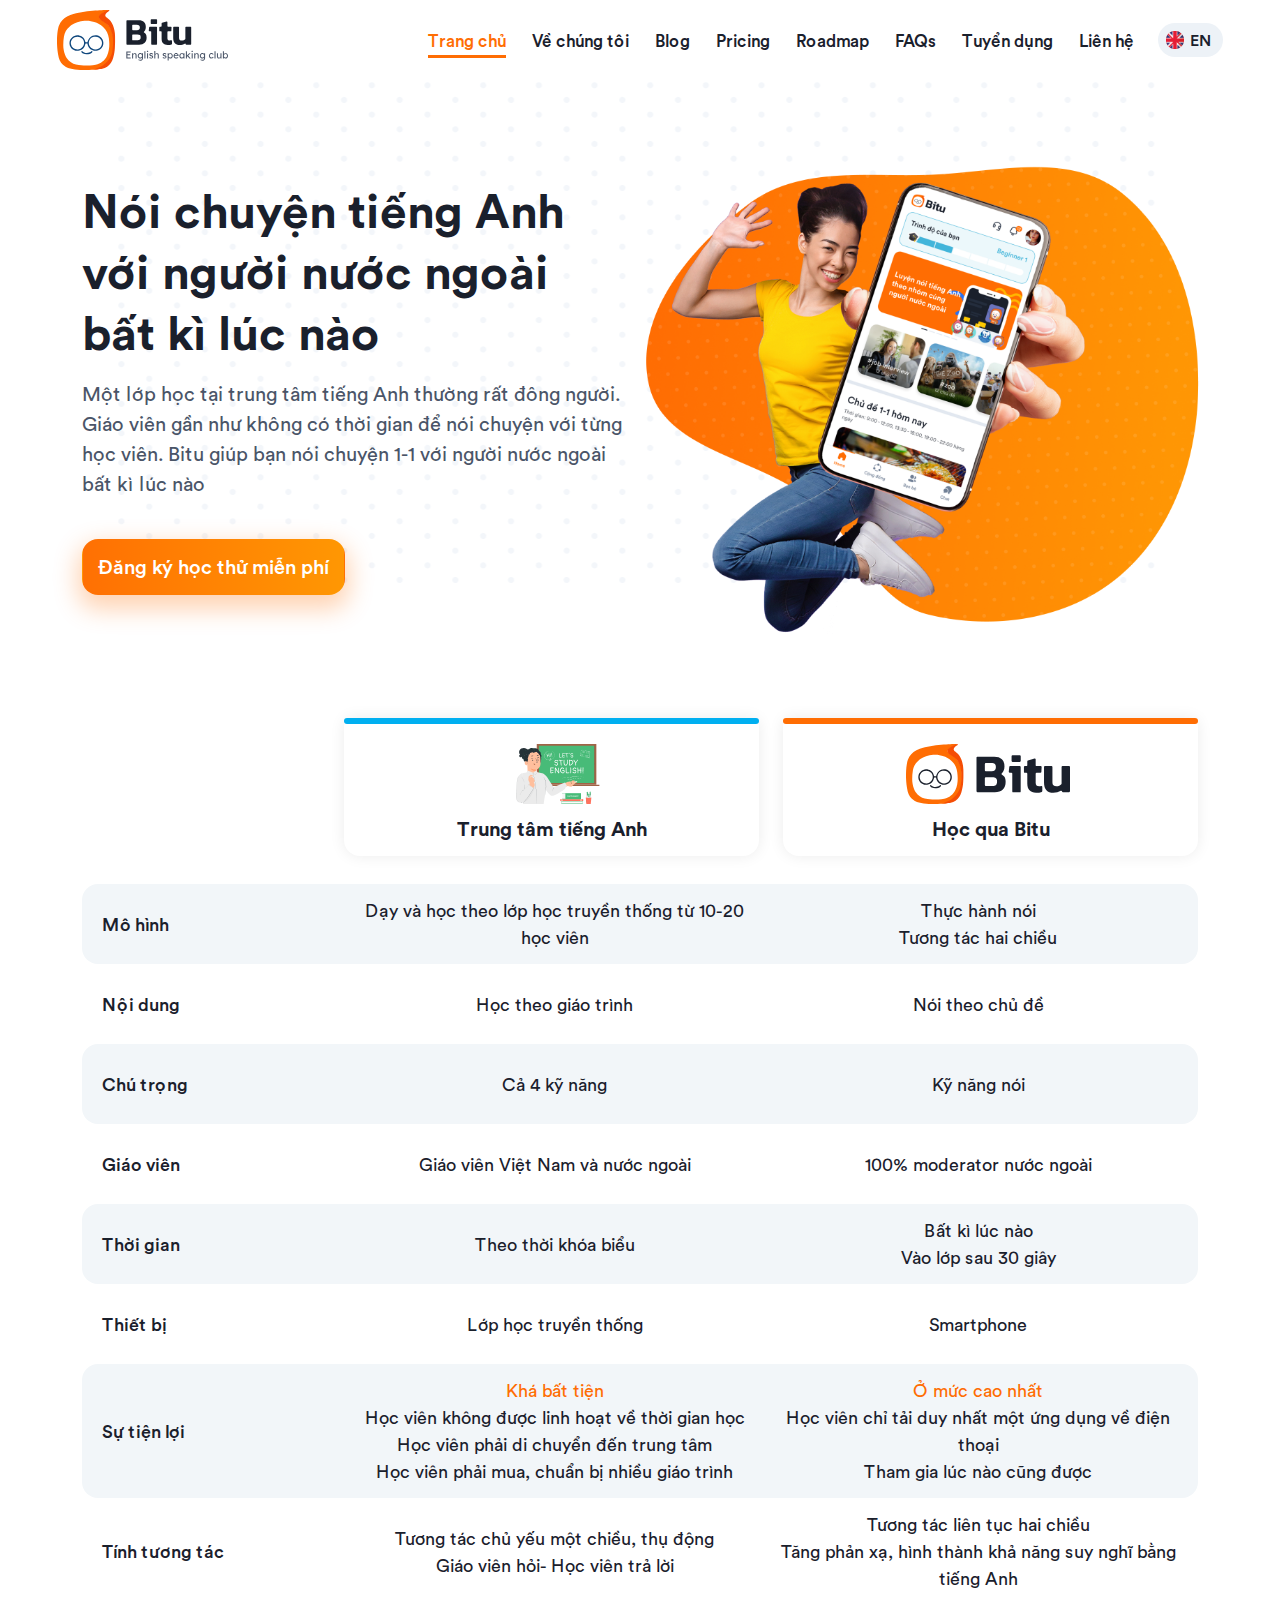
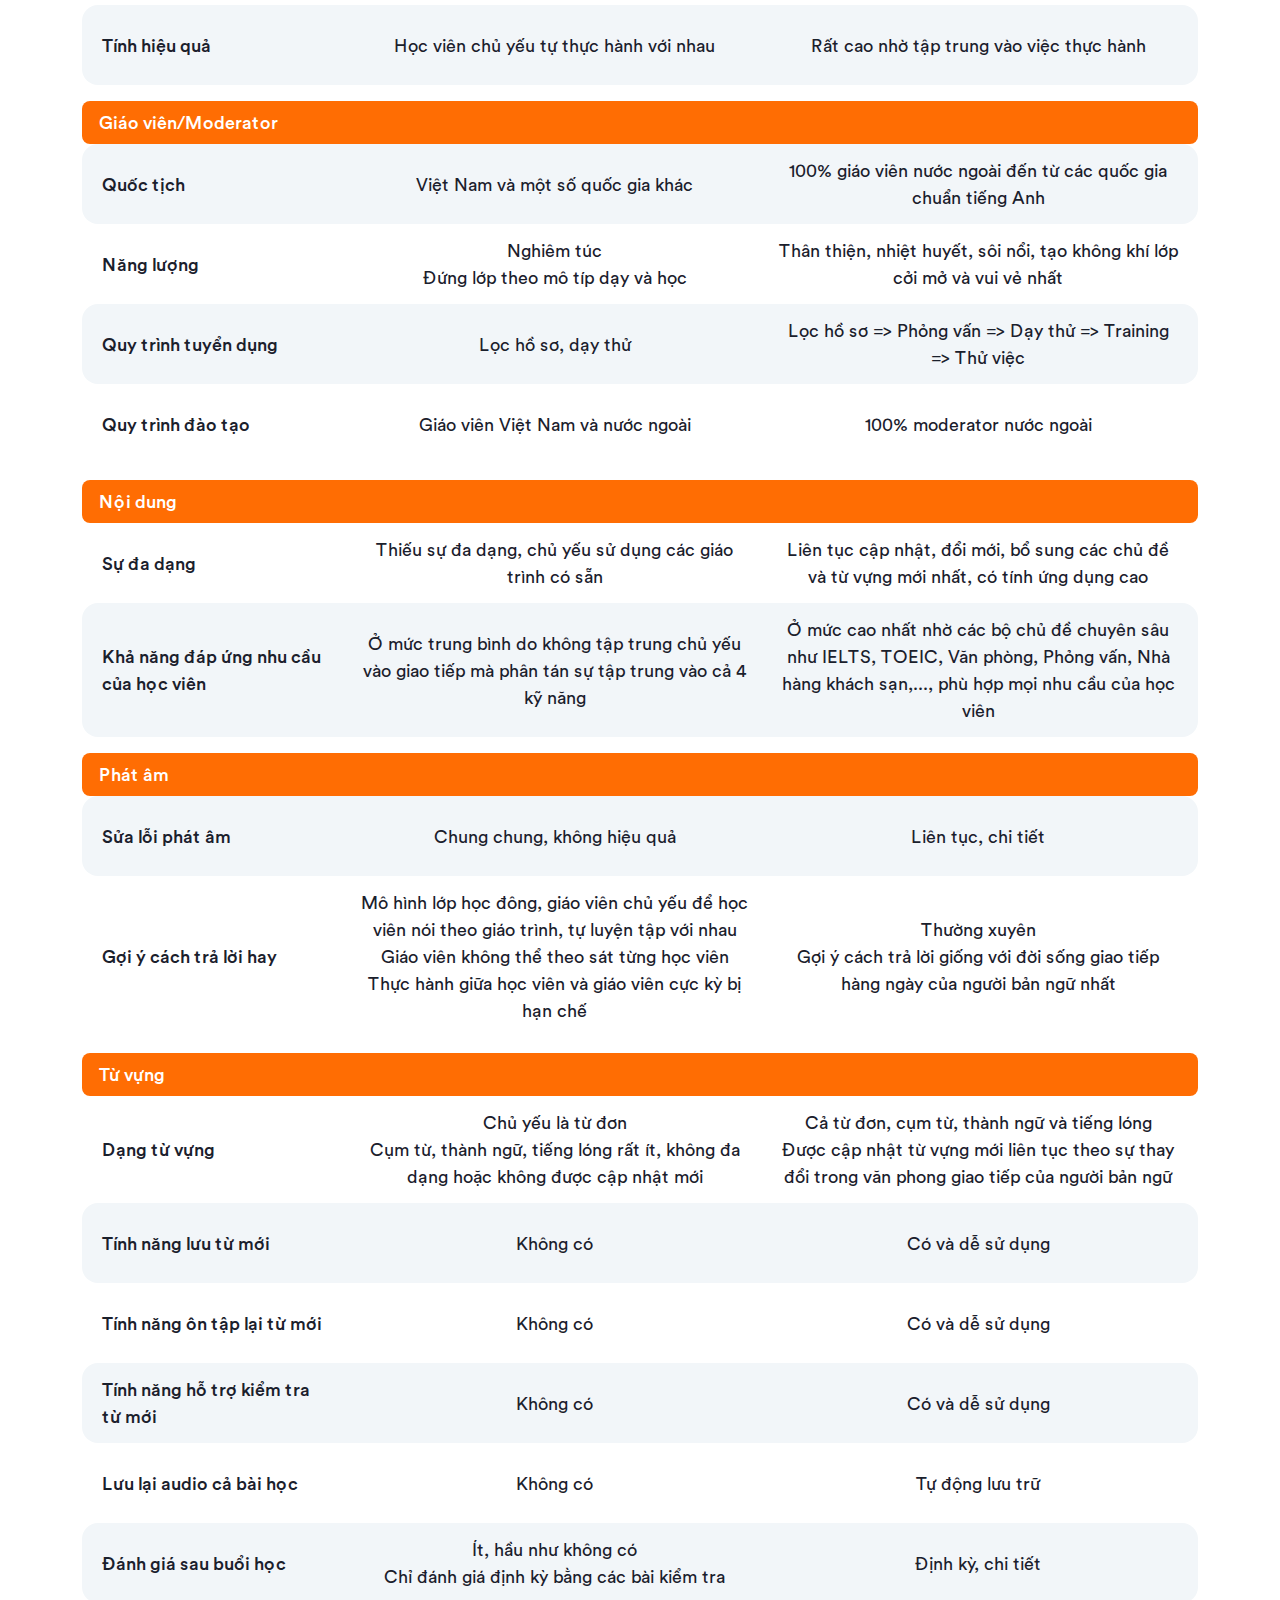
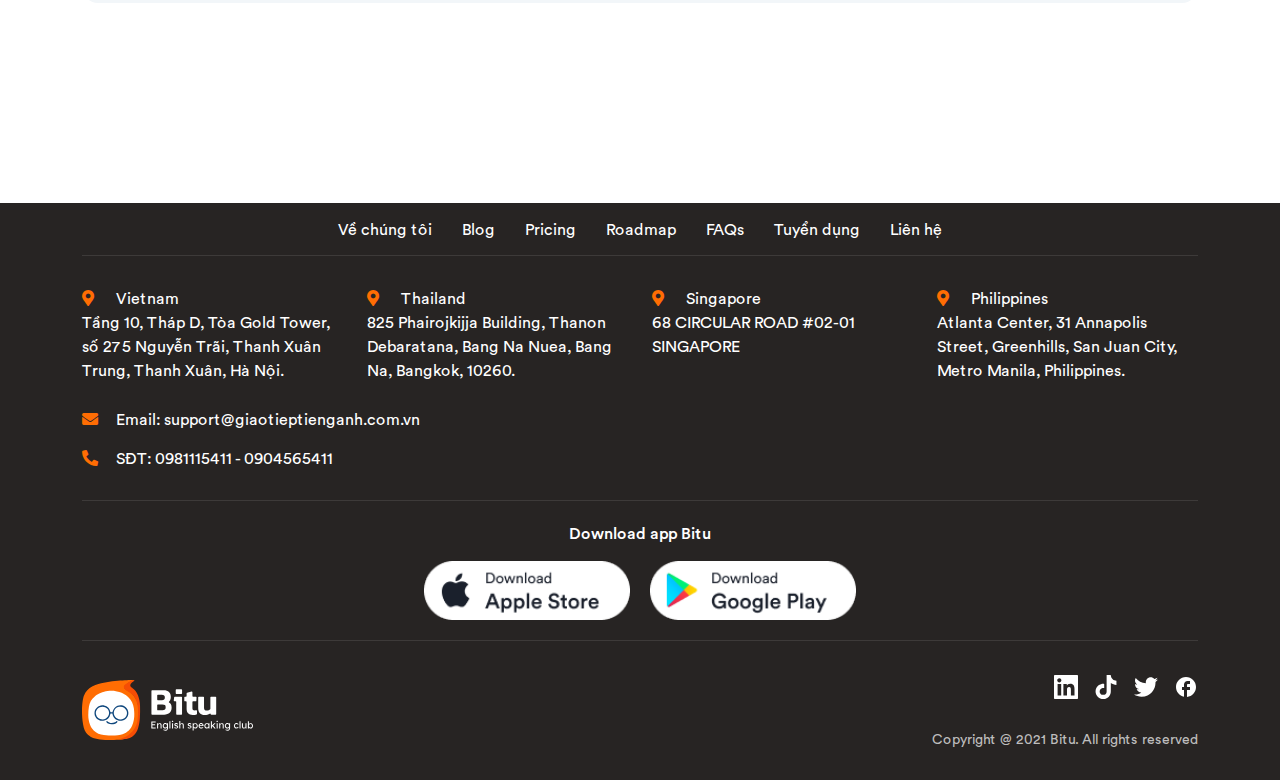
<file: compare-2.html>
<!DOCTYPE html>
<html lang="vi">
	<head>
		<meta charset="UTF-8">
		<title>Bitu Education</title>
		<meta name="viewport" content="width=device-width, initial-scale=1.0">
		<meta name="description" content="">
		<meta name="author" content="">
		<link data-n-head="ssr" rel="icon" type="image/x-icon" href="images/favicon.ico">

		<!-- STYLESHEET -->
		<link rel="stylesheet" type="text/css" href="css/bootstrap.min.css">
		<link rel="stylesheet" type="text/css" href="css/font-awesome-all.min.css">
		<link rel="stylesheet" type="text/css" href="css/slick.min.css">
		<link rel="stylesheet" type="text/css" href="css/main.css">
		<link rel="stylesheet" type="text/css" href="css/blog.css">
		<link rel="stylesheet" type="text/css" href="css/blog-detail.css">
		<link rel="stylesheet" type="text/css" href="css/faq.css">
		<link rel="stylesheet" type="text/css" href="css/contact.css">

		<!-- HTML5 Shim and Respond.js IE8 support of HTML5 elements and media queries-->
		<!-- WARNING: Respond.js doesn't work if you view the page via file://-->
		<!--if lt IE 9
		script(src='https://oss.maxcdn.com/html5shiv/3.7.2/html5shiv.min.js')
		script(src='https://oss.maxcdn.com/respond/1.4.2/respond.min.js')
		-->
	</head>

<body>
  <header class="main-header">
	<div class="container-fluid">
		<div class="row g-0 justify-content-between align-items-center">
			<div class="col-auto col-logo">
				<a href="index.html" class="logo">
					<img src="images/logo.svg" alt="Bitu" class=" d-none d-lg-block">
					<img src="images/logo_sp.svg" alt="Bitu" class=" d-block d-lg-none">
				</a>
			</div>

			<div class="col-auto col-nav">
				<ul class="main-nav d-none d-lg-block">
					<li><a href="index.html" class="active">Trang chủ</a></li>
					<li><a href="about-us.html">Về chúng tôi</a></li>
					<li><a href="blog.html">Blog</a></li>
					<li><a href="page-pricing.html">Pricing</a></li>
					<li><a href="page-roadmap.html">Roadmap</a></li>
					<li><a href="faq.html">FAQs</a></li>
					<li><a href="page-recruitment.html">Tuyển dụng</a></li>
					<li><a href="contact.html">Liên hệ</a></li>
				</ul>

				<div class="box-language">
					<div class="dropdown" >
						<a href="#" id="languageDropdown" class="dropdown-toggle" role="button" data-bs-toggle="dropdown" data-bs-offset="0,6" aria-expanded="false">
							<img src="images/lang_en.svg" alt="EN">
							<span>EN</span>
						</a>

						<ul class="dropdown-menu dropdown-menu-end" aria-labelledby="languageDropdown">
							<li>
								<a class="dropdown-item" href="#">
									<img src="images/lang_en.svg" alt="EN">
									<span>EN</span>
								</a>
							</li>

							<li>
								<a class="dropdown-item" href="#">
									<img src="images/lang_thai.svg" alt="THAI">
									<span>THAI</span>
								</a>
							</li>

							<li>
								<a class="dropdown-item" href="#">
									<img src="images/lang_vn.svg" alt="VN">
									<span>VN</span>
								</a>
							</li>
						</ul>
					</div>
				</div>

				<button class="btn border-0 d-block d-lg-none btn-menu" type="button" data-bs-toggle="offcanvas" data-bs-target="#offcanvasMenu" aria-controls="offcanvasMenu">
					<svg width="20" height="20" viewBox="0 0 20 20" fill="none" xmlns="http://www.w3.org/2000/svg"><path d="M1.42871 4.42871H18.5716M1.42871 10.143H18.5716M1.42871 15.8573H18.5716" stroke="#1A202C" stroke-width="2" stroke-linecap="round" stroke-linejoin="round"/></svg>
				</button>
			</div>
		</div>
	</div>
</header>
<!-- /END .main-header -->

<div class="offcanvas offcanvas-end" tabindex="-1" id="offcanvasMenu">
	<div class="offcanvas-header">
    <h5 class="offcanvas-title">
			<a href="index.html" class="logo"><img src="images/logo_sp.svg" alt="Bitu"></a>
		</h5>
    <button type="button" class="btn-close text-reset" data-bs-dismiss="offcanvas" aria-label="Close"></button>
  </div>

  <div class="offcanvas-body">
		<ul class="main-nav">
			<li><a href="index.html" class="active">Trang chủ</a></li>
			<li><a href="about-us.html">Về chúng tôi</a></li>
			<li><a href="blog.html">Blog</a></li>
			<li><a href="page-pricing.html">Pricing</a></li>
			<li><a href="page-roadmap.html">Roadmap</a></li>
			<li><a href="faq.html">FAQs</a></li>
			<li><a href="page-recruitment.html">Tuyển dụng</a></li>
			<li><a href="contact.html">Liên hệ</a></li>
		</ul>
  </div>
</div>
<!-- /END .offcanvas -->

  <div class="con-compare-intro">
    <div class="container">
      <div class="row">
        <div class="col-12 col-md-6">
          <h3 class="title-lg">Nói chuyện tiếng Anh với người nước ngoài bất kì lúc nào</h3>

          <p class="txt">
          Một lớp học tại trung tâm tiếng Anh thường rất đông người. Giáo viên gần như không có thời gian để nói chuyện với từng học viên. Bitu giúp bạn nói chuyện 1-1 với người nước ngoài bất kì lúc nào
          </p>

          <div class="box-btn d-none d-md-block">
            <button class="btn btn-orange" data-bs-toggle="modal" data-bs-target="#registerNowModal"><span>Đăng ký học thử miễn phí</span></button>
          </div>
        </div>

        <div class="col-12 col-md-6">
          <img src="images/compare-intro-2.png" alt="Tiện lợi hơn: Không cần đặt lịch trước với giáo viên." class="img-compare-intro">
        </div>
      </div>
    </div>
  </div>
  <!-- /END .con-compare-intro -->

  <div class="con-compare-table">
    <div class="container">
      <div class="box-list">
        <div class="box-head row justify-content-end">
          <div class="col-4 col-description">
            <div class="box-inner box-skype">
              <img src="images/icon_english_center.svg" alt="English Center">
              <p class="txt">Trung tâm tiếng Anh</p>
            </div>
          </div>
          <div class="col-4 col-description">
            <div class="box-inner box-bitu">
              <img src="images/logo_sp.svg" alt="Bitu">
              <p class="txt">Học qua Bitu</p>
            </div>
          </div>
        </div>

        <div class="item">
          <div class="row">
            <div class="col-4 col-title">Mô hình</div>
            <div class="col-4 col-description">Dạy và học theo lớp học truyền thống từ 10-20 học viên</div>
            <div class="col-4 col-description">Thực hành nói <br />Tương tác hai chiều</div>
          </div>
        </div>

        <div class="item">
          <div class="row">
            <div class="col-4 col-title">Nội dung</div>
            <div class="col-4 col-description">Học theo giáo trình</div>
            <div class="col-4 col-description">Nói theo chủ đề</div>
          </div>
        </div>

        <div class="item">
          <div class="row">
            <div class="col-4 col-title">Chú trọng</div>
            <div class="col-4 col-description">Cả 4 kỹ năng</div>
            <div class="col-4 col-description">Kỹ năng nói</div>
          </div>
        </div>

        <div class="item">
          <div class="row">
            <div class="col-4 col-title">Giáo viên</div>
            <div class="col-4 col-description">Giáo viên Việt Nam và nước ngoài</div>
            <div class="col-4 col-description">100% moderator nước ngoài</div>
          </div>
        </div>

        <div class="item">
          <div class="row">
            <div class="col-4 col-title">Thời gian</div>
            <div class="col-4 col-description">Theo thời khóa biểu</div>
            <div class="col-4 col-description">Bất kì lúc nào <br />Vào lớp sau 30 giây</div>
          </div>
        </div>

        <div class="item">
          <div class="row">
            <div class="col-4 col-title">Thiết bị</div>
            <div class="col-4 col-description">Lớp học truyền thống</div>
            <div class="col-4 col-description">Smartphone</div>
          </div>
        </div>

        <div class="item">
          <div class="row">
            <div class="col-4 col-title">Sự tiện lợi</div>
            <div class="col-4 col-description">
              <span class="text-primary">Khá bất tiện</span><br />
              Học viên không được linh hoạt về thời gian học<br />
              Học viên phải di chuyển đến trung tâm<br />
              Học viên phải mua, chuẩn bị nhiều giáo trình
            </div>
            <div class="col-4 col-description">
              <span class="text-primary">Ở mức cao nhất</span><br />
              Học viên chỉ tải duy nhất một ứng dụng về điện thoại<br />
              Tham gia lúc nào cũng được
            </div>
          </div>
        </div>

        <div class="item">
          <div class="row">
            <div class="col-4 col-title">Tính tương tác</div>
            <div class="col-4 col-description">
              Tương tác chủ yếu một chiều, thụ động<br />
              Giáo viên hỏi- Học viên trả lời
            </div>
            <div class="col-4 col-description">
              Tương tác liên tục hai chiều<br />
              Tăng phản xạ, hình thành khả năng suy nghĩ bằng tiếng Anh
            </div>
          </div>
        </div>

        <div class="item">
          <div class="row">
            <div class="col-4 col-title">Tính hiệu quả</div>
            <div class="col-4 col-description">Học viên chủ yếu tự thực hành với nhau</div>
            <div class="col-4 col-description">Rất cao nhờ tập trung vào việc thực hành</div>
          </div>
        </div>

        <div class="txt-title">Giáo viên/Moderator</div>

        <div class="item">
          <div class="row">
            <div class="col-4 col-title">Quốc tịch</div>
            <div class="col-4 col-description">Việt Nam và một số quốc gia khác</div>
            <div class="col-4 col-description">100% giáo viên nước ngoài đến từ các quốc gia chuẩn tiếng Anh</div>
          </div>
        </div>

        <div class="item">
          <div class="row">
            <div class="col-4 col-title">Năng lượng</div>
            <div class="col-4 col-description">Nghiêm túc <br />Đứng lớp theo mô típ dạy và học</div>
            <div class="col-4 col-description">Thân thiện, nhiệt huyết, sôi nổi, tạo không khí lớp cởi mở và vui vẻ nhất</div>
          </div>
        </div>

        <div class="item">
          <div class="row">
            <div class="col-4 col-title">Quy trình tuyển dụng</div>
            <div class="col-4 col-description">Lọc hồ sơ, dạy thử</div>
            <div class="col-4 col-description">Lọc hồ sơ => Phỏng vấn => Dạy thử => Training => Thử việc</div>
          </div>
        </div>

        <div class="item">
          <div class="row">
            <div class="col-4 col-title">Quy trình đào tạo</div>
            <div class="col-4 col-description">Giáo viên Việt Nam và nước ngoài</div>
            <div class="col-4 col-description">100% moderator nước ngoài</div>
          </div>
        </div>

        <div class="txt-title">Nội dung</div>

        <div class="item">
          <div class="row">
            <div class="col-4 col-title">Sự đa dạng</div>
            <div class="col-4 col-description">Thiếu sự đa dạng, chủ yếu sử dụng các giáo trình có sẵn</div>
            <div class="col-4 col-description">
              Liên tục cập nhật, đổi mới, bổ sung các chủ đề và từ vựng mới nhất, có tính ứng dụng cao
            </div>
          </div>
        </div>

        <div class="item">
          <div class="row">
            <div class="col-4 col-title">Khả năng đáp ứng nhu cầu của học viên</div>
            <div class="col-4 col-description">Ở mức trung bình do không tập trung chủ yếu vào giao tiếp mà phân tán sự tập trung vào cả 4 kỹ năng</div>
            <div class="col-4 col-description">
              Ở mức cao nhất nhờ các bộ chủ đề chuyên sâu như IELTS, TOEIC, Văn phòng, Phỏng vấn, Nhà hàng khách sạn,..., phù hợp mọi nhu cầu của học viên
            </div>
          </div>
        </div>

        <div class="txt-title">Phát âm</div>

        <div class="item">
          <div class="row">
            <div class="col-4 col-title">Sửa lỗi phát âm</div>
            <div class="col-4 col-description">Chung chung, không hiệu quả</div>
            <div class="col-4 col-description">Liên tục, chi tiết</div>
          </div>
        </div>

        <div class="item">
          <div class="row">
            <div class="col-4 col-title">Gợi ý cách trả lời hay</div>
            <div class="col-4 col-description">
              Mô hình lớp học đông, giáo viên chủ yếu để học viên nói theo giáo trình, tự luyện tập với nhau<br />
              Giáo viên không thể theo sát từng học viên<br />
              Thực hành giữa học viên và giáo viên cực kỳ bị hạn chế
            </div>
            <div class="col-4 col-description">
              Thường xuyên <br />
              Gợi ý cách trả lời giống với đời sống giao tiếp hàng ngày của người bản ngữ nhất
            </div>
          </div>
        </div>

        <div class="txt-title">Từ vựng</div>

        <div class="item">
          <div class="row">
            <div class="col-4 col-title">Dạng từ vựng</div>
            <div class="col-4 col-description">
              Chủ yếu là từ đơn<br />
              Cụm từ, thành ngữ, tiếng lóng rất ít, không đa dạng hoặc không được cập nhật mới
            </div>
            <div class="col-4 col-description">
              Cả từ đơn, cụm từ, thành ngữ và tiếng lóng <br />
              Được cập nhật từ vựng mới liên tục theo sự thay đổi trong văn phong giao tiếp của người bản ngữ
            </div>
          </div>
        </div>

        <div class="item">
          <div class="row">
            <div class="col-4 col-title">Tính năng lưu từ mới</div>
            <div class="col-4 col-description">Không có</div>
            <div class="col-4 col-description">Có và dễ sử dụng</div>
          </div>
        </div>

        <div class="item">
          <div class="row">
            <div class="col-4 col-title">Tính năng ôn tập lại từ mới</div>
            <div class="col-4 col-description">Không có</div>
            <div class="col-4 col-description">Có và dễ sử dụng</div>
          </div>
        </div>

        <div class="item">
          <div class="row">
            <div class="col-4 col-title">Tính năng hỗ trợ kiểm tra từ mới</div>
            <div class="col-4 col-description">Không có</div>
            <div class="col-4 col-description">Có và dễ sử dụng</div>
          </div>
        </div>

        <div class="item">
          <div class="row">
            <div class="col-4 col-title">Lưu lại audio cả bài học</div>
            <div class="col-4 col-description">Không có</div>
            <div class="col-4 col-description">Tự động lưu trữ</div>
          </div>
        </div>

        <div class="item">
          <div class="row">
            <div class="col-4 col-title">Đánh giá sau buổi học</div>
            <div class="col-4 col-description">
              Ít, hầu như không có <br />
              Chỉ đánh giá định kỳ bằng các bài kiểm tra
            </div>
            <div class="col-4 col-description">Định kỳ, chi tiết</div>
          </div>
        </div>

      </div>
    </div>
  </div>
  <!-- /END .con-compare-table -->

  <div id="registerNowModal" class="modal register-now-modal" tabindex="-1">
    <div class="box-bg">
      <div class="bg">
        <div class="txt-title d-none d-md-block">Đăng ký học <br />thử miễn phí</div>
      </div>
    </div>

    <button type="button" class="btn-close-modal" data-bs-dismiss="modal" aria-label="Close">
      <svg width="54" height="54" viewBox="0 0 54 54" fill="none" xmlns="http://www.w3.org/2000/svg"><rect x="1.5" y="1.5" width="51" height="51" rx="25.5" stroke="white" stroke-width="3"/><path d="M37 17L17 37" stroke="white" stroke-width="3" stroke-linecap="round" stroke-linejoin="round"/><path d="M17 17L37 37" stroke="white" stroke-width="3" stroke-linecap="round" stroke-linejoin="round"/></svg>
    </button>

    <div class="modal-dialog modal-dialog-centered">
      <div class="modal-content">
        <div class="modal-body">
          <form class="register-form-common">
            <div class="form-title d-block d-md-none">Đăng ký lên trình tiếng Anh cùng Bitu</div>
            <div class="form-group">
              <div class="form-control-with-pre-icon">
                <input type="text" class="form-control" placeholder="Họ tên">
                <svg class="ic" width="20" height="20" viewBox="0 0 20 20" fill="none" xmlns="http://www.w3.org/2000/svg"><path fill-rule="evenodd" clip-rule="evenodd" d="M14.4117 6.07523C14.4117 8.52275 12.4493 10.4853 10 10.4853C7.55162 10.4853 5.58838 8.52275 5.58838 6.07523C5.58838 3.6277 7.55162 1.66602 10 1.66602C12.4493 1.66602 14.4117 3.6277 14.4117 6.07523ZM9.99992 18.3327C6.38523 18.3327 3.33325 17.7452 3.33325 15.4785C3.33325 13.211 6.4044 12.6443 9.99992 12.6443C13.6154 12.6443 16.6666 13.2318 16.6666 15.4985C16.6666 17.766 13.5954 18.3327 9.99992 18.3327Z" fill="url(#paint0_linear_1365_4165)" /><defs>  <linearGradient id="paint0_linear_1365_4165" x1="3.33325" y1="1.66602" x2="18.3237" y2="3.57764" gradientUnits="userSpaceOnUse">    <stop offset="1" stop-color="#FF6D03" />    <stop offset="1" stop-color="#FF9A03" />  </linearGradient></defs></svg>
              </div>
            </div>

            <div class="form-group">
              <div class="form-control-with-pre-icon">
                <input type="text" class="form-control" placeholder="Số điện thoại">
                <svg class="ic" width="20" height="20" viewBox="0 0 20 20" fill="none" xmlns="http://www.w3.org/2000/svg"><path d="M15.1389 11.984C14.5791 11.8636 14.1363 12.1234 13.7442 12.3504C13.3427 12.5843 12.5791 13.2037 12.1415 13.0452C9.90074 12.1226 7.79328 10.1613 6.88099 7.91161C6.7202 7.46462 7.33671 6.69623 7.56886 6.28995C7.79414 5.89666 8.04865 5.44966 7.93257 4.88572C7.82767 4.37894 6.47085 2.65246 5.99106 2.18034C5.67464 1.86848 5.35049 1.69696 5.01773 1.66924C3.76667 1.61553 2.36943 3.28484 2.12438 3.68419C1.51046 4.53574 1.5139 5.66883 2.1347 7.04274C3.63081 10.7331 9.28939 16.3024 12.9936 17.8547C13.6771 18.1744 14.3022 18.3346 14.8637 18.3346C15.4131 18.3346 15.9024 18.1813 16.3229 17.8772C16.6401 17.6945 18.3779 16.2279 18.3323 14.9432C18.3048 14.6157 18.1337 14.2883 17.8258 13.9712C17.3572 13.487 15.6419 12.0897 15.1389 11.984Z" fill="url(#paint0_linear_934_3667)" /><defs>  <linearGradient id="paint0_linear_934_3667" x1="1.6665" y1="1.66797" x2="20.2374" y2="4.62824" gradientUnits="userSpaceOnUse">    <stop offset="1" stop-color="#FF6D03" />    <stop offset="1" stop-color="#FF9A03" />  </linearGradient></defs></svg>
              </div>
            </div>

            <div class="form-group">
              <div class="form-control-with-pre-icon">
                <input type="Email" class="form-control" placeholder="Email">
                <svg class="ic" width="20" height="20" viewBox="0 0 20 20" fill="none" xmlns="http://www.w3.org/2000/svg"><path fill-rule="evenodd" clip-rule="evenodd" d="M14.4492 3C15.5667 3 16.6417 3.44167 17.4325 4.23417C18.2242 5.025 18.6667 6.09167 18.6667 7.20833V13.7917C18.6667 16.1167 16.775 18 14.4492 18H6.21667C3.89083 18 2 16.1167 2 13.7917V7.20833C2 4.88333 3.8825 3 6.21667 3H14.4492ZM15.7749 8.44962L15.8416 8.38296C16.0408 8.14129 16.0408 7.79129 15.8324 7.54962C15.7166 7.42546 15.5574 7.34962 15.3916 7.33296C15.2166 7.32379 15.0499 7.38296 14.9241 7.49962L11.1666 10.4996C10.6833 10.9005 9.99077 10.9005 9.49994 10.4996L5.74994 7.49962C5.49077 7.30796 5.13244 7.33296 4.91661 7.55796C4.69161 7.78296 4.66661 8.14129 4.85744 8.39129L4.96661 8.49962L8.75827 11.458C9.22494 11.8246 9.79077 12.0246 10.3833 12.0246C10.9741 12.0246 11.5499 11.8246 12.0158 11.458L15.7749 8.44962Z" fill="url(#paint0_linear_934_3659)" /><defs>  <linearGradient id="paint0_linear_934_3659" x1="2" y1="3" x2="20.4636" y2="6.27019" gradientUnits="userSpaceOnUse">    <stop offset="1" stop-color="#FF6D03" />    <stop offset="1" stop-color="#FF9A03" />  </linearGradient></defs></svg>
              </div>
            </div>

            <div class="text-center">
              <button type="submit" class="btn btn-orange btn-advisory"><span>Đăng ký ngay</span></button>
            </div>
          </form>
        </div>
      </div>
    </div>
  </div>
  <!-- /END registerNowModal -->

  <footer class="main-footer">
	<div class="container">
		<ul class="footer-nav nav justify-content-center">
			<li class="nav-item"><a class="nav-link" href="#">Về chúng tôi</a></li>
			<li class="nav-item"><a class="nav-link" href="#">Blog</a></li>
			<li class="nav-item"><a class="nav-link" href="#">Pricing</a></li>
			<li class="nav-item"><a class="nav-link" href="#">Roadmap</a></li>
			<li class="nav-item"><a class="nav-link" href="#">FAQs</a></li>
			<li class="nav-item"><a class="nav-link" href="#">Tuyển dụng</a></li>
			<li class="nav-item"><a class="nav-link" href="#">Liên hệ</a></li>
		</ul>

		<div class="footer-main">
			<div class="footer-logo-sp d-block d-md-none">
				<a href="#" class="footer-logo over">
					<img src="images/logo_sp_white.png" alt="Bitu">
				</a>
			</div>
			<div class="footer-contact">
				<div class="footer-address row">
					<div class="col-md-3">
						<p class="item-icon-text">
							<i class="fas fa-map-marker-alt ic"></i>
							<span class="text">
								Vietnam
								<br />
								<a href="https://goo.gl/maps/AvHyC8ocqMGf6n2H7" target="_blank">
									Tầng 10, Tháp D, Tòa Gold Tower, số 275 Nguyễn Trãi, Thanh Xuân Trung, Thanh Xuân, Hà Nội.
								</a>
							</span>
						</p>
					</div>

					<div class="col-md-3">
						<p class="item-icon-text">
							<i class="fas fa-map-marker-alt ic"></i>
							<span class="text">
								Thailand
								<br />
								<a href="https://goo.gl/maps/ZjHN69yZtWQy2LPx9" target="_blank">
									825 Phairojkijja Building, Thanon Debaratana, Bang Na Nuea, Bang Na, Bangkok, 10260.
								</a>
							</span>
						</p>
					</div>

					<div class="col-md-3">
						<p class="item-icon-text">
							<i class="fas fa-map-marker-alt ic"></i>
							<span class="text">
								Singapore
								<br />
								<a href="https://goo.gl/maps/2mgr3NPL3zs6zV1e7" target="_blank">
									68 CIRCULAR ROAD #02-01 SINGAPORE
								</a>
							</span>
						</p>
					</div>

					<div class="col-md-3">
						<p class="item-icon-text">
							<i class="fas fa-map-marker-alt ic"></i>
							<span class="text">
								Philippines
								<br />
								<a href="https://goo.gl/maps/2nDTZwoUfS4ioMSr7" target="_blank">
									Atlanta Center, 31 Annapolis Street, Greenhills, San Juan City, Metro Manila, Philippines.
								</a>
							</span>
						</p>
					</div>
				</div>

			</div>

			<div class="footer-email">
				<p class="item-icon-text">
					<i class="fas fa-envelope ic"></i>
					<span class="text">
						<a href="mailTo:support@giaotieptienganh.com.vn">Email: support@giaotieptienganh.com.vn</a>
					</span>
				</p>
				<p class="item-icon-text">
					<i class="fas fa-phone-alt ic"></i>
					<span class="text">
						SĐT: <a href="tel:0981115411">0981115411</a> - <a href="tel:0904565411">0904565411</a>
					</span>
				</p>
			</div>

			<div class="footer-download-wrapper">
				<div class="footer-download">
					<p class="text-center">Download app Bitu</p>
					<ul class="row g-0 align-items-center">
						<li class="col-6">
							<a class="over" href="#"><img src="images/img_download_ios.png" alt="download Apple Store" class="w-100"></a>
						</li>
						<li class="col-6">
							<a class="over" href="#"><img src="images/img_download_android.png" alt="download Google Play" class="w-100"></a>
						</li>
					</ul>
				</div>
			</div>

			<div class="footer-copyright">
				<div class="row align-items-center">
					<div class="col-md-6 d-none d-md-block">
						<a href="#" class="footer-logo over">
							<img src="images/logo_white.svg" alt="Bitu" class="d-none d-md-inline-block">
							<img src="images/logo_sp_white.png" alt="Bitu" class="d-inline-block d-md-none">
						</a>
					</div>

					<div class="col-md-6 col-social">
						<div class="footer-social">
							<a href="#" target="_blank">
								<svg width="24" height="24" viewBox="0 0 24 24" xmlns="http://www.w3.org/2000/svg">
									<path d="M23 0H1C0.4 0 0 0.4 0 1V23C0 23.6 0.4 24 1 24H23C23.6 24 24 23.6 24 23V1C24 0.4 23.6 0 23 0ZM7.1 20.5H3.6V9H7.2V20.5H7.1ZM5.3 7.4C4.2 7.4 3.2 6.5 3.2 5.3C3.2 4.2 4.1 3.2 5.3 3.2C6.4 3.2 7.4 4.1 7.4 5.3C7.4 6.5 6.5 7.4 5.3 7.4ZM20.5 20.5H16.9V14.9C16.9 13.6 16.9 11.9 15.1 11.9C13.2 11.9 13 13.3 13 14.8V20.5H9.4V9H12.8V10.6C13.3 9.7 14.4 8.8 16.2 8.8C19.8 8.8 20.5 11.2 20.5 14.3V20.5Z" fill="currentColor"/>
								</svg>
							</a>
							<a href="#" target="_blank">
								<svg width="24" height="24" viewBox="0 0 24 24" xmlns="http://www.w3.org/2000/svg">
									<path fill="currentColor" d="M10.1891 8.937V13.059C9.66997 12.9221 9.12673 12.9034 8.59942 13.0044C8.07211 13.1054 7.57419 13.3234 7.14234 13.6424C6.7105 13.9613 6.35575 14.3732 6.10423 14.8475C5.85272 15.3218 5.71086 15.8466 5.6891 16.383C5.65937 16.8449 5.72887 17.3078 5.89293 17.7405C6.057 18.1733 6.31182 18.5659 6.64027 18.892C6.96872 19.2181 7.36318 19.4701 7.79713 19.631C8.23108 19.7919 8.69446 19.8581 9.1561 19.825C9.62242 19.8608 10.0909 19.7949 10.5293 19.6319C10.9677 19.4689 11.3654 19.2126 11.6951 18.8809C12.0247 18.5491 12.2784 18.1498 12.4387 17.7104C12.5989 17.271 12.6618 16.8021 12.6231 16.336V0H16.7001C17.3931 4.315 19.5511 5.316 22.4401 5.778V9.913C20.438 9.74881 18.5067 9.09645 16.8151 8.013V16.18C16.8151 19.88 14.6251 24 9.1881 24C8.16806 23.9955 7.15918 23.7875 6.22058 23.3881C5.28199 22.9886 4.43258 22.4059 3.72213 21.6739C3.01168 20.942 2.4545 20.0755 2.08325 19.1254C1.712 18.1754 1.53414 17.1607 1.5601 16.141C1.59241 15.0794 1.84936 14.0366 2.31401 13.0815C2.77866 12.1265 3.44047 11.2807 4.2558 10.6C5.07114 9.9193 6.02148 9.41915 7.0442 9.1325C8.06691 8.84586 9.13876 8.77923 10.1891 8.937Z" fill="white"/>
								</svg>
							</a>
							<a href="#" target="_blank">
								<svg width="24" height="24" viewBox="0 0 24 24" xmlns="http://www.w3.org/2000/svg">
									<path d="M24 4.60078C23.1 5.00078 22.2 5.30078 21.2 5.40078C22.2 4.80078 23 3.80078 23.4 2.70078C22.4 3.30078 21.4 3.70078 20.3 3.90078C19.4 2.90078 18.1 2.30078 16.7 2.30078C14 2.30078 11.8 4.50078 11.8 7.20078C11.8 7.60078 11.8 8.00078 11.9 8.30078C7.7 8.10078 4.1 6.10078 1.7 3.10078C1.2 3.90078 1 4.70078 1 5.60078C1 7.30078 1.9 8.80078 3.2 9.70078C2.4 9.70078 1.6 9.50078 1 9.10078C1 9.10078 1 9.10078 1 9.20078C1 11.6008 2.7 13.6008 4.9 14.0008C4.5 14.1008 4.1 14.2008 3.6 14.2008C3.3 14.2008 3 14.2008 2.7 14.1008C3.3 16.1008 5.1 17.5008 7.3 17.5008C5.6 18.8008 3.5 19.6008 1.2 19.6008C0.8 19.6008 0.4 19.6008 0 19.5008C2.2 20.9008 4.8 21.7008 7.5 21.7008C16.6 21.7008 21.5 14.2008 21.5 7.70078C21.5 7.50078 21.5 7.30078 21.5 7.10078C22.5 6.40078 23.3 5.50078 24 4.60078Z" fill="currentColor"/>
								</svg>
							</a>
							<a href="https://www.facebook.com/BituEnglish" target="_blank">
								<svg width="24" height="24" viewBox="0 0 24 24" xmlns="http://www.w3.org/2000/svg">
									<path d="M22 12C22 6.48 17.52 2 12 2C6.48 2 2 6.48 2 12C2 16.84 5.44 20.87 10 21.8V15H8V12H10V9.5C10 7.57 11.57 6 13.5 6H16V9H14C13.45 9 13 9.45 13 10V12H16V15H13V21.95C18.05 21.45 22 17.19 22 12Z" fill="currentColor"/>
								</svg>
							</a>
						</div>

						<div class="txt-copyright m-0">
							<p>Copyright @ 2021 Bitu. All rights reserved</p>
						</div>
					</div>

				</div>
			</div>

		</div>
	</div>
</footer>
<!-- /.main-footer -->

<!-- JAVASCRIPT-->
<script src="js/jquery-3.3.1.min.js"></script>
<script src="js/popper.min.js"></script>
<script src="js/bootstrap.min.js"></script>
<script src="js/slick.min.js"></script>
<script src="js/jquery.magnific-popup.min.js"></script>
<script src="js/main.js"></script>
</body>

</html>
</file>
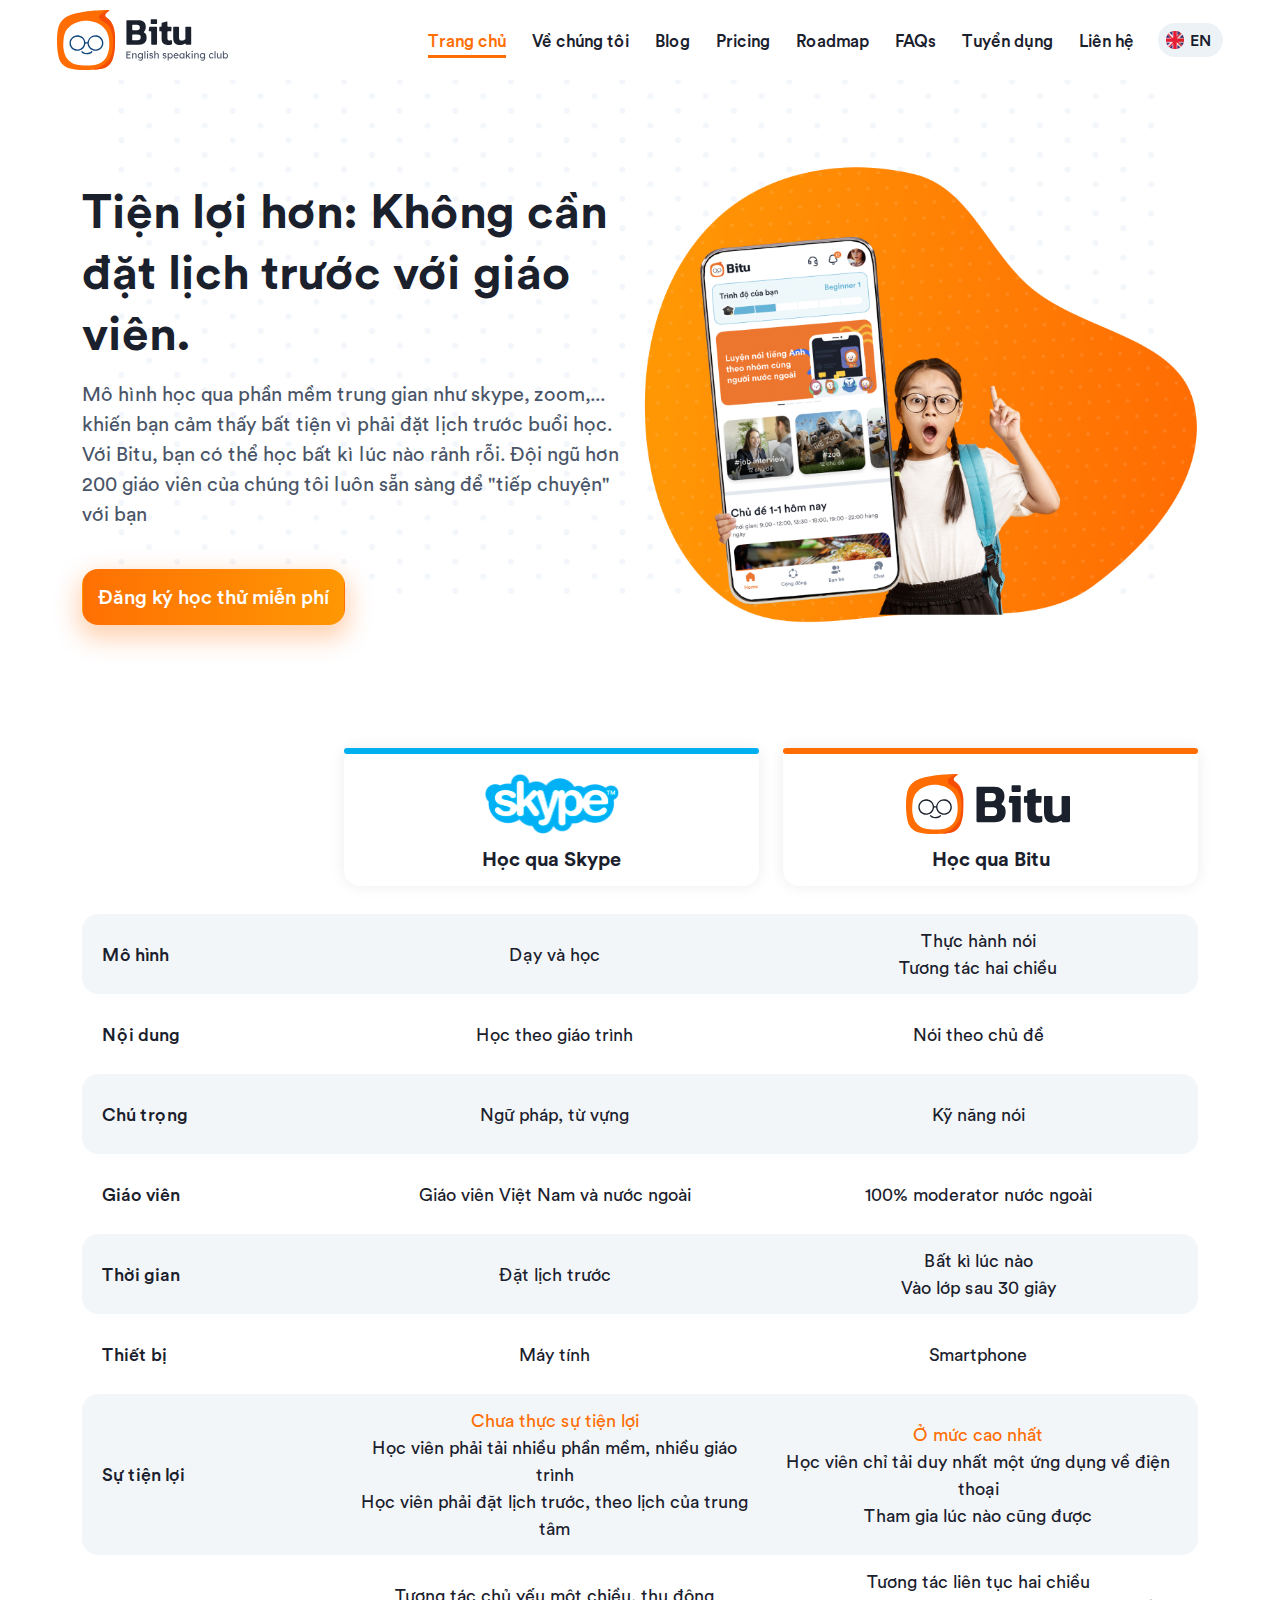
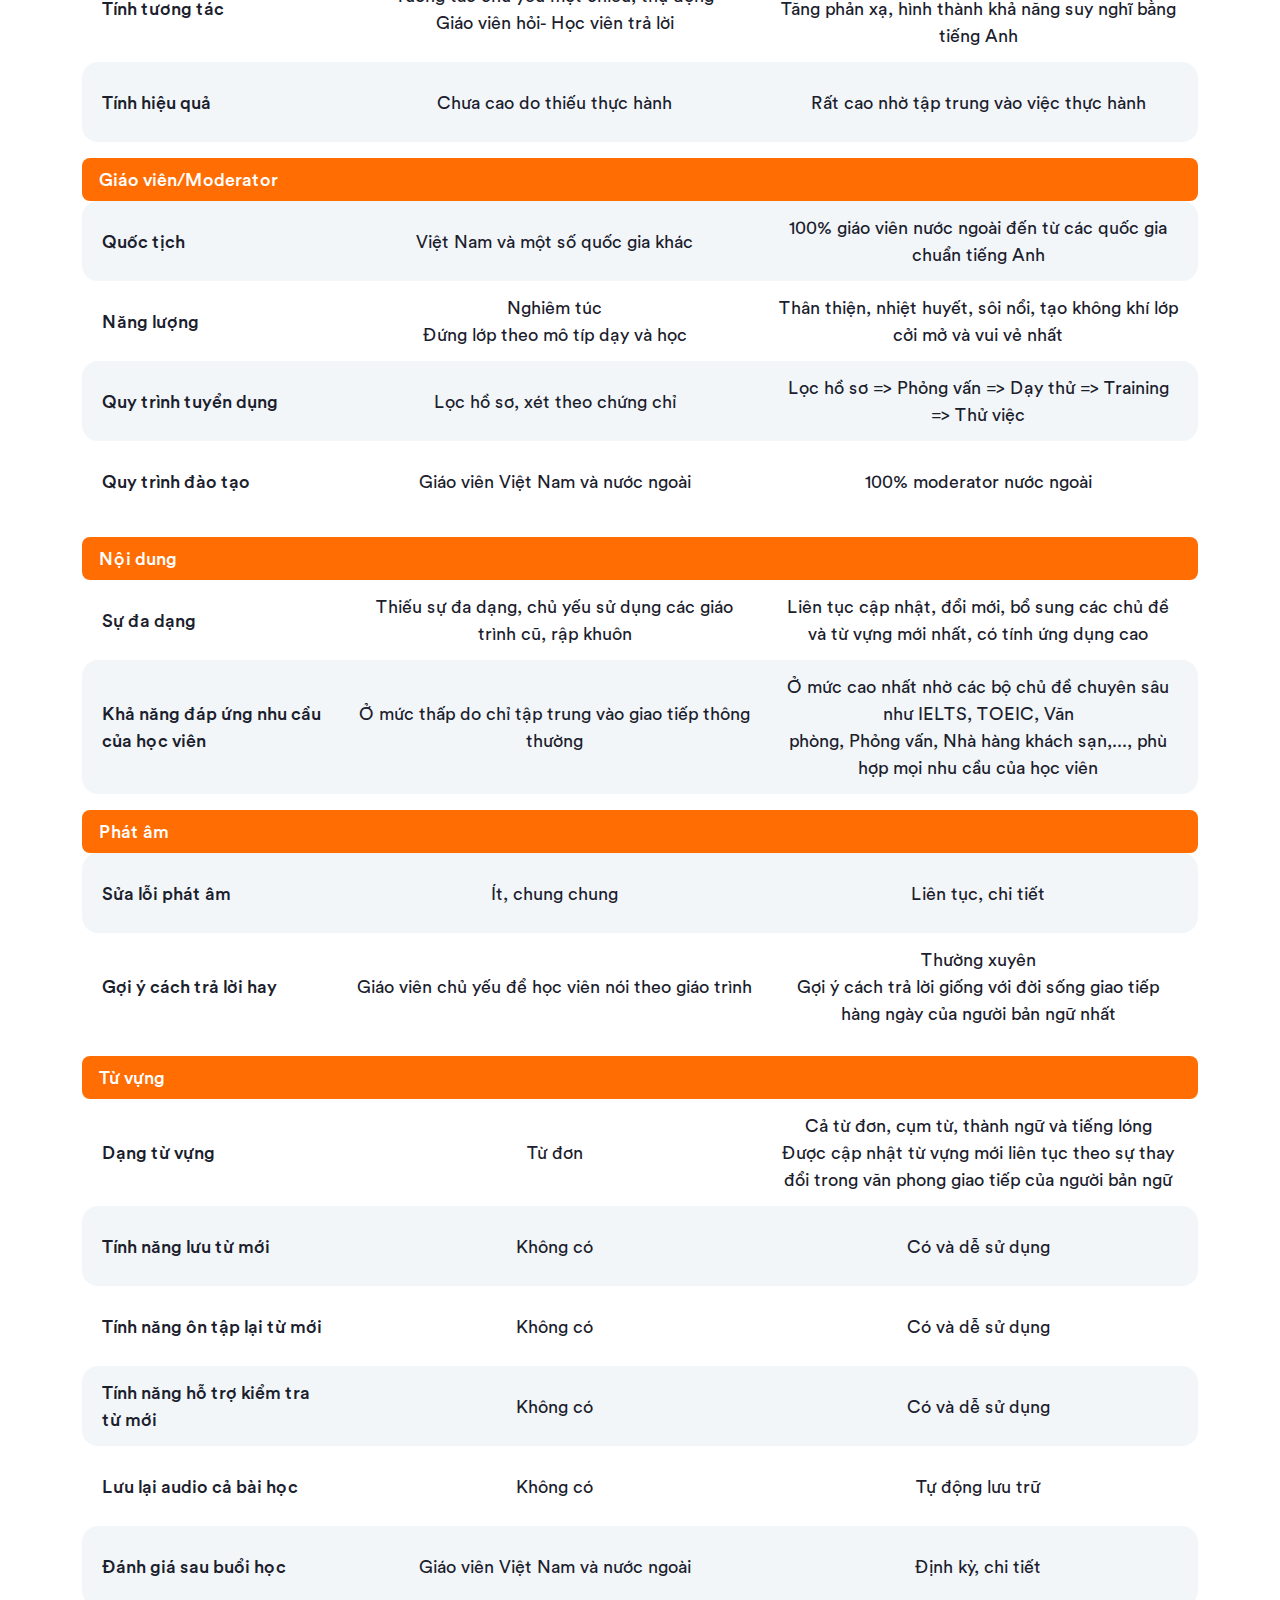
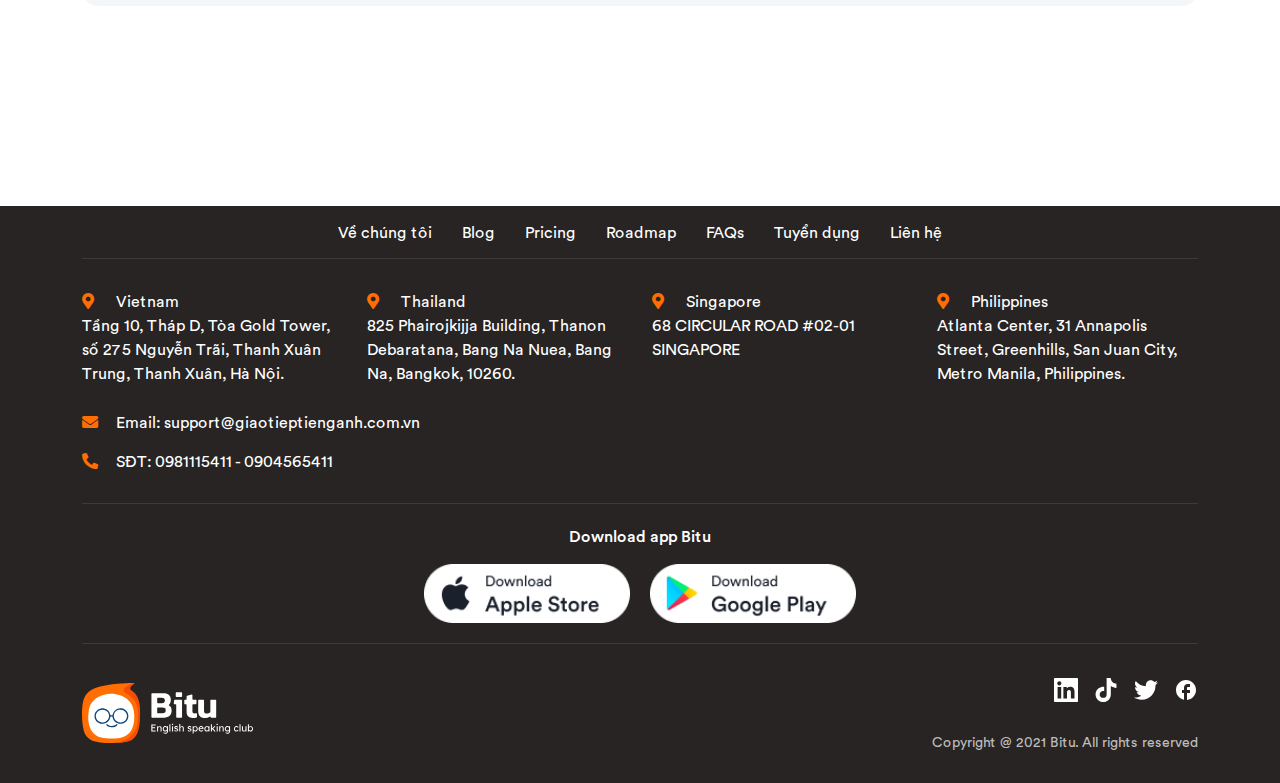
<file: compare.html>
<!DOCTYPE html>
<html lang="vi">
	<head>
		<meta charset="UTF-8">
		<title>Bitu Education</title>
		<meta name="viewport" content="width=device-width, initial-scale=1.0">
		<meta name="description" content="">
		<meta name="author" content="">
		<link data-n-head="ssr" rel="icon" type="image/x-icon" href="images/favicon.ico">

		<!-- STYLESHEET -->
		<link rel="stylesheet" type="text/css" href="css/bootstrap.min.css">
		<link rel="stylesheet" type="text/css" href="css/font-awesome-all.min.css">
		<link rel="stylesheet" type="text/css" href="css/slick.min.css">
		<link rel="stylesheet" type="text/css" href="css/main.css">
		<link rel="stylesheet" type="text/css" href="css/blog.css">
		<link rel="stylesheet" type="text/css" href="css/blog-detail.css">
		<link rel="stylesheet" type="text/css" href="css/faq.css">
		<link rel="stylesheet" type="text/css" href="css/contact.css">

		<!-- HTML5 Shim and Respond.js IE8 support of HTML5 elements and media queries-->
		<!-- WARNING: Respond.js doesn't work if you view the page via file://-->
		<!--if lt IE 9
		script(src='https://oss.maxcdn.com/html5shiv/3.7.2/html5shiv.min.js')
		script(src='https://oss.maxcdn.com/respond/1.4.2/respond.min.js')
		-->
	</head>

<body>
  <header class="main-header">
	<div class="container-fluid">
		<div class="row g-0 justify-content-between align-items-center">
			<div class="col-auto col-logo">
				<a href="index.html" class="logo">
					<img src="images/logo.svg" alt="Bitu" class=" d-none d-lg-block">
					<img src="images/logo_sp.svg" alt="Bitu" class=" d-block d-lg-none">
				</a>
			</div>

			<div class="col-auto col-nav">
				<ul class="main-nav d-none d-lg-block">
					<li><a href="index.html" class="active">Trang chủ</a></li>
					<li><a href="about-us.html">Về chúng tôi</a></li>
					<li><a href="blog.html">Blog</a></li>
					<li><a href="page-pricing.html">Pricing</a></li>
					<li><a href="page-roadmap.html">Roadmap</a></li>
					<li><a href="faq.html">FAQs</a></li>
					<li><a href="page-recruitment.html">Tuyển dụng</a></li>
					<li><a href="contact.html">Liên hệ</a></li>
				</ul>

				<div class="box-language">
					<div class="dropdown" >
						<a href="#" id="languageDropdown" class="dropdown-toggle" role="button" data-bs-toggle="dropdown" data-bs-offset="0,6" aria-expanded="false">
							<img src="images/lang_en.svg" alt="EN">
							<span>EN</span>
						</a>

						<ul class="dropdown-menu dropdown-menu-end" aria-labelledby="languageDropdown">
							<li>
								<a class="dropdown-item" href="#">
									<img src="images/lang_en.svg" alt="EN">
									<span>EN</span>
								</a>
							</li>

							<li>
								<a class="dropdown-item" href="#">
									<img src="images/lang_thai.svg" alt="THAI">
									<span>THAI</span>
								</a>
							</li>

							<li>
								<a class="dropdown-item" href="#">
									<img src="images/lang_vn.svg" alt="VN">
									<span>VN</span>
								</a>
							</li>
						</ul>
					</div>
				</div>

				<button class="btn border-0 d-block d-lg-none btn-menu" type="button" data-bs-toggle="offcanvas" data-bs-target="#offcanvasMenu" aria-controls="offcanvasMenu">
					<svg width="20" height="20" viewBox="0 0 20 20" fill="none" xmlns="http://www.w3.org/2000/svg"><path d="M1.42871 4.42871H18.5716M1.42871 10.143H18.5716M1.42871 15.8573H18.5716" stroke="#1A202C" stroke-width="2" stroke-linecap="round" stroke-linejoin="round"/></svg>
				</button>
			</div>
		</div>
	</div>
</header>
<!-- /END .main-header -->

<div class="offcanvas offcanvas-end" tabindex="-1" id="offcanvasMenu">
	<div class="offcanvas-header">
    <h5 class="offcanvas-title">
			<a href="index.html" class="logo"><img src="images/logo_sp.svg" alt="Bitu"></a>
		</h5>
    <button type="button" class="btn-close text-reset" data-bs-dismiss="offcanvas" aria-label="Close"></button>
  </div>

  <div class="offcanvas-body">
		<ul class="main-nav">
			<li><a href="index.html" class="active">Trang chủ</a></li>
			<li><a href="about-us.html">Về chúng tôi</a></li>
			<li><a href="blog.html">Blog</a></li>
			<li><a href="page-pricing.html">Pricing</a></li>
			<li><a href="page-roadmap.html">Roadmap</a></li>
			<li><a href="faq.html">FAQs</a></li>
			<li><a href="page-recruitment.html">Tuyển dụng</a></li>
			<li><a href="contact.html">Liên hệ</a></li>
		</ul>
  </div>
</div>
<!-- /END .offcanvas -->

  <div class="con-compare-intro">
    <div class="container">
      <div class="row">
        <div class="col-12 col-md-6">
          <h3 class="title-lg">Tiện lợi hơn: Không cần đặt lịch trước với giáo viên.</h3>

          <p class="txt">
            Mô hình học qua phần mềm trung gian như skype, zoom,... khiến bạn cảm thấy bất tiện vì phải đặt lịch trước buổi học. Với Bitu, bạn có thể học bất kì lúc nào rảnh rỗi. Đội ngũ hơn 200 giáo viên của chúng tôi luôn sẵn sàng để "tiếp chuyện" với bạn
          </p>

          <div class="box-btn d-none d-md-block">
            <button class="btn btn-orange" data-bs-toggle="modal" data-bs-target="#registerNowModal"><span>Đăng ký học thử miễn phí</span></button>
          </div>
        </div>

        <div class="col-12 col-md-6">
          <img src="images/compare-intro.png" alt="Tiện lợi hơn: Không cần đặt lịch trước với giáo viên." class="img-compare-intro">
        </div>
      </div>
    </div>
  </div>
  <!-- /END .con-compare-intro -->

  <div class="con-compare-table">
    <div class="container">
      <div class="box-list">
        <div class="box-head row justify-content-end">
          <div class="col-4 col-description">
            <div class="box-inner box-skype">
              <img src="images/icon_skype.svg" alt="Skype">
              <p class="txt">Học qua Skype</p>
            </div>
          </div>
          <div class="col-4 col-description">
            <div class="box-inner box-bitu">
              <img src="images/logo_sp.svg" alt="Bitu">
              <p class="txt">Học qua Bitu</p>
            </div>
          </div>
        </div>

        <div class="item">
          <div class="row">
            <div class="col-4 col-title">Mô hình</div>
            <div class="col-4 col-description">Dạy và học</div>
            <div class="col-4 col-description">Thực hành nói <br />Tương tác hai chiều</div>
          </div>
        </div>

        <div class="item">
          <div class="row">
            <div class="col-4 col-title">Nội dung</div>
            <div class="col-4 col-description">Học theo giáo trình</div>
            <div class="col-4 col-description">Nói theo chủ đề</div>
          </div>
        </div>

        <div class="item">
          <div class="row">
            <div class="col-4 col-title">Chú trọng</div>
            <div class="col-4 col-description">Ngữ pháp, từ vựng</div>
            <div class="col-4 col-description">Kỹ năng nói</div>
          </div>
        </div>

        <div class="item">
          <div class="row">
            <div class="col-4 col-title">Giáo viên</div>
            <div class="col-4 col-description">Giáo viên Việt Nam và nước ngoài</div>
            <div class="col-4 col-description">100% moderator nước ngoài</div>
          </div>
        </div>

        <div class="item">
          <div class="row">
            <div class="col-4 col-title">Thời gian</div>
            <div class="col-4 col-description">Đặt lịch trước</div>
            <div class="col-4 col-description">Bất kì lúc nào <br>Vào lớp sau 30 giây</div>
          </div>
        </div>

        <div class="item">
          <div class="row">
            <div class="col-4 col-title">Thiết bị</div>
            <div class="col-4 col-description">Máy tính</div>
            <div class="col-4 col-description">Smartphone</div>
          </div>
        </div>

        <div class="item">
          <div class="row">
            <div class="col-4 col-title">Sự tiện lợi</div>
            <div class="col-4 col-description">
              <span class="text-primary">Chưa thực sự tiện lợi</span><br>
              Học viên phải tải nhiều phần mềm, nhiều giáo trình<br>
              Học viên phải đặt lịch trước, theo lịch của trung tâm
            </div>
            <div class="col-4 col-description">
              <span class="text-primary">Ở mức cao nhất</span><br>
              Học viên chỉ tải duy nhất một ứng dụng về điện thoại<br>
              Tham gia lúc nào cũng được
            </div>
          </div>
        </div>

        <div class="item">
          <div class="row">
            <div class="col-4 col-title">Tính tương tác</div>
            <div class="col-4 col-description">
              Tương tác chủ yếu một chiều, thụ động<br>
              Giáo viên hỏi- Học viên trả lời
            </div>
            <div class="col-4 col-description">
              Tương tác liên tục hai chiều<br>
              Tăng phản xạ, hình thành khả năng suy nghĩ bằng tiếng Anh
            </div>
          </div>
        </div>

        <div class="item">
          <div class="row">
            <div class="col-4 col-title">Tính hiệu quả</div>
            <div class="col-4 col-description">Chưa cao do thiếu thực hành</div>
            <div class="col-4 col-description">Rất cao nhờ tập trung vào việc thực hành</div>
          </div>
        </div>

        <div class="txt-title">Giáo viên/Moderator</div>

        <div class="item">
          <div class="row">
            <div class="col-4 col-title">Quốc tịch</div>
            <div class="col-4 col-description">Việt Nam và một số quốc gia khác</div>
            <div class="col-4 col-description">100% giáo viên nước ngoài đến từ các quốc gia chuẩn tiếng Anh</div>
          </div>
        </div>

        <div class="item">
          <div class="row">
            <div class="col-4 col-title">Năng lượng</div>
            <div class="col-4 col-description">Nghiêm túc <br>Đứng lớp theo mô típ dạy và học</div>
            <div class="col-4 col-description">Thân thiện, nhiệt huyết, sôi nổi, tạo không khí lớp cởi mở và vui vẻ nhất</div>
          </div>
        </div>

        <div class="item">
          <div class="row">
            <div class="col-4 col-title">Quy trình tuyển dụng</div>
            <div class="col-4 col-description">Lọc hồ sơ, xét theo chứng chỉ</div>
            <div class="col-4 col-description">Lọc hồ sơ => Phỏng vấn => Dạy thử => Training => Thử việc</div>
          </div>
        </div>

        <div class="item">
          <div class="row">
            <div class="col-4 col-title">Quy trình đào tạo</div>
            <div class="col-4 col-description">Giáo viên Việt Nam và nước ngoài</div>
            <div class="col-4 col-description">100% moderator nước ngoài</div>
          </div>
        </div>

        <div class="txt-title">Nội dung</div>

        <div class="item">
          <div class="row">
            <div class="col-4 col-title">Sự đa dạng</div>
            <div class="col-4 col-description">Thiếu sự đa dạng, chủ yếu sử dụng các giáo trình cũ, rập khuôn</div>
            <div class="col-4 col-description">Liên tục cập nhật, đổi mới, bổ sung các chủ đề và từ vựng mới nhất, có tính ứng dụng cao</div>
          </div>
        </div>

        <div class="item">
          <div class="row">
            <div class="col-4 col-title">Khả năng đáp ứng nhu cầu của học viên</div>
            <div class="col-4 col-description">Ở mức thấp do chỉ tập trung vào giao tiếp thông thường</div>
            <div class="col-4 col-description">
              Ở mức cao nhất nhờ các bộ chủ đề chuyên sâu như IELTS, TOEIC, Văn <br>
              phòng, Phỏng vấn, Nhà hàng khách sạn,..., phù hợp mọi nhu cầu của học viên
            </div>
          </div>
        </div>

        <div class="txt-title">Phát âm</div>

        <div class="item">
          <div class="row">
            <div class="col-4 col-title">Sửa lỗi phát âm</div>
            <div class="col-4 col-description">Ít, chung chung</div>
            <div class="col-4 col-description">Liên tục, chi tiết</div>
          </div>
        </div>

        <div class="item">
          <div class="row">
            <div class="col-4 col-title">Gợi ý cách trả lời hay</div>
            <div class="col-4 col-description">Giáo viên chủ yếu để học viên nói theo giáo trình</div>
            <div class="col-4 col-description">
              Thường xuyên <br>
              Gợi ý cách trả lời giống với đời sống giao tiếp hàng ngày của người bản ngữ nhất
            </div>
          </div>
        </div>

        <div class="txt-title">Từ vựng</div>

        <div class="item">
          <div class="row">
            <div class="col-4 col-title">Dạng từ vựng</div>
            <div class="col-4 col-description">Từ đơn</div>
            <div class="col-4 col-description">
              Cả từ đơn, cụm từ, thành ngữ và tiếng lóng <br>
              Được cập nhật từ vựng mới liên tục theo sự thay đổi trong văn phong giao tiếp của người bản ngữ
            </div>
          </div>
        </div>

        <div class="item">
          <div class="row">
            <div class="col-4 col-title">Tính năng lưu từ mới</div>
            <div class="col-4 col-description">Không có</div>
            <div class="col-4 col-description">Có và dễ sử dụng</div>
          </div>
        </div>

        <div class="item">
          <div class="row">
            <div class="col-4 col-title">Tính năng ôn tập lại từ mới</div>
            <div class="col-4 col-description">Không có</div>
            <div class="col-4 col-description">Có và dễ sử dụng</div>
          </div>
        </div>

        <div class="item">
          <div class="row">
            <div class="col-4 col-title">Tính năng hỗ trợ kiểm tra từ mới</div>
            <div class="col-4 col-description">Không có</div>
            <div class="col-4 col-description">Có và dễ sử dụng</div>
          </div>
        </div>

        <div class="item">
          <div class="row">
            <div class="col-4 col-title">Lưu lại audio cả bài học</div>
            <div class="col-4 col-description">Không có</div>
            <div class="col-4 col-description">Tự động lưu trữ</div>
          </div>
        </div>

        <div class="item">
          <div class="row">
            <div class="col-4 col-title">Đánh giá sau buổi học</div>
            <div class="col-4 col-description">Giáo viên Việt Nam và nước ngoài</div>
            <div class="col-4 col-description">Định kỳ, chi tiết</div>
          </div>
        </div>

      </div>
    </div>
  </div>
  <!-- /END .con-compare-table -->

  <div id="registerNowModal" class="modal register-now-modal" tabindex="-1">
    <div class="box-bg">
      <div class="bg">
        <div class="txt-title d-none d-md-block">Đăng ký học <br />thử miễn phí</div>
      </div>
    </div>

    <button type="button" class="btn-close-modal" data-bs-dismiss="modal" aria-label="Close">
      <svg width="54" height="54" viewBox="0 0 54 54" fill="none" xmlns="http://www.w3.org/2000/svg"><rect x="1.5" y="1.5" width="51" height="51" rx="25.5" stroke="white" stroke-width="3"/><path d="M37 17L17 37" stroke="white" stroke-width="3" stroke-linecap="round" stroke-linejoin="round"/><path d="M17 17L37 37" stroke="white" stroke-width="3" stroke-linecap="round" stroke-linejoin="round"/></svg>
    </button>

    <div class="modal-dialog modal-dialog-centered">
      <div class="modal-content">
        <div class="modal-body">
          <form class="register-form-common">
            <div class="form-title d-block d-md-none">Đăng ký lên trình tiếng Anh cùng Bitu</div>
            <div class="form-group">
              <div class="form-control-with-pre-icon">
                <input type="text" class="form-control" placeholder="Họ tên">
                <svg class="ic" width="20" height="20" viewBox="0 0 20 20" fill="none" xmlns="http://www.w3.org/2000/svg"><path fill-rule="evenodd" clip-rule="evenodd" d="M14.4117 6.07523C14.4117 8.52275 12.4493 10.4853 10 10.4853C7.55162 10.4853 5.58838 8.52275 5.58838 6.07523C5.58838 3.6277 7.55162 1.66602 10 1.66602C12.4493 1.66602 14.4117 3.6277 14.4117 6.07523ZM9.99992 18.3327C6.38523 18.3327 3.33325 17.7452 3.33325 15.4785C3.33325 13.211 6.4044 12.6443 9.99992 12.6443C13.6154 12.6443 16.6666 13.2318 16.6666 15.4985C16.6666 17.766 13.5954 18.3327 9.99992 18.3327Z" fill="url(#paint0_linear_1365_4165)" /><defs>  <linearGradient id="paint0_linear_1365_4165" x1="3.33325" y1="1.66602" x2="18.3237" y2="3.57764" gradientUnits="userSpaceOnUse">    <stop offset="1" stop-color="#FF6D03" />    <stop offset="1" stop-color="#FF9A03" />  </linearGradient></defs></svg>
              </div>
            </div>

            <div class="form-group">
              <div class="form-control-with-pre-icon">
                <input type="text" class="form-control" placeholder="Số điện thoại">
                <svg class="ic" width="20" height="20" viewBox="0 0 20 20" fill="none" xmlns="http://www.w3.org/2000/svg"><path d="M15.1389 11.984C14.5791 11.8636 14.1363 12.1234 13.7442 12.3504C13.3427 12.5843 12.5791 13.2037 12.1415 13.0452C9.90074 12.1226 7.79328 10.1613 6.88099 7.91161C6.7202 7.46462 7.33671 6.69623 7.56886 6.28995C7.79414 5.89666 8.04865 5.44966 7.93257 4.88572C7.82767 4.37894 6.47085 2.65246 5.99106 2.18034C5.67464 1.86848 5.35049 1.69696 5.01773 1.66924C3.76667 1.61553 2.36943 3.28484 2.12438 3.68419C1.51046 4.53574 1.5139 5.66883 2.1347 7.04274C3.63081 10.7331 9.28939 16.3024 12.9936 17.8547C13.6771 18.1744 14.3022 18.3346 14.8637 18.3346C15.4131 18.3346 15.9024 18.1813 16.3229 17.8772C16.6401 17.6945 18.3779 16.2279 18.3323 14.9432C18.3048 14.6157 18.1337 14.2883 17.8258 13.9712C17.3572 13.487 15.6419 12.0897 15.1389 11.984Z" fill="url(#paint0_linear_934_3667)" /><defs>  <linearGradient id="paint0_linear_934_3667" x1="1.6665" y1="1.66797" x2="20.2374" y2="4.62824" gradientUnits="userSpaceOnUse">    <stop offset="1" stop-color="#FF6D03" />    <stop offset="1" stop-color="#FF9A03" />  </linearGradient></defs></svg>
              </div>
            </div>

            <div class="form-group">
              <div class="form-control-with-pre-icon">
                <input type="Email" class="form-control" placeholder="Email">
                <svg class="ic" width="20" height="20" viewBox="0 0 20 20" fill="none" xmlns="http://www.w3.org/2000/svg"><path fill-rule="evenodd" clip-rule="evenodd" d="M14.4492 3C15.5667 3 16.6417 3.44167 17.4325 4.23417C18.2242 5.025 18.6667 6.09167 18.6667 7.20833V13.7917C18.6667 16.1167 16.775 18 14.4492 18H6.21667C3.89083 18 2 16.1167 2 13.7917V7.20833C2 4.88333 3.8825 3 6.21667 3H14.4492ZM15.7749 8.44962L15.8416 8.38296C16.0408 8.14129 16.0408 7.79129 15.8324 7.54962C15.7166 7.42546 15.5574 7.34962 15.3916 7.33296C15.2166 7.32379 15.0499 7.38296 14.9241 7.49962L11.1666 10.4996C10.6833 10.9005 9.99077 10.9005 9.49994 10.4996L5.74994 7.49962C5.49077 7.30796 5.13244 7.33296 4.91661 7.55796C4.69161 7.78296 4.66661 8.14129 4.85744 8.39129L4.96661 8.49962L8.75827 11.458C9.22494 11.8246 9.79077 12.0246 10.3833 12.0246C10.9741 12.0246 11.5499 11.8246 12.0158 11.458L15.7749 8.44962Z" fill="url(#paint0_linear_934_3659)" /><defs>  <linearGradient id="paint0_linear_934_3659" x1="2" y1="3" x2="20.4636" y2="6.27019" gradientUnits="userSpaceOnUse">    <stop offset="1" stop-color="#FF6D03" />    <stop offset="1" stop-color="#FF9A03" />  </linearGradient></defs></svg>
              </div>
            </div>

            <div class="text-center">
              <button type="submit" class="btn btn-orange btn-advisory"><span>Đăng ký ngay</span></button>
            </div>
          </form>
        </div>
      </div>
    </div>
  </div>
  <!-- /END registerNowModal -->

  <footer class="main-footer">
	<div class="container">
		<ul class="footer-nav nav justify-content-center">
			<li class="nav-item"><a class="nav-link" href="#">Về chúng tôi</a></li>
			<li class="nav-item"><a class="nav-link" href="#">Blog</a></li>
			<li class="nav-item"><a class="nav-link" href="#">Pricing</a></li>
			<li class="nav-item"><a class="nav-link" href="#">Roadmap</a></li>
			<li class="nav-item"><a class="nav-link" href="#">FAQs</a></li>
			<li class="nav-item"><a class="nav-link" href="#">Tuyển dụng</a></li>
			<li class="nav-item"><a class="nav-link" href="#">Liên hệ</a></li>
		</ul>

		<div class="footer-main">
			<div class="footer-logo-sp d-block d-md-none">
				<a href="#" class="footer-logo over">
					<img src="images/logo_sp_white.png" alt="Bitu">
				</a>
			</div>
			<div class="footer-contact">
				<div class="footer-address row">
					<div class="col-md-3">
						<p class="item-icon-text">
							<i class="fas fa-map-marker-alt ic"></i>
							<span class="text">
								Vietnam
								<br />
								<a href="https://goo.gl/maps/AvHyC8ocqMGf6n2H7" target="_blank">
									Tầng 10, Tháp D, Tòa Gold Tower, số 275 Nguyễn Trãi, Thanh Xuân Trung, Thanh Xuân, Hà Nội.
								</a>
							</span>
						</p>
					</div>

					<div class="col-md-3">
						<p class="item-icon-text">
							<i class="fas fa-map-marker-alt ic"></i>
							<span class="text">
								Thailand
								<br />
								<a href="https://goo.gl/maps/ZjHN69yZtWQy2LPx9" target="_blank">
									825 Phairojkijja Building, Thanon Debaratana, Bang Na Nuea, Bang Na, Bangkok, 10260.
								</a>
							</span>
						</p>
					</div>

					<div class="col-md-3">
						<p class="item-icon-text">
							<i class="fas fa-map-marker-alt ic"></i>
							<span class="text">
								Singapore
								<br />
								<a href="https://goo.gl/maps/2mgr3NPL3zs6zV1e7" target="_blank">
									68 CIRCULAR ROAD #02-01 SINGAPORE
								</a>
							</span>
						</p>
					</div>

					<div class="col-md-3">
						<p class="item-icon-text">
							<i class="fas fa-map-marker-alt ic"></i>
							<span class="text">
								Philippines
								<br />
								<a href="https://goo.gl/maps/2nDTZwoUfS4ioMSr7" target="_blank">
									Atlanta Center, 31 Annapolis Street, Greenhills, San Juan City, Metro Manila, Philippines.
								</a>
							</span>
						</p>
					</div>
				</div>

			</div>

			<div class="footer-email">
				<p class="item-icon-text">
					<i class="fas fa-envelope ic"></i>
					<span class="text">
						<a href="mailTo:support@giaotieptienganh.com.vn">Email: support@giaotieptienganh.com.vn</a>
					</span>
				</p>
				<p class="item-icon-text">
					<i class="fas fa-phone-alt ic"></i>
					<span class="text">
						SĐT: <a href="tel:0981115411">0981115411</a> - <a href="tel:0904565411">0904565411</a>
					</span>
				</p>
			</div>

			<div class="footer-download-wrapper">
				<div class="footer-download">
					<p class="text-center">Download app Bitu</p>
					<ul class="row g-0 align-items-center">
						<li class="col-6">
							<a class="over" href="#"><img src="images/img_download_ios.png" alt="download Apple Store" class="w-100"></a>
						</li>
						<li class="col-6">
							<a class="over" href="#"><img src="images/img_download_android.png" alt="download Google Play" class="w-100"></a>
						</li>
					</ul>
				</div>
			</div>

			<div class="footer-copyright">
				<div class="row align-items-center">
					<div class="col-md-6 d-none d-md-block">
						<a href="#" class="footer-logo over">
							<img src="images/logo_white.svg" alt="Bitu" class="d-none d-md-inline-block">
							<img src="images/logo_sp_white.png" alt="Bitu" class="d-inline-block d-md-none">
						</a>
					</div>

					<div class="col-md-6 col-social">
						<div class="footer-social">
							<a href="#" target="_blank">
								<svg width="24" height="24" viewBox="0 0 24 24" xmlns="http://www.w3.org/2000/svg">
									<path d="M23 0H1C0.4 0 0 0.4 0 1V23C0 23.6 0.4 24 1 24H23C23.6 24 24 23.6 24 23V1C24 0.4 23.6 0 23 0ZM7.1 20.5H3.6V9H7.2V20.5H7.1ZM5.3 7.4C4.2 7.4 3.2 6.5 3.2 5.3C3.2 4.2 4.1 3.2 5.3 3.2C6.4 3.2 7.4 4.1 7.4 5.3C7.4 6.5 6.5 7.4 5.3 7.4ZM20.5 20.5H16.9V14.9C16.9 13.6 16.9 11.9 15.1 11.9C13.2 11.9 13 13.3 13 14.8V20.5H9.4V9H12.8V10.6C13.3 9.7 14.4 8.8 16.2 8.8C19.8 8.8 20.5 11.2 20.5 14.3V20.5Z" fill="currentColor"/>
								</svg>
							</a>
							<a href="#" target="_blank">
								<svg width="24" height="24" viewBox="0 0 24 24" xmlns="http://www.w3.org/2000/svg">
									<path fill="currentColor" d="M10.1891 8.937V13.059C9.66997 12.9221 9.12673 12.9034 8.59942 13.0044C8.07211 13.1054 7.57419 13.3234 7.14234 13.6424C6.7105 13.9613 6.35575 14.3732 6.10423 14.8475C5.85272 15.3218 5.71086 15.8466 5.6891 16.383C5.65937 16.8449 5.72887 17.3078 5.89293 17.7405C6.057 18.1733 6.31182 18.5659 6.64027 18.892C6.96872 19.2181 7.36318 19.4701 7.79713 19.631C8.23108 19.7919 8.69446 19.8581 9.1561 19.825C9.62242 19.8608 10.0909 19.7949 10.5293 19.6319C10.9677 19.4689 11.3654 19.2126 11.6951 18.8809C12.0247 18.5491 12.2784 18.1498 12.4387 17.7104C12.5989 17.271 12.6618 16.8021 12.6231 16.336V0H16.7001C17.3931 4.315 19.5511 5.316 22.4401 5.778V9.913C20.438 9.74881 18.5067 9.09645 16.8151 8.013V16.18C16.8151 19.88 14.6251 24 9.1881 24C8.16806 23.9955 7.15918 23.7875 6.22058 23.3881C5.28199 22.9886 4.43258 22.4059 3.72213 21.6739C3.01168 20.942 2.4545 20.0755 2.08325 19.1254C1.712 18.1754 1.53414 17.1607 1.5601 16.141C1.59241 15.0794 1.84936 14.0366 2.31401 13.0815C2.77866 12.1265 3.44047 11.2807 4.2558 10.6C5.07114 9.9193 6.02148 9.41915 7.0442 9.1325C8.06691 8.84586 9.13876 8.77923 10.1891 8.937Z" fill="white"/>
								</svg>
							</a>
							<a href="#" target="_blank">
								<svg width="24" height="24" viewBox="0 0 24 24" xmlns="http://www.w3.org/2000/svg">
									<path d="M24 4.60078C23.1 5.00078 22.2 5.30078 21.2 5.40078C22.2 4.80078 23 3.80078 23.4 2.70078C22.4 3.30078 21.4 3.70078 20.3 3.90078C19.4 2.90078 18.1 2.30078 16.7 2.30078C14 2.30078 11.8 4.50078 11.8 7.20078C11.8 7.60078 11.8 8.00078 11.9 8.30078C7.7 8.10078 4.1 6.10078 1.7 3.10078C1.2 3.90078 1 4.70078 1 5.60078C1 7.30078 1.9 8.80078 3.2 9.70078C2.4 9.70078 1.6 9.50078 1 9.10078C1 9.10078 1 9.10078 1 9.20078C1 11.6008 2.7 13.6008 4.9 14.0008C4.5 14.1008 4.1 14.2008 3.6 14.2008C3.3 14.2008 3 14.2008 2.7 14.1008C3.3 16.1008 5.1 17.5008 7.3 17.5008C5.6 18.8008 3.5 19.6008 1.2 19.6008C0.8 19.6008 0.4 19.6008 0 19.5008C2.2 20.9008 4.8 21.7008 7.5 21.7008C16.6 21.7008 21.5 14.2008 21.5 7.70078C21.5 7.50078 21.5 7.30078 21.5 7.10078C22.5 6.40078 23.3 5.50078 24 4.60078Z" fill="currentColor"/>
								</svg>
							</a>
							<a href="https://www.facebook.com/BituEnglish" target="_blank">
								<svg width="24" height="24" viewBox="0 0 24 24" xmlns="http://www.w3.org/2000/svg">
									<path d="M22 12C22 6.48 17.52 2 12 2C6.48 2 2 6.48 2 12C2 16.84 5.44 20.87 10 21.8V15H8V12H10V9.5C10 7.57 11.57 6 13.5 6H16V9H14C13.45 9 13 9.45 13 10V12H16V15H13V21.95C18.05 21.45 22 17.19 22 12Z" fill="currentColor"/>
								</svg>
							</a>
						</div>

						<div class="txt-copyright m-0">
							<p>Copyright @ 2021 Bitu. All rights reserved</p>
						</div>
					</div>

				</div>
			</div>

		</div>
	</div>
</footer>
<!-- /.main-footer -->

<!-- JAVASCRIPT-->
<script src="js/jquery-3.3.1.min.js"></script>
<script src="js/popper.min.js"></script>
<script src="js/bootstrap.min.js"></script>
<script src="js/slick.min.js"></script>
<script src="js/jquery.magnific-popup.min.js"></script>
<script src="js/main.js"></script>
</body>

</html>
</file>
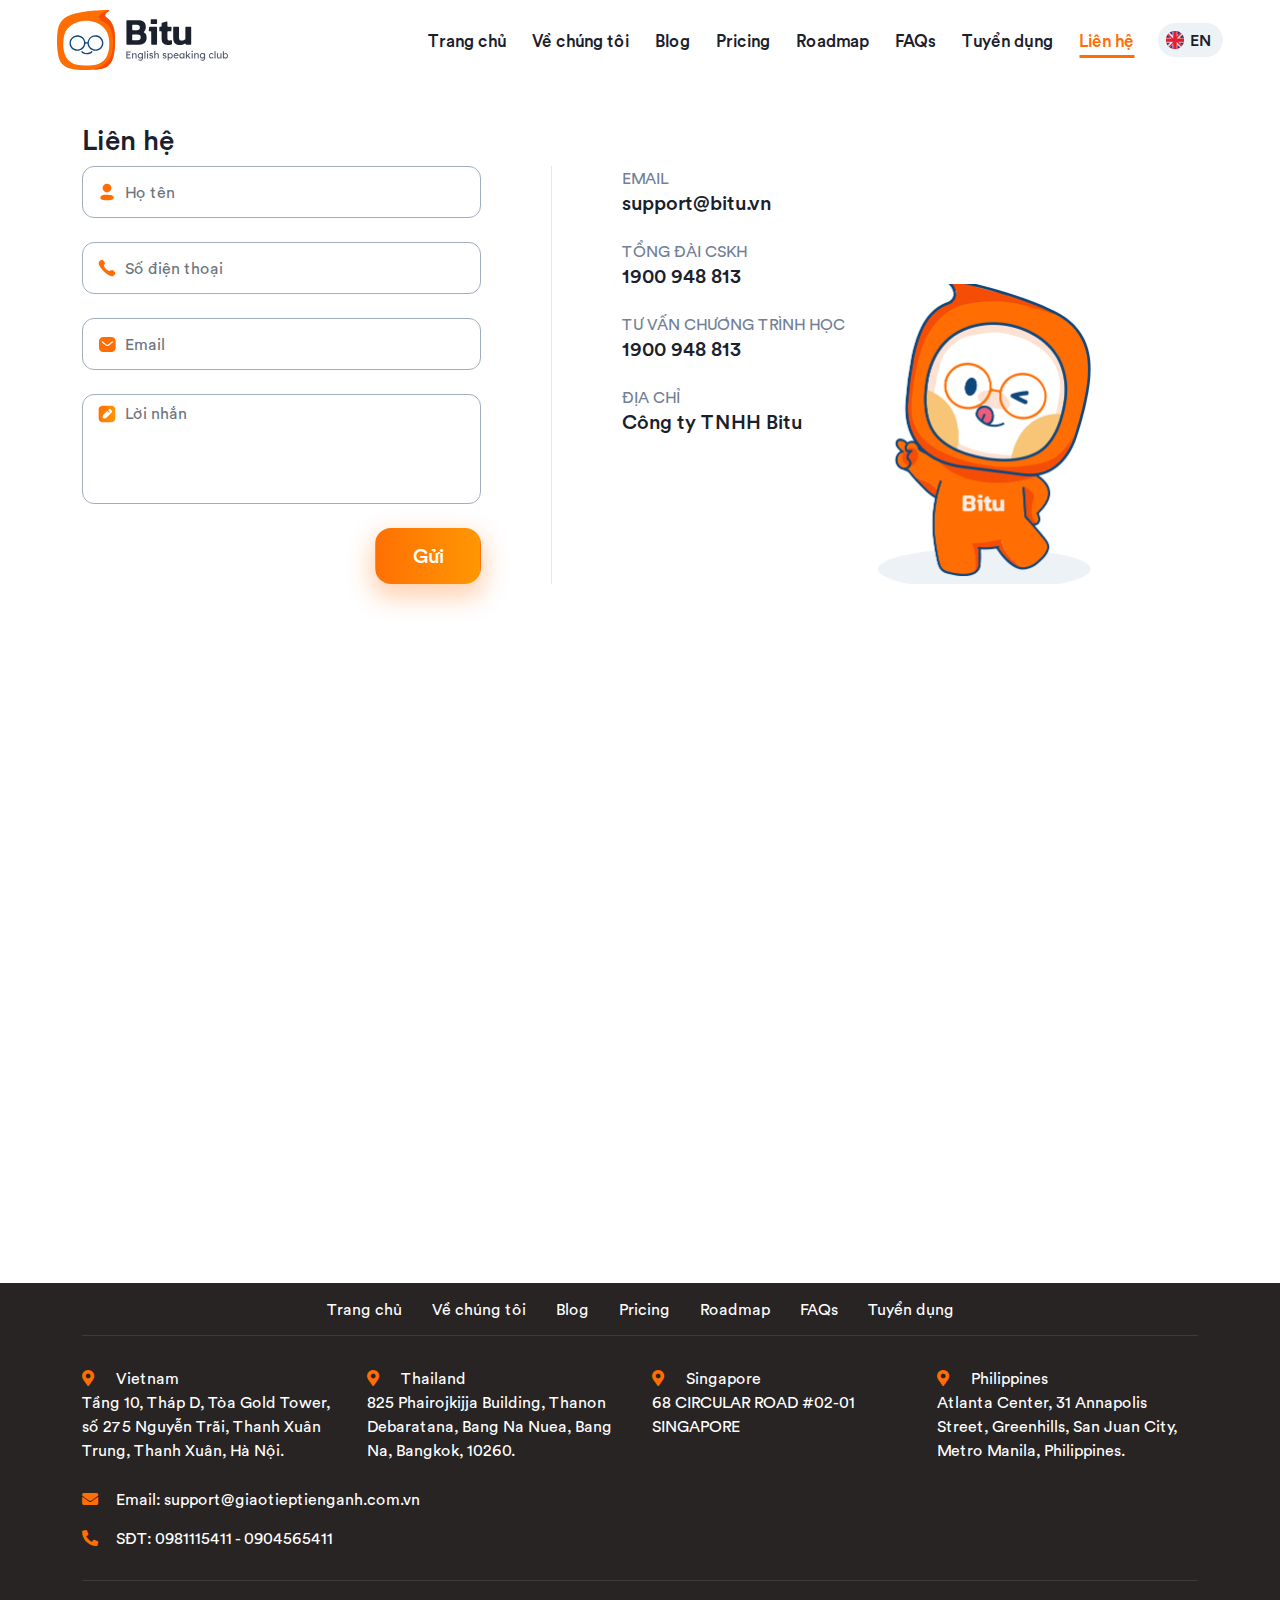
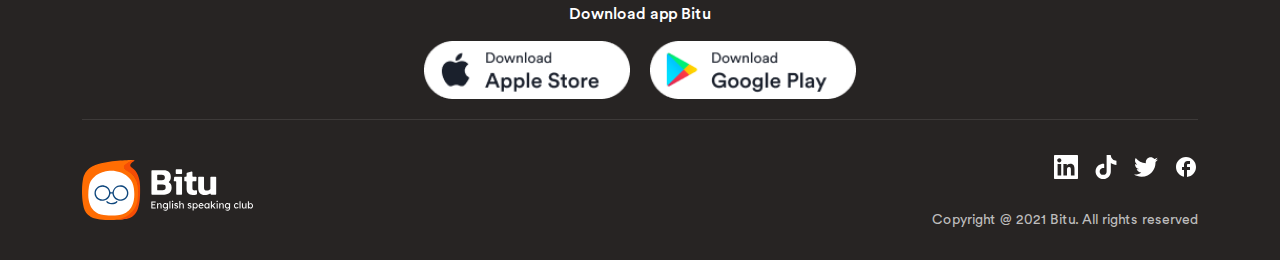
<file: contact.html>
<!DOCTYPE html>
<html lang="vi">

<head>
	<meta charset="UTF-8">
	<title>Bitu Education</title>
	<meta name="viewport" content="width=device-width, initial-scale=1.0">
	<meta name="description" content="">
	<meta name="author" content="">
	<link data-n-head="ssr" rel="icon" type="image/x-icon" href="images/favicon.ico">

	<!-- STYLESHEET -->
	<link rel="stylesheet" type="text/css" href="css/bootstrap.min.css">
	<link rel="stylesheet" type="text/css" href="css/font-awesome-all.min.css">
	<link rel="stylesheet" type="text/css" href="css/slick.min.css">
	<link rel="stylesheet" type="text/css" href="css/main.css">
	<link rel="stylesheet" type="text/css" href="css/blog.css">
	<link rel="stylesheet" type="text/css" href="css/blog-detail.css">
	<link rel="stylesheet" type="text/css" href="css/faq.css">
	<link rel="stylesheet" type="text/css" href="css/contact.css">

	<!-- HTML5 Shim and Respond.js IE8 support of HTML5 elements and media queries-->
	<!-- WARNING: Respond.js doesn't work if you view the page via file://-->
	<!--if lt IE 9
		script(src='https://oss.maxcdn.com/html5shiv/3.7.2/html5shiv.min.js')
		script(src='https://oss.maxcdn.com/respond/1.4.2/respond.min.js')
		-->
</head>

<body>
	<header class="main-header">
		<div class="container-fluid">
			<div class="row g-0 justify-content-between align-items-center">
				<div class="col-auto col-logo">
					<a href="index.html" class="logo">
						<img src="images/logo.svg" alt="Bitu" class=" d-none d-lg-block">
						<img src="images/logo_sp.svg" alt="Bitu" class=" d-block d-lg-none">
					</a>
				</div>

				<div class="col-auto col-nav">
					<ul class="main-nav d-none d-lg-block">
						<li><a href="index.html" class="menu-item">Trang chủ</a></li>
						<li><a href="about-us.html" class="menu-item">Về chúng tôi</a></li>
						<li><a href="blog.html" class="menu-item">Blog</a></li>
						<li><a href="page-pricing.html" class="menu-item">Pricing</a></li>
						<li><a href="page-roadmap.html" class="menu-item">Roadmap</a></li>
						<li><a href="faq.html" class="menu-item">FAQs</a></li>
						<li><a href="page-recruitment.html" class="menu-item">Tuyển dụng</a></li>
						<li><a href="contact.html" class="menu-item">Liên hệ</a></li>
					</ul>

					<div class="box-language">
						<div class="dropdown">
							<a href="#" id="languageDropdown" class="dropdown-toggle" role="button" data-bs-toggle="dropdown"
								data-bs-offset="0,6" aria-expanded="false">
								<img src="images/lang_en.svg" alt="EN">
								<span>EN</span>
							</a>

							<ul class="dropdown-menu dropdown-menu-end" aria-labelledby="languageDropdown">
								<li>
									<a class="dropdown-item" href="#">
										<img src="images/lang_en.svg" alt="EN">
										<span>EN</span>
									</a>
								</li>

								<li>
									<a class="dropdown-item" href="#">
										<img src="images/lang_thai.svg" alt="THAI">
										<span>THAI</span>
									</a>
								</li>

								<li>
									<a class="dropdown-item" href="#">
										<img src="images/lang_vn.svg" alt="VN">
										<span>VN</span>
									</a>
								</li>
							</ul>
						</div>
					</div>

					<button class="btn border-0 d-block d-lg-none btn-menu" type="button" data-bs-toggle="offcanvas"
						data-bs-target="#offcanvasMenu" aria-controls="offcanvasMenu">
						<svg width="20" height="20" viewBox="0 0 20 20" fill="none" xmlns="http://www.w3.org/2000/svg">
							<path d="M1.42871 4.42871H18.5716M1.42871 10.143H18.5716M1.42871 15.8573H18.5716" stroke="#1A202C"
								stroke-width="2" stroke-linecap="round" stroke-linejoin="round" />
						</svg>
					</button>
				</div>
			</div>
		</div>
	</header>
	<!-- /END .main-header -->

  <div class="offcanvas offcanvas-end" tabindex="-1" id="offcanvasMenu">
    <div class="offcanvas-header">
      <h5 class="offcanvas-title">
        <a href="index.html" class="logo"><img src="images/logo_sp.svg" alt="Bitu"></a>
      </h5>
      <button type="button" class="btn-close text-reset" data-bs-dismiss="offcanvas" aria-label="Close"></button>
    </div>

    <div class="offcanvas-body">
      <ul class="main-nav">
        <li><a href="index.html" class="menu-item">Trang chủ</a></li>
        <li><a href="about-us.html" class="menu-item">Về chúng tôi</a></li>
        <li><a href="blog.html" class="menu-item">Blog</a></li>
        <li><a href="page-pricing.html" class="menu-item">Pricing</a></li>
        <li><a href="page-roadmap.html" class="menu-item">Roadmap</a></li>
        <li><a href="faq.html" class="menu-item">FAQs</a></li>
        <li><a href="page-recruitment.html" class="menu-item">Tuyển dụng</a></li>
        <li><a href="contact.html" class="menu-item">Liên hệ</a></li>
      </ul>
    </div>
  </div>
  <!-- /END .offcanvas -->

	<div class="main-body">
		<div class="con-contact">
			<div class="container">
				<div class="main-contact">
					<h3 clas="title-lg contact-title">Liên hệ</h3>
					<div class="contact-detail">
						<div class="contact-form">
							<form method="" action="">
								<div class="form-group">
									<div class="form-control-with-pre-icon">
										<input type="text" class="form-control" placeholder="Họ tên">
										<svg class="ic" width="20" height="20" viewBox="0 0 20 20" fill="none"
											xmlns="http://www.w3.org/2000/svg">
											<path fill-rule="evenodd" clip-rule="evenodd"
												d="M14.4117 6.07523C14.4117 8.52275 12.4493 10.4853 10 10.4853C7.55162 10.4853 5.58838 8.52275 5.58838 6.07523C5.58838 3.6277 7.55162 1.66602 10 1.66602C12.4493 1.66602 14.4117 3.6277 14.4117 6.07523ZM9.99992 18.3327C6.38523 18.3327 3.33325 17.7452 3.33325 15.4785C3.33325 13.211 6.4044 12.6443 9.99992 12.6443C13.6154 12.6443 16.6666 13.2318 16.6666 15.4985C16.6666 17.766 13.5954 18.3327 9.99992 18.3327Z"
												fill="url(#paint0_linear_1365_4165)" />
											<defs>
												<linearGradient id="paint0_linear_1365_4165" x1="3.33325" y1="1.66602" x2="18.3237" y2="3.57764"
													gradientUnits="userSpaceOnUse">
													<stop offset="1" stop-color="#FF6D03" />
													<stop offset="1" stop-color="#FF9A03" />
												</linearGradient>
											</defs>
										</svg>
									</div>
								</div>

								<div class="form-group">
									<div class="form-control-with-pre-icon">
										<input type="text" class="form-control" placeholder="Số điện thoại">
										<svg class="ic" width="20" height="20" viewBox="0 0 20 20" fill="none"
											xmlns="http://www.w3.org/2000/svg">
											<path
												d="M15.1389 11.984C14.5791 11.8636 14.1363 12.1234 13.7442 12.3504C13.3427 12.5843 12.5791 13.2037 12.1415 13.0452C9.90074 12.1226 7.79328 10.1613 6.88099 7.91161C6.7202 7.46462 7.33671 6.69623 7.56886 6.28995C7.79414 5.89666 8.04865 5.44966 7.93257 4.88572C7.82767 4.37894 6.47085 2.65246 5.99106 2.18034C5.67464 1.86848 5.35049 1.69696 5.01773 1.66924C3.76667 1.61553 2.36943 3.28484 2.12438 3.68419C1.51046 4.53574 1.5139 5.66883 2.1347 7.04274C3.63081 10.7331 9.28939 16.3024 12.9936 17.8547C13.6771 18.1744 14.3022 18.3346 14.8637 18.3346C15.4131 18.3346 15.9024 18.1813 16.3229 17.8772C16.6401 17.6945 18.3779 16.2279 18.3323 14.9432C18.3048 14.6157 18.1337 14.2883 17.8258 13.9712C17.3572 13.487 15.6419 12.0897 15.1389 11.984Z"
												fill="url(#paint0_linear_934_3667)" />
											<defs>
												<linearGradient id="paint0_linear_934_3667" x1="1.6665" y1="1.66797" x2="20.2374" y2="4.62824"
													gradientUnits="userSpaceOnUse">
													<stop offset="1" stop-color="#FF6D03" />
													<stop offset="1" stop-color="#FF9A03" />
												</linearGradient>
											</defs>
										</svg>
									</div>
								</div>

								<div class="form-group">
									<div class="form-control-with-pre-icon">
										<input type="Email" class="form-control" placeholder="Email">
										<svg class="ic" width="20" height="20" viewBox="0 0 20 20" fill="none"
											xmlns="http://www.w3.org/2000/svg">
											<path fill-rule="evenodd" clip-rule="evenodd"
												d="M14.4492 3C15.5667 3 16.6417 3.44167 17.4325 4.23417C18.2242 5.025 18.6667 6.09167 18.6667 7.20833V13.7917C18.6667 16.1167 16.775 18 14.4492 18H6.21667C3.89083 18 2 16.1167 2 13.7917V7.20833C2 4.88333 3.8825 3 6.21667 3H14.4492ZM15.7749 8.44962L15.8416 8.38296C16.0408 8.14129 16.0408 7.79129 15.8324 7.54962C15.7166 7.42546 15.5574 7.34962 15.3916 7.33296C15.2166 7.32379 15.0499 7.38296 14.9241 7.49962L11.1666 10.4996C10.6833 10.9005 9.99077 10.9005 9.49994 10.4996L5.74994 7.49962C5.49077 7.30796 5.13244 7.33296 4.91661 7.55796C4.69161 7.78296 4.66661 8.14129 4.85744 8.39129L4.96661 8.49962L8.75827 11.458C9.22494 11.8246 9.79077 12.0246 10.3833 12.0246C10.9741 12.0246 11.5499 11.8246 12.0158 11.458L15.7749 8.44962Z"
												fill="url(#paint0_linear_934_3659)" />
											<defs>
												<linearGradient id="paint0_linear_934_3659" x1="2" y1="3" x2="20.4636" y2="6.27019"
													gradientUnits="userSpaceOnUse">
													<stop offset="1" stop-color="#FF6D03" />
													<stop offset="1" stop-color="#FF9A03" />
												</linearGradient>
											</defs>
										</svg>
									</div>
								</div>

								<div class="form-group">
									<div class="form-control-with-pre-icon">
										<textarea class="form-control form-textarea-message" placeholder="Lời nhắn" rows="4"></textarea>
										<svg class="ic ic-message" xmlns="http://www.w3.org/2000/svg" width="20" height="20"
											viewBox="0 0 20 20" fill="none">
											<path fill-rule="evenodd" clip-rule="evenodd"
												d="M13.8881 1.6756C15.0868 1.60068 16.269 2.01692 17.1597 2.83274C17.9755 3.72349 18.3918 4.9056 18.3252 6.11268V13.888C18.4001 15.0951 17.9755 16.2772 17.168 17.1679C16.2773 17.9837 15.0868 18.4 13.8881 18.325H6.11272C4.90562 18.4 3.7235 17.9837 2.83275 17.1679C2.01692 16.2772 1.60068 15.0951 1.6756 13.888V6.11268C1.60068 4.9056 2.01692 3.72349 2.83275 2.83274C3.7235 2.01692 4.90562 1.60068 6.11272 1.6756H13.8881ZM9.15098 14.0377L14.7536 8.4185C15.2614 7.90237 15.2614 7.06989 14.7536 6.56209L13.6713 5.47987C13.1552 4.96374 12.3227 4.96374 11.8066 5.47987L11.2488 6.04595C11.1716 6.1232 11.166 6.25061 11.2321 6.33509C11.2425 6.34833 11.2543 6.35943 11.2663 6.37129C11.4223 6.52639 12.5742 7.67153 12.5974 7.70257C12.689 7.80247 12.7473 7.93567 12.7473 8.08551C12.7473 8.3852 12.5059 8.63494 12.1979 8.63494C12.0563 8.63494 11.9231 8.57667 11.8316 8.4851L10.4413 7.10319C10.3747 7.0366 10.2582 7.0366 10.1916 7.10319L6.22065 11.0741C5.94594 11.3488 5.78777 11.7151 5.77944 12.1063L5.72949 14.0793C5.72949 14.1875 5.76279 14.2874 5.83771 14.3623C5.91264 14.4373 6.01254 14.4789 6.12076 14.4789H8.07708C8.47667 14.4789 8.85961 14.3207 9.15098 14.0377Z"
												fill="url(#paint0_linear_1049_4923)" />
											<defs>
												<linearGradient id="paint0_linear_1049_4923" x1="1.66699" y1="1.66699" x2="20.2379" y2="4.62727"
													gradientUnits="userSpaceOnUse">
													<stop stop-color="#FF6D03" />
													<stop offset="1" stop-color="#FF9A03" />
												</linearGradient>
											</defs>
										</svg>
									</div>
								</div>

								<div class="submit-control">
									<button type="submit" class="btn btn-orange btn-advisory btn-contact-submit"><span>Gửi</span></button>
								</div>
							</form>
						</div>
						<div class="contact-info">
							<ul class="list-contact">
								<li class="contact-item">
									<span class="label">Email</span>
									<p class="contact-value">support@bitu.vn</p>
								</li>
								<li class="contact-item">
									<span class="label">tổng đài cskh</span>
									<p class="contact-value">1900 948 813</p>
								</li>
								<li class="contact-item">
									<span class="label">tư vấn chương trình học</span>
									<p class="contact-value">1900 948 813</p>
								</li>
								<li class="contact-item">
									<span class="label">địa chỉ</span>
									<p class="contact-value">Công ty TNHH Bitu</p>
								</li>
							</ul>
							<div class="contact-image">
								<img src="images/image-bitu-contact.png" alt="">
							</div>
						</div>
					</div>
				</div>
			</div>
		</div>
	</div>
	<div class="bitu-map">
		<iframe
			src="https://www.google.com/maps/embed?pb=!1m18!1m12!1m3!1d3724.9675590600505!2d105.80478471353678!3d20.993937486017238!2m3!1f0!2f0!3f0!3m2!1i1024!2i768!4f13.1!3m3!1m2!1s0x3135acbe203b7dbd%3A0xe9f9891938adbf0a!2sV%C4%83n%20ph%C3%B2ng%20b%C3%A1n%20h%C3%A0ng%20Golden%20Land%200918%2011%204743!5e0!3m2!1sen!2s!4v1650767060588!5m2!1sen!2s"
			width="600" height="450" style="border:0;" allowfullscreen="" loading="lazy"
			referrerpolicy="no-referrer-when-downgrade"></iframe>
	</div>
	<footer class="main-footer">
		<div class="container">
			<ul class="footer-nav nav justify-content-center">
				<li class="nav-item"><a class="nav-link" href="index.html">Trang chủ</a></li>
				<li class="nav-item"><a class="nav-link" href="about-us.html">Về chúng tôi</a></li>
        <li class="nav-item"><a class="nav-link" href="blog.html">Blog</a></li>
        <li class="nav-item"><a class="nav-link" href="page-pricing.html">Pricing</a></li>
        <li class="nav-item"><a class="nav-link" href="page-roadmap.html">Roadmap</a></li>
        <li class="nav-item"><a class="nav-link" href="faq.html">FAQs</a></li>
        <li class="nav-item"><a class="nav-link" href="page-recruitment.html">Tuyển dụng</a></li>
			</ul>

			<div class="footer-main">
				<div class="footer-logo-sp d-block d-md-none">
					<a href="#" class="footer-logo over">
						<img src="images/logo_sp_white.png" alt="Bitu">
					</a>
				</div>
				<div class="footer-contact">
					<div class="footer-address row">
						<div class="col-md-3">
							<p class="item-icon-text">
								<i class="fas fa-map-marker-alt ic"></i>
								<span class="text">
									Vietnam
									<br />
									<a href="https://goo.gl/maps/AvHyC8ocqMGf6n2H7" target="_blank">
										Tầng 10, Tháp D, Tòa Gold Tower, số 275 Nguyễn Trãi, Thanh Xuân Trung, Thanh Xuân, Hà Nội.
									</a>
								</span>
							</p>
						</div>

						<div class="col-md-3">
							<p class="item-icon-text">
								<i class="fas fa-map-marker-alt ic"></i>
								<span class="text">
									Thailand
									<br />
									<a href="https://goo.gl/maps/ZjHN69yZtWQy2LPx9" target="_blank">
										825 Phairojkijja Building, Thanon Debaratana, Bang Na Nuea, Bang Na, Bangkok, 10260.
									</a>
								</span>
							</p>
						</div>

						<div class="col-md-3">
							<p class="item-icon-text">
								<i class="fas fa-map-marker-alt ic"></i>
								<span class="text">
									Singapore
									<br />
									<a href="https://goo.gl/maps/2mgr3NPL3zs6zV1e7" target="_blank">
										68 CIRCULAR ROAD #02-01 SINGAPORE
									</a>
								</span>
							</p>
						</div>

						<div class="col-md-3">
							<p class="item-icon-text">
								<i class="fas fa-map-marker-alt ic"></i>
								<span class="text">
									Philippines
									<br />
									<a href="https://goo.gl/maps/2nDTZwoUfS4ioMSr7" target="_blank">
										Atlanta Center, 31 Annapolis Street, Greenhills, San Juan City, Metro Manila, Philippines.
									</a>
								</span>
							</p>
						</div>
					</div>

				</div>

				<div class="footer-email">
					<p class="item-icon-text">
						<i class="fas fa-envelope ic"></i>
						<span class="text">
							<a href="mailTo:support@giaotieptienganh.com.vn">Email: support@giaotieptienganh.com.vn</a>
						</span>
					</p>
					<p class="item-icon-text">
						<i class="fas fa-phone-alt ic"></i>
						<span class="text">
							SĐT: <a href="tel:0981115411">0981115411</a> - <a href="tel:0904565411">0904565411</a>
						</span>
					</p>
				</div>

				<div class="footer-download-wrapper">
					<div class="footer-download">
						<p class="text-center">Download app Bitu</p>
						<ul class="row g-0 align-items-center">
							<li class="col-6">
								<a class="over" href="#"><img src="images/img_download_ios.png" alt="download Apple Store"
										class="w-100"></a>
							</li>
							<li class="col-6">
								<a class="over" href="#"><img src="images/img_download_android.png" alt="download Google Play"
										class="w-100"></a>
							</li>
						</ul>
					</div>
				</div>

				<div class="footer-copyright">
					<div class="row align-items-center">
						<div class="col-md-6 d-none d-md-block">
							<a href="#" class="footer-logo over">
								<img src="images/logo_white.svg" alt="Bitu" class="d-none d-md-inline-block">
								<img src="images/logo_sp_white.png" alt="Bitu" class="d-inline-block d-md-none">
							</a>
						</div>

						<div class="col-md-6 col-social">
							<div class="footer-social">
								<a href="#" target="_blank">
									<svg width="24" height="24" viewBox="0 0 24 24" xmlns="http://www.w3.org/2000/svg">
										<path
											d="M23 0H1C0.4 0 0 0.4 0 1V23C0 23.6 0.4 24 1 24H23C23.6 24 24 23.6 24 23V1C24 0.4 23.6 0 23 0ZM7.1 20.5H3.6V9H7.2V20.5H7.1ZM5.3 7.4C4.2 7.4 3.2 6.5 3.2 5.3C3.2 4.2 4.1 3.2 5.3 3.2C6.4 3.2 7.4 4.1 7.4 5.3C7.4 6.5 6.5 7.4 5.3 7.4ZM20.5 20.5H16.9V14.9C16.9 13.6 16.9 11.9 15.1 11.9C13.2 11.9 13 13.3 13 14.8V20.5H9.4V9H12.8V10.6C13.3 9.7 14.4 8.8 16.2 8.8C19.8 8.8 20.5 11.2 20.5 14.3V20.5Z"
											fill="currentColor" />
									</svg>
								</a>
								<a href="#" target="_blank">
									<svg width="24" height="24" viewBox="0 0 24 24" xmlns="http://www.w3.org/2000/svg">
										<path fill="currentColor"
											d="M10.1891 8.937V13.059C9.66997 12.9221 9.12673 12.9034 8.59942 13.0044C8.07211 13.1054 7.57419 13.3234 7.14234 13.6424C6.7105 13.9613 6.35575 14.3732 6.10423 14.8475C5.85272 15.3218 5.71086 15.8466 5.6891 16.383C5.65937 16.8449 5.72887 17.3078 5.89293 17.7405C6.057 18.1733 6.31182 18.5659 6.64027 18.892C6.96872 19.2181 7.36318 19.4701 7.79713 19.631C8.23108 19.7919 8.69446 19.8581 9.1561 19.825C9.62242 19.8608 10.0909 19.7949 10.5293 19.6319C10.9677 19.4689 11.3654 19.2126 11.6951 18.8809C12.0247 18.5491 12.2784 18.1498 12.4387 17.7104C12.5989 17.271 12.6618 16.8021 12.6231 16.336V0H16.7001C17.3931 4.315 19.5511 5.316 22.4401 5.778V9.913C20.438 9.74881 18.5067 9.09645 16.8151 8.013V16.18C16.8151 19.88 14.6251 24 9.1881 24C8.16806 23.9955 7.15918 23.7875 6.22058 23.3881C5.28199 22.9886 4.43258 22.4059 3.72213 21.6739C3.01168 20.942 2.4545 20.0755 2.08325 19.1254C1.712 18.1754 1.53414 17.1607 1.5601 16.141C1.59241 15.0794 1.84936 14.0366 2.31401 13.0815C2.77866 12.1265 3.44047 11.2807 4.2558 10.6C5.07114 9.9193 6.02148 9.41915 7.0442 9.1325C8.06691 8.84586 9.13876 8.77923 10.1891 8.937Z"
											fill="white" />
									</svg>
								</a>
								<a href="#" target="_blank">
									<svg width="24" height="24" viewBox="0 0 24 24" xmlns="http://www.w3.org/2000/svg">
										<path
											d="M24 4.60078C23.1 5.00078 22.2 5.30078 21.2 5.40078C22.2 4.80078 23 3.80078 23.4 2.70078C22.4 3.30078 21.4 3.70078 20.3 3.90078C19.4 2.90078 18.1 2.30078 16.7 2.30078C14 2.30078 11.8 4.50078 11.8 7.20078C11.8 7.60078 11.8 8.00078 11.9 8.30078C7.7 8.10078 4.1 6.10078 1.7 3.10078C1.2 3.90078 1 4.70078 1 5.60078C1 7.30078 1.9 8.80078 3.2 9.70078C2.4 9.70078 1.6 9.50078 1 9.10078C1 9.10078 1 9.10078 1 9.20078C1 11.6008 2.7 13.6008 4.9 14.0008C4.5 14.1008 4.1 14.2008 3.6 14.2008C3.3 14.2008 3 14.2008 2.7 14.1008C3.3 16.1008 5.1 17.5008 7.3 17.5008C5.6 18.8008 3.5 19.6008 1.2 19.6008C0.8 19.6008 0.4 19.6008 0 19.5008C2.2 20.9008 4.8 21.7008 7.5 21.7008C16.6 21.7008 21.5 14.2008 21.5 7.70078C21.5 7.50078 21.5 7.30078 21.5 7.10078C22.5 6.40078 23.3 5.50078 24 4.60078Z"
											fill="currentColor" />
									</svg>
								</a>
								<a href="https://www.facebook.com/BituEnglish" target="_blank">
									<svg width="24" height="24" viewBox="0 0 24 24" xmlns="http://www.w3.org/2000/svg">
										<path
											d="M22 12C22 6.48 17.52 2 12 2C6.48 2 2 6.48 2 12C2 16.84 5.44 20.87 10 21.8V15H8V12H10V9.5C10 7.57 11.57 6 13.5 6H16V9H14C13.45 9 13 9.45 13 10V12H16V15H13V21.95C18.05 21.45 22 17.19 22 12Z"
											fill="currentColor" />
									</svg>
								</a>
							</div>

							<div class="txt-copyright m-0">
								<p>Copyright @ 2021 Bitu. All rights reserved</p>
							</div>
						</div>

					</div>
				</div>

			</div>
		</div>
	</footer>
	<!-- /.main-footer -->
</body>
<!-- JAVASCRIPT-->
<script src="js/jquery-3.3.1.min.js"></script>
<script src="js/popper.min.js"></script>
<script src="js/bootstrap.min.js"></script>
<script src="js/slick.min.js"></script>
<script src="js/jquery.magnific-popup.min.js"></script>
<script src="js/main.js"></script>

</html>
</file>
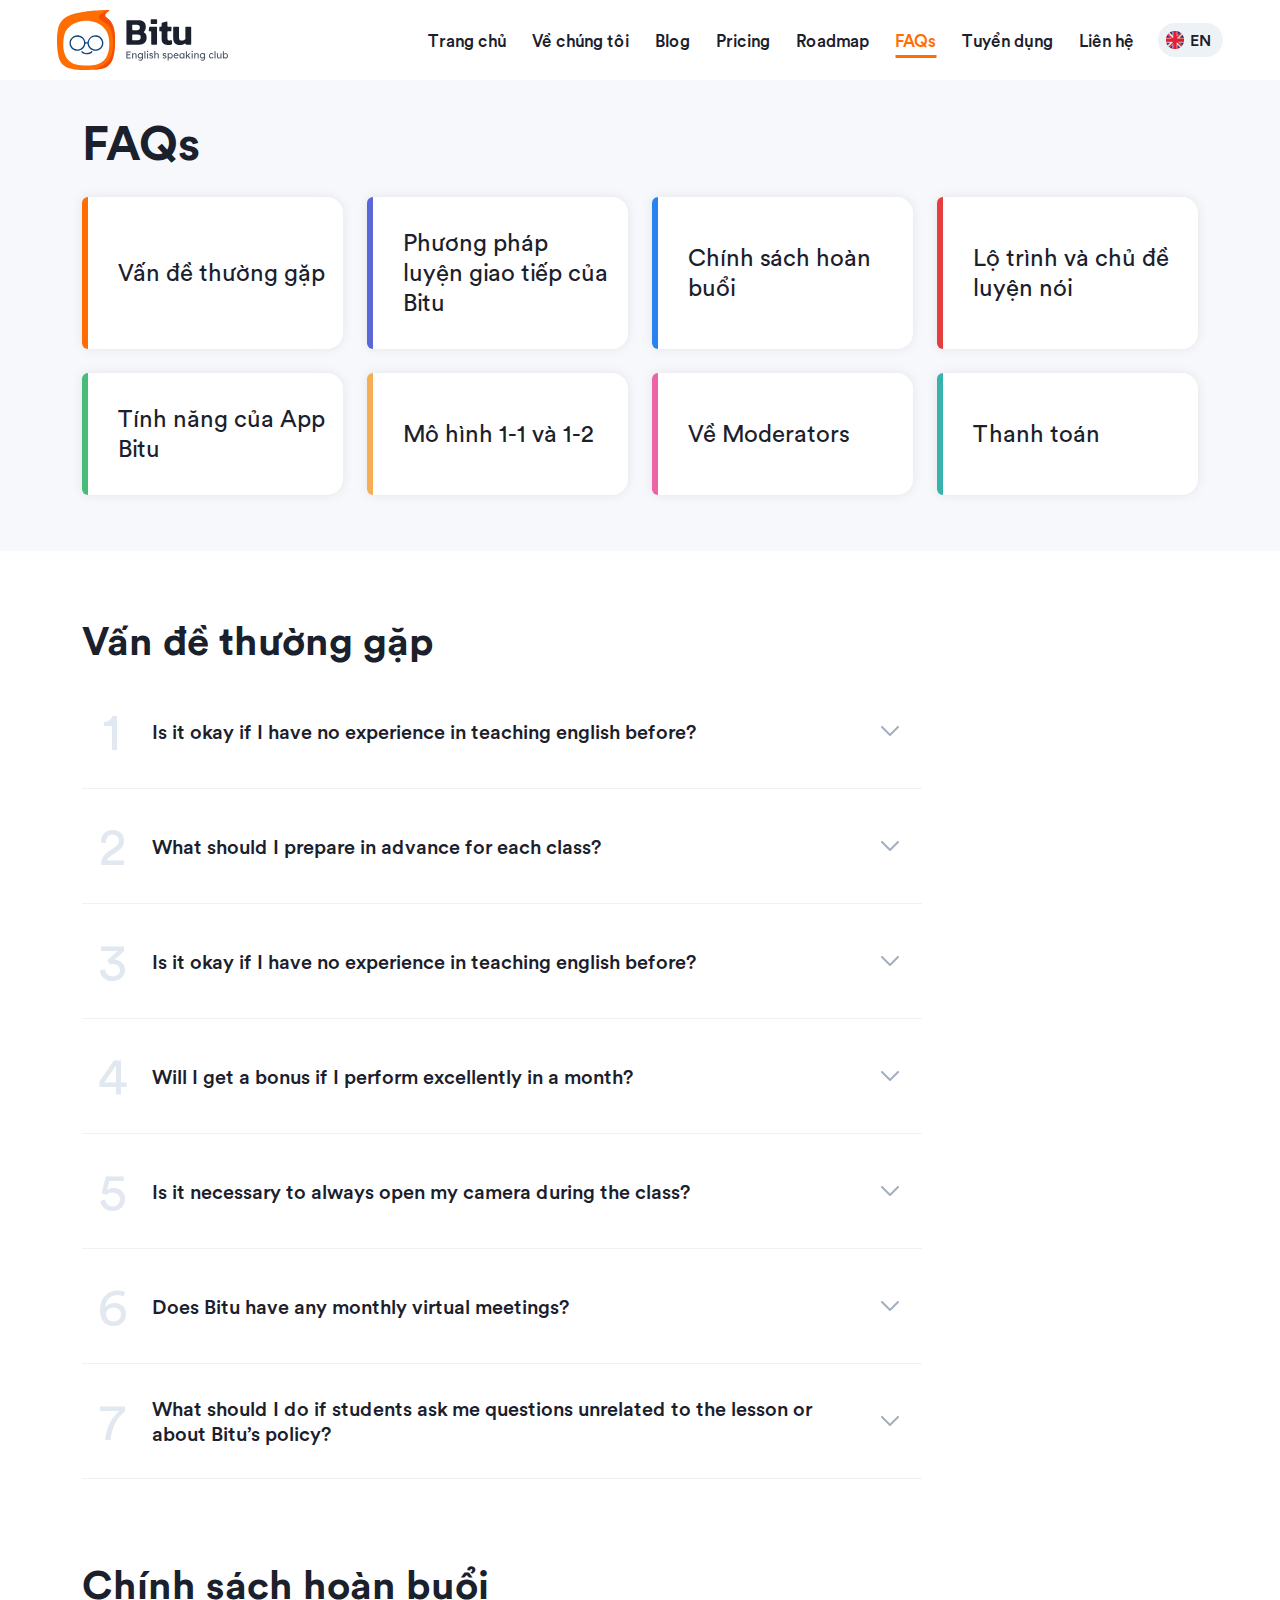
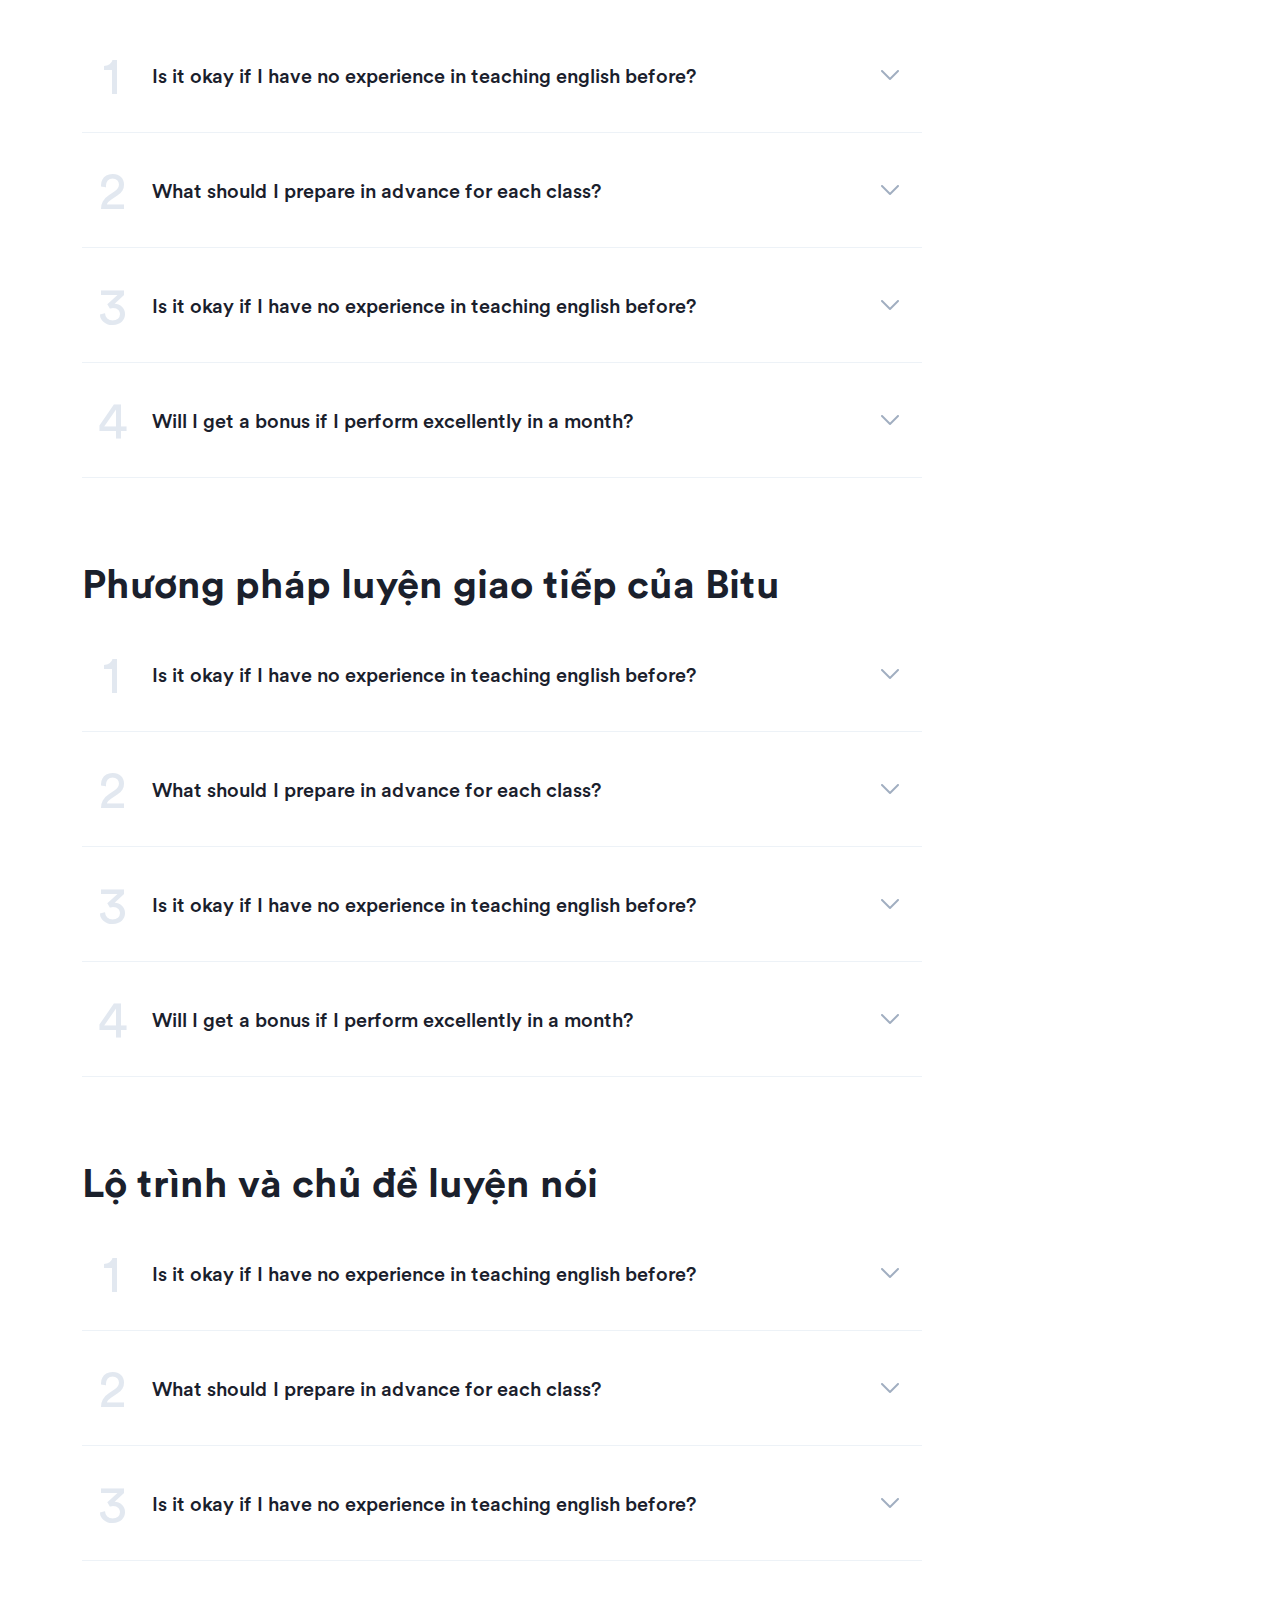
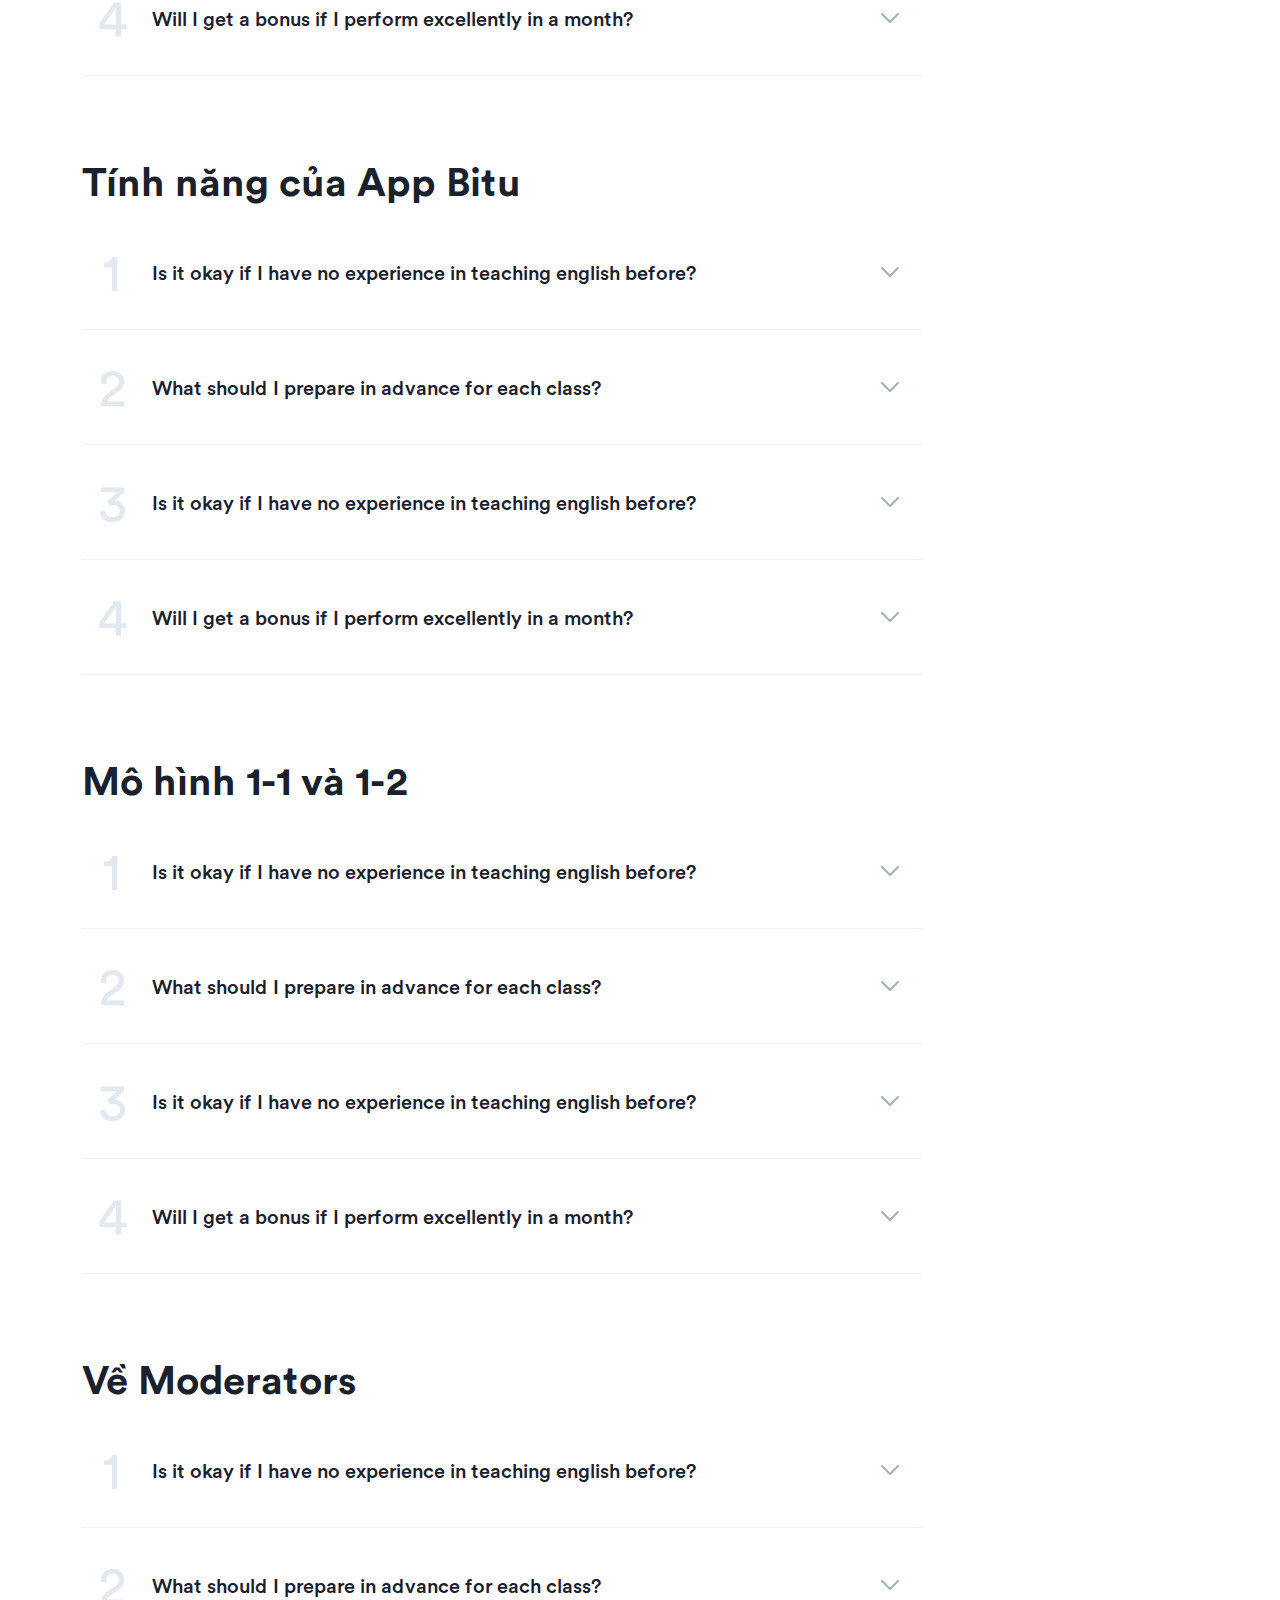
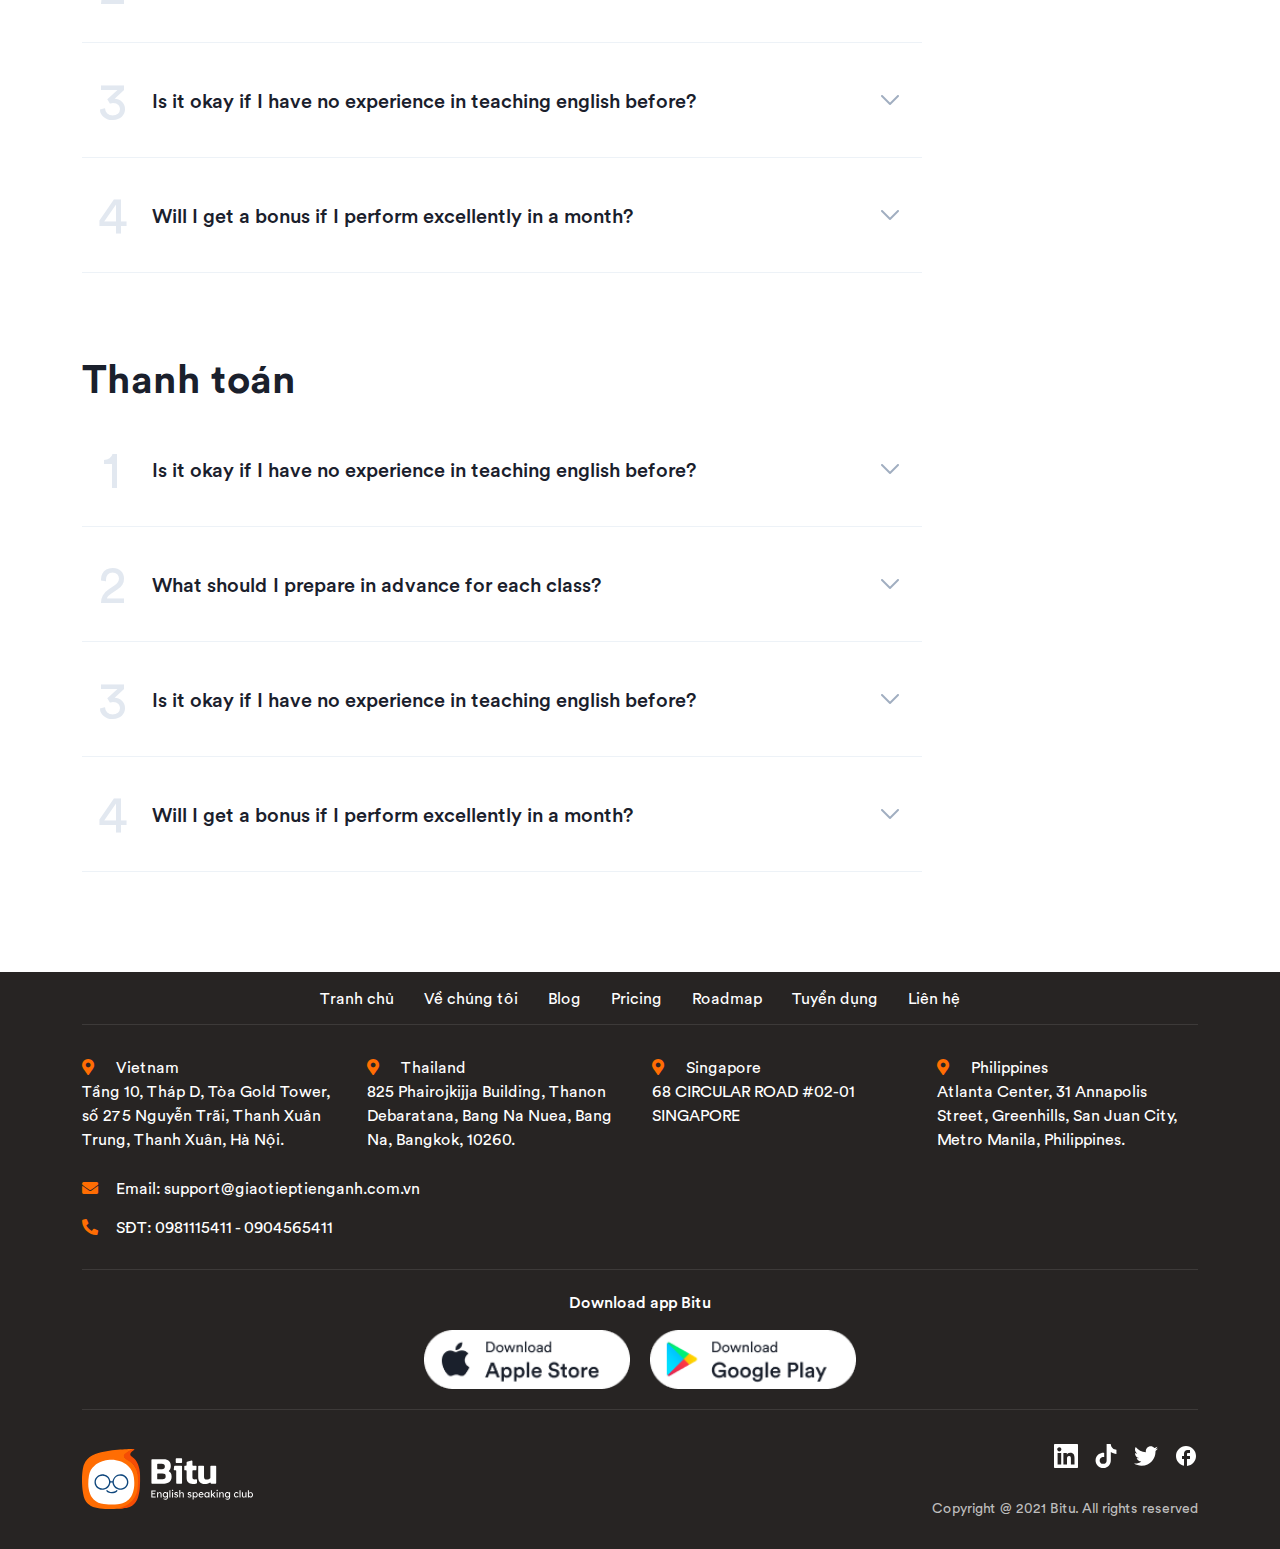
<file: faq.html>
<!DOCTYPE html>
<html lang="vi">

<head>
  <meta charset="UTF-8">
  <title>Bitu Education</title>
  <meta name="viewport" content="width=device-width, initial-scale=1.0">
  <meta name="description" content="">
  <meta name="author" content="">
  <link data-n-head="ssr" rel="icon" type="image/x-icon" href="images/favicon.ico">

  <!-- STYLESHEET -->
  <link rel="stylesheet" type="text/css" href="css/bootstrap.min.css">
  <link rel="stylesheet" type="text/css" href="css/font-awesome-all.min.css">
  <link rel="stylesheet" type="text/css" href="css/slick.min.css">
  <link rel="stylesheet" type="text/css" href="css/main.css">
  <link rel="stylesheet" type="text/css" href="css/blog.css">
  <link rel="stylesheet" type="text/css" href="css/blog-detail.css">
  <link rel="stylesheet" type="text/css" href="css/faq.css">
  <link rel="stylesheet" type="text/css" href="css/contact.css">

  <!-- HTML5 Shim and Respond.js IE8 support of HTML5 elements and media queries-->
  <!-- WARNING: Respond.js doesn't work if you view the page via file://-->
  <!--if lt IE 9
		script(src='https://oss.maxcdn.com/html5shiv/3.7.2/html5shiv.min.js')
		script(src='https://oss.maxcdn.com/respond/1.4.2/respond.min.js')
		-->
</head>

<body>
  <header class="main-header">
    <div class="container-fluid">
      <div class="row g-0 justify-content-between align-items-center">
        <div class="col-auto col-logo">
          <a href="index.html" class="logo">
            <img src="images/logo.svg" alt="Bitu" class=" d-none d-lg-block">
            <img src="images/logo_sp.svg" alt="Bitu" class=" d-block d-lg-none">
          </a>
        </div>

        <div class="col-auto col-nav">
          <ul class="main-nav d-none d-lg-block">
            <li><a href="index.html" class="menu-item">Trang chủ</a></li>
						<li><a href="about-us.html" class="menu-item">Về chúng tôi</a></li>
						<li><a href="blog.html" class="menu-item">Blog</a></li>
						<li><a href="page-pricing.html" class="menu-item">Pricing</a></li>
						<li><a href="page-roadmap.html" class="menu-item">Roadmap</a></li>
						<li><a href="faq.html" class="menu-item">FAQs</a></li>
						<li><a href="page-recruitment.html" class="menu-item">Tuyển dụng</a></li>
						<li><a href="contact.html" class="menu-item">Liên hệ</a></li>
					</ul>
          </ul>

          <div class="box-language">
            <div class="dropdown" >
              <a href="#" id="languageDropdown" class="dropdown-toggle" role="button" data-bs-toggle="dropdown" data-bs-offset="0,6" aria-expanded="false">
                <img src="images/lang_en.svg" alt="EN">
                <span>EN</span>
              </a>

              <ul class="dropdown-menu dropdown-menu-end" aria-labelledby="languageDropdown">
                <li>
                  <a class="dropdown-item" href="#">
                    <img src="images/lang_en.svg" alt="EN">
                    <span>EN</span>
                  </a>
                </li>

                <li>
                  <a class="dropdown-item" href="#">
                    <img src="images/lang_thai.svg" alt="THAI">
                    <span>THAI</span>
                  </a>
                </li>

                <li>
                  <a class="dropdown-item" href="#">
                    <img src="images/lang_vn.svg" alt="VN">
                    <span>VN</span>
                  </a>
                </li>
              </ul>
            </div>
          </div>

          <button class="btn border-0 d-block d-lg-none btn-menu" type="button" data-bs-toggle="offcanvas"
            data-bs-target="#offcanvasMenu" aria-controls="offcanvasMenu">
            <svg width="20" height="20" viewBox="0 0 20 20" fill="none" xmlns="http://www.w3.org/2000/svg">
              <path d="M1.42871 4.42871H18.5716M1.42871 10.143H18.5716M1.42871 15.8573H18.5716" stroke="#1A202C"
                stroke-width="2" stroke-linecap="round" stroke-linejoin="round" />
            </svg>
          </button>
        </div>
      </div>
    </div>
  </header>
  <!-- /END .main-header -->

  <div class="offcanvas offcanvas-end" tabindex="-1" id="offcanvasMenu">
    <div class="offcanvas-header">
      <h5 class="offcanvas-title">
        <a href="index.html" class="logo"><img src="images/logo_sp.svg" alt="Bitu"></a>
      </h5>
      <button type="button" class="btn-close text-reset" data-bs-dismiss="offcanvas" aria-label="Close"></button>
    </div>

    <div class="offcanvas-body">
      <ul class="main-nav">
        <li><a href="index.html" class="menu-item">Trang chủ</a></li>
        <li><a href="about-us.html" class="menu-item">Về chúng tôi</a></li>
        <li><a href="blog.html" class="menu-item">Blog</a></li>
        <li><a href="page-pricing.html" class="menu-item">Pricing</a></li>
        <li><a href="page-roadmap.html" class="menu-item">Roadmap</a></li>
        <li><a href="faq.html" class="menu-item">FAQs</a></li>
        <li><a href="page-recruitment.html" class="menu-item">Tuyển dụng</a></li>
        <li><a href="contact.html" class="menu-item">Liên hệ</a></li>
      </ul>
    </div>
  </div>
  <!-- /END .offcanvas -->

  <div class="main-body">
    <!-- start list question -->
    <div class="header-wrapper">
      <div class="container">
        <div class="faq-header">
          <div class="content">
            <h3 class="faq-title title-lg">FAQs</h3>
            <div class="list-faq">
              <a href="#" class="faq-item" id="common-problem" onclick="handleClick(this)">
                <span class="item-content">Vấn đề thường gặp</span>
              </a>
              <a href="#" id="traning-method" class="faq-item" onclick="handleClick(this)">
                <span class="item-content">Phương pháp luyện giao tiếp của Bitu</span>
              </a>
              <a id="refund-policy" href="#" class="faq-item" onclick="handleClick(this)">
                <span class="item-content">Chính sách hoàn buổi</span>
              </a>
              <a href="#" class="faq-item" id="roadmap-and-topic" onclick="handleClick(this)">
                <span class="item-content">Lộ trình và chủ đề luyện nói</span>
              </a>
              <a href="#" class="faq-item" id="feature-bitu" onclick="handleClick(this)">
                <span class="item-content">Tính năng của App Bitu</span>
              </a>
              <a href="#" class="faq-item" id="model" onclick="handleClick(this)">
                <span class="item-content">Mô hình 1-1 và 1-2</span>
              </a>
              <a href="#" class="faq-item" id="moderator" onclick="handleClick(this)">
                <span class="item-content">Về Moderators</span>
              </a>
              <a href="#" class="faq-item" id="payment" onclick="handleClick(this)">
                <span class="item-content">Thanh toán</span>
              </a>
            </div>
          </div>
        </div>
      </div>
    </div>
    <!-- end list question -->

    <!-- start list problem  -->
    <div class="problem-wrapper">
      <div class="container">
        <div class="con-problem">
          <div class="main-content">

            <!-- block 1 -->
            <h3 class="title-problem" id="common-problem-content">Vấn đề thường gặp</h3>
            <div class="list-problem">
              <div class="problem-item">
                <button type="button" class="collapsible">
                  <div class="collapse-title">
                    <span class="number">1</span>
                    <h3 class="title">Is it okay if I have no experience in teaching english before? </h3>
                  </div>
                  <div class="collapse-icon">
                    <img src="images/icon-arrow-up.png" alt="" class="icon-arrow icon-arrow-up">
                    <img src="images/icon-arrow-down.png" alt="" class="icon-arrow icon-arrow-down">
                  </div>
                </button>
                <div class="problem-content">
                  <p class="content-detail">Mỹ nói lực lượng Nga đã rút hoàn toàn khỏi các khu vực xung quanh Kiev và
                    một thành phố gần đó, động thái Moskva gọi là "thiện chí".
                    Chúng tôi đánh giá các lực lượng Nga gần Kiev và
                    Chernihiv đã hoàn tất rút quân khỏi khu vực này để củng cố
                    và tái bố trí ở Belarus cũng như ở Nga", quan chức Lầu Năm Góc
                    nói với phóng viên hôm 6/4. "Chúng tôi không thấy lực lượng Nga ở
                    trong hoặc xung quanh Kiev, phía bắc Kiev </p>
                </div>
              </div>
              <div class="problem-item">
                <button type="button" class="collapsible">
                  <div class="collapse-title">
                    <span class="number">2</span>
                    <h3 class="title">What should I prepare in advance for each class? </h3>
                  </div>
                  <div class="collapse-icon">
                    <img src="images/icon-arrow-up.png" alt="" class="icon-arrow icon-arrow-up">
                    <img src="images/icon-arrow-down.png" alt="" class="icon-arrow icon-arrow-down">
                  </div>
                </button>
                <div class="problem-content">
                  <p class="content-detail">Mỹ nói lực lượng Nga đã rút hoàn toàn khỏi các khu vực xung quanh Kiev và
                    một thành phố gần đó, động thái Moskva gọi là "thiện chí".
                  </p>
                </div>
              </div>
              <div class="problem-item">
                <button type="button" class="collapsible">
                  <div class="collapse-title">
                    <span class="number">3</span>
                    <h3 class="title">Is it okay if I have no experience in teaching english before? </h3>
                  </div>
                  <div class="collapse-icon">
                    <img src="images/icon-arrow-up.png" alt="" class="icon-arrow icon-arrow-up">
                    <img src="images/icon-arrow-down.png" alt="" class="icon-arrow icon-arrow-down">
                  </div>
                </button>
                <div class="problem-content">
                  <p class="content-detail">Mỹ nói lực lượng Nga đã rút hoàn toàn khỏi các khu vực xung quanh Kiev và
                    một thành phố gần đó, động thái Moskva gọi là "thiện chí".
                  </p>
                </div>
              </div>
              <div class="problem-item">
                <button type="button" class="collapsible">
                  <div class="collapse-title">
                    <span class="number">4</span>
                    <h3 class="title">Will I get a bonus if I perform excellently in a month? </h3>
                  </div>
                  <div class="collapse-icon">
                    <img src="images/icon-arrow-up.png" alt="" class="icon-arrow icon-arrow-up">
                    <img src="images/icon-arrow-down.png" alt="" class="icon-arrow icon-arrow-down">
                  </div>
                </button>
                <div class="problem-content">
                  <p class="content-detail">Mỹ nói lực lượng Nga đã rút hoàn toàn khỏi các khu vực xung quanh Kiev và
                    một thành phố gần đó, động thái Moskva gọi là "thiện chí".
                  </p>
                </div>
              </div>
              <div class="problem-item">
                <button type="button" class="collapsible">
                  <div class="collapse-title">
                    <span class="number">5</span>
                    <h3 class="title">Is it necessary to always open my camera during the class? </h3>
                  </div>
                  <div class="collapse-icon">
                    <img src="images/icon-arrow-up.png" alt="" class="icon-arrow icon-arrow-up">
                    <img src="images/icon-arrow-down.png" alt="" class="icon-arrow icon-arrow-down">
                  </div>
                </button>
                <div class="problem-content">
                  <p class="content-detail">Mỹ nói lực lượng Nga đã rút hoàn toàn khỏi các khu vực xung quanh Kiev và
                    một thành phố gần đó, động thái Moskva gọi là "thiện chí".
                    Chúng tôi đánh giá các lực lượng Nga gần Kiev và
                  </p>
                </div>
              </div>
              <div class="problem-item">
                <button type="button" class="collapsible">
                  <div class="collapse-title">
                    <span class="number">6</span>
                    <h3 class="title">Does Bitu have any monthly virtual meetings?</h3>
                  </div>
                  <div class="collapse-icon">
                    <img src="images/icon-arrow-up.png" alt="" class="icon-arrow icon-arrow-up">
                    <img src="images/icon-arrow-down.png" alt="" class="icon-arrow icon-arrow-down">
                  </div>
                </button>
                <div class="problem-content">
                  <p class="content-detail">Mỹ nói lực lượng Nga đã rút hoàn toàn khỏi các khu vực xung quanh Kiev và
                    một thành phố gần đó, động thái Moskva gọi là "thiện chí".
                    Chúng tôi đánh giá các lực lượng Nga gần Kiev
                  </p>
                </div>
              </div>
              <div class="problem-item">
                <button type="button" class="collapsible">
                  <div class="collapse-title">
                    <span class="number">7</span>
                    <h3 class="title">What should I do if students ask me questions unrelated to the lesson or about
                      Bitu’s policy? </h3>
                  </div>
                  <div class="collapse-icon">
                    <img src="images/icon-arrow-up.png" alt="" class="icon-arrow icon-arrow-up">
                    <img src="images/icon-arrow-down.png" alt="" class="icon-arrow icon-arrow-down">
                  </div>
                </button>
                <div class="problem-content">
                  <p class="content-detail">Mỹ nói lực lượng Nga đã rút hoàn toàn khỏi các khu vực xung quanh Kiev và
                    một thành phố gần đó, động thái Moskva gọi là "thiện chí".
                    Chúng tôi đánh giá các lực lượng Nga gần Kiev
                  </p>
                </div>
              </div>
            </div>
            <!-- end block 1 -->

            <div class="break-block"></div>

            <!-- block 2 -->
            <h3 class="title-problem" id="refund-policy-content">Chính sách hoàn buổi</h3>
            <div class="list-problem">
              <div class="problem-item">
                <button type="button" class="collapsible">
                  <div class="collapse-title">
                    <span class="number">1</span>
                    <h3 class="title">Is it okay if I have no experience in teaching english before? </h3>
                  </div>
                  <div class="collapse-icon">
                    <img src="images/icon-arrow-up.png" alt="" class="icon-arrow icon-arrow-up">
                    <img src="images/icon-arrow-down.png" alt="" class="icon-arrow icon-arrow-down">
                  </div>
                </button>
                <div class="problem-content">
                  <p class="content-detail">Mỹ nói lực lượng Nga đã rút hoàn toàn khỏi các khu vực xung quanh Kiev và
                    một thành phố gần đó, động thái Moskva gọi là "thiện chí".
                    Chúng tôi đánh giá các lực lượng Nga gần Kiev và
                    Chernihiv đã hoàn tất rút quân khỏi khu vực này để củng cố
                    và tái bố trí ở Belarus cũng như ở Nga", quan chức Lầu Năm Góc
                    nói với phóng viên hôm 6/4. "Chúng tôi không thấy lực lượng Nga ở
                    trong hoặc xung quanh Kiev, phía bắc Kiev </p>
                </div>
              </div>
              <div class="problem-item">
                <button type="button" class="collapsible">
                  <div class="collapse-title">
                    <span class="number">2</span>
                    <h3 class="title">What should I prepare in advance for each class? </h3>
                  </div>
                  <div class="collapse-icon">
                    <img src="images/icon-arrow-up.png" alt="" class="icon-arrow icon-arrow-up">
                    <img src="images/icon-arrow-down.png" alt="" class="icon-arrow icon-arrow-down">
                  </div>
                </button>
                <div class="problem-content">
                  <p class="content-detail">Mỹ nói lực lượng Nga đã rút hoàn toàn khỏi các khu vực xung quanh Kiev và
                    một thành phố gần đó, động thái Moskva gọi là "thiện chí".
                  </p>
                </div>
              </div>
              <div class="problem-item">
                <button type="button" class="collapsible">
                  <div class="collapse-title">
                    <span class="number">3</span>
                    <h3 class="title">Is it okay if I have no experience in teaching english before? </h3>
                  </div>
                  <div class="collapse-icon">
                    <img src="images/icon-arrow-up.png" alt="" class="icon-arrow icon-arrow-up">
                    <img src="images/icon-arrow-down.png" alt="" class="icon-arrow icon-arrow-down">
                  </div>
                </button>
                <div class="problem-content">
                  <p class="content-detail">Mỹ nói lực lượng Nga đã rút hoàn toàn khỏi các khu vực xung quanh Kiev và
                    một thành phố gần đó, động thái Moskva gọi là "thiện chí".
                  </p>
                </div>
              </div>
              <div class="problem-item">
                <button type="button" class="collapsible">
                  <div class="collapse-title">
                    <span class="number">4</span>
                    <h3 class="title">Will I get a bonus if I perform excellently in a month? </h3>
                  </div>
                  <div class="collapse-icon">
                    <img src="images/icon-arrow-up.png" alt="" class="icon-arrow icon-arrow-up">
                    <img src="images/icon-arrow-down.png" alt="" class="icon-arrow icon-arrow-down">
                  </div>
                </button>
                <div class="problem-content">
                  <p class="content-detail">Mỹ nói lực lượng Nga đã rút hoàn toàn khỏi các khu vực xung quanh Kiev và
                    một thành phố gần đó, động thái Moskva gọi là "thiện chí".
                  </p>
                </div>
              </div>
            </div>
            <!-- end block 2 -->
            <div class="break-block"></div>

            <!-- block 3 -->
            <h3 class="title-problem" id="traning-method-content">Phương pháp luyện giao tiếp của Bitu</h3>
            <div class="list-problem">
              <div class="problem-item">
                <button type="button" class="collapsible">
                  <div class="collapse-title">
                    <span class="number">1</span>
                    <h3 class="title">Is it okay if I have no experience in teaching english before? </h3>
                  </div>
                  <div class="collapse-icon">
                    <img src="images/icon-arrow-up.png" alt="" class="icon-arrow icon-arrow-up">
                    <img src="images/icon-arrow-down.png" alt="" class="icon-arrow icon-arrow-down">
                  </div>
                </button>
                <div class="problem-content">
                  <p class="content-detail">Mỹ nói lực lượng Nga đã rút hoàn toàn khỏi các khu vực xung quanh Kiev và
                    một thành phố gần đó, động thái Moskva gọi là "thiện chí".
                    Chúng tôi đánh giá các lực lượng Nga gần Kiev và
                    Chernihiv đã hoàn tất rút quân khỏi khu vực này để củng cố
                    và tái bố trí ở Belarus cũng như ở Nga", quan chức Lầu Năm Góc
                    nói với phóng viên hôm 6/4. "Chúng tôi không thấy lực lượng Nga ở
                    trong hoặc xung quanh Kiev, phía bắc Kiev </p>
                </div>
              </div>
              <div class="problem-item">
                <button type="button" class="collapsible">
                  <div class="collapse-title">
                    <span class="number">2</span>
                    <h3 class="title">What should I prepare in advance for each class? </h3>
                  </div>
                  <div class="collapse-icon">
                    <img src="images/icon-arrow-up.png" alt="" class="icon-arrow icon-arrow-up">
                    <img src="images/icon-arrow-down.png" alt="" class="icon-arrow icon-arrow-down">
                  </div>
                </button>
                <div class="problem-content">
                  <p class="content-detail">Mỹ nói lực lượng Nga đã rút hoàn toàn khỏi các khu vực xung quanh Kiev và
                    một thành phố gần đó, động thái Moskva gọi là "thiện chí".
                  </p>
                </div>
              </div>
              <div class="problem-item">
                <button type="button" class="collapsible">
                  <div class="collapse-title">
                    <span class="number">3</span>
                    <h3 class="title">Is it okay if I have no experience in teaching english before? </h3>
                  </div>
                  <div class="collapse-icon">
                    <img src="images/icon-arrow-up.png" alt="" class="icon-arrow icon-arrow-up">
                    <img src="images/icon-arrow-down.png" alt="" class="icon-arrow icon-arrow-down">
                  </div>
                </button>
                <div class="problem-content">
                  <p class="content-detail">Mỹ nói lực lượng Nga đã rút hoàn toàn khỏi các khu vực xung quanh Kiev và
                    một thành phố gần đó, động thái Moskva gọi là "thiện chí".
                  </p>
                </div>
              </div>
              <div class="problem-item">
                <button type="button" class="collapsible">
                  <div class="collapse-title">
                    <span class="number">4</span>
                    <h3 class="title">Will I get a bonus if I perform excellently in a month? </h3>
                  </div>
                  <div class="collapse-icon">
                    <img src="images/icon-arrow-up.png" alt="" class="icon-arrow icon-arrow-up">
                    <img src="images/icon-arrow-down.png" alt="" class="icon-arrow icon-arrow-down">
                  </div>
                </button>
                <div class="problem-content">
                  <p class="content-detail">Mỹ nói lực lượng Nga đã rút hoàn toàn khỏi các khu vực xung quanh Kiev và
                    một thành phố gần đó, động thái Moskva gọi là "thiện chí".
                  </p>
                </div>
              </div>
            </div>
            <!-- end block 3 -->
            <div class="break-block"></div>

            <!-- block 4 -->
            <h3 class="title-problem" id="roadmap-and-topic-content">Lộ trình và chủ đề luyện nói</h3>
            <div class="list-problem">
              <div class="problem-item">
                <button type="button" class="collapsible">
                  <div class="collapse-title">
                    <span class="number">1</span>
                    <h3 class="title">Is it okay if I have no experience in teaching english before? </h3>
                  </div>
                  <div class="collapse-icon">
                    <img src="images/icon-arrow-up.png" alt="" class="icon-arrow icon-arrow-up">
                    <img src="images/icon-arrow-down.png" alt="" class="icon-arrow icon-arrow-down">
                  </div>
                </button>
                <div class="problem-content">
                  <p class="content-detail">Mỹ nói lực lượng Nga đã rút hoàn toàn khỏi các khu vực xung quanh Kiev và
                    một thành phố gần đó, động thái Moskva gọi là "thiện chí".
                    Chúng tôi đánh giá các lực lượng Nga gần Kiev và
                    Chernihiv đã hoàn tất rút quân khỏi khu vực này để củng cố
                    và tái bố trí ở Belarus cũng như ở Nga", quan chức Lầu Năm Góc
                    nói với phóng viên hôm 6/4. "Chúng tôi không thấy lực lượng Nga ở
                    trong hoặc xung quanh Kiev, phía bắc Kiev </p>
                </div>
              </div>
              <div class="problem-item">
                <button type="button" class="collapsible">
                  <div class="collapse-title">
                    <span class="number">2</span>
                    <h3 class="title">What should I prepare in advance for each class? </h3>
                  </div>
                  <div class="collapse-icon">
                    <img src="images/icon-arrow-up.png" alt="" class="icon-arrow icon-arrow-up">
                    <img src="images/icon-arrow-down.png" alt="" class="icon-arrow icon-arrow-down">
                  </div>
                </button>
                <div class="problem-content">
                  <p class="content-detail">Mỹ nói lực lượng Nga đã rút hoàn toàn khỏi các khu vực xung quanh Kiev và
                    một thành phố gần đó, động thái Moskva gọi là "thiện chí".
                  </p>
                </div>
              </div>
              <div class="problem-item">
                <button type="button" class="collapsible">
                  <div class="collapse-title">
                    <span class="number">3</span>
                    <h3 class="title">Is it okay if I have no experience in teaching english before? </h3>
                  </div>
                  <div class="collapse-icon">
                    <img src="images/icon-arrow-up.png" alt="" class="icon-arrow icon-arrow-up">
                    <img src="images/icon-arrow-down.png" alt="" class="icon-arrow icon-arrow-down">
                  </div>
                </button>
                <div class="problem-content">
                  <p class="content-detail">Mỹ nói lực lượng Nga đã rút hoàn toàn khỏi các khu vực xung quanh Kiev và
                    một thành phố gần đó, động thái Moskva gọi là "thiện chí".
                  </p>
                </div>
              </div>
              <div class="problem-item">
                <button type="button" class="collapsible">
                  <div class="collapse-title">
                    <span class="number">4</span>
                    <h3 class="title">Will I get a bonus if I perform excellently in a month? </h3>
                  </div>
                  <div class="collapse-icon">
                    <img src="images/icon-arrow-up.png" alt="" class="icon-arrow icon-arrow-up">
                    <img src="images/icon-arrow-down.png" alt="" class="icon-arrow icon-arrow-down">
                  </div>
                </button>
                <div class="problem-content">
                  <p class="content-detail">Mỹ nói lực lượng Nga đã rút hoàn toàn khỏi các khu vực xung quanh Kiev và
                    một thành phố gần đó, động thái Moskva gọi là "thiện chí".
                  </p>
                </div>
              </div>
            </div>
            <!-- end block 4 -->
            <div class="break-block"></div>

            <!-- block 5 -->
            <h3 class="title-problem" id="feature-bitu-content">Tính năng của App Bitu</h3>
            <div class="list-problem">
              <div class="problem-item">
                <button type="button" class="collapsible">
                  <div class="collapse-title">
                    <span class="number">1</span>
                    <h3 class="title">Is it okay if I have no experience in teaching english before? </h3>
                  </div>
                  <div class="collapse-icon">
                    <img src="images/icon-arrow-up.png" alt="" class="icon-arrow icon-arrow-up">
                    <img src="images/icon-arrow-down.png" alt="" class="icon-arrow icon-arrow-down">
                  </div>
                </button>
                <div class="problem-content">
                  <p class="content-detail">Mỹ nói lực lượng Nga đã rút hoàn toàn khỏi các khu vực xung quanh Kiev và
                    một thành phố gần đó, động thái Moskva gọi là "thiện chí".
                    Chúng tôi đánh giá các lực lượng Nga gần Kiev và
                    Chernihiv đã hoàn tất rút quân khỏi khu vực này để củng cố
                    và tái bố trí ở Belarus cũng như ở Nga", quan chức Lầu Năm Góc
                    nói với phóng viên hôm 6/4. "Chúng tôi không thấy lực lượng Nga ở
                    trong hoặc xung quanh Kiev, phía bắc Kiev </p>
                </div>
              </div>
              <div class="problem-item">
                <button type="button" class="collapsible">
                  <div class="collapse-title">
                    <span class="number">2</span>
                    <h3 class="title">What should I prepare in advance for each class? </h3>
                  </div>
                  <div class="collapse-icon">
                    <img src="images/icon-arrow-up.png" alt="" class="icon-arrow icon-arrow-up">
                    <img src="images/icon-arrow-down.png" alt="" class="icon-arrow icon-arrow-down">
                  </div>
                </button>
                <div class="problem-content">
                  <p class="content-detail">Mỹ nói lực lượng Nga đã rút hoàn toàn khỏi các khu vực xung quanh Kiev và
                    một thành phố gần đó, động thái Moskva gọi là "thiện chí".
                  </p>
                </div>
              </div>
              <div class="problem-item">
                <button type="button" class="collapsible">
                  <div class="collapse-title">
                    <span class="number">3</span>
                    <h3 class="title">Is it okay if I have no experience in teaching english before? </h3>
                  </div>
                  <div class="collapse-icon">
                    <img src="images/icon-arrow-up.png" alt="" class="icon-arrow icon-arrow-up">
                    <img src="images/icon-arrow-down.png" alt="" class="icon-arrow icon-arrow-down">
                  </div>
                </button>
                <div class="problem-content">
                  <p class="content-detail">Mỹ nói lực lượng Nga đã rút hoàn toàn khỏi các khu vực xung quanh Kiev và
                    một thành phố gần đó, động thái Moskva gọi là "thiện chí".
                  </p>
                </div>
              </div>
              <div class="problem-item">
                <button type="button" class="collapsible">
                  <div class="collapse-title">
                    <span class="number">4</span>
                    <h3 class="title">Will I get a bonus if I perform excellently in a month? </h3>
                  </div>
                  <div class="collapse-icon">
                    <img src="images/icon-arrow-up.png" alt="" class="icon-arrow icon-arrow-up">
                    <img src="images/icon-arrow-down.png" alt="" class="icon-arrow icon-arrow-down">
                  </div>
                </button>
                <div class="problem-content">
                  <p class="content-detail">Mỹ nói lực lượng Nga đã rút hoàn toàn khỏi các khu vực xung quanh Kiev và
                    một thành phố gần đó, động thái Moskva gọi là "thiện chí".
                  </p>
                </div>
              </div>
            </div>
            <!-- end block 5 -->

            <div class="break-block"></div>

            <!-- block 6 -->
            <h3 class="title-problem" id="model-content">Mô hình 1-1 và 1-2</h3>
            <div class="list-problem">
              <div class="problem-item">
                <button type="button" class="collapsible">
                  <div class="collapse-title">
                    <span class="number">1</span>
                    <h3 class="title">Is it okay if I have no experience in teaching english before? </h3>
                  </div>
                  <div class="collapse-icon">
                    <img src="images/icon-arrow-up.png" alt="" class="icon-arrow icon-arrow-up">
                    <img src="images/icon-arrow-down.png" alt="" class="icon-arrow icon-arrow-down">
                  </div>
                </button>
                <div class="problem-content">
                  <p class="content-detail">Mỹ nói lực lượng Nga đã rút hoàn toàn khỏi các khu vực xung quanh Kiev và
                    một thành phố gần đó, động thái Moskva gọi là "thiện chí".
                    Chúng tôi đánh giá các lực lượng Nga gần Kiev và
                    Chernihiv đã hoàn tất rút quân khỏi khu vực này để củng cố
                    và tái bố trí ở Belarus cũng như ở Nga", quan chức Lầu Năm Góc
                    nói với phóng viên hôm 6/4. "Chúng tôi không thấy lực lượng Nga ở
                    trong hoặc xung quanh Kiev, phía bắc Kiev </p>
                </div>
              </div>
              <div class="problem-item">
                <button type="button" class="collapsible">
                  <div class="collapse-title">
                    <span class="number">2</span>
                    <h3 class="title">What should I prepare in advance for each class? </h3>
                  </div>
                  <div class="collapse-icon">
                    <img src="images/icon-arrow-up.png" alt="" class="icon-arrow icon-arrow-up">
                    <img src="images/icon-arrow-down.png" alt="" class="icon-arrow icon-arrow-down">
                  </div>
                </button>
                <div class="problem-content">
                  <p class="content-detail">Mỹ nói lực lượng Nga đã rút hoàn toàn khỏi các khu vực xung quanh Kiev và
                    một thành phố gần đó, động thái Moskva gọi là "thiện chí".
                  </p>
                </div>
              </div>
              <div class="problem-item">
                <button type="button" class="collapsible">
                  <div class="collapse-title">
                    <span class="number">3</span>
                    <h3 class="title">Is it okay if I have no experience in teaching english before? </h3>
                  </div>
                  <div class="collapse-icon">
                    <img src="images/icon-arrow-up.png" alt="" class="icon-arrow icon-arrow-up">
                    <img src="images/icon-arrow-down.png" alt="" class="icon-arrow icon-arrow-down">
                  </div>
                </button>
                <div class="problem-content">
                  <p class="content-detail">Mỹ nói lực lượng Nga đã rút hoàn toàn khỏi các khu vực xung quanh Kiev và
                    một thành phố gần đó, động thái Moskva gọi là "thiện chí".
                  </p>
                </div>
              </div>
              <div class="problem-item">
                <button type="button" class="collapsible">
                  <div class="collapse-title">
                    <span class="number">4</span>
                    <h3 class="title">Will I get a bonus if I perform excellently in a month? </h3>
                  </div>
                  <div class="collapse-icon">
                    <img src="images/icon-arrow-up.png" alt="" class="icon-arrow icon-arrow-up">
                    <img src="images/icon-arrow-down.png" alt="" class="icon-arrow icon-arrow-down">
                  </div>
                </button>
                <div class="problem-content">
                  <p class="content-detail">Mỹ nói lực lượng Nga đã rút hoàn toàn khỏi các khu vực xung quanh Kiev và
                    một thành phố gần đó, động thái Moskva gọi là "thiện chí".
                  </p>
                </div>
              </div>
            </div>
            <!-- end block 6 -->

            <div class="break-block"></div>
            <!-- block 7 -->
            <h3 class="title-problem" id="moderator-content">Về Moderators</h3>
            <div class="list-problem">
              <div class="problem-item">
                <button type="button" class="collapsible">
                  <div class="collapse-title">
                    <span class="number">1</span>
                    <h3 class="title">Is it okay if I have no experience in teaching english before? </h3>
                  </div>
                  <div class="collapse-icon">
                    <img src="images/icon-arrow-up.png" alt="" class="icon-arrow icon-arrow-up">
                    <img src="images/icon-arrow-down.png" alt="" class="icon-arrow icon-arrow-down">
                  </div>
                </button>
                <div class="problem-content">
                  <p class="content-detail">Mỹ nói lực lượng Nga đã rút hoàn toàn khỏi các khu vực xung quanh Kiev và
                    một thành phố gần đó, động thái Moskva gọi là "thiện chí".
                    Chúng tôi đánh giá các lực lượng Nga gần Kiev và
                    Chernihiv đã hoàn tất rút quân khỏi khu vực này để củng cố
                    và tái bố trí ở Belarus cũng như ở Nga", quan chức Lầu Năm Góc
                    nói với phóng viên hôm 6/4. "Chúng tôi không thấy lực lượng Nga ở
                    trong hoặc xung quanh Kiev, phía bắc Kiev </p>
                </div>
              </div>
              <div class="problem-item">
                <button type="button" class="collapsible">
                  <div class="collapse-title">
                    <span class="number">2</span>
                    <h3 class="title">What should I prepare in advance for each class? </h3>
                  </div>
                  <div class="collapse-icon">
                    <img src="images/icon-arrow-up.png" alt="" class="icon-arrow icon-arrow-up">
                    <img src="images/icon-arrow-down.png" alt="" class="icon-arrow icon-arrow-down">
                  </div>
                </button>
                <div class="problem-content">
                  <p class="content-detail">Mỹ nói lực lượng Nga đã rút hoàn toàn khỏi các khu vực xung quanh Kiev và
                    một thành phố gần đó, động thái Moskva gọi là "thiện chí".
                  </p>
                </div>
              </div>
              <div class="problem-item">
                <button type="button" class="collapsible">
                  <div class="collapse-title">
                    <span class="number">3</span>
                    <h3 class="title">Is it okay if I have no experience in teaching english before? </h3>
                  </div>
                  <div class="collapse-icon">
                    <img src="images/icon-arrow-up.png" alt="" class="icon-arrow icon-arrow-up">
                    <img src="images/icon-arrow-down.png" alt="" class="icon-arrow icon-arrow-down">
                  </div>
                </button>
                <div class="problem-content">
                  <p class="content-detail">Mỹ nói lực lượng Nga đã rút hoàn toàn khỏi các khu vực xung quanh Kiev và
                    một thành phố gần đó, động thái Moskva gọi là "thiện chí".
                  </p>
                </div>
              </div>
              <div class="problem-item">
                <button type="button" class="collapsible">
                  <div class="collapse-title">
                    <span class="number">4</span>
                    <h3 class="title">Will I get a bonus if I perform excellently in a month? </h3>
                  </div>
                  <div class="collapse-icon">
                    <img src="images/icon-arrow-up.png" alt="" class="icon-arrow icon-arrow-up">
                    <img src="images/icon-arrow-down.png" alt="" class="icon-arrow icon-arrow-down">
                  </div>
                </button>
                <div class="problem-content">
                  <p class="content-detail">Mỹ nói lực lượng Nga đã rút hoàn toàn khỏi các khu vực xung quanh Kiev và
                    một thành phố gần đó, động thái Moskva gọi là "thiện chí".
                  </p>
                </div>
              </div>
            </div>
            <!-- end block 7 -->
            <div class="break-block"></div>
            <!-- block 8 -->
            <h3 class="title-problem" id="payment-content">Thanh toán</h3>
            <div class="list-problem">
              <div class="problem-item">
                <button type="button" class="collapsible">
                  <div class="collapse-title">
                    <span class="number">1</span>
                    <h3 class="title">Is it okay if I have no experience in teaching english before? </h3>
                  </div>
                  <div class="collapse-icon">
                    <img src="images/icon-arrow-up.png" alt="" class="icon-arrow icon-arrow-up">
                    <img src="images/icon-arrow-down.png" alt="" class="icon-arrow icon-arrow-down">
                  </div>
                </button>
                <div class="problem-content">
                  <p class="content-detail">Mỹ nói lực lượng Nga đã rút hoàn toàn khỏi các khu vực xung quanh Kiev và
                    một thành phố gần đó, động thái Moskva gọi là "thiện chí".
                    Chúng tôi đánh giá các lực lượng Nga gần Kiev và
                    Chernihiv đã hoàn tất rút quân khỏi khu vực này để củng cố
                    và tái bố trí ở Belarus cũng như ở Nga", quan chức Lầu Năm Góc
                    nói với phóng viên hôm 6/4. "Chúng tôi không thấy lực lượng Nga ở
                    trong hoặc xung quanh Kiev, phía bắc Kiev </p>
                </div>
              </div>
              <div class="problem-item">
                <button type="button" class="collapsible">
                  <div class="collapse-title">
                    <span class="number">2</span>
                    <h3 class="title">What should I prepare in advance for each class? </h3>
                  </div>
                  <div class="collapse-icon">
                    <img src="images/icon-arrow-up.png" alt="" class="icon-arrow icon-arrow-up">
                    <img src="images/icon-arrow-down.png" alt="" class="icon-arrow icon-arrow-down">
                  </div>
                </button>
                <div class="problem-content">
                  <p class="content-detail">Mỹ nói lực lượng Nga đã rút hoàn toàn khỏi các khu vực xung quanh Kiev và
                    một thành phố gần đó, động thái Moskva gọi là "thiện chí".
                  </p>
                </div>
              </div>
              <div class="problem-item">
                <button type="button" class="collapsible">
                  <div class="collapse-title">
                    <span class="number">3</span>
                    <h3 class="title">Is it okay if I have no experience in teaching english before? </h3>
                  </div>
                  <div class="collapse-icon">
                    <img src="images/icon-arrow-up.png" alt="" class="icon-arrow icon-arrow-up">
                    <img src="images/icon-arrow-down.png" alt="" class="icon-arrow icon-arrow-down">
                  </div>
                </button>
                <div class="problem-content">
                  <p class="content-detail">Mỹ nói lực lượng Nga đã rút hoàn toàn khỏi các khu vực xung quanh Kiev và
                    một thành phố gần đó, động thái Moskva gọi là "thiện chí".
                  </p>
                </div>
              </div>
              <div class="problem-item">
                <button type="button" class="collapsible">
                  <div class="collapse-title">
                    <span class="number">4</span>
                    <h3 class="title">Will I get a bonus if I perform excellently in a month? </h3>
                  </div>
                  <div class="collapse-icon">
                    <img src="images/icon-arrow-up.png" alt="" class="icon-arrow icon-arrow-up">
                    <img src="images/icon-arrow-down.png" alt="" class="icon-arrow icon-arrow-down">
                  </div>
                </button>
                <div class="problem-content">
                  <p class="content-detail">Mỹ nói lực lượng Nga đã rút hoàn toàn khỏi các khu vực xung quanh Kiev và
                    một thành phố gần đó, động thái Moskva gọi là "thiện chí".
                  </p>
                </div>
              </div>
            </div>
            <!-- end block 8 -->

          </div>
        </div>
      </div>
    </div>

  </div>
  <!-- end list problem -->
  </div>

  <footer class="main-footer">
    <div class="container">
      <ul class="footer-nav nav justify-content-center">
        <li class="nav-item"><a class="nav-link" href="index.html">Tranh chủ</a></li>
        <li class="nav-item"><a class="nav-link" href="about-us.html">Về chúng tôi</a></li>
        <li class="nav-item"><a class="nav-link" href="blog.html">Blog</a></li>
        <li class="nav-item"><a class="nav-link" href="page-pricing.html">Pricing</a></li>
        <li class="nav-item"><a class="nav-link" href="page-roadmap.html">Roadmap</a></li>
        <li class="nav-item"><a class="nav-link" href="page-recruitment.html">Tuyển dụng</a></li>
        <li class="nav-item"><a class="nav-link" href="contact.html">Liên hệ</a></li>
      </ul>

      <div class="footer-main">
        <div class="footer-logo-sp d-block d-md-none">
          <a href="#" class="footer-logo over">
            <img src="images/logo_sp_white.png" alt="Bitu">
          </a>
        </div>
        <div class="footer-contact">
          <div class="footer-address row">
            <div class="col-md-3">
              <p class="item-icon-text">
                <i class="fas fa-map-marker-alt ic"></i>
                <span class="text">
                  Vietnam
                  <br />
                  <a href="https://goo.gl/maps/AvHyC8ocqMGf6n2H7" target="_blank">
                    Tầng 10, Tháp D, Tòa Gold Tower, số 275 Nguyễn Trãi, Thanh Xuân Trung, Thanh Xuân, Hà Nội.
                  </a>
                </span>
              </p>
            </div>

            <div class="col-md-3">
              <p class="item-icon-text">
                <i class="fas fa-map-marker-alt ic"></i>
                <span class="text">
                  Thailand
                  <br />
                  <a href="https://goo.gl/maps/ZjHN69yZtWQy2LPx9" target="_blank">
                    825 Phairojkijja Building, Thanon Debaratana, Bang Na Nuea, Bang Na, Bangkok, 10260.
                  </a>
                </span>
              </p>
            </div>

            <div class="col-md-3">
              <p class="item-icon-text">
                <i class="fas fa-map-marker-alt ic"></i>
                <span class="text">
                  Singapore
                  <br />
                  <a href="https://goo.gl/maps/2mgr3NPL3zs6zV1e7" target="_blank">
                    68 CIRCULAR ROAD #02-01 SINGAPORE
                  </a>
                </span>
              </p>
            </div>

            <div class="col-md-3">
              <p class="item-icon-text">
                <i class="fas fa-map-marker-alt ic"></i>
                <span class="text">
                  Philippines
                  <br />
                  <a href="https://goo.gl/maps/2nDTZwoUfS4ioMSr7" target="_blank">
                    Atlanta Center, 31 Annapolis Street, Greenhills, San Juan City, Metro Manila, Philippines.
                  </a>
                </span>
              </p>
            </div>
          </div>

        </div>

        <div class="footer-email">
          <p class="item-icon-text">
            <i class="fas fa-envelope ic"></i>
            <span class="text">
              <a href="mailTo:support@giaotieptienganh.com.vn">Email: support@giaotieptienganh.com.vn</a>
            </span>
          </p>
          <p class="item-icon-text">
            <i class="fas fa-phone-alt ic"></i>
            <span class="text">
              SĐT: <a href="tel:0981115411">0981115411</a> - <a href="tel:0904565411">0904565411</a>
            </span>
          </p>
        </div>

        <div class="footer-download-wrapper">
          <div class="footer-download">
            <p class="text-center">Download app Bitu</p>
            <ul class="row g-0 align-items-center">
              <li class="col-6">
                <a class="over" href="#"><img src="images/img_download_ios.png" alt="download Apple Store"
                    class="w-100"></a>
              </li>
              <li class="col-6">
                <a class="over" href="#"><img src="images/img_download_android.png" alt="download Google Play"
                    class="w-100"></a>
              </li>
            </ul>
          </div>
        </div>

        <div class="footer-copyright">
          <div class="row align-items-center">
            <div class="col-md-6 d-none d-md-block">
              <a href="#" class="footer-logo over">
                <img src="images/logo_white.svg" alt="Bitu" class="d-none d-md-inline-block">
                <img src="images/logo_sp_white.png" alt="Bitu" class="d-inline-block d-md-none">
              </a>
            </div>

            <div class="col-md-6 col-social">
              <div class="footer-social">
                <a href="#" target="_blank">
                  <svg width="24" height="24" viewBox="0 0 24 24" xmlns="http://www.w3.org/2000/svg">
                    <path
                      d="M23 0H1C0.4 0 0 0.4 0 1V23C0 23.6 0.4 24 1 24H23C23.6 24 24 23.6 24 23V1C24 0.4 23.6 0 23 0ZM7.1 20.5H3.6V9H7.2V20.5H7.1ZM5.3 7.4C4.2 7.4 3.2 6.5 3.2 5.3C3.2 4.2 4.1 3.2 5.3 3.2C6.4 3.2 7.4 4.1 7.4 5.3C7.4 6.5 6.5 7.4 5.3 7.4ZM20.5 20.5H16.9V14.9C16.9 13.6 16.9 11.9 15.1 11.9C13.2 11.9 13 13.3 13 14.8V20.5H9.4V9H12.8V10.6C13.3 9.7 14.4 8.8 16.2 8.8C19.8 8.8 20.5 11.2 20.5 14.3V20.5Z"
                      fill="currentColor" />
                  </svg>
                </a>
                <a href="#" target="_blank">
                  <svg width="24" height="24" viewBox="0 0 24 24" xmlns="http://www.w3.org/2000/svg">
                    <path fill="currentColor"
                      d="M10.1891 8.937V13.059C9.66997 12.9221 9.12673 12.9034 8.59942 13.0044C8.07211 13.1054 7.57419 13.3234 7.14234 13.6424C6.7105 13.9613 6.35575 14.3732 6.10423 14.8475C5.85272 15.3218 5.71086 15.8466 5.6891 16.383C5.65937 16.8449 5.72887 17.3078 5.89293 17.7405C6.057 18.1733 6.31182 18.5659 6.64027 18.892C6.96872 19.2181 7.36318 19.4701 7.79713 19.631C8.23108 19.7919 8.69446 19.8581 9.1561 19.825C9.62242 19.8608 10.0909 19.7949 10.5293 19.6319C10.9677 19.4689 11.3654 19.2126 11.6951 18.8809C12.0247 18.5491 12.2784 18.1498 12.4387 17.7104C12.5989 17.271 12.6618 16.8021 12.6231 16.336V0H16.7001C17.3931 4.315 19.5511 5.316 22.4401 5.778V9.913C20.438 9.74881 18.5067 9.09645 16.8151 8.013V16.18C16.8151 19.88 14.6251 24 9.1881 24C8.16806 23.9955 7.15918 23.7875 6.22058 23.3881C5.28199 22.9886 4.43258 22.4059 3.72213 21.6739C3.01168 20.942 2.4545 20.0755 2.08325 19.1254C1.712 18.1754 1.53414 17.1607 1.5601 16.141C1.59241 15.0794 1.84936 14.0366 2.31401 13.0815C2.77866 12.1265 3.44047 11.2807 4.2558 10.6C5.07114 9.9193 6.02148 9.41915 7.0442 9.1325C8.06691 8.84586 9.13876 8.77923 10.1891 8.937Z"
                      fill="white" />
                  </svg>
                </a>
                <a href="#" target="_blank">
                  <svg width="24" height="24" viewBox="0 0 24 24" xmlns="http://www.w3.org/2000/svg">
                    <path
                      d="M24 4.60078C23.1 5.00078 22.2 5.30078 21.2 5.40078C22.2 4.80078 23 3.80078 23.4 2.70078C22.4 3.30078 21.4 3.70078 20.3 3.90078C19.4 2.90078 18.1 2.30078 16.7 2.30078C14 2.30078 11.8 4.50078 11.8 7.20078C11.8 7.60078 11.8 8.00078 11.9 8.30078C7.7 8.10078 4.1 6.10078 1.7 3.10078C1.2 3.90078 1 4.70078 1 5.60078C1 7.30078 1.9 8.80078 3.2 9.70078C2.4 9.70078 1.6 9.50078 1 9.10078C1 9.10078 1 9.10078 1 9.20078C1 11.6008 2.7 13.6008 4.9 14.0008C4.5 14.1008 4.1 14.2008 3.6 14.2008C3.3 14.2008 3 14.2008 2.7 14.1008C3.3 16.1008 5.1 17.5008 7.3 17.5008C5.6 18.8008 3.5 19.6008 1.2 19.6008C0.8 19.6008 0.4 19.6008 0 19.5008C2.2 20.9008 4.8 21.7008 7.5 21.7008C16.6 21.7008 21.5 14.2008 21.5 7.70078C21.5 7.50078 21.5 7.30078 21.5 7.10078C22.5 6.40078 23.3 5.50078 24 4.60078Z"
                      fill="currentColor" />
                  </svg>
                </a>
                <a href="https://www.facebook.com/BituEnglish" target="_blank">
                  <svg width="24" height="24" viewBox="0 0 24 24" xmlns="http://www.w3.org/2000/svg">
                    <path
                      d="M22 12C22 6.48 17.52 2 12 2C6.48 2 2 6.48 2 12C2 16.84 5.44 20.87 10 21.8V15H8V12H10V9.5C10 7.57 11.57 6 13.5 6H16V9H14C13.45 9 13 9.45 13 10V12H16V15H13V21.95C18.05 21.45 22 17.19 22 12Z"
                      fill="currentColor" />
                  </svg>
                </a>
              </div>

              <div class="txt-copyright m-0">
                <p>Copyright @ 2021 Bitu. All rights reserved</p>
              </div>
            </div>

          </div>
        </div>

      </div>
    </div>
  </footer>
  <!-- /.main-footer -->

</body>
<!-- JAVASCRIPT-->
<script src="js/jquery-3.3.1.min.js"></script>
<script src="js/popper.min.js"></script>
<script src="js/bootstrap.min.js"></script>
<script src="js/slick.min.js"></script>
<script src="js/jquery.magnific-popup.min.js"></script>
<script src="js/main.js"></script>
<script>
  var coll = document.getElementsByClassName("collapsible");
  var i;

  for (i = 0; i < coll.length; i++) {
    coll[i].addEventListener("click", function () {
      this.classList.toggle("active");
      var content = this.nextElementSibling;
      const isActive = this.classList.contains('active')
      const iconArrowUp = this.querySelector('.icon-arrow-up')
      const iconArrowDown = this.querySelector('.icon-arrow-down')
      if (isActive) {
        iconArrowDown.style.display = 'none'
        iconArrowUp.style.display = 'block'
      } else {
        iconArrowDown.style.display = 'block'
        iconArrowUp.style.display = 'none'
      }
      if (content.style.maxHeight) {
        content.style.maxHeight = null;
      } else {
        content.style.maxHeight = content.scrollHeight + "px";
      }
    });
  }

  function handleClick(item) {
    const id = item.getAttribute('id')
    const element = document.getElementById(`${id}-content`)
    window.scrollTo(0, element.offsetTop - item.offsetHeight);
  }
</script>

</html>
</file>
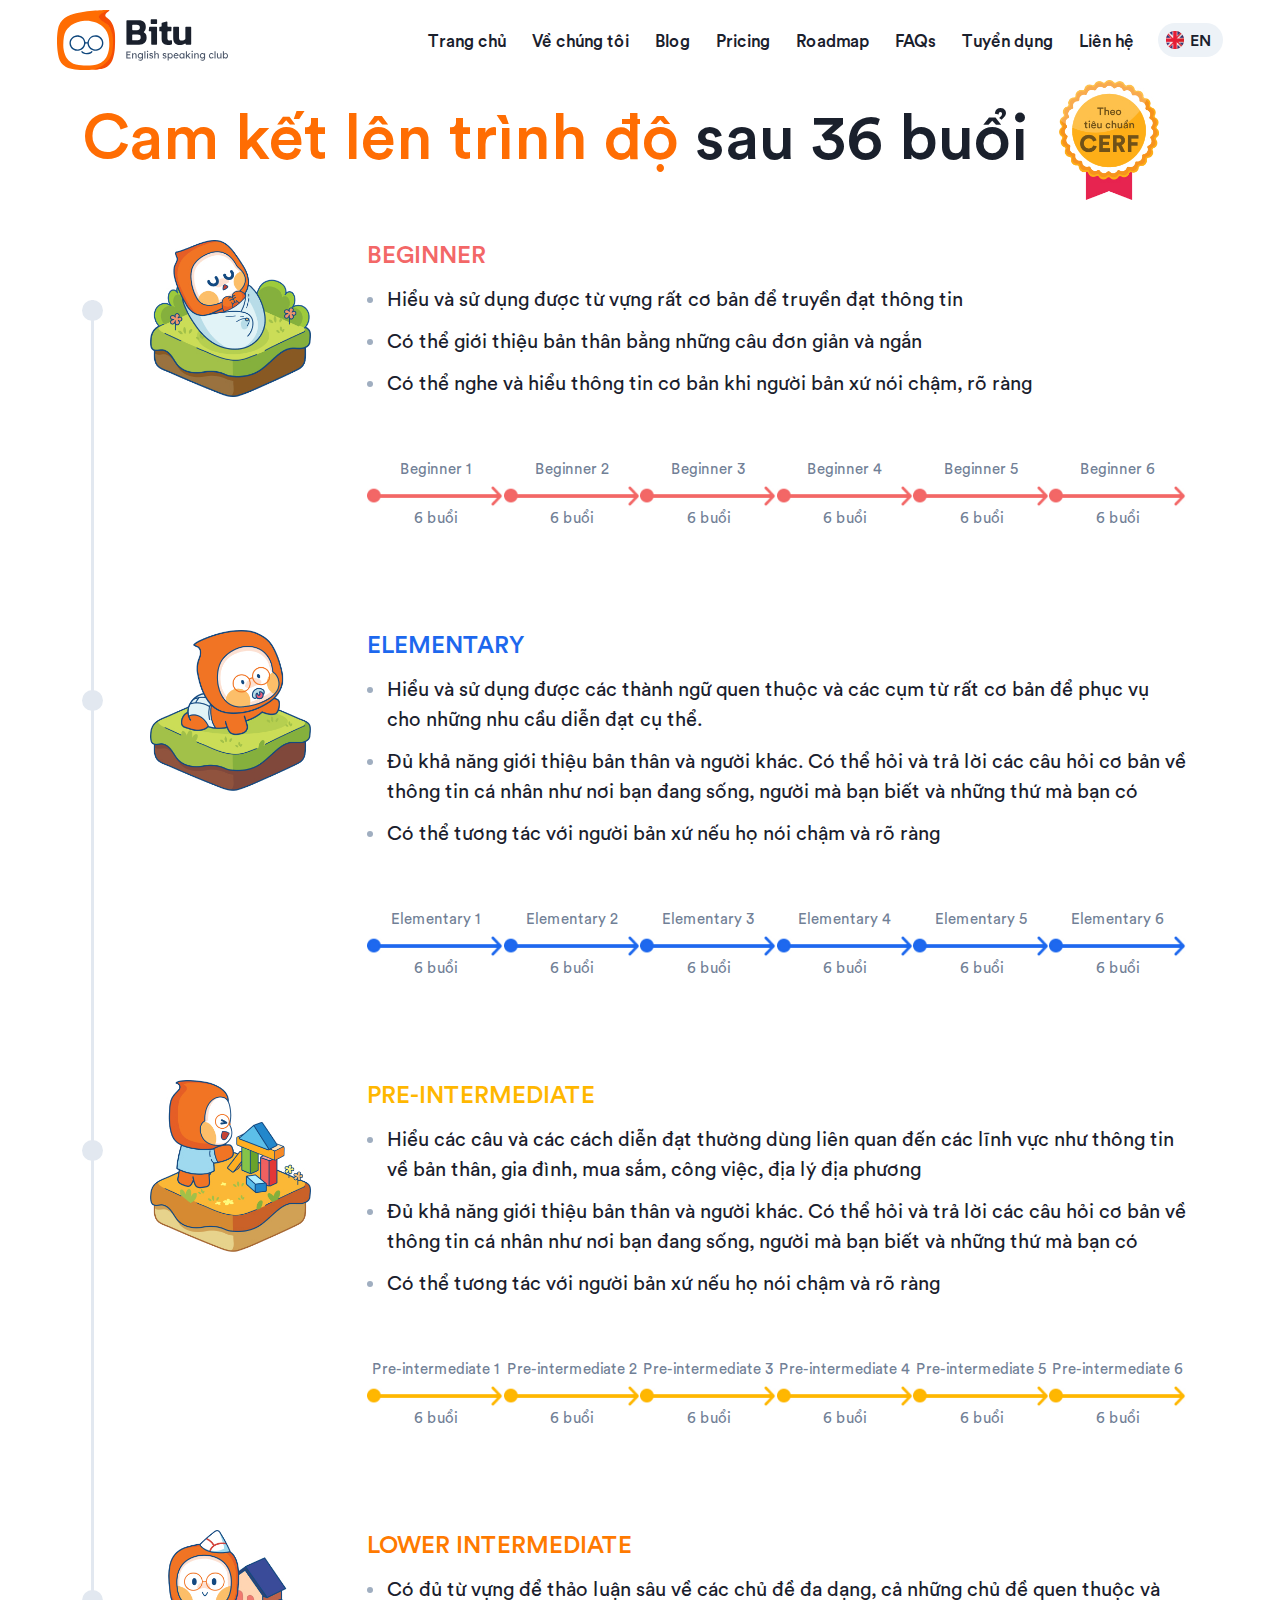
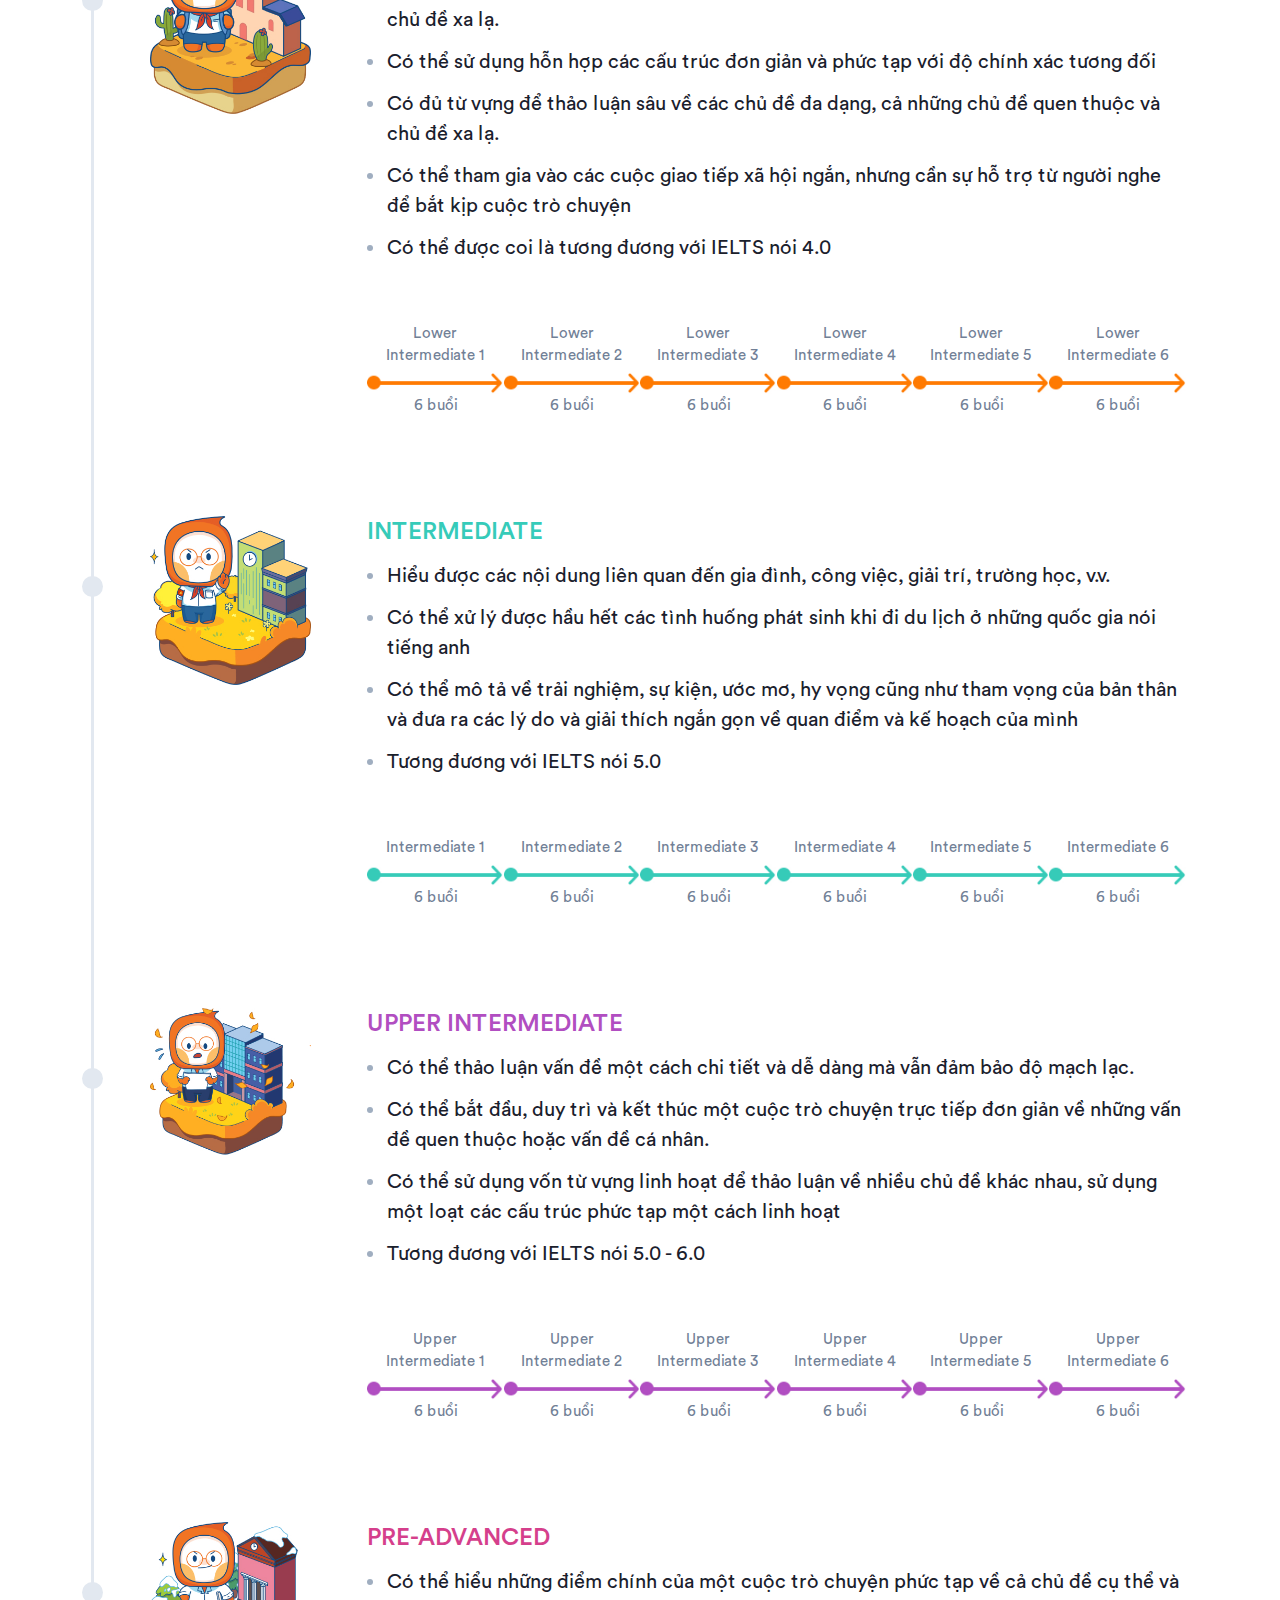
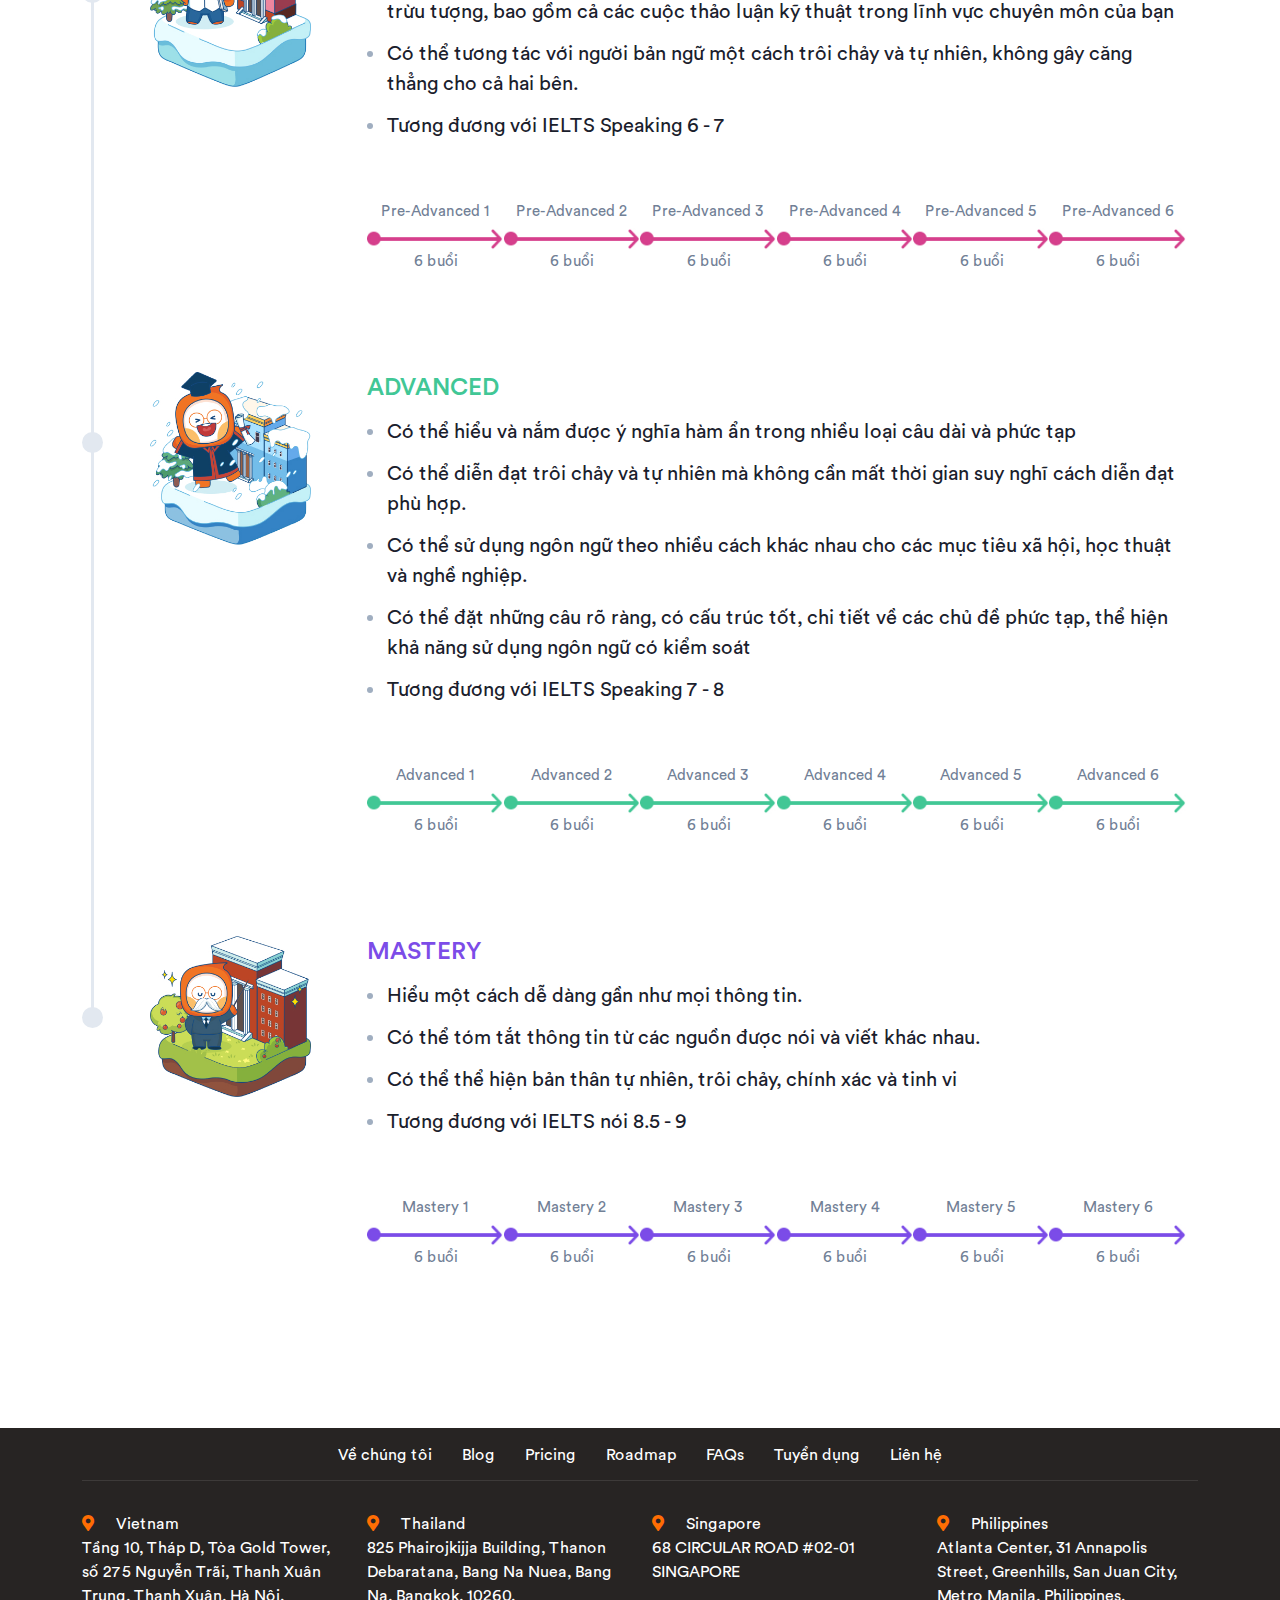
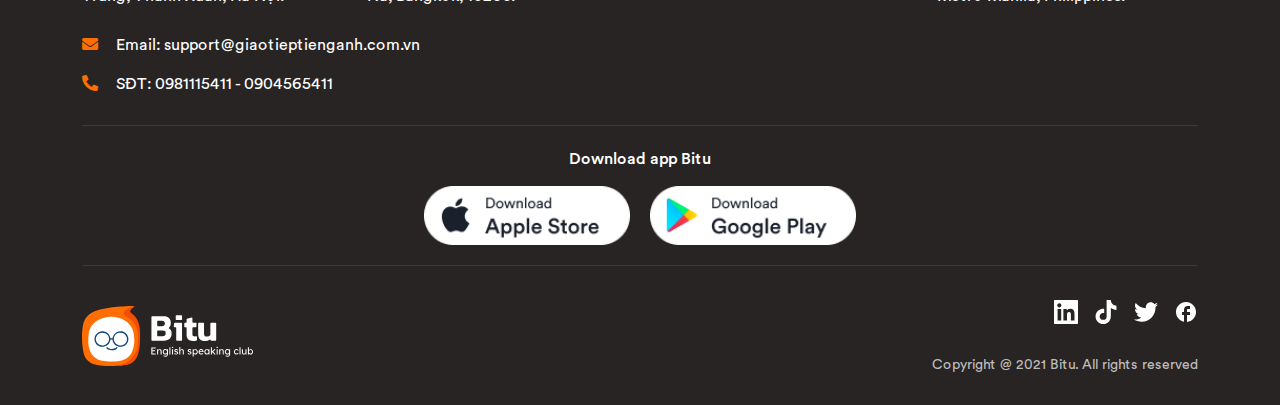
<file: page-level.html>
<!DOCTYPE html>
<html lang="vi">

<head>
    <meta charset="UTF-8">
    <title>Bitu Education</title>
    <meta name="viewport" content="width=device-width, initial-scale=1.0">
    <meta name="description" content="">
    <meta name="author" content="">
    <link data-n-head="ssr" rel="icon" type="image/x-icon" href="images/favicon.ico">

    <!-- STYLESHEET -->
    <link rel="stylesheet" type="text/css" href="css/bootstrap.min.css">
    <link rel="stylesheet" type="text/css" href="css/font-awesome-all.min.css">
    <link rel="stylesheet" type="text/css" href="css/slick.min.css">
    <link rel="stylesheet" type="text/css" href="css/main.css">
    <link rel="stylesheet" type="text/css" href="css/blog.css">
    <link rel="stylesheet" type="text/css" href="css/blog-detail.css">
    <link rel="stylesheet" type="text/css" href="css/faq.css">
    <link rel="stylesheet" type="text/css" href="css/contact.css">

    <!-- HTML5 Shim and Respond.js IE8 support of HTML5 elements and media queries-->
    <!-- WARNING: Respond.js doesn't work if you view the page via file://-->
    <!--if lt IE 9
		script(src='https://oss.maxcdn.com/html5shiv/3.7.2/html5shiv.min.js')
		script(src='https://oss.maxcdn.com/respond/1.4.2/respond.min.js')
		-->
</head>

<body>
    <header class="main-header">
        <div class="container-fluid">
            <div class="row g-0 justify-content-between align-items-center">
                <div class="col-auto col-logo">
                    <a href="index.html" class="logo">
                        <img src="images/logo.svg" alt="Bitu" class=" d-none d-lg-block">
                        <img src="images/logo_sp.svg" alt="Bitu" class=" d-block d-lg-none">
                    </a>
                </div>

                <div class="col-auto col-nav">
                    <ul class="main-nav d-none d-lg-block">
                        <li><a href="index.html">Trang chủ</a></li>
                        <li><a href="about-us.html">Về chúng tôi</a></li>
                        <li><a href="blog.html">Blog</a></li>
                        <li><a href="page-pricing.html">Pricing</a></li>
                        <li><a href="page-roadmap.html">Roadmap</a></li>
                        <li><a href="faq.html">FAQs</a></li>
                        <li><a href="page-recruitment.html">Tuyển dụng</a></li>
                        <li><a href="contact.html">Liên hệ</a></li>
                    </ul>

                    <div class="box-language">
                        <div class="dropdown">
                            <a href="#" id="languageDropdown" class="dropdown-toggle" role="button"
                                data-bs-toggle="dropdown" data-bs-offset="0,6" aria-expanded="false">
                                <img src="images/lang_en.svg" alt="EN">
                                <span>EN</span>
                            </a>

                            <ul class="dropdown-menu dropdown-menu-end" aria-labelledby="languageDropdown">
                                <li>
                                    <a class="dropdown-item" href="#">
                                        <img src="images/lang_en.svg" alt="EN">
                                        <span>EN</span>
                                    </a>
                                </li>

                                <li>
                                    <a class="dropdown-item" href="#">
                                        <img src="images/lang_thai.svg" alt="THAI">
                                        <span>THAI</span>
                                    </a>
                                </li>

                                <li>
                                    <a class="dropdown-item" href="#">
                                        <img src="images/lang_vn.svg" alt="VN">
                                        <span>VN</span>
                                    </a>
                                </li>
                            </ul>
                        </div>
                    </div>

                    <button class="btn border-0 d-block d-lg-none btn-menu" type="button" data-bs-toggle="offcanvas"
                        data-bs-target="#offcanvasMenu" aria-controls="offcanvasMenu">
                        <svg width="20" height="20" viewBox="0 0 20 20" fill="none" xmlns="http://www.w3.org/2000/svg">
                            <path d="M1.42871 4.42871H18.5716M1.42871 10.143H18.5716M1.42871 15.8573H18.5716"
                                stroke="#1A202C" stroke-width="2" stroke-linecap="round" stroke-linejoin="round" />
                        </svg>
                    </button>
                </div>
            </div>
        </div>
    </header>
    <!-- /END .main-header -->

    <div class="offcanvas offcanvas-end" tabindex="-1" id="offcanvasMenu">
        <div class="offcanvas-header">
            <h5 class="offcanvas-title">
                <a href="index.html" class="logo"><img src="images/logo_sp.svg" alt="Bitu"></a>
            </h5>
            <button type="button" class="btn-close text-reset" data-bs-dismiss="offcanvas" aria-label="Close"></button>
        </div>

        <div class="offcanvas-body">
            <ul class="main-nav">
                <li><a href="index.html">Trang chủ</a></li>
                <li><a href="about-us.html">Về chúng tôi</a></li>
                <li><a href="blog.html">Blog</a></li>
                <li><a href="page-pricing.html">Pricing</a></li>
                <li><a href="page-roadmap.html">Roadmap</a></li>
                <li><a href="faq.html">FAQs</a></li>
                <li><a href="page-recruitment.html">Tuyển dụng</a></li>
                <li><a href="contact.html">Liên hệ</a></li>
            </ul>
        </div>
    </div>
    <!-- /END .main-header -->

    <div class="page-level">
        <div class="container">
            <div class="row">
                <div class="header-title">
                    <h2>
                        <span>Cam kết lên trình độ </span>sau 36 buổi
                    </h2>
                    <img src="images/cerf.jpg" alt="">
                </div>
            </div>
        </div>
        <div class="block-level">
            <div class="container">
                <div class="row">
                    <div class="block-item-one">
                        <div class="block-item">
                            <div class="container">
                                <div class="row">
                                    <div class="col-md-3">
                                        <div class="item-img">
                                            <img src="images/beginner-level.jpg" alt="">
                                            <div class="item-content title-mobile">
                                                <h4>BEGINNER</h4>
                                                <p class="session-content">36 buổi</p>
                                            </div>
                                        </div>
                                    </div>
                                    <div class="col-md-9">
                                        <div class="item-content">
                                            <h4>BEGINNER</h4>
                                            <ul class="ul-level">
                                                <li>
                                                    Hiểu và sử dụng được từ vựng rất cơ bản để truyền đạt thông tin
                                                </li>
                                                <li>
                                                    Có thể giới thiệu bản thân bằng những câu đơn giản và ngắn
                                                </li>
                                                <li>
                                                    Có thể nghe và hiểu thông tin cơ bản khi người bản xứ nói chậm, rõ ràng
                                                </li>
                                            </ul>
                                            <div class="item-step">
                                                <div class="row">
                                                    <div class="col-md-2">
                                                        <div class="step-level">
                                                            <p>Beginner 1</p>
                                                            <img src="images/step-level.jpg" alt="">
                                                            <p>6 buổi</p>
                                                        </div>
                                                    </div>
                                                    <div class="col-md-2">
                                                        <div class="step-level">
                                                            <p>Beginner 2</p>
                                                            <img src="images/step-level.jpg" alt="">
                                                            <p>6 buổi</p>
                                                        </div>
                                                    </div>
                                                    <div class="col-md-2">
                                                        <div class="step-level">
                                                            <p>Beginner 3</p>
                                                            <img src="images/step-level.jpg" alt="">
                                                            <p>6 buổi</p>
                                                        </div>
                                                    </div>
                                                    <div class="col-md-2">
                                                        <div class="step-level">
                                                            <p>Beginner 4</p>
                                                            <img src="images/step-level.jpg" alt="">
                                                            <p>6 buổi</p>
                                                        </div>
                                                    </div>
                                                    <div class="col-md-2">
                                                        <div class="step-level">
                                                            <p>Beginner 5</p>
                                                            <img src="images/step-level.jpg" alt="">
                                                            <p>6 buổi</p>
                                                        </div>
                                                    </div>
                                                    <div class="col-md-2">
                                                        <div class="step-level">
                                                            <p>Beginner 6</p>
                                                            <img src="images/step-level.jpg" alt="">
                                                            <p>6 buổi</p>
                                                        </div>
                                                    </div>
                                                </div>
                                            </div>

                                        </div>
                                    </div>
                                </div>
                            </div>
                        </div>
                        <div class="block-item">
                            <div class="container">
                                <div class="row">
                                    <div class="col-md-3">
                                        <div class="item-img">
                                            <img src="images/elementary-level.jpg" alt="">
                                            <div class="item-content title-mobile">
                                                <h4>Elementary</h4>
                                                <p class="session-content">36 buổi</p>
                                            </div>
                                        </div>
                                    </div>
                                    <div class="col-md-9">
                                        <div class="item-content">
                                            <h4>Elementary</h4>
                                            <ul class="ul-level">
                                                <li>
                                                    Hiểu và sử dụng được các thành ngữ quen thuộc và các cụm từ rất cơ bản để phục vụ cho những nhu cầu diễn đạt cụ thể.
                                                </li>
                                                <li>
                                                    Đủ khả năng giới thiệu bản thân và người khác. Có thể hỏi và trả lời các câu hỏi cơ bản về thông tin cá nhân như nơi bạn đang sống, người mà bạn biết và những thứ mà bạn có
                                                </li>
                                                <li>
                                                    Có thể tương tác với người bản xứ nếu họ nói chậm và rõ ràng
                                                </li>
                                            </ul>
                                            <div class="item-step">
                                                <div class="row">
                                                    <div class="col-md-2">
                                                        <div class="step-level">
                                                            <p>Elementary 1</p>
                                                            <img src="images/step2-level.jpg" alt="">
                                                            <p>6 buổi</p>
                                                        </div>
                                                    </div>
                                                    <div class="col-md-2">
                                                        <div class="step-level">
                                                            <p>Elementary 2</p>
                                                            <img src="images/step2-level.jpg" alt="">
                                                            <p>6 buổi</p>
                                                        </div>
                                                    </div>
                                                    <div class="col-md-2">
                                                        <div class="step-level">
                                                            <p>Elementary 3</p>
                                                            <img src="images/step2-level.jpg" alt="">
                                                            <p>6 buổi</p>
                                                        </div>
                                                    </div>
                                                    <div class="col-md-2">
                                                        <div class="step-level">
                                                            <p>Elementary 4</p>
                                                            <img src="images/step2-level.jpg" alt="">
                                                            <p>6 buổi</p>
                                                        </div>
                                                    </div>
                                                    <div class="col-md-2">
                                                        <div class="step-level">
                                                            <p>Elementary 5</p>
                                                            <img src="images/step2-level.jpg" alt="">
                                                            <p>6 buổi</p>
                                                        </div>
                                                    </div>
                                                    <div class="col-md-2">
                                                        <div class="step-level">
                                                            <p>Elementary 6</p>
                                                            <img src="images/step2-level.jpg" alt="">
                                                            <p>6 buổi</p>
                                                        </div>
                                                    </div>
                                                </div>
                                            </div>

                                        </div>
                                    </div>
                                </div>
                            </div>
                        </div>
                        <div class="block-item">
                            <div class="container">
                                <div class="row">
                                    <div class="col-md-3">
                                        <div class="item-img">
                                            <img src="images/intermediate-level.jpg" alt="">
                                            <div class="item-content title-mobile">
                                                <h4>Pre-Intermediate</h4>
                                                <p class="session-content">36 buổi</p>
                                            </div>
                                        </div>
                                    </div>
                                    <div class="col-md-9">
                                        <div class="item-content">
                                            <h4>Pre-Intermediate</h4>
                                            <ul class="ul-level">
                                                <li>
                                                    Hiểu các câu và các cách diễn đạt thường dùng liên quan đến các lĩnh vực như thông tin về bản thân, gia đình, mua sắm, công việc, địa lý địa phương
                                                </li>
                                                <li>
                                                    Đủ khả năng giới thiệu bản thân và người khác. Có thể hỏi và trả lời các câu hỏi cơ bản về thông tin cá nhân như nơi bạn đang sống, người mà bạn biết và những thứ mà bạn có
                                                </li>
                                                <li>
                                                    Có thể tương tác với người bản xứ nếu họ nói chậm và rõ ràng
                                                </li>
                                            </ul>
                                            <div class="item-step">
                                                <div class="row">
                                                    <div class="col-md-2">
                                                        <div class="step-level">
                                                            <p>Pre-intermediate 1</p>
                                                            <img src="images/step3-level.jpg" alt="">
                                                            <p>6 buổi</p>
                                                        </div>
                                                    </div>
                                                    <div class="col-md-2">
                                                        <div class="step-level">
                                                            <p>Pre-intermediate 2</p>
                                                            <img src="images/step3-level.jpg" alt="">
                                                            <p>6 buổi</p>
                                                        </div>
                                                    </div>
                                                    <div class="col-md-2">
                                                        <div class="step-level">
                                                            <p>Pre-intermediate 3</p>
                                                            <img src="images/step3-level.jpg" alt="">
                                                            <p>6 buổi</p>
                                                        </div>
                                                    </div>
                                                    <div class="col-md-2">
                                                        <div class="step-level">
                                                            <p>Pre-intermediate 4</p>
                                                            <img src="images/step3-level.jpg" alt="">
                                                            <p>6 buổi</p>
                                                        </div>
                                                    </div>
                                                    <div class="col-md-2">
                                                        <div class="step-level">
                                                            <p>Pre-intermediate 5</p>
                                                            <img src="images/step3-level.jpg" alt="">
                                                            <p>6 buổi</p>
                                                        </div>
                                                    </div>
                                                    <div class="col-md-2">
                                                        <div class="step-level">
                                                            <p>Pre-intermediate 6</p>
                                                            <img src="images/step3-level.jpg" alt="">
                                                            <p>6 buổi</p>
                                                        </div>
                                                    </div>
                                                </div>
                                            </div>

                                        </div>
                                    </div>
                                </div>
                            </div>
                        </div>
                        <div class="block-item">
                            <div class="container">
                                <div class="row">
                                    <div class="col-md-3">
                                        <div class="item-img">
                                            <img src="images/lower-level.jpg" alt="">
                                            <div class="item-content title-mobile">
                                                <h4>Lower Intermediate</h4>
                                                <p class="session-content">36 buổi</p>
                                            </div>
                                        </div>
                                    </div>
                                    <div class="col-md-9">
                                        <div class="item-content">
                                            <h4>Lower Intermediate</h4>
                                            <ul class="ul-level">
                                                <li>
                                                    Có đủ từ vựng để thảo luận sâu về các chủ đề đa dạng, cả những chủ đề quen thuộc và chủ đề xa lạ.
                                                </li>
                                                <li>
                                                    Có thể sử dụng hỗn hợp các cấu trúc đơn giản và phức tạp với độ chính xác tương đối
                                                </li>
                                                <li>
                                                    Có đủ từ vựng để thảo luận sâu về các chủ đề đa dạng, cả những chủ đề quen thuộc và chủ đề xa lạ.
                                                </li>
                                                <li>
                                                    Có thể tham gia vào các cuộc giao tiếp xã hội ngắn, nhưng cần sự hỗ trợ từ người nghe để bắt kịp cuộc trò chuyện
                                                </li>
                                                <li>
                                                    Có thể được coi là tương đương với IELTS nói 4.0
                                                </li>
                                            </ul>
                                            <div class="item-step">
                                                <div class="row">
                                                    <div class="col-md-2">
                                                        <div class="step-level">
                                                            <p>Lower <br/> Intermediate 1</p>
                                                            <img src="images/step4-level.jpg" alt="">
                                                            <p>6 buổi</p>
                                                        </div>
                                                    </div>
                                                    <div class="col-md-2">
                                                        <div class="step-level">
                                                            <p>Lower <br/> Intermediate 2</p>
                                                            <img src="images/step4-level.jpg" alt="">
                                                            <p>6 buổi</p>
                                                        </div>
                                                    </div>
                                                    <div class="col-md-2">
                                                        <div class="step-level">
                                                            <p>Lower <br/> Intermediate 3</p>
                                                            <img src="images/step4-level.jpg" alt="">
                                                            <p>6 buổi</p>
                                                        </div>
                                                    </div>
                                                    <div class="col-md-2">
                                                        <div class="step-level">
                                                            <p>Lower <br/> Intermediate 4</p>
                                                            <img src="images/step4-level.jpg" alt="">
                                                            <p>6 buổi</p>
                                                        </div>
                                                    </div>
                                                    <div class="col-md-2">
                                                        <div class="step-level">
                                                            <p>Lower <br/> Intermediate 5</p>
                                                            <img src="images/step4-level.jpg" alt="">
                                                            <p>6 buổi</p>
                                                        </div>
                                                    </div>
                                                    <div class="col-md-2">
                                                        <div class="step-level">
                                                            <p>Lower <br/> Intermediate 6</p>
                                                            <img src="images/step4-level.jpg" alt="">
                                                            <p>6 buổi</p>
                                                        </div>
                                                    </div>
                                                </div>
                                            </div>

                                        </div>
                                    </div>
                                </div>
                            </div>
                        </div>
                        <div class="block-item">
                            <div class="container">
                                <div class="row">
                                    <div class="col-md-3">
                                        <div class="item-img">
                                            <img src="images/intermediate1-level.jpg" alt="">
                                            <div class="item-content title-mobile">
                                                <h4>Intermediate</h4>
                                                <p class="session-content">36 buổi</p>
                                            </div>
                                        </div>
                                    </div>
                                    <div class="col-md-9">
                                        <div class="item-content">
                                            <h4>Intermediate</h4>
                                            <ul class="ul-level">
                                                <li>
                                                    Hiểu được các nội dung liên quan đến gia đình, công việc, giải trí, trường học, v.v.
                                                </li>
                                                <li>
                                                    Có thể xử lý được hầu hết các tình huống phát sinh khi đi du lịch ở những quốc gia nói tiếng anh
                                                </li>
                                                <li>
                                                    Có thể mô tả về trải nghiệm, sự kiện, ước mơ, hy vọng cũng như tham vọng của bản thân và đưa ra các lý do và giải thích ngắn gọn về quan điểm ​​và kế hoạch của mình
                                                </li>
                                                <li>
                                                    Tương đương với IELTS nói 5.0
                                                </li>
                                            </ul>
                                            <div class="item-step">
                                                <div class="row">
                                                    <div class="col-md-2">
                                                        <div class="step-level">
                                                            <p>Intermediate 1</p>
                                                            <img src="images/step5-level.jpg" alt="">
                                                            <p>6 buổi</p>
                                                        </div>
                                                    </div>
                                                    <div class="col-md-2">
                                                        <div class="step-level">
                                                            <p>Intermediate 2</p>
                                                            <img src="images/step5-level.jpg" alt="">
                                                            <p>6 buổi</p>
                                                        </div>
                                                    </div>
                                                    <div class="col-md-2">
                                                        <div class="step-level">
                                                            <p>Intermediate 3</p>
                                                            <img src="images/step5-level.jpg" alt="">
                                                            <p>6 buổi</p>
                                                        </div>
                                                    </div>
                                                    <div class="col-md-2">
                                                        <div class="step-level">
                                                            <p>Intermediate 4</p>
                                                            <img src="images/step5-level.jpg" alt="">
                                                            <p>6 buổi</p>
                                                        </div>
                                                    </div>
                                                    <div class="col-md-2">
                                                        <div class="step-level">
                                                            <p>Intermediate 5</p>
                                                            <img src="images/step5-level.jpg" alt="">
                                                            <p>6 buổi</p>
                                                        </div>
                                                    </div>
                                                    <div class="col-md-2">
                                                        <div class="step-level">
                                                            <p>Intermediate 6</p>
                                                            <img src="images/step5-level.jpg" alt="">
                                                            <p>6 buổi</p>
                                                        </div>
                                                    </div>
                                                </div>
                                            </div>

                                        </div>
                                    </div>
                                </div>
                            </div>
                        </div>
                        <div class="block-item">
                            <div class="container">
                                <div class="row">
                                    <div class="col-md-3">
                                        <div class="item-img">
                                            <img src="images/upper-level.jpg" alt="">
                                            <div class="item-content title-mobile">
                                                <h4>Upper Intermediate</h4>
                                                <p class="session-content">36 buổi</p>
                                            </div>
                                        </div>
                                    </div>
                                    <div class="col-md-9">
                                        <div class="item-content">
                                            <h4>Upper Intermediate</h4>
                                            <ul class="ul-level">
                                                <li>
                                                    Có thể thảo luận vấn đề một cách chi tiết và dễ dàng mà vẫn đảm bảo độ mạch lạc.
                                                </li>
                                                <li>
                                                    Có thể bắt đầu, duy trì và kết thúc một cuộc trò chuyện trực tiếp đơn giản về những vấn đề quen thuộc hoặc vấn đề cá nhân.
                                                </li>
                                                <li>
                                                    Có thể sử dụng vốn từ vựng linh hoạt để thảo luận về nhiều chủ đề khác nhau, sử dụng một loạt các cấu trúc phức tạp một cách linh hoạt
                                                </li>
                                                <li>
                                                    Tương đương với IELTS nói 5.0 - 6.0
                                                </li>
                                            </ul>
                                            <div class="item-step">
                                                <div class="row">
                                                    <div class="col-md-2">
                                                        <div class="step-level">
                                                            <p>Upper <br/> Intermediate 1</p>
                                                            <img src="images/step6-level.jpg" alt="">
                                                            <p>6 buổi</p>
                                                        </div>
                                                    </div>
                                                    <div class="col-md-2">
                                                        <div class="step-level">
                                                            <p>Upper <br/> Intermediate 2</p>
                                                            <img src="images/step6-level.jpg" alt="">
                                                            <p>6 buổi</p>
                                                        </div>
                                                    </div>
                                                    <div class="col-md-2">
                                                        <div class="step-level">
                                                            <p>Upper <br/> Intermediate 3</p>
                                                            <img src="images/step6-level.jpg" alt="">
                                                            <p>6 buổi</p>
                                                        </div>
                                                    </div>
                                                    <div class="col-md-2">
                                                        <div class="step-level">
                                                            <p>Upper <br/> Intermediate 4</p>
                                                            <img src="images/step6-level.jpg" alt="">
                                                            <p>6 buổi</p>
                                                        </div>
                                                    </div>
                                                    <div class="col-md-2">
                                                        <div class="step-level">
                                                            <p>Upper <br/> Intermediate 5</p>
                                                            <img src="images/step6-level.jpg" alt="">
                                                            <p>6 buổi</p>
                                                        </div>
                                                    </div>
                                                    <div class="col-md-2">
                                                        <div class="step-level">
                                                            <p>Upper <br/> Intermediate 6</p>
                                                            <img src="images/step6-level.jpg" alt="">
                                                            <p>6 buổi</p>
                                                        </div>
                                                    </div>
                                                </div>
                                            </div>

                                        </div>
                                    </div>
                                </div>
                            </div>
                        </div>
                        <div class="block-item">
                            <div class="container">
                                <div class="row">
                                    <div class="col-md-3">
                                        <div class="item-img">
                                            <img src="images/advanced-level.jpg" alt="">
                                            <div class="item-content title-mobile">
                                                <h4>Pre-Advanced</h4>
                                                <p class="session-content">36 buổi</p>
                                            </div>
                                        </div>
                                    </div>
                                    <div class="col-md-9">
                                        <div class="item-content">
                                            <h4>Pre-Advanced</h4>
                                            <ul class="ul-level">
                                                <li>
                                                    Có thể hiểu những điểm chính của một cuộc trò chuyện phức tạp về cả chủ đề cụ thể và trừu tượng, bao gồm cả các cuộc thảo luận kỹ thuật trong lĩnh vực chuyên môn của bạn
                                                </li>
                                                <li>
                                                    Có thể tương tác với người bản ngữ một cách trôi chảy và tự nhiên, không gây căng thẳng cho cả hai bên.
                                                </li>
                                                <li>
                                                    Tương đương với IELTS Speaking 6 - 7
                                                </li>
                                            </ul>
                                            <div class="item-step">
                                                <div class="row">
                                                    <div class="col-md-2">
                                                        <div class="step-level">
                                                            <p>Pre-Advanced 1</p>
                                                            <img src="images/step7-level.jpg" alt="">
                                                            <p>6 buổi</p>
                                                        </div>
                                                    </div>
                                                    <div class="col-md-2">
                                                        <div class="step-level">
                                                            <p>Pre-Advanced 2</p>
                                                            <img src="images/step7-level.jpg" alt="">
                                                            <p>6 buổi</p>
                                                        </div>
                                                    </div>
                                                    <div class="col-md-2">
                                                        <div class="step-level">
                                                            <p>Pre-Advanced 3</p>
                                                            <img src="images/step7-level.jpg" alt="">
                                                            <p>6 buổi</p>
                                                        </div>
                                                    </div>
                                                    <div class="col-md-2">
                                                        <div class="step-level">
                                                            <p>Pre-Advanced 4</p>
                                                            <img src="images/step7-level.jpg" alt="">
                                                            <p>6 buổi</p>
                                                        </div>
                                                    </div>
                                                    <div class="col-md-2">
                                                        <div class="step-level">
                                                            <p>Pre-Advanced 5</p>
                                                            <img src="images/step7-level.jpg" alt="">
                                                            <p>6 buổi</p>
                                                        </div>
                                                    </div>
                                                    <div class="col-md-2">
                                                        <div class="step-level">
                                                            <p>Pre-Advanced 6</p>
                                                            <img src="images/step7-level.jpg" alt="">
                                                            <p>6 buổi</p>
                                                        </div>
                                                    </div>
                                                </div>
                                            </div>

                                        </div>
                                    </div>
                                </div>
                            </div>
                        </div>
                        <div class="block-item">
                            <div class="container">
                                <div class="row">
                                    <div class="col-md-3">
                                        <div class="item-img">
                                            <img src="images/advanced1-level.jpg" alt="">
                                            <div class="item-content title-mobile">
                                                <h4>Advanced</h4>
                                                <p class="session-content">36 buổi</p>
                                            </div>
                                        </div>
                                    </div>
                                    <div class="col-md-9">
                                        <div class="item-content">
                                            <h4>Advanced</h4>
                                            <ul class="ul-level">
                                                <li>
                                                    Có thể hiểu và nắm được ý nghĩa hàm ẩn trong nhiều loại câu dài và phức tạp
                                                </li>
                                                <li>
                                                    Có thể diễn đạt trôi chảy và tự nhiên mà không cần mất thời gian suy nghĩ cách diễn đạt phù hợp.
                                                </li>
                                                <li>
                                                    Có thể sử dụng ngôn ngữ theo nhiều cách khác nhau cho các mục tiêu xã hội, học thuật và nghề nghiệp.
                                                </li>
                                                <li>
                                                    Có thể đặt những câu rõ ràng, có cấu trúc tốt, chi tiết về các chủ đề phức tạp, thể hiện khả năng sử dụng ngôn ngữ có kiểm soát
                                                </li>
                                                <li>
                                                    Tương đương với IELTS Speaking 7 - 8
                                                </li>
                                            </ul>
                                            <div class="item-step">
                                                <div class="row">
                                                    <div class="col-md-2">
                                                        <div class="step-level">
                                                            <p>Advanced 1</p>
                                                            <img src="images/step8-level.jpg" alt="">
                                                            <p>6 buổi</p>
                                                        </div>
                                                    </div>
                                                    <div class="col-md-2">
                                                        <div class="step-level">
                                                            <p>Advanced 2</p>
                                                            <img src="images/step8-level.jpg" alt="">
                                                            <p>6 buổi</p>
                                                        </div>
                                                    </div>
                                                    <div class="col-md-2">
                                                        <div class="step-level">
                                                            <p>Advanced 3</p>
                                                            <img src="images/step8-level.jpg" alt="">
                                                            <p>6 buổi</p>
                                                        </div>
                                                    </div>
                                                    <div class="col-md-2">
                                                        <div class="step-level">
                                                            <p>Advanced 4</p>
                                                            <img src="images/step8-level.jpg" alt="">
                                                            <p>6 buổi</p>
                                                        </div>
                                                    </div>
                                                    <div class="col-md-2">
                                                        <div class="step-level">
                                                            <p>Advanced 5</p>
                                                            <img src="images/step8-level.jpg" alt="">
                                                            <p>6 buổi</p>
                                                        </div>
                                                    </div>
                                                    <div class="col-md-2">
                                                        <div class="step-level">
                                                            <p>Advanced 6</p>
                                                            <img src="images/step8-level.jpg" alt="">
                                                            <p>6 buổi</p>
                                                        </div>
                                                    </div>
                                                </div>
                                            </div>
                                        </div>
                                    </div>
                                </div>
                            </div>
                        </div>
                        <div class="block-item">
                            <div class="container">
                                <div class="row">
                                    <div class="col-md-3">
                                        <div class="item-img">
                                            <img src="images/mastery-level.jpg" alt="">
                                            <div class="item-content title-mobile">
                                                <h4>Mastery</h4>
                                                <p class="session-content">36 buổi</p>
                                            </div>
                                        </div>
                                    </div>
                                    <div class="col-md-9">
                                        <div class="item-content">
                                            <h4>Mastery</h4>
                                            <ul class="ul-level">
                                                <li>
                                                    Hiểu một cách dễ dàng gần như mọi thông tin.
                                                </li>
                                                <li>
                                                    Có thể tóm tắt thông tin từ các nguồn được nói và viết khác nhau.
                                                </li>
                                                <li>
                                                    Có thể thể hiện bản thân tự nhiên, trôi chảy, chính xác và tinh vi
                                                </li>
                                                <li>
                                                    Tương đương với IELTS nói 8.5 - 9
                                                </li>
                                            </ul>
                                            <div class="item-step">
                                                <div class="row">
                                                    <div class="col-md-2">
                                                        <div class="step-level">
                                                            <p>Mastery 1</p>
                                                            <img src="images/step9-level.jpg" alt="">
                                                            <p>6 buổi</p>
                                                        </div>
                                                    </div>
                                                    <div class="col-md-2">
                                                        <div class="step-level">
                                                            <p>Mastery 2</p>
                                                            <img src="images/step9-level.jpg" alt="">
                                                            <p>6 buổi</p>
                                                        </div>
                                                    </div>
                                                    <div class="col-md-2">
                                                        <div class="step-level">
                                                            <p>Mastery 3</p>
                                                            <img src="images/step9-level.jpg" alt="">
                                                            <p>6 buổi</p>
                                                        </div>
                                                    </div>
                                                    <div class="col-md-2">
                                                        <div class="step-level">
                                                            <p>Mastery 4</p>
                                                            <img src="images/step9-level.jpg" alt="">
                                                            <p>6 buổi</p>
                                                        </div>
                                                    </div>
                                                    <div class="col-md-2">
                                                        <div class="step-level">
                                                            <p>Mastery 5</p>
                                                            <img src="images/step9-level.jpg" alt="">
                                                            <p>6 buổi</p>
                                                        </div>
                                                    </div>
                                                    <div class="col-md-2">
                                                        <div class="step-level">
                                                            <p>Mastery 6</p>
                                                            <img src="images/step9-level.jpg" alt="">
                                                            <p>6 buổi</p>
                                                        </div>
                                                    </div>
                                                </div>
                                            </div>
                                        </div>
                                    </div>
                                </div>
                            </div>
                        </div>
                    </div>

                </div>
            </div>

        </div>

    </div>
    </div>



    <footer class="main-footer">
        <div class="container">
            <ul class="footer-nav nav justify-content-center">
                <li class="nav-item"><a class="nav-link" href="/about-us.html">Về chúng tôi</a></li>
                <li class="nav-item"><a class="nav-link" href="/blog.html">Blog</a></li>
                <li class="nav-item"><a class="nav-link" href="/page-pricing.html">Pricing</a></li>
                <li class="nav-item"><a class="nav-link" href="/page-roadmap.html">Roadmap</a></li>
                <li class="nav-item"><a class="nav-link" href="/faq.html">FAQs</a></li>
                <li class="nav-item"><a class="nav-link" href="/page-recruitment.html">Tuyển dụng</a></li>
                <li class="nav-item"><a class="nav-link" href="/contact.html">Liên hệ</a></li>
            </ul>

            <div class="footer-main">
                <div class="footer-logo-sp d-block d-md-none">
                    <a href="#" class="footer-logo over">
                        <img src="images/logo_sp_white.png" alt="Bitu">
                    </a>
                </div>
                <div class="footer-contact">
                    <div class="footer-address row">
                        <div class="col-md-3">
                            <p class="item-icon-text">
                                <i class="fas fa-map-marker-alt ic"></i>
                                <span class="text">
                                    Vietnam
                                    <br />
                                    <a href="https://goo.gl/maps/AvHyC8ocqMGf6n2H7" target="_blank">
                                        Tầng 10, Tháp D, Tòa Gold Tower, số 275 Nguyễn Trãi, Thanh Xuân Trung, Thanh
                                        Xuân, Hà Nội.
                                    </a>
                                </span>
                            </p>
                        </div>

                        <div class="col-md-3">
                            <p class="item-icon-text">
                                <i class="fas fa-map-marker-alt ic"></i>
                                <span class="text">
                                    Thailand
                                    <br />
                                    <a href="https://goo.gl/maps/ZjHN69yZtWQy2LPx9" target="_blank">
                                        825 Phairojkijja Building, Thanon Debaratana, Bang Na Nuea, Bang Na, Bangkok,
                                        10260.
                                    </a>
                                </span>
                            </p>
                        </div>

                        <div class="col-md-3">
                            <p class="item-icon-text">
                                <i class="fas fa-map-marker-alt ic"></i>
                                <span class="text">
                                    Singapore
                                    <br />
                                    <a href="https://goo.gl/maps/2mgr3NPL3zs6zV1e7" target="_blank">
                                        68 CIRCULAR ROAD #02-01 SINGAPORE
                                    </a>
                                </span>
                            </p>
                        </div>

                        <div class="col-md-3">
                            <p class="item-icon-text">
                                <i class="fas fa-map-marker-alt ic"></i>
                                <span class="text">
                                    Philippines
                                    <br />
                                    <a href="https://goo.gl/maps/2nDTZwoUfS4ioMSr7" target="_blank">
                                        Atlanta Center, 31 Annapolis Street, Greenhills, San Juan City, Metro Manila,
                                        Philippines.
                                    </a>
                                </span>
                            </p>
                        </div>
                    </div>

                </div>

                <div class="footer-email">
                    <p class="item-icon-text">
                        <i class="fas fa-envelope ic"></i>
                        <span class="text">
                            <a href="mailTo:support@giaotieptienganh.com.vn">Email: support@giaotieptienganh.com.vn</a>
                        </span>
                    </p>
                    <p class="item-icon-text">
                        <i class="fas fa-phone-alt ic"></i>
                        <span class="text">
                            SĐT: <a href="tel:0981115411">0981115411</a> - <a href="tel:0904565411">0904565411</a>
                        </span>
                    </p>
                </div>

                <div class="footer-download-wrapper">
                    <div class="footer-download">
                        <p class="text-center">Download app Bitu</p>
                        <ul class="row g-0 align-items-center">
                            <li class="col-6">
                                <a class="over" href="#"><img src="images/img_download_ios.png"
                                        alt="download Apple Store" class="w-100"></a>
                            </li>
                            <li class="col-6">
                                <a class="over" href="#"><img src="images/img_download_android.png"
                                        alt="download Google Play" class="w-100"></a>
                            </li>
                        </ul>
                    </div>
                </div>

                <div class="footer-copyright">
                    <div class="row align-items-center">
                        <div class="col-md-6 d-none d-md-block">
                            <a href="#" class="footer-logo over">
                                <img src="images/logo_white.svg" alt="Bitu" class="d-none d-md-inline-block">
                                <img src="images/logo_sp_white.png" alt="Bitu" class="d-inline-block d-md-none">
                            </a>
                        </div>

                        <div class="col-md-6 col-social">
                            <div class="footer-social">
                                <a href="#" target="_blank">
                                    <svg width="24" height="24" viewBox="0 0 24 24" xmlns="http://www.w3.org/2000/svg">
                                        <path
                                            d="M23 0H1C0.4 0 0 0.4 0 1V23C0 23.6 0.4 24 1 24H23C23.6 24 24 23.6 24 23V1C24 0.4 23.6 0 23 0ZM7.1 20.5H3.6V9H7.2V20.5H7.1ZM5.3 7.4C4.2 7.4 3.2 6.5 3.2 5.3C3.2 4.2 4.1 3.2 5.3 3.2C6.4 3.2 7.4 4.1 7.4 5.3C7.4 6.5 6.5 7.4 5.3 7.4ZM20.5 20.5H16.9V14.9C16.9 13.6 16.9 11.9 15.1 11.9C13.2 11.9 13 13.3 13 14.8V20.5H9.4V9H12.8V10.6C13.3 9.7 14.4 8.8 16.2 8.8C19.8 8.8 20.5 11.2 20.5 14.3V20.5Z"
                                            fill="currentColor" />
                                    </svg>
                                </a>
                                <a href="#" target="_blank">
                                    <svg width="24" height="24" viewBox="0 0 24 24" xmlns="http://www.w3.org/2000/svg">
                                        <path fill="currentColor"
                                            d="M10.1891 8.937V13.059C9.66997 12.9221 9.12673 12.9034 8.59942 13.0044C8.07211 13.1054 7.57419 13.3234 7.14234 13.6424C6.7105 13.9613 6.35575 14.3732 6.10423 14.8475C5.85272 15.3218 5.71086 15.8466 5.6891 16.383C5.65937 16.8449 5.72887 17.3078 5.89293 17.7405C6.057 18.1733 6.31182 18.5659 6.64027 18.892C6.96872 19.2181 7.36318 19.4701 7.79713 19.631C8.23108 19.7919 8.69446 19.8581 9.1561 19.825C9.62242 19.8608 10.0909 19.7949 10.5293 19.6319C10.9677 19.4689 11.3654 19.2126 11.6951 18.8809C12.0247 18.5491 12.2784 18.1498 12.4387 17.7104C12.5989 17.271 12.6618 16.8021 12.6231 16.336V0H16.7001C17.3931 4.315 19.5511 5.316 22.4401 5.778V9.913C20.438 9.74881 18.5067 9.09645 16.8151 8.013V16.18C16.8151 19.88 14.6251 24 9.1881 24C8.16806 23.9955 7.15918 23.7875 6.22058 23.3881C5.28199 22.9886 4.43258 22.4059 3.72213 21.6739C3.01168 20.942 2.4545 20.0755 2.08325 19.1254C1.712 18.1754 1.53414 17.1607 1.5601 16.141C1.59241 15.0794 1.84936 14.0366 2.31401 13.0815C2.77866 12.1265 3.44047 11.2807 4.2558 10.6C5.07114 9.9193 6.02148 9.41915 7.0442 9.1325C8.06691 8.84586 9.13876 8.77923 10.1891 8.937Z"
                                            fill="white" />
                                    </svg>
                                </a>
                                <a href="#" target="_blank">
                                    <svg width="24" height="24" viewBox="0 0 24 24" xmlns="http://www.w3.org/2000/svg">
                                        <path
                                            d="M24 4.60078C23.1 5.00078 22.2 5.30078 21.2 5.40078C22.2 4.80078 23 3.80078 23.4 2.70078C22.4 3.30078 21.4 3.70078 20.3 3.90078C19.4 2.90078 18.1 2.30078 16.7 2.30078C14 2.30078 11.8 4.50078 11.8 7.20078C11.8 7.60078 11.8 8.00078 11.9 8.30078C7.7 8.10078 4.1 6.10078 1.7 3.10078C1.2 3.90078 1 4.70078 1 5.60078C1 7.30078 1.9 8.80078 3.2 9.70078C2.4 9.70078 1.6 9.50078 1 9.10078C1 9.10078 1 9.10078 1 9.20078C1 11.6008 2.7 13.6008 4.9 14.0008C4.5 14.1008 4.1 14.2008 3.6 14.2008C3.3 14.2008 3 14.2008 2.7 14.1008C3.3 16.1008 5.1 17.5008 7.3 17.5008C5.6 18.8008 3.5 19.6008 1.2 19.6008C0.8 19.6008 0.4 19.6008 0 19.5008C2.2 20.9008 4.8 21.7008 7.5 21.7008C16.6 21.7008 21.5 14.2008 21.5 7.70078C21.5 7.50078 21.5 7.30078 21.5 7.10078C22.5 6.40078 23.3 5.50078 24 4.60078Z"
                                            fill="currentColor" />
                                    </svg>
                                </a>
                                <a href="https://www.facebook.com/BituEnglish" target="_blank">
                                    <svg width="24" height="24" viewBox="0 0 24 24" xmlns="http://www.w3.org/2000/svg">
                                        <path
                                            d="M22 12C22 6.48 17.52 2 12 2C6.48 2 2 6.48 2 12C2 16.84 5.44 20.87 10 21.8V15H8V12H10V9.5C10 7.57 11.57 6 13.5 6H16V9H14C13.45 9 13 9.45 13 10V12H16V15H13V21.95C18.05 21.45 22 17.19 22 12Z"
                                            fill="currentColor" />
                                    </svg>
                                </a>
                            </div>

                            <div class="txt-copyright m-0">
                                <p>Copyright @ 2021 Bitu. All rights reserved</p>
                            </div>
                        </div>

                    </div>
                </div>

            </div>
        </div>
    </footer>
    <!-- /.main-footer -->

    <!-- JAVASCRIPT-->
    <script src="js/jquery-3.3.1.min.js"></script>
    <script src="js/popper.min.js"></script>
    <script src="js/bootstrap.min.js"></script>
    <script src="js/slick.min.js"></script>
    <script src="js/jquery.magnific-popup.min.js"></script>
    <script src="js/main.js"></script>

    <script>
        $(function () {
        });
    </script>

</body>

</html>
</file>
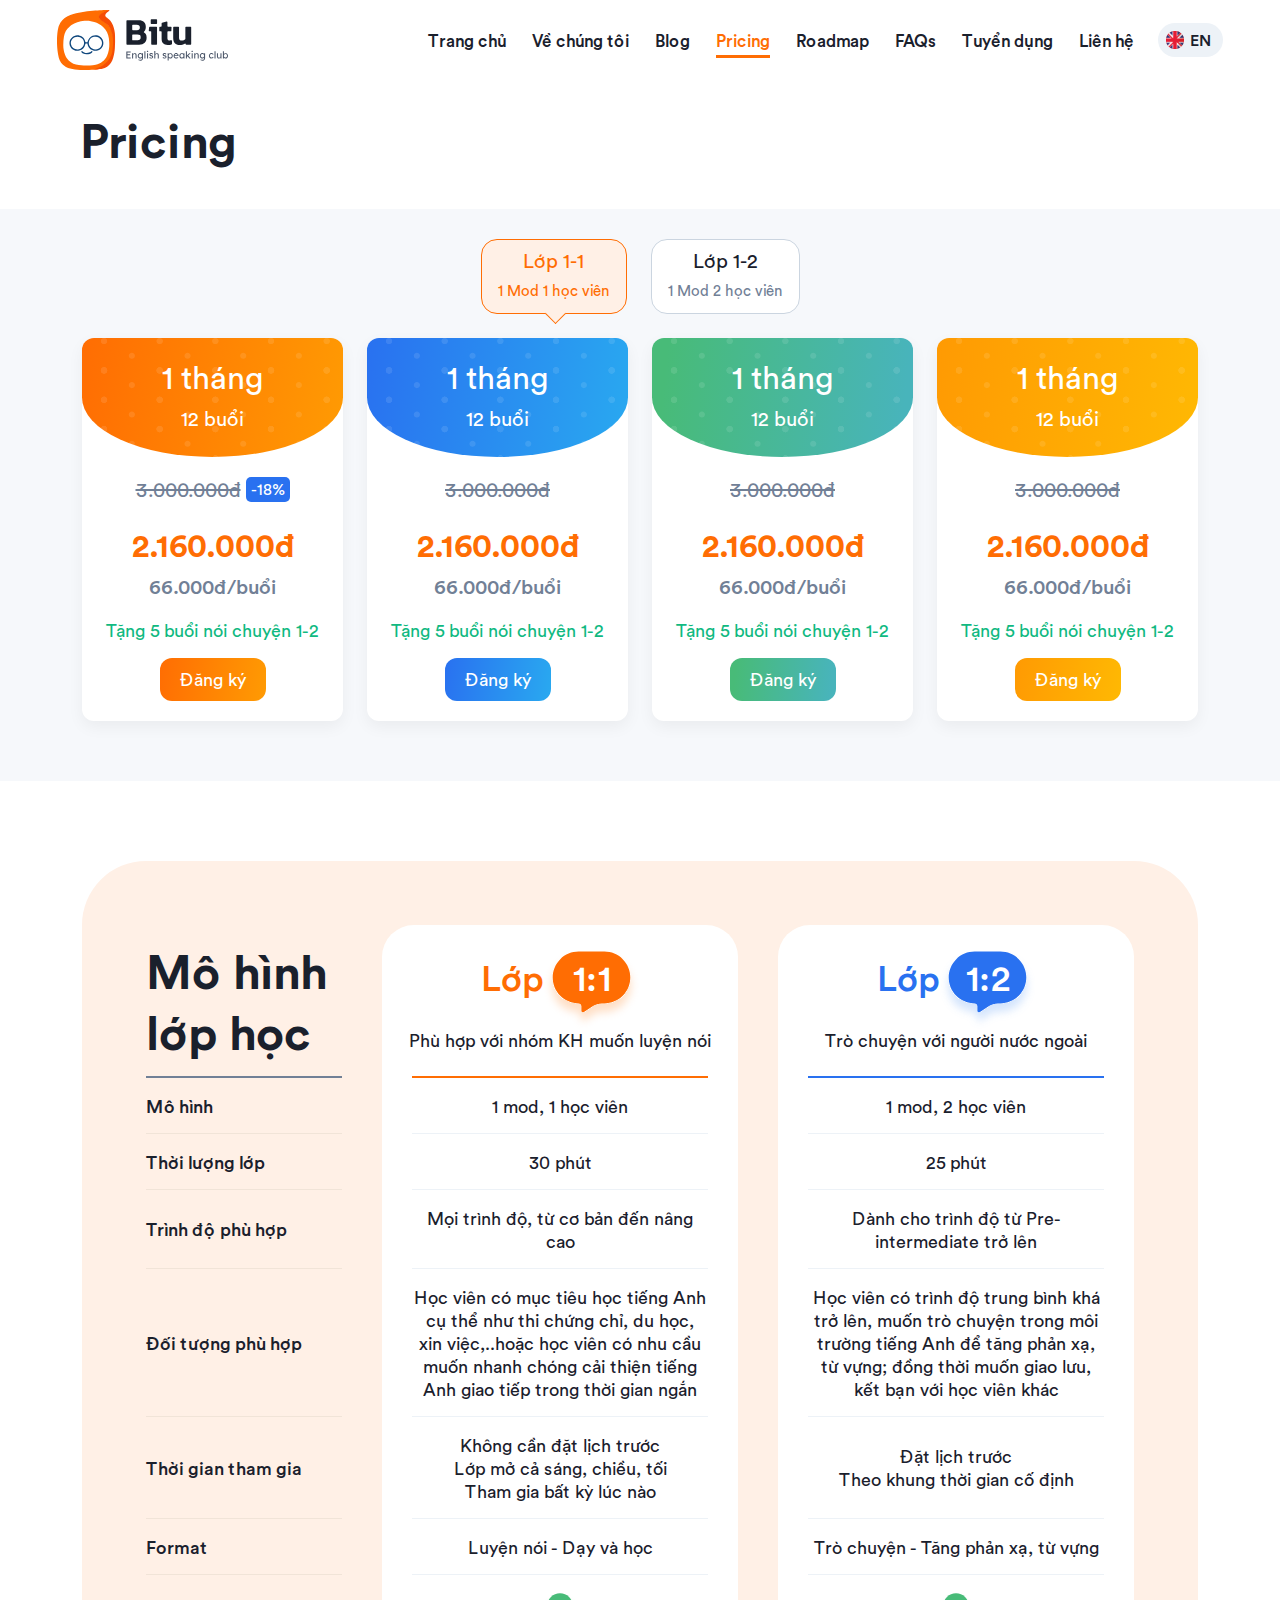
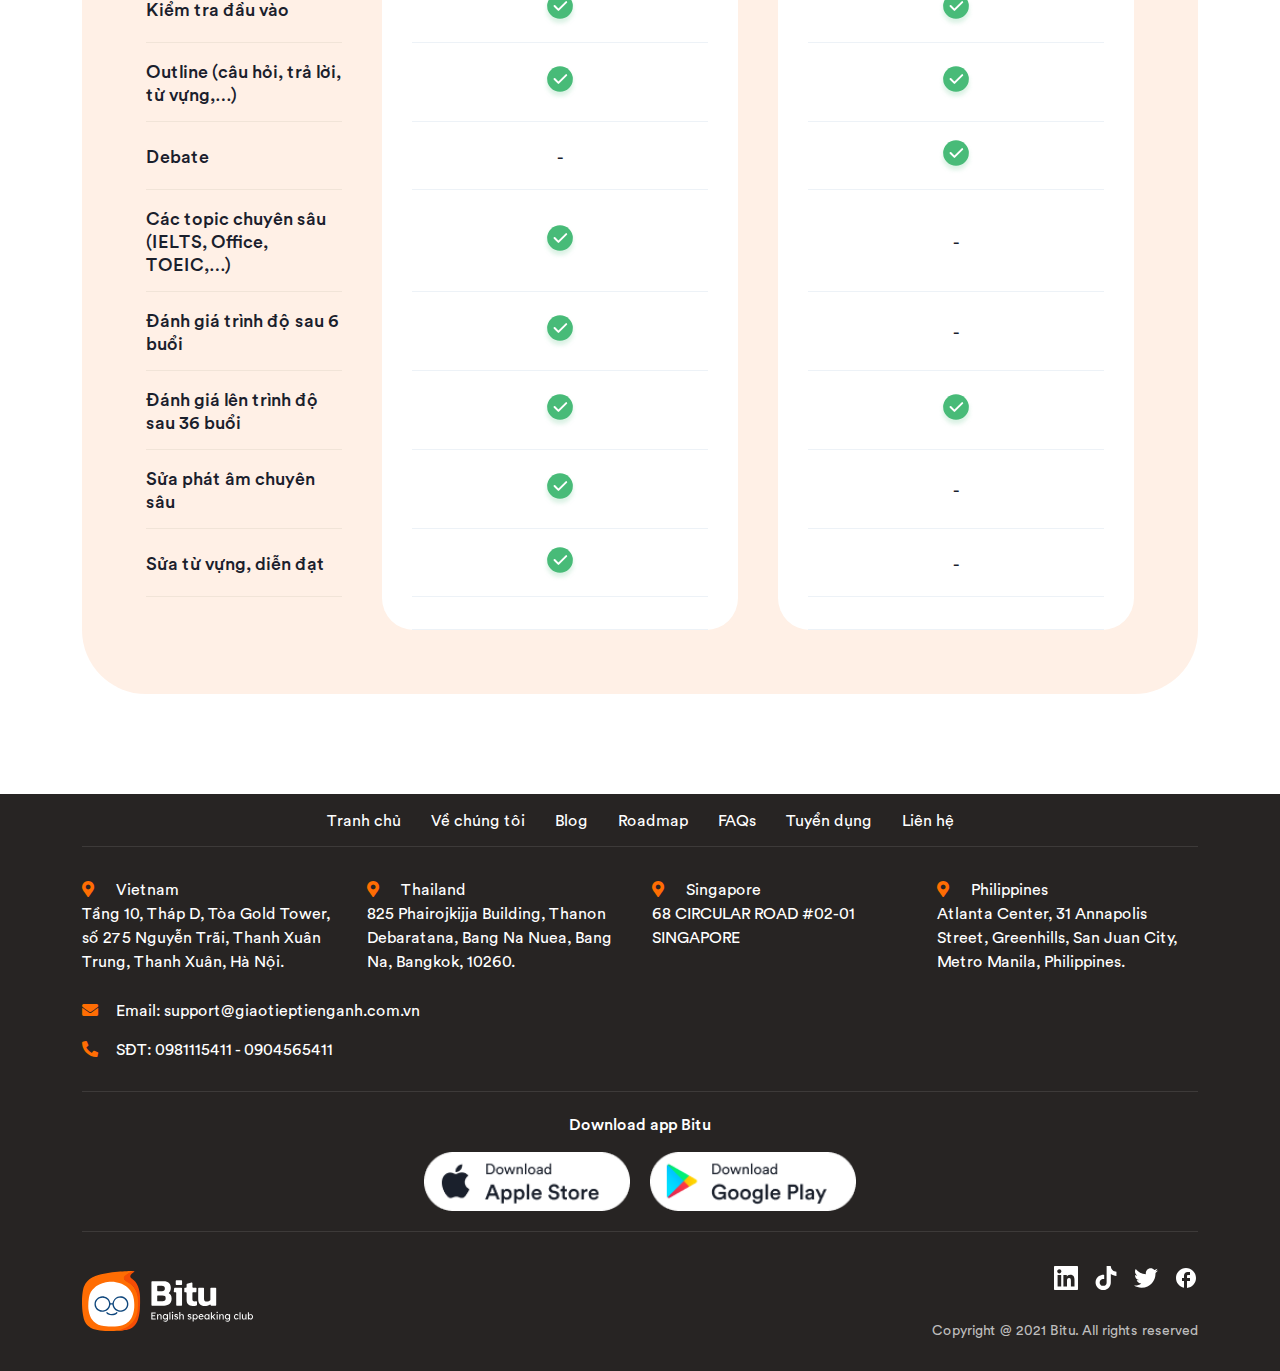
<file: page-pricing.html>
<!DOCTYPE html>
<html lang="vi">

<head>
  <meta charset="UTF-8">
  <title>Bitu Education</title>
  <meta name="viewport" content="width=device-width, initial-scale=1.0">
  <meta name="description" content="">
  <meta name="author" content="">
  <link data-n-head="ssr" rel="icon" type="image/x-icon" href="images/favicon.ico">

  <!-- STYLESHEET -->
  <link rel="stylesheet" type="text/css" href="css/bootstrap.min.css">
  <link rel="stylesheet" type="text/css" href="css/font-awesome-all.min.css">
  <link rel="stylesheet" type="text/css" href="css/slick.min.css">
  <link rel="stylesheet" type="text/css" href="css/main.css">
  <link rel="stylesheet" type="text/css" href="css/blog.css">
  <link rel="stylesheet" type="text/css" href="css/blog-detail.css">
  <link rel="stylesheet" type="text/css" href="css/faq.css">
  <link rel="stylesheet" type="text/css" href="css/contact.css">

  <!-- HTML5 Shim and Respond.js IE8 support of HTML5 elements and media queries-->
  <!-- WARNING: Respond.js doesn't work if you view the page via file://-->
  <!--if lt IE 9
		script(src='https://oss.maxcdn.com/html5shiv/3.7.2/html5shiv.min.js')
		script(src='https://oss.maxcdn.com/respond/1.4.2/respond.min.js')
		-->
</head>

<body>
  <header class="main-header">
    <div class="container-fluid">
      <div class="row g-0 justify-content-between align-items-center">
        <div class="col-auto col-logo">
          <a href="index.html" class="logo">
            <img src="images/logo.svg" alt="Bitu" class=" d-none d-lg-block">
            <img src="images/logo_sp.svg" alt="Bitu" class=" d-block d-lg-none">
          </a>
        </div>

        <div class="col-auto col-nav">
          <ul class="main-nav d-none d-lg-block">
            <li><a href="index.html" class="menu-item">Trang chủ</a></li>
            <li><a href="about-us.html" class="menu-item">Về chúng tôi</a></li>
            <li><a href="blog.html" class="menu-item">Blog</a></li>
            <li><a href="page-pricing.html" class="menu-item">Pricing</a></li>
            <li><a href="page-roadmap.html" class="menu-item">Roadmap</a></li>
            <li><a href="faq.html" class="menu-item">FAQs</a></li>
            <li><a href="page-recruitment.html" class="menu-item">Tuyển dụng</a></li>
            <li><a href="contact.html" class="menu-item">Liên hệ</a></li>
          </ul>

          <div class="box-language">
            <div class="dropdown">
              <a href="#" id="languageDropdown" class="dropdown-toggle" role="button" data-bs-toggle="dropdown"
                data-bs-offset="0,6" aria-expanded="false">
                <img src="images/lang_en.svg" alt="EN">
                <span>EN</span>
              </a>

              <ul class="dropdown-menu dropdown-menu-end" aria-labelledby="languageDropdown">
                <li>
                  <a class="dropdown-item" href="#">
                    <img src="images/lang_en.svg" alt="EN">
                    <span>EN</span>
                  </a>
                </li>

                <li>
                  <a class="dropdown-item" href="#">
                    <img src="images/lang_thai.svg" alt="THAI">
                    <span>THAI</span>
                  </a>
                </li>

                <li>
                  <a class="dropdown-item" href="#">
                    <img src="images/lang_vn.svg" alt="VN">
                    <span>VN</span>
                  </a>
                </li>
              </ul>
            </div>
          </div>

          <button class="btn border-0 d-block d-lg-none btn-menu" type="button" data-bs-toggle="offcanvas"
            data-bs-target="#offcanvasMenu" aria-controls="offcanvasMenu">
            <svg width="20" height="20" viewBox="0 0 20 20" fill="none" xmlns="http://www.w3.org/2000/svg">
              <path d="M1.42871 4.42871H18.5716M1.42871 10.143H18.5716M1.42871 15.8573H18.5716" stroke="#1A202C"
                stroke-width="2" stroke-linecap="round" stroke-linejoin="round" />
            </svg>
          </button>
        </div>
      </div>
    </div>
  </header>
  <!-- /END .main-header -->

  <div class="offcanvas offcanvas-end" tabindex="-1" id="offcanvasMenu">
    <div class="offcanvas-header">
      <h5 class="offcanvas-title">
        <a href="index.html" class="logo"><img src="images/logo_sp.svg" alt="Bitu"></a>
      </h5>
      <button type="button" class="btn-close text-reset" data-bs-dismiss="offcanvas" aria-label="Close"></button>
    </div>

    <div class="offcanvas-body">
      <ul class="main-nav">
        <li><a href="index.html" class="menu-item">Trang chủ</a></li>
        <li><a href="about-us.html" class="menu-item">Về chúng tôi</a></li>
        <li><a href="blog.html" class="menu-item">Blog</a></li>
        <li><a href="page-pricing.html" class="menu-item">Pricing</a></li>
        <li><a href="page-roadmap.html" class="menu-item">Roadmap</a></li>
        <li><a href="faq.html" class="menu-item">FAQs</a></li>
        <li><a href="page-recruitment.html" class="menu-item">Tuyển dụng</a></li>
        <li><a href="contact.html" class="menu-item">Liên hệ</a></li>
      </ul>
    </div>
  </div>
  <!-- /END .offcanvas -->

  <div class="body-pricing">
    <!-- Title: start -->
    <div class="box-tittle container">
      <div class="row">
        <h1 class="tittle">Pricing</h1>
      </div>
    </div>
    <!--Title: end -->
    <!-- Card pricing: start -->
    <div class="box-card">
      <!-- Pricing tab: start -->
      <ul class="nav nav-pills mb-4 justify-content-center" id="pills-tab" role="tablist">
        <li class="nav-item" role="presentation">
          <button class="nav-link active" id="pills-home-tab" data-bs-toggle="pill" data-bs-target="#pills-home"
            type="button" role="tab" aria-controls="pills-home" aria-selected="true">
            <h5 class="nav-tittle">Lớp 1-1</h5>
            <p class="nav-description">1 Mod 1 học viên</p>
            <div className="triangle"></div>
          </button>
        </li>
        <li class="nav-item" role="presentation">
          <button class="nav-link ms-4" id="pills-profile-tab" data-bs-toggle="pill" data-bs-target="#pills-profile"
            type="button" role="tab" aria-controls="pills-profile" aria-selected="false">
            <h5 class="nav-tittle">Lớp 1-2</h5>
            <p class="nav-description">1 Mod 2 học viên</p>
            <div className="triangle"></div>
          </button>
        </li>
      </ul>
      <!-- Pricing tab: stop -->
      <div class="tab-content" id="pills-tabContent">
        <div class="tab-pane fade show active" id="pills-home" role="tabpanel" aria-labelledby="pills-home-tab">
          <!-- Card 1-to-1: start -->
          <div class="list-pricing container">
            <div class="row">
              <div class="item-pricing col-lg-3 col-md-6 col-12">
                <div class="card-pricing">
                  <div class="card-pricing-top bg-orange">
                    <h3 class="card-month">1 tháng</h3>
                    <p class="card-numberOfDay">12 buổi</p>
                    <p class="card-gift-title">Tặng 5 buổi nói chuyện 1-2</p>
                  </div>
                  <div class="card-pricing-content">
                    <div class="card-pricing-content-cost">
                      <div class="d-flex flex-column align-items-end">
                        <p class="discount">-18%</p>
                      </div>
                      <div class="d-flex justify-content-center">
                        <p class="card-cost">3.000.000đ</p>
                        <p class="discount-desktop">-18%</p>
                      </div>
                      <h3 class="card-discount">2.160.000đ</h3>
                      <p class="card-amountPerSession">66.000đ/buổi</p>
                    </div>
                    <p class="card-gift">Tặng 5 buổi nói chuyện 1-2</p>
                    <button class="btn-register btn-orange-1">Đăng ký</button>
                  </div>
                </div>
              </div>
              <div class="item-pricing col-lg-3 col-md-6 col-12">
                <div class="card-pricing">
                  <div class="card-pricing-top bg-blue">
                    <h3 class="card-month">1 tháng</h3>
                    <p class="card-numberOfDay">12 buổi</p>
                    <p class="card-gift-title">Tặng 5 buổi nói chuyện 1-2</p>
                  </div>
                  <div class="card-pricing-content">
                    <div class="card-pricing-content-cost">
                      <div class="d-flex flex-column align-items-end">
                        <p class="discount">-18%</p>
                      </div>
                      <div class="d-flex justify-content-center">
                        <p class="card-cost">3.000.000đ</p>
                      </div>
                      <h3 class="card-discount">2.160.000đ</h3>
                      <p class="card-amountPerSession">66.000đ/buổi</p>
                    </div>
                    <p class="card-gift">Tặng 5 buổi nói chuyện 1-2</p>
                    <button class="btn-register btn-blue">Đăng ký</button>
                  </div>
                </div>
              </div>
              <div class="item-pricing col-lg-3 col-md-6 col-12">
                <div class="card-pricing">
                  <div class="card-pricing-top bg-green">
                    <h3 class="card-month">1 tháng</h3>
                    <p class="card-numberOfDay">12 buổi</p>
                    <p class="card-gift-title">Tặng 5 buổi nói chuyện 1-2</p>
                  </div>
                  <div class="card-pricing-content">
                    <div class="card-pricing-content-cost">
                      <div class="d-flex flex-column align-items-end">
                        <p class="discount">-18%</p>
                      </div>
                      <div class="d-flex justify-content-center">
                        <p class="card-cost">3.000.000đ</p>
                      </div>
                      <h3 class="card-discount">2.160.000đ</h3>
                      <p class="card-amountPerSession">66.000đ/buổi</p>
                    </div>
                    <p class="card-gift">Tặng 5 buổi nói chuyện 1-2</p>
                    <button class="btn-register btn-green">Đăng ký</button>
                  </div>
                </div>
              </div>
              <div class="item-pricing col-lg-3 col-md-6 col-12">
                <div class="card-pricing">
                  <div class="card-pricing-top bg-yellow">
                    <h3 class="card-month">1 tháng</h3>
                    <p class="card-numberOfDay">12 buổi</p>
                    <p class="card-gift-title">Tặng 5 buổi nói chuyện 1-2</p>
                  </div>
                  <div class="card-pricing-content">
                    <div class="card-pricing-content-cost">
                      <div class="d-flex flex-column align-items-end">
                        <p class="discount">-18%</p>
                      </div>
                      <div class="d-flex justify-content-center">
                        <p class="card-cost">3.000.000đ</p>
                      </div>
                      <h3 class="card-discount">2.160.000đ</h3>
                      <p class="card-amountPerSession">66.000đ/buổi</p>
                    </div>
                    <p class="card-gift">Tặng 5 buổi nói chuyện 1-2</p>
                    <button class="btn-register btn-yellow">Đăng ký</button>
                  </div>
                </div>
              </div>
            </div>
          </div>
          <!-- Card 1-to-1: stop -->
        </div>
        <div class="tab-pane fade" id="pills-profile" role="tabpanel" aria-labelledby="pills-profile-tab">
          <!-- Card 1-to-2: start -->
          <div class="list-pricing container">
            <div class="row">
              <div class="item-pricing col-md-3 col-12">
                <div class="card-pricing">
                  <div class="card-pricing-top bg-orange">
                    <h3 class="card-month">1 tháng</h3>
                    <p class="card-numberOfDay">12 buổi</p>
                    <p class="card-gift-title">Tặng 5 buổi nói chuyện 1-2</p>
                  </div>
                  <div class="card-pricing-content">
                    <div class="card-pricing-content-cost">
                      <div class="d-flex flex-column align-items-end">
                        <p class="discount">-18%</p>
                      </div>
                      <div class="d-flex justify-content-center">
                        <p class="card-cost">3.000.000đ</p>
                      </div>
                      <h3 class="card-discount">2.160.000đ</h3>
                      <p class="card-amountPerSession">66.000đ/buổi</p>
                    </div>
                    <p class="card-gift">Tặng 5 buổi nói chuyện 1-2</p>
                    <button class="btn-register btn-orange-1">Đăng ký</button>
                  </div>
                </div>
              </div>
              <div class="item-pricing col-md-3 col-12">
                <div class="card-pricing">
                  <div class="card-pricing-top bg-blue">
                    <h3 class="card-month">1 tháng</h3>
                    <p class="card-numberOfDay">12 buổi</p>
                    <p class="card-gift-title">Tặng 5 buổi nói chuyện 1-2</p>
                  </div>
                  <div class="card-pricing-content">
                    <div class="card-pricing-content-cost">
                      <div class="d-flex flex-column align-items-end">
                        <p class="discount">-18%</p>
                      </div>
                      <div class="d-flex justify-content-center">
                        <p class="card-cost">3.000.000đ</p>
                      </div>
                      <h3 class="card-discount">2.160.000đ</h3>
                      <p class="card-amountPerSession">66.000đ/buổi</p>
                    </div>
                    <p class="card-gift">Tặng 5 buổi nói chuyện 1-2</p>
                    <button class="btn-register btn-blue">Đăng ký</button>
                  </div>
                </div>
              </div>
              <div class="item-pricing col-md-3 col-12">
                <div class="card-pricing">
                  <div class="card-pricing-top bg-green">
                    <h3 class="card-month">1 tháng</h3>
                    <p class="card-numberOfDay">12 buổi</p>
                    <p class="card-gift-title">Tặng 5 buổi nói chuyện 1-2</p>
                  </div>
                  <div class="card-pricing-content">
                    <div class="card-pricing-content-cost">
                      <div class="d-flex flex-column align-items-end">
                        <p class="discount">-18%</p>
                      </div>
                      <div class="d-flex justify-content-center">
                        <p class="card-cost">3.000.000đ</p>
                      </div>
                      <h3 class="card-discount">2.160.000đ</h3>
                      <p class="card-amountPerSession">66.000đ/buổi</p>
                    </div>
                    <p class="card-gift">Tặng 5 buổi nói chuyện 1-2</p>
                    <button class="btn-register btn-green">Đăng ký</button>
                  </div>
                </div>
              </div>
              <div class="item-pricing col-md-3 col-12">
                <div class="card-pricing">
                  <div class="card-pricing-top bg-yellow">
                    <h3 class="card-month">1 tháng</h3>
                    <p class="card-numberOfDay">12 buổi</p>
                    <p class="card-gift-title">Tặng 5 buổi nói chuyện 1-2</p>
                  </div>
                  <div class="card-pricing-content">
                    <div class="card-pricing-content-cost">
                      <div class="d-flex flex-column align-items-end">
                        <p class="discount">-18%</p>
                      </div>
                      <div class="d-flex justify-content-center">
                        <p class="card-cost">3.000.000đ</p>
                      </div>
                      <h3 class="card-discount">2.160.000đ</h3>
                      <p class="card-amountPerSession">66.000đ/buổi</p>
                    </div>
                    <p class="card-gift">Tặng 5 buổi nói chuyện 1-2</p>
                    <button class="btn-register btn-yellow">Đăng ký</button>
                  </div>
                </div>
              </div>
            </div>
          </div>
          <!-- Card 1-to-2: stop -->
        </div>
      </div>
    </div>
    <!-- Card pricing: stop -->

    <div class="con-classroom-model">
      <div class="box-title">
        <div class="container">
          <h3 class="title-lg d-block d-lg-none text-center">Mô hình lớp học</h3>
        </div>
      </div>

      <div class="box-list-wrapper">
        <div class="container">
          <div class="box-list">

            <div class="row g-0 list d-none d-lg-flex">
              <div class="col-4 item">
                <h3 class="title-lg d-none d-lg-flex">Mô hình lớp học</h3>
              </div>

              <div class="col-4 item">
                <div class="title-class class-11">
                  <div class="txt-lg">
                    <div class="txt-class">Lớp</div>
                    <div class="ic-class">
                      <svg width="95" height="78" viewBox="0 0 95 78" fill="none" xmlns="http://www.w3.org/2000/svg">
                        <g filter="url(#filter0_d_741_10645dfdfg)">
                          <path
                            d="M60.4128 0.586828C60.4128 0.590556 60.4097 0.593578 60.406 0.593578H34.5872C27.7182 0.593578 21.1305 3.32229 16.2734 8.17944C11.4162 13.0366 8.6875 19.6243 8.6875 26.4933C8.6875 33.3624 11.4162 39.9501 16.2734 44.8072C21.1305 49.6644 27.7182 52.3931 34.5872 52.3931C36.1269 52.3931 37.375 53.6412 37.375 55.1808V59.7186C37.3749 60.0563 37.4761 60.3862 37.6656 60.6658C37.855 60.9453 38.124 61.1616 38.4377 61.2866C38.7513 61.4117 39.0953 61.4397 39.4251 61.3672C40.0778 61.2236 40.5685 60.6927 41.1248 60.3225L49.0352 55.059C51.6611 53.3117 54.7447 52.3796 57.8987 52.3796H60.4128C67.2818 52.3796 73.8695 49.6509 78.7266 44.7937C83.5838 39.9366 86.3125 33.3489 86.3125 26.4798C86.3125 19.6108 83.5838 13.0231 78.7266 8.16594C73.8711 3.31039 67.2861 0.581868 60.4195 0.580079C60.4158 0.580078 60.4128 0.5831 60.4128 0.586828Z"
                            fill="url(#paint0_linear_741_106454534354)" />
                        </g>
                        <defs>
                          <filter id="filter0_d_741_10645dfdfg" x="0.6875" y="0.580078" width="93.625" height="76.8262"
                            filterUnits="userSpaceOnUse" color-interpolation-filters="sRGB">
                            <feFlood flood-opacity="0" result="BackgroundImageFix" />
                            <feColorMatrix in="SourceAlpha" type="matrix"
                              values="0 0 0 0 0 0 0 0 0 0 0 0 0 0 0 0 0 0 127 0" result="hardAlpha" />
                            <feOffset dy="8" />
                            <feGaussianBlur stdDeviation="4" />
                            <feComposite in2="hardAlpha" operator="out" />
                            <feColorMatrix type="matrix"
                              values="0 0 0 0 1 0 0 0 0 0.686275 0 0 0 0 0.439216 0 0 0 0.4 0" />
                            <feBlend mode="normal" in2="BackgroundImageFix" result="effect1_dropShadow_741_10645" />
                            <feBlend mode="normal" in="SourceGraphic" in2="effect1_dropShadow_741_10645"
                              result="shape" />
                          </filter>
                          <linearGradient id="paint0_linear_741_106454534354" x1="8.6875" y1="0.580078" x2="93.8547"
                            y2="17.9054" gradientUnits="userSpaceOnUse">
                            <stop offset="1" stop-color="#FF6D03" />
                            <stop offset="1" stop-color="#FF9A03" />
                          </linearGradient>
                        </defs>
                      </svg>
                      <span class="number">1:1</span>
                    </div>
                  </div>
                  <div class="txt-md">Phù hợp với nhóm KH muốn luyện nói</div>
                </div>
              </div>

              <div class="col-4 item">
                <div class="title-class class-12">
                  <div class="txt-lg">
                    <div class="txt-class">Lớp</div>
                    <div class="ic-class">
                      <svg width="95" height="78" viewBox="0 0 95 78" fill="none" xmlns="http://www.w3.org/2000/svg">
                        <g filter="url(#filter0_d_741_10669gdgdfg)">
                          <path
                            d="M60.4128 0.586828C60.4128 0.590556 60.4097 0.593578 60.406 0.593578H34.5872C27.7182 0.593578 21.1305 3.32229 16.2734 8.17944C11.4162 13.0366 8.6875 19.6243 8.6875 26.4933C8.6875 33.3624 11.4162 39.9501 16.2734 44.8072C21.1305 49.6644 27.7182 52.3931 34.5872 52.3931V52.3931C36.1269 52.3931 37.375 53.6412 37.375 55.1808V59.7186C37.3749 60.0563 37.4761 60.3862 37.6656 60.6658C37.855 60.9453 38.124 61.1616 38.4377 61.2866C38.7513 61.4117 39.0953 61.4397 39.4251 61.3672V61.3672C40.0778 61.2236 40.5685 60.6927 41.1248 60.3225L49.0352 55.059C51.6611 53.3117 54.7447 52.3796 57.8987 52.3796H60.4128C67.2818 52.3796 73.8695 49.6509 78.7266 44.7937C83.5838 39.9366 86.3125 33.3489 86.3125 26.4798C86.3125 19.6108 83.5838 13.0231 78.7266 8.16594C73.8711 3.31039 67.2861 0.581868 60.4195 0.580079C60.4158 0.580078 60.4128 0.5831 60.4128 0.586828V0.586828Z"
                            fill="url(#paint0_linear_741_1066911212)" />
                        </g>
                        <defs>
                          <filter id="filter0_d_741_10669gdgdfg" x="0.6875" y="0.580078" width="93.625" height="76.8262"
                            filterUnits="userSpaceOnUse" color-interpolation-filters="sRGB">
                            <feFlood flood-opacity="0" result="BackgroundImageFix" />
                            <feColorMatrix in="SourceAlpha" type="matrix"
                              values="0 0 0 0 0 0 0 0 0 0 0 0 0 0 0 0 0 0 127 0" result="hardAlpha" />
                            <feOffset dy="8" />
                            <feGaussianBlur stdDeviation="4" />
                            <feComposite in2="hardAlpha" operator="out" />
                            <feColorMatrix type="matrix"
                              values="0 0 0 0 0.164706 0 0 0 0 0.490196 0 0 0 0 0.945098 0 0 0 0.2 0" />
                            <feBlend mode="normal" in2="BackgroundImageFix" result="effect1_dropShadow_741_10669" />
                            <feBlend mode="normal" in="SourceGraphic" in2="effect1_dropShadow_741_10669"
                              result="shape" />
                          </filter>
                          <linearGradient id="paint0_linear_741_1066911212" x1="8.6875" y1="0.580078" x2="93.8547"
                            y2="17.9054" gradientUnits="userSpaceOnUse">
                            <stop offset="1" stop-color="#2971F0" />
                            <stop offset="1" stop-color="#29A8F0" />
                          </linearGradient>
                        </defs>
                      </svg>
                      <span class="number">1:2</span>
                    </div>
                  </div>
                  <div class="txt-md">Trò chuyện với người nước ngoài</div>
                </div>
              </div>
              <!-- /row -->

              <div class="col-4 item">
                <div class="txt">Mô hình</div>
              </div>
              <div class="col-4 item">
                <div class="txt">1 mod, 1 học viên</div>
              </div>
              <div class="col-4 item">
                <div class="txt">1 mod, 2 học viên</div>
              </div>
              <!-- /row -->

              <div class="col-4 item">
                <div class="txt">Thời lượng lớp</div>
              </div>
              <div class="col-4 item">
                <div class="txt">30 phút</div>
              </div>
              <div class="col-4 item">
                <div class="txt">25 phút</div>
              </div>
              <!-- /row -->

              <div class="col-4 item">
                <div class="txt">Trình độ phù hợp</div>
              </div>
              <div class="col-4 item">
                <div class="txt">Mọi trình độ, từ cơ bản đến nâng cao</div>
              </div>
              <div class="col-4 item">
                <div class="txt">Dành cho trình độ từ Pre-intermediate trở lên</div>
              </div>
              <!-- /row -->

              <div class="col-4 item">
                <div class="txt">Đối tượng phù hợp</div>
              </div>
              <div class="col-4 item">
                <div class="txt">Học viên có mục tiêu học tiếng Anh cụ thể như thi chứng chỉ, du học, xin việc,..hoặc
                  học viên có nhu cầu muốn nhanh chóng cải thiện tiếng Anh giao tiếp trong thời gian ngắn</div>
              </div>
              <div class="col-4 item">
                <div class="txt">Học viên có trình độ trung bình khá trở lên, muốn trò chuyện trong môi trường tiếng Anh
                  để tăng phản xạ, từ vựng; đồng thời muốn giao lưu, kết bạn với học viên khác</div>
              </div>
              <!-- /row -->

              <div class="col-4 item">
                <div class="txt">Thời gian tham gia</div>
              </div>
              <div class="col-4 item">
                <div class="txt">
                  Không cần đặt lịch trước <br />
                  Lớp mở cả sáng, chiều, tối <br />
                  Tham gia bất kỳ lúc nào
                </div>
              </div>
              <div class="col-4 item">
                <div class="txt">
                  Đặt lịch trước <br />
                  Theo khung thời gian cố định
                </div>
              </div>
              <!-- /row -->

              <div class="col-4 item">
                <div class="txt">Format</div>
              </div>
              <div class="col-4 item">
                <div class="txt">Luyện nói - Dạy và học</div>
              </div>
              <div class="col-4 item">
                <div class="txt">Trò chuyện - Tăng phản xạ, từ vựng</div>
              </div>
              <!-- /row -->

              <div class="col-4 item">
                <div class="txt">Kiểm tra đầu vào</div>
              </div>
              <div class="col-4 item">
                <div class="txt">
                  <img src="images/ic-check.svg" alt="ic-check">
                </div>
              </div>
              <div class="col-4 item">
                <div class="txt">
                  <img src="images/ic-check.svg" alt="ic-check">
                </div>
              </div>
              <!-- /row -->

              <div class="col-4 item">
                <div class="txt">Outline (câu hỏi, trả lời, từ vựng,…)</div>
              </div>
              <div class="col-4 item">
                <div class="txt">
                  <img src="images/ic-check.svg" alt="ic-check">
                </div>
              </div>
              <div class="col-4 item">
                <div class="txt">
                  <img src="images/ic-check.svg" alt="ic-check">
                </div>
              </div>
              <!-- /row -->

              <div class="col-4 item">
                <div class="txt">Debate</div>
              </div>
              <div class="col-4 item">
                <div class="txt">-</div>
              </div>
              <div class="col-4 item">
                <div class="txt">
                  <img src="images/ic-check.svg" alt="ic-check">
                </div>
              </div>
              <!-- /row -->

              <div class="col-4 item">
                <div class="txt">Các topic chuyên sâu (IELTS, Office, TOEIC,…)</div>
              </div>
              <div class="col-4 item">
                <div class="txt">
                  <img src="images/ic-check.svg" alt="ic-check">
                </div>
              </div>
              <div class="col-4 item">
                <div class="txt">-</div>
              </div>
              <!-- /row -->

              <div class="col-4 item">
                <div class="txt">Đánh giá trình độ sau 6 buổi</div>
              </div>
              <div class="col-4 item">
                <div class="txt">
                  <img src="images/ic-check.svg" alt="ic-check">
                </div>
              </div>
              <div class="col-4 item">
                <div class="txt">-</div>
              </div>
              <!-- /row -->

              <div class="col-4 item">
                <div class="txt">Đánh giá lên trình độ sau 36 buổi</div>
              </div>
              <div class="col-4 item">
                <div class="txt">
                  <img src="images/ic-check.svg" alt="ic-check">
                </div>
              </div>
              <div class="col-4 item">
                <div class="txt">
                  <img src="images/ic-check.svg" alt="ic-check">
                </div>
              </div>
              <!-- /row -->

              <div class="col-4 item">
                <div class="txt">Sửa phát âm chuyên sâu</div>
              </div>
              <div class="col-4 item">
                <div class="txt">
                  <img src="images/ic-check.svg" alt="ic-check">
                </div>
              </div>
              <div class="col-4 item">
                <div class="txt">-</div>
              </div>
              <!-- /row -->

              <div class="col-4 item">
                <div class="txt">Sửa từ vựng, diễn đạt</div>
              </div>
              <div class="col-4 item">
                <div class="txt">
                  <img src="images/ic-check.svg" alt="ic-check">
                </div>
              </div>
              <div class="col-4 item">
                <div class="txt">-</div>
              </div>
              <!-- /row -->

              <div class="col-4 item"></div>
              <div class="col-4 item last-item-11">
                <div class="txt"></div>
              </div>
              <div class="col-4 item last-item-12">
                <div class="txt"></div>
              </div>
              <!-- /row -->

            </div>
            <!-- /PC -->

            <div class="row g-0 list d-flex d-lg-none">
              <div class="col-4 item">
                <div class="title-lg-sp"></div>
              </div>

              <div class="col-4 item">
                <div class="title-class class-11">
                  <div class="txt-lg">
                    <div class="txt-class">Lớp</div>
                    <div class="ic-class">
                      <svg width="95" height="78" viewBox="0 0 95 78" fill="none" xmlns="http://www.w3.org/2000/svg">
                        <g filter="url(#filter0_d_741_10645)">
                          <path
                            d="M60.4128 0.586828C60.4128 0.590556 60.4097 0.593578 60.406 0.593578H34.5872C27.7182 0.593578 21.1305 3.32229 16.2734 8.17944C11.4162 13.0366 8.6875 19.6243 8.6875 26.4933C8.6875 33.3624 11.4162 39.9501 16.2734 44.8072C21.1305 49.6644 27.7182 52.3931 34.5872 52.3931C36.1269 52.3931 37.375 53.6412 37.375 55.1808V59.7186C37.3749 60.0563 37.4761 60.3862 37.6656 60.6658C37.855 60.9453 38.124 61.1616 38.4377 61.2866C38.7513 61.4117 39.0953 61.4397 39.4251 61.3672C40.0778 61.2236 40.5685 60.6927 41.1248 60.3225L49.0352 55.059C51.6611 53.3117 54.7447 52.3796 57.8987 52.3796H60.4128C67.2818 52.3796 73.8695 49.6509 78.7266 44.7937C83.5838 39.9366 86.3125 33.3489 86.3125 26.4798C86.3125 19.6108 83.5838 13.0231 78.7266 8.16594C73.8711 3.31039 67.2861 0.581868 60.4195 0.580079C60.4158 0.580078 60.4128 0.5831 60.4128 0.586828Z"
                            fill="url(#paint0_linear_741_10645)" />
                        </g>
                        <defs>
                          <filter id="filter0_d_741_10645" x="0.6875" y="0.580078" width="93.625" height="76.8262"
                            filterUnits="userSpaceOnUse" color-interpolation-filters="sRGB">
                            <feFlood flood-opacity="0" result="BackgroundImageFix" />
                            <feColorMatrix in="SourceAlpha" type="matrix"
                              values="0 0 0 0 0 0 0 0 0 0 0 0 0 0 0 0 0 0 127 0" result="hardAlpha" />
                            <feOffset dy="8" />
                            <feGaussianBlur stdDeviation="4" />
                            <feComposite in2="hardAlpha" operator="out" />
                            <feColorMatrix type="matrix"
                              values="0 0 0 0 1 0 0 0 0 0.686275 0 0 0 0 0.439216 0 0 0 0.4 0" />
                            <feBlend mode="normal" in2="BackgroundImageFix" result="effect1_dropShadow_741_10645" />
                            <feBlend mode="normal" in="SourceGraphic" in2="effect1_dropShadow_741_10645"
                              result="shape" />
                          </filter>
                          <linearGradient id="paint0_linear_741_10645" x1="8.6875" y1="0.580078" x2="93.8547"
                            y2="17.9054" gradientUnits="userSpaceOnUse">
                            <stop offset="1" stop-color="#FF6D03" />
                            <stop offset="1" stop-color="#FF9A03" />
                          </linearGradient>
                        </defs>
                      </svg>
                      <span class="number">1:1</span>
                    </div>
                  </div>
                  <div class="txt-md">Phù hợp với nhóm KH muốn luyện nói</div>
                </div>
              </div>

              <div class="col-4 item">
                <div class="title-class class-12">
                  <div class="txt-lg">
                    <div class="txt-class">Lớp</div>
                    <div class="ic-class">
                      <svg width="95" height="78" viewBox="0 0 95 78" fill="none" xmlns="http://www.w3.org/2000/svg">
                        <g filter="url(#filter0_d_741_10669)">
                          <path
                            d="M60.4128 0.586828C60.4128 0.590556 60.4097 0.593578 60.406 0.593578H34.5872C27.7182 0.593578 21.1305 3.32229 16.2734 8.17944C11.4162 13.0366 8.6875 19.6243 8.6875 26.4933C8.6875 33.3624 11.4162 39.9501 16.2734 44.8072C21.1305 49.6644 27.7182 52.3931 34.5872 52.3931V52.3931C36.1269 52.3931 37.375 53.6412 37.375 55.1808V59.7186C37.3749 60.0563 37.4761 60.3862 37.6656 60.6658C37.855 60.9453 38.124 61.1616 38.4377 61.2866C38.7513 61.4117 39.0953 61.4397 39.4251 61.3672V61.3672C40.0778 61.2236 40.5685 60.6927 41.1248 60.3225L49.0352 55.059C51.6611 53.3117 54.7447 52.3796 57.8987 52.3796H60.4128C67.2818 52.3796 73.8695 49.6509 78.7266 44.7937C83.5838 39.9366 86.3125 33.3489 86.3125 26.4798C86.3125 19.6108 83.5838 13.0231 78.7266 8.16594C73.8711 3.31039 67.2861 0.581868 60.4195 0.580079C60.4158 0.580078 60.4128 0.5831 60.4128 0.586828V0.586828Z"
                            fill="url(#paint0_linear_741_10669)" />
                        </g>
                        <defs>
                          <filter id="filter0_d_741_10669" x="0.6875" y="0.580078" width="93.625" height="76.8262"
                            filterUnits="userSpaceOnUse" color-interpolation-filters="sRGB">
                            <feFlood flood-opacity="0" result="BackgroundImageFix" />
                            <feColorMatrix in="SourceAlpha" type="matrix"
                              values="0 0 0 0 0 0 0 0 0 0 0 0 0 0 0 0 0 0 127 0" result="hardAlpha" />
                            <feOffset dy="8" />
                            <feGaussianBlur stdDeviation="4" />
                            <feComposite in2="hardAlpha" operator="out" />
                            <feColorMatrix type="matrix"
                              values="0 0 0 0 0.164706 0 0 0 0 0.490196 0 0 0 0 0.945098 0 0 0 0.2 0" />
                            <feBlend mode="normal" in2="BackgroundImageFix" result="effect1_dropShadow_741_10669" />
                            <feBlend mode="normal" in="SourceGraphic" in2="effect1_dropShadow_741_10669"
                              result="shape" />
                          </filter>
                          <linearGradient id="paint0_linear_741_10669" x1="8.6875" y1="0.580078" x2="93.8547"
                            y2="17.9054" gradientUnits="userSpaceOnUse">
                            <stop offset="1" stop-color="#2971F0" />
                            <stop offset="1" stop-color="#29A8F0" />
                          </linearGradient>
                        </defs>
                      </svg>
                      <span class="number">1:2</span>
                    </div>
                  </div>
                  <div class="txt-md">Trò chuyện với người nước ngoài</div>
                </div>
              </div>
              <!-- /row -->

              <div class="col-4 item">
                <div class="txt">Thời lượng</div>
              </div>
              <div class="col-4 item">
                <div class="txt">30 phút</div>
              </div>
              <div class="col-4 item">
                <div class="txt">25 phút</div>
              </div>
              <!-- /row -->

              <div class="col-4 item">
                <div class="txt">Trình độ phù hợp</div>
              </div>
              <div class="col-4 item">
                <div class="txt">Mọi trình độ</div>
              </div>
              <div class="col-4 item">
                <div class="txt">Pre-intermediate trở lên</div>
              </div>
              <!-- /row -->

              <div class="col-4 item">
                <div class="txt">Thời gian tham gia</div>
              </div>
              <div class="col-4 item">
                <div class="txt">Cả ngày</div>
              </div>
              <div class="col-4 item">
                <div class="txt">Theo khung giờ</div>
              </div>
              <!-- /row -->

              <div class="col-4 item">
                <div class="txt">Format</div>
              </div>
              <div class="col-4 item">
                <div class="txt">Luyện nói</div>
              </div>
              <div class="col-4 item">
                <div class="txt">Trò chuyện</div>
              </div>
              <!-- /row -->

              <div class="col-4 item">
                <div class="txt">Kiểm tra đầu vào</div>
              </div>
              <div class="col-4 item">
                <div class="txt">
                  <img src="images/ic-check.svg" alt="ic-check">
                </div>
              </div>
              <div class="col-4 item">
                <div class="txt">
                  <img src="images/ic-check.svg" alt="ic-check">
                </div>
              </div>
              <!-- /row -->

              <div class="col-4 item">
                <div class="txt">Câu hỏi/ trả lời gợi ý & từ vựng</div>
              </div>
              <div class="col-4 item">
                <div class="txt">
                  <img src="images/ic-check.svg" alt="ic-check">
                </div>
              </div>
              <div class="col-4 item">
                <div class="txt">
                  <img src="images/ic-check.svg" alt="ic-check">
                </div>
              </div>
              <!-- /row -->

              <div class="col-4 item">
                <div class="txt">Các chủ đề chuyên sâu</div>
              </div>
              <div class="col-4 item">
                <div class="txt">
                  <img src="images/ic-check.svg" alt="ic-check">
                </div>
              </div>
              <div class="col-4 item">
                <div class="txt">-</div>
              </div>
              <!-- /row -->

              <div class="col-4 item">
                <div class="txt">Debate</div>
              </div>
              <div class="col-4 item">
                <div class="txt">-</div>
              </div>
              <div class="col-4 item">
                <div class="txt">
                  <img src="images/ic-check.svg" alt="ic-check">
                </div>
              </div>
              <!-- /row -->

              <div class="col-4 item">
                <div class="txt">Đánh giá trình độ định kỳ</div>
              </div>
              <div class="col-4 item">
                <div class="txt">
                  <img src="images/ic-check.svg" alt="ic-check">
                </div>
              </div>
              <div class="col-4 item">
                <div class="txt">-</div>
              </div>
              <!-- /row -->

              <div class="col-4 item">
                <div class="txt">Nhận xét chi tiết cuối buổi</div>
              </div>
              <div class="col-4 item">
                <div class="txt">
                  <img src="images/ic-check.svg" alt="ic-check">
                </div>
              </div>
              <div class="col-4 item">
                <div class="txt">-</div>
              </div>
              <!-- /row -->

              <div class="col-4 item">
                <div class="txt">Sửa phát âm chuyên sâu</div>
              </div>
              <div class="col-4 item">
                <div class="txt">
                  <img src="images/ic-check.svg" alt="ic-check">
                </div>
              </div>
              <div class="col-4 item">
                <div class="txt">-</div>
              </div>
              <!-- /row -->

              <div class="col-4 item">
                <div class="txt">Sửa từ vựng, diễn đạt</div>
              </div>
              <div class="col-4 item">
                <div class="txt">
                  <img src="images/ic-check.svg" alt="ic-check">
                </div>
              </div>
              <div class="col-4 item">
                <div class="txt">-</div>
              </div>
              <!-- /row -->

              <div class="col-4 item"></div>
              <div class="col-4 item last-item-11">
                <div class="txt"></div>
              </div>
              <div class="col-4 item last-item-12">
                <div class="txt"></div>
              </div>
              <!-- /row -->
            </div>
            <!-- /Mobile -->
          </div>
        </div>
      </div>
    </div>
    <!-- /END .con-classroom-model -->
  </div>

  <!-- /END .main-header -->
  <footer class="main-footer">
    <div class="container">
      <ul class="footer-nav nav justify-content-center">
        <li class="nav-item"><a class="nav-link" href="index.html">Tranh chủ</a></li>
        <li class="nav-item"><a class="nav-link" href="about-us.html">Về chúng tôi</a></li>
        <li class="nav-item"><a class="nav-link" href="blog.html">Blog</a></li>
        <li class="nav-item"><a class="nav-link" href="page-roadmap.html">Roadmap</a></li>
        <li class="nav-item"><a class="nav-link" href="faq.html">FAQs</a></li>
        <li class="nav-item"><a class="nav-link" href="page-recruitment.html">Tuyển dụng</a></li>
        <li class="nav-item"><a class="nav-link" href="contact.html">Liên hệ</a></li>
      </ul>

      <div class="footer-main">
        <div class="footer-logo-sp d-block d-md-none">
          <a href="#" class="footer-logo over">
            <img src="images/logo_sp_white.png" alt="Bitu">
          </a>
        </div>
        <div class="footer-contact">
          <div class="footer-address row">
            <div class="col-md-3">
              <p class="item-icon-text">
                <i class="fas fa-map-marker-alt ic"></i>
                <span class="text">
                  Vietnam
                  <br />
                  <a href="https://goo.gl/maps/AvHyC8ocqMGf6n2H7" target="_blank">
                    Tầng 10, Tháp D, Tòa Gold Tower, số 275 Nguyễn Trãi, Thanh Xuân Trung, Thanh Xuân, Hà Nội.
                  </a>
                </span>
              </p>
            </div>

            <div class="col-md-3">
              <p class="item-icon-text">
                <i class="fas fa-map-marker-alt ic"></i>
                <span class="text">
                  Thailand
                  <br />
                  <a href="https://goo.gl/maps/ZjHN69yZtWQy2LPx9" target="_blank">
                    825 Phairojkijja Building, Thanon Debaratana, Bang Na Nuea, Bang Na, Bangkok, 10260.
                  </a>
                </span>
              </p>
            </div>

            <div class="col-md-3">
              <p class="item-icon-text">
                <i class="fas fa-map-marker-alt ic"></i>
                <span class="text">
                  Singapore
                  <br />
                  <a href="https://goo.gl/maps/2mgr3NPL3zs6zV1e7" target="_blank">
                    68 CIRCULAR ROAD #02-01 SINGAPORE
                  </a>
                </span>
              </p>
            </div>

            <div class="col-md-3">
              <p class="item-icon-text">
                <i class="fas fa-map-marker-alt ic"></i>
                <span class="text">
                  Philippines
                  <br />
                  <a href="https://goo.gl/maps/2nDTZwoUfS4ioMSr7" target="_blank">
                    Atlanta Center, 31 Annapolis Street, Greenhills, San Juan City, Metro Manila, Philippines.
                  </a>
                </span>
              </p>
            </div>
          </div>

        </div>

        <div class="footer-email">
          <p class="item-icon-text">
            <i class="fas fa-envelope ic"></i>
            <span class="text">
              <a href="mailTo:support@giaotieptienganh.com.vn">Email: support@giaotieptienganh.com.vn</a>
            </span>
          </p>
          <p class="item-icon-text">
            <i class="fas fa-phone-alt ic"></i>
            <span class="text">
              SĐT: <a href="tel:0981115411">0981115411</a> - <a href="tel:0904565411">0904565411</a>
            </span>
          </p>
        </div>

        <div class="footer-download-wrapper">
          <div class="footer-download">
            <p class="text-center">Download app Bitu</p>
            <ul class="row g-0 align-items-center">
              <li class="col-6">
                <a class="over" href="#"><img src="images/img_download_ios.png" alt="download Apple Store"
                    class="w-100"></a>
              </li>
              <li class="col-6">
                <a class="over" href="#"><img src="images/img_download_android.png" alt="download Google Play"
                    class="w-100"></a>
              </li>
            </ul>
          </div>
        </div>

        <div class="footer-copyright">
          <div class="row align-items-center">
            <div class="col-md-6 d-none d-md-block">
              <a href="#" class="footer-logo over">
                <img src="images/logo_white.svg" alt="Bitu" class="d-none d-md-inline-block">
                <img src="images/logo_sp_white.png" alt="Bitu" class="d-inline-block d-md-none">
              </a>
            </div>

            <div class="col-md-6 col-social">
              <div class="footer-social">
                <a href="#" target="_blank">
                  <svg width="24" height="24" viewBox="0 0 24 24" xmlns="http://www.w3.org/2000/svg">
                    <path
                      d="M23 0H1C0.4 0 0 0.4 0 1V23C0 23.6 0.4 24 1 24H23C23.6 24 24 23.6 24 23V1C24 0.4 23.6 0 23 0ZM7.1 20.5H3.6V9H7.2V20.5H7.1ZM5.3 7.4C4.2 7.4 3.2 6.5 3.2 5.3C3.2 4.2 4.1 3.2 5.3 3.2C6.4 3.2 7.4 4.1 7.4 5.3C7.4 6.5 6.5 7.4 5.3 7.4ZM20.5 20.5H16.9V14.9C16.9 13.6 16.9 11.9 15.1 11.9C13.2 11.9 13 13.3 13 14.8V20.5H9.4V9H12.8V10.6C13.3 9.7 14.4 8.8 16.2 8.8C19.8 8.8 20.5 11.2 20.5 14.3V20.5Z"
                      fill="currentColor" />
                  </svg>
                </a>
                <a href="#" target="_blank">
                  <svg width="24" height="24" viewBox="0 0 24 24" xmlns="http://www.w3.org/2000/svg">
                    <path fill="currentColor"
                      d="M10.1891 8.937V13.059C9.66997 12.9221 9.12673 12.9034 8.59942 13.0044C8.07211 13.1054 7.57419 13.3234 7.14234 13.6424C6.7105 13.9613 6.35575 14.3732 6.10423 14.8475C5.85272 15.3218 5.71086 15.8466 5.6891 16.383C5.65937 16.8449 5.72887 17.3078 5.89293 17.7405C6.057 18.1733 6.31182 18.5659 6.64027 18.892C6.96872 19.2181 7.36318 19.4701 7.79713 19.631C8.23108 19.7919 8.69446 19.8581 9.1561 19.825C9.62242 19.8608 10.0909 19.7949 10.5293 19.6319C10.9677 19.4689 11.3654 19.2126 11.6951 18.8809C12.0247 18.5491 12.2784 18.1498 12.4387 17.7104C12.5989 17.271 12.6618 16.8021 12.6231 16.336V0H16.7001C17.3931 4.315 19.5511 5.316 22.4401 5.778V9.913C20.438 9.74881 18.5067 9.09645 16.8151 8.013V16.18C16.8151 19.88 14.6251 24 9.1881 24C8.16806 23.9955 7.15918 23.7875 6.22058 23.3881C5.28199 22.9886 4.43258 22.4059 3.72213 21.6739C3.01168 20.942 2.4545 20.0755 2.08325 19.1254C1.712 18.1754 1.53414 17.1607 1.5601 16.141C1.59241 15.0794 1.84936 14.0366 2.31401 13.0815C2.77866 12.1265 3.44047 11.2807 4.2558 10.6C5.07114 9.9193 6.02148 9.41915 7.0442 9.1325C8.06691 8.84586 9.13876 8.77923 10.1891 8.937Z"
                      fill="white" />
                  </svg>
                </a>
                <a href="#" target="_blank">
                  <svg width="24" height="24" viewBox="0 0 24 24" xmlns="http://www.w3.org/2000/svg">
                    <path
                      d="M24 4.60078C23.1 5.00078 22.2 5.30078 21.2 5.40078C22.2 4.80078 23 3.80078 23.4 2.70078C22.4 3.30078 21.4 3.70078 20.3 3.90078C19.4 2.90078 18.1 2.30078 16.7 2.30078C14 2.30078 11.8 4.50078 11.8 7.20078C11.8 7.60078 11.8 8.00078 11.9 8.30078C7.7 8.10078 4.1 6.10078 1.7 3.10078C1.2 3.90078 1 4.70078 1 5.60078C1 7.30078 1.9 8.80078 3.2 9.70078C2.4 9.70078 1.6 9.50078 1 9.10078C1 9.10078 1 9.10078 1 9.20078C1 11.6008 2.7 13.6008 4.9 14.0008C4.5 14.1008 4.1 14.2008 3.6 14.2008C3.3 14.2008 3 14.2008 2.7 14.1008C3.3 16.1008 5.1 17.5008 7.3 17.5008C5.6 18.8008 3.5 19.6008 1.2 19.6008C0.8 19.6008 0.4 19.6008 0 19.5008C2.2 20.9008 4.8 21.7008 7.5 21.7008C16.6 21.7008 21.5 14.2008 21.5 7.70078C21.5 7.50078 21.5 7.30078 21.5 7.10078C22.5 6.40078 23.3 5.50078 24 4.60078Z"
                      fill="currentColor" />
                  </svg>
                </a>
                <a href="https://www.facebook.com/BituEnglish" target="_blank">
                  <svg width="24" height="24" viewBox="0 0 24 24" xmlns="http://www.w3.org/2000/svg">
                    <path
                      d="M22 12C22 6.48 17.52 2 12 2C6.48 2 2 6.48 2 12C2 16.84 5.44 20.87 10 21.8V15H8V12H10V9.5C10 7.57 11.57 6 13.5 6H16V9H14C13.45 9 13 9.45 13 10V12H16V15H13V21.95C18.05 21.45 22 17.19 22 12Z"
                      fill="currentColor" />
                  </svg>
                </a>
              </div>

              <div class="txt-copyright m-0">
                <p>Copyright @ 2021 Bitu. All rights reserved</p>
              </div>
            </div>

          </div>
        </div>

      </div>
    </div>
  </footer>
  <!-- /.main-footer -->
</body>
<!-- JAVASCRIPT-->
<script src="js/jquery-3.3.1.min.js"></script>
<script src="js/popper.min.js"></script>
<script src="js/bootstrap.min.js"></script>
<script src="js/slick.min.js"></script>
<script src="js/jquery.magnific-popup.min.js"></script>
<script src="js/main.js"></script>

</html>
</file>
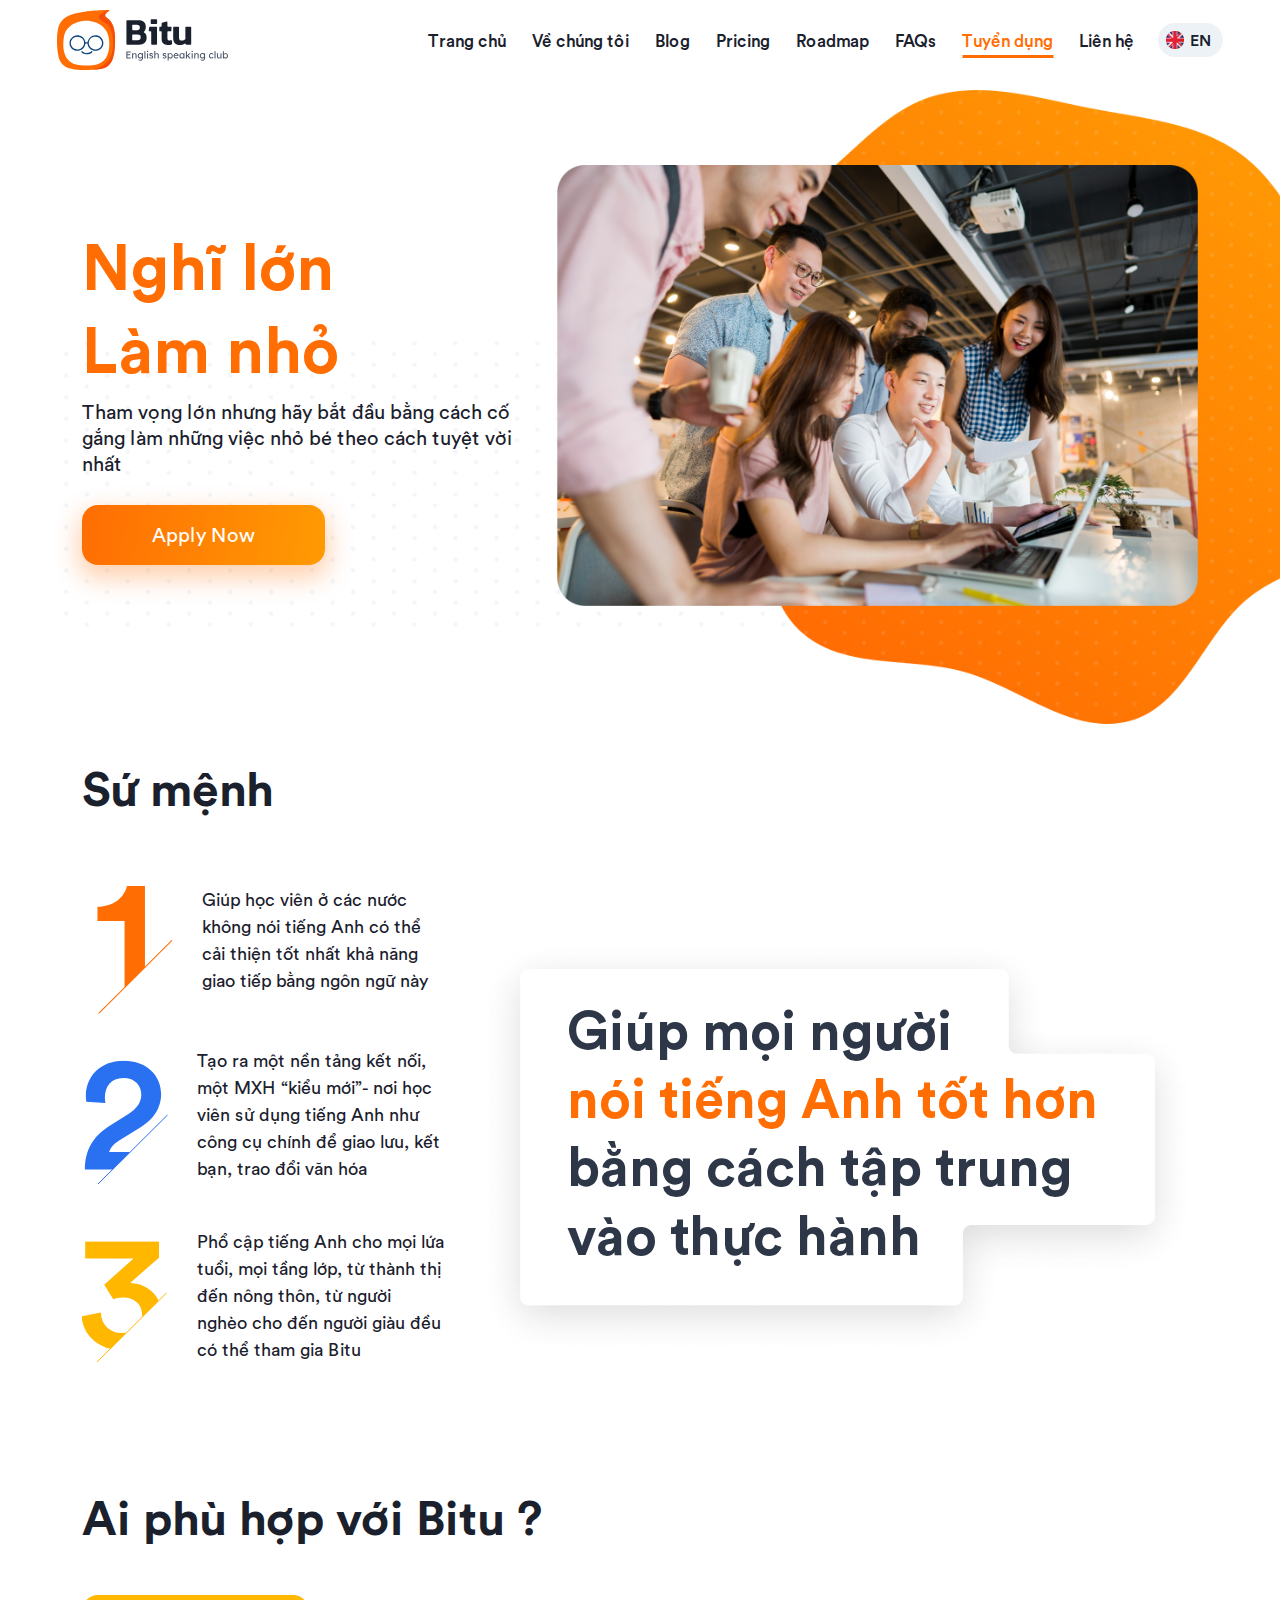
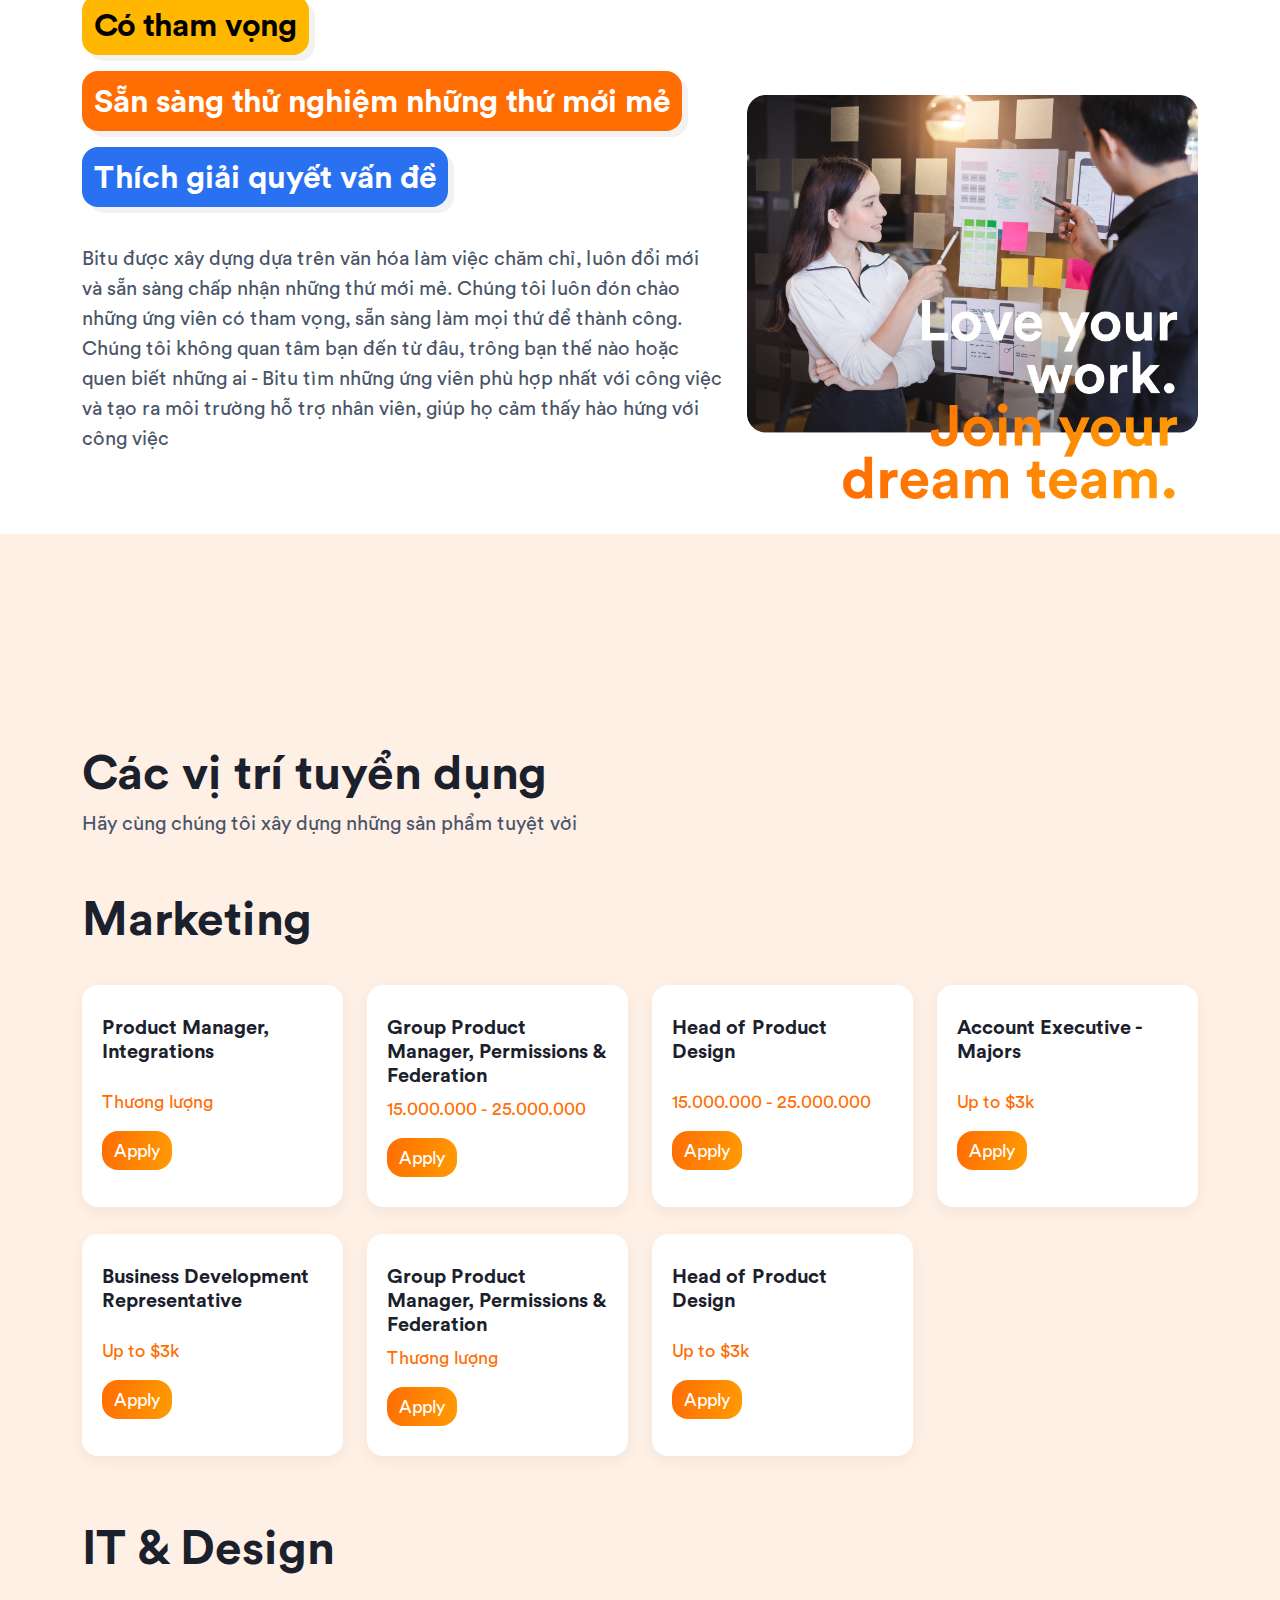
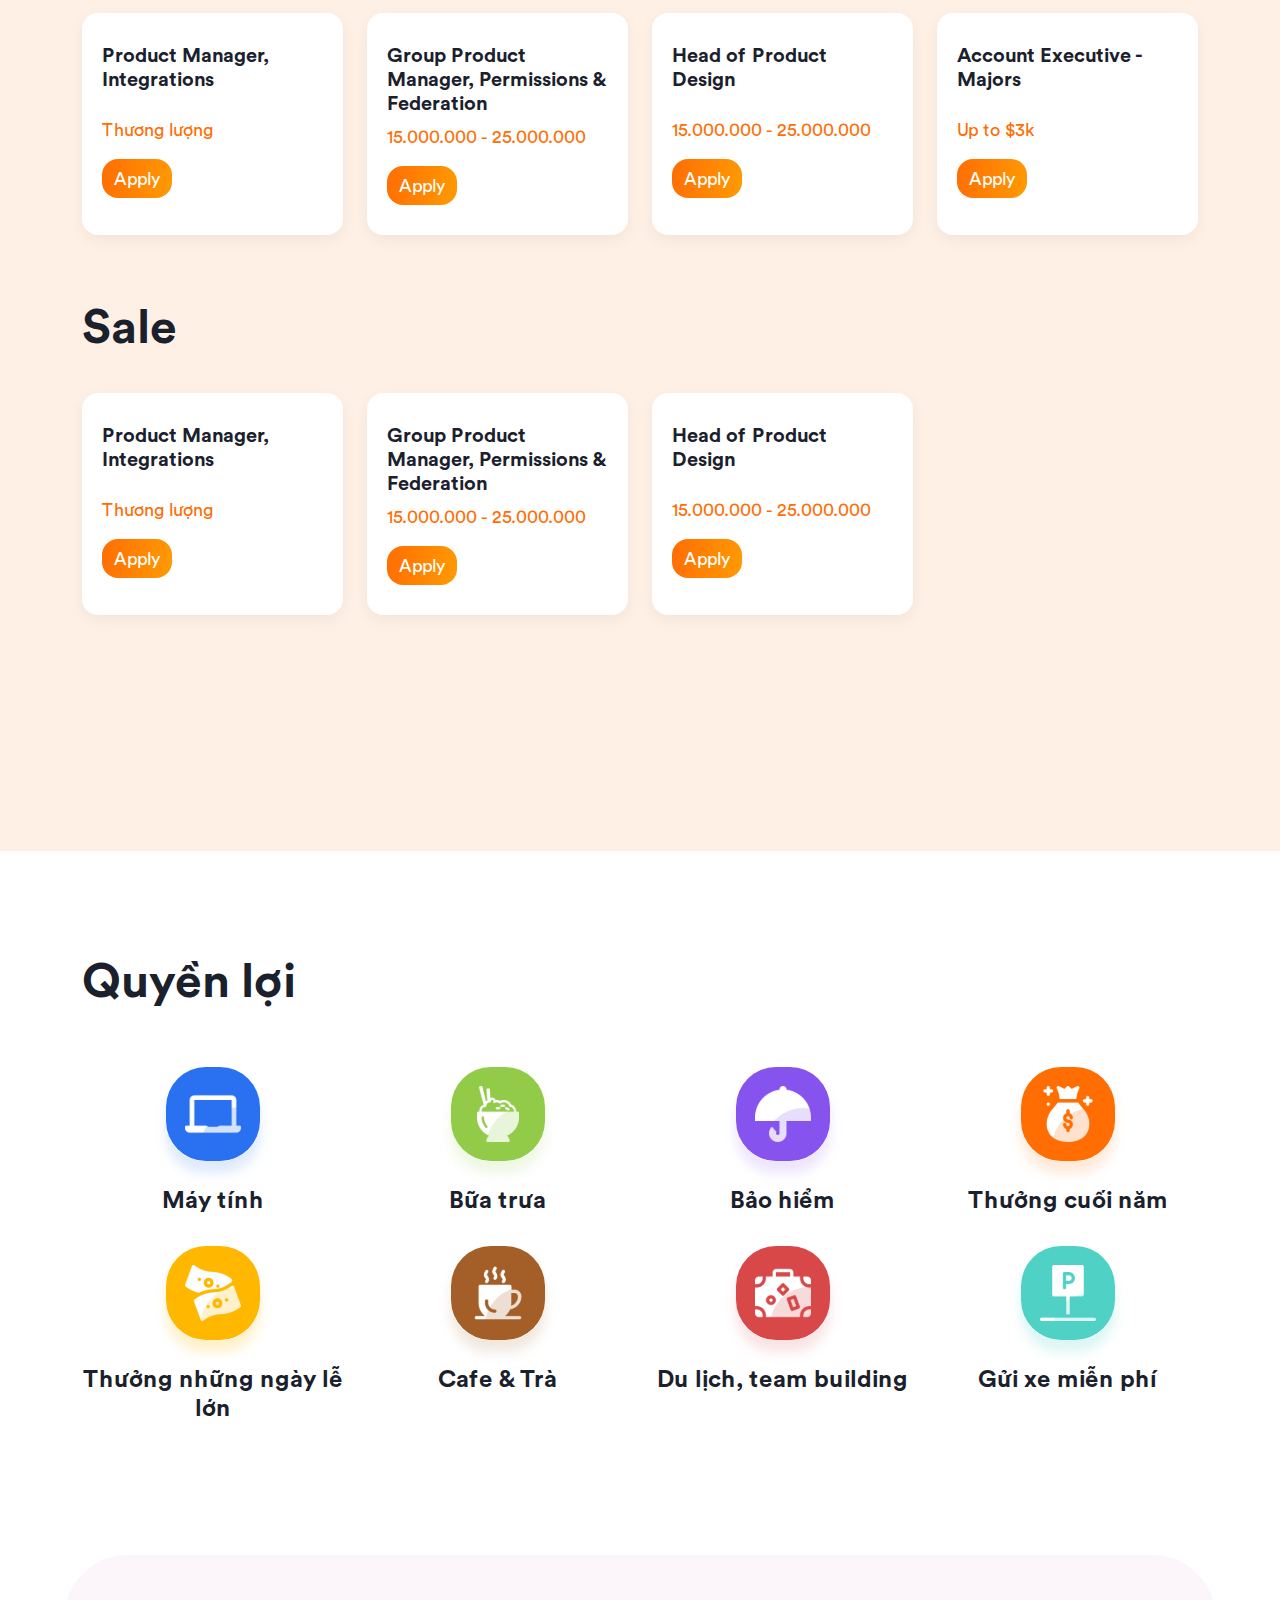
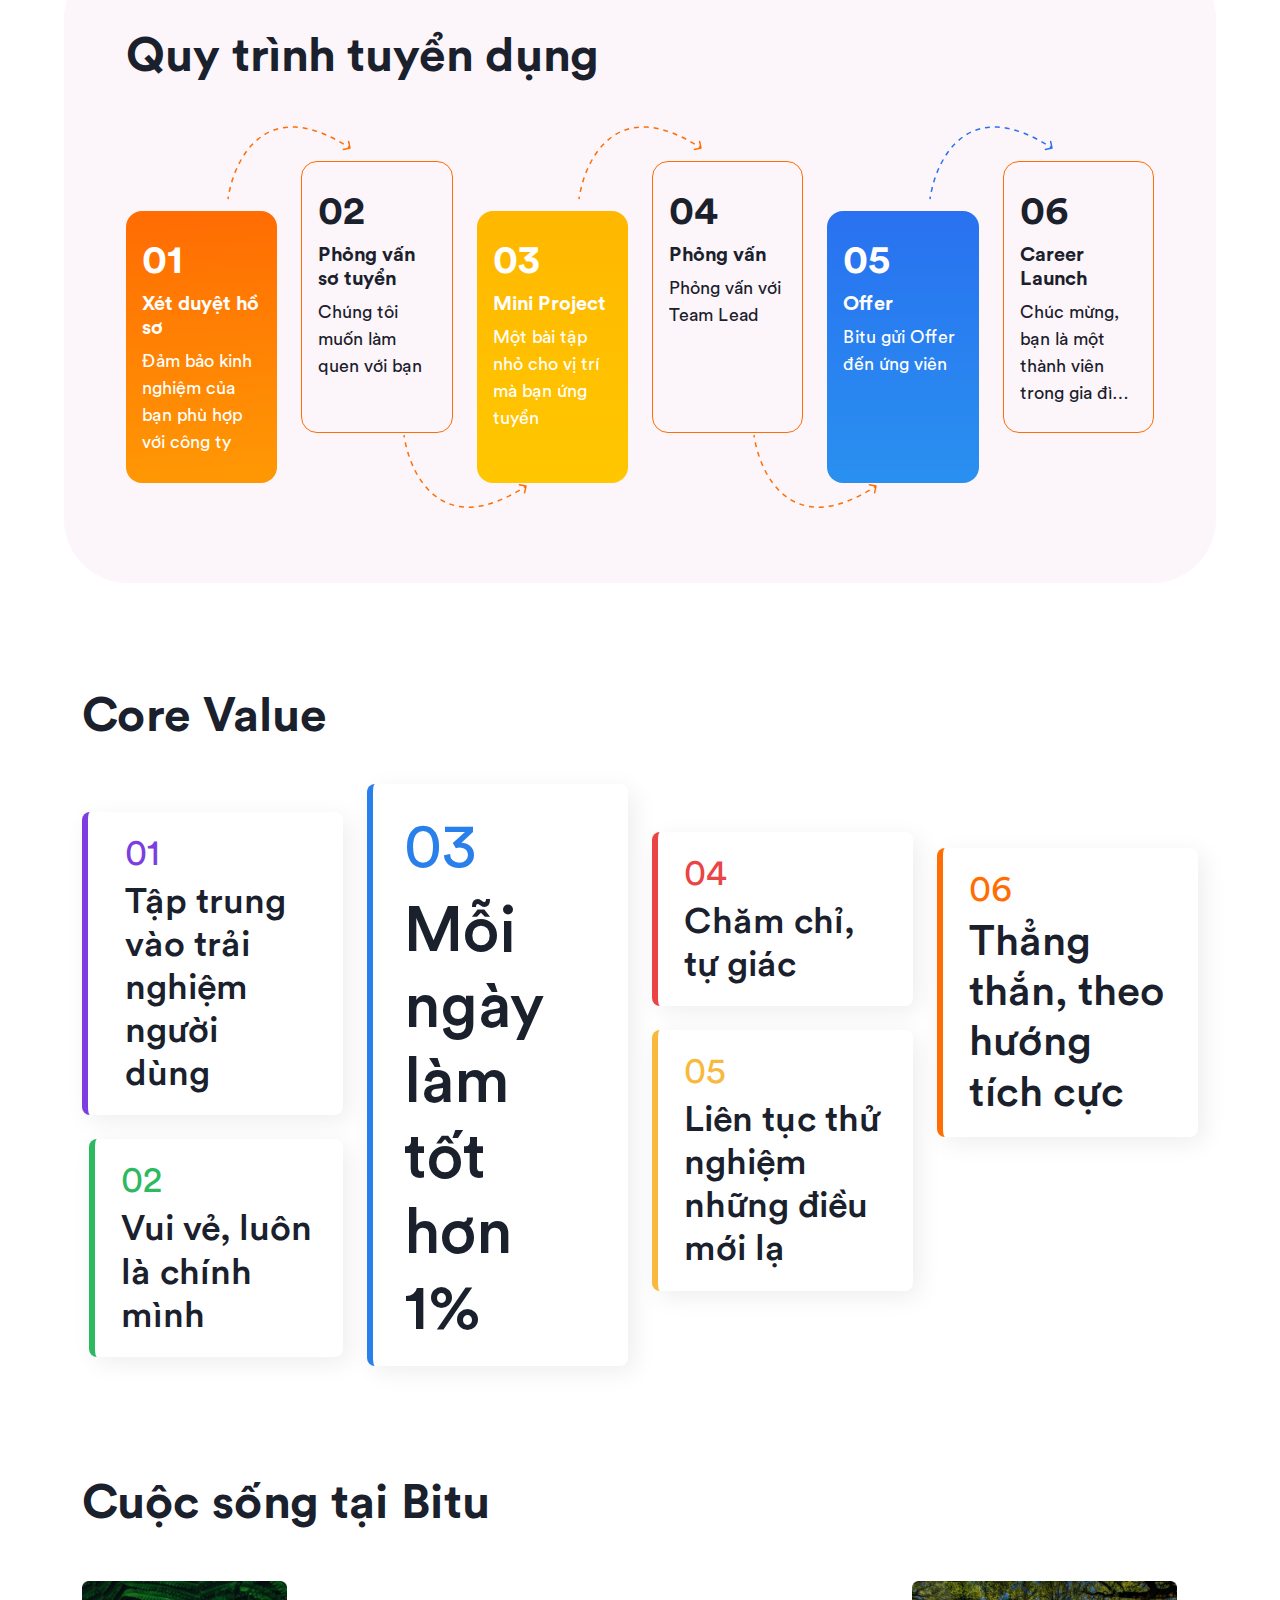
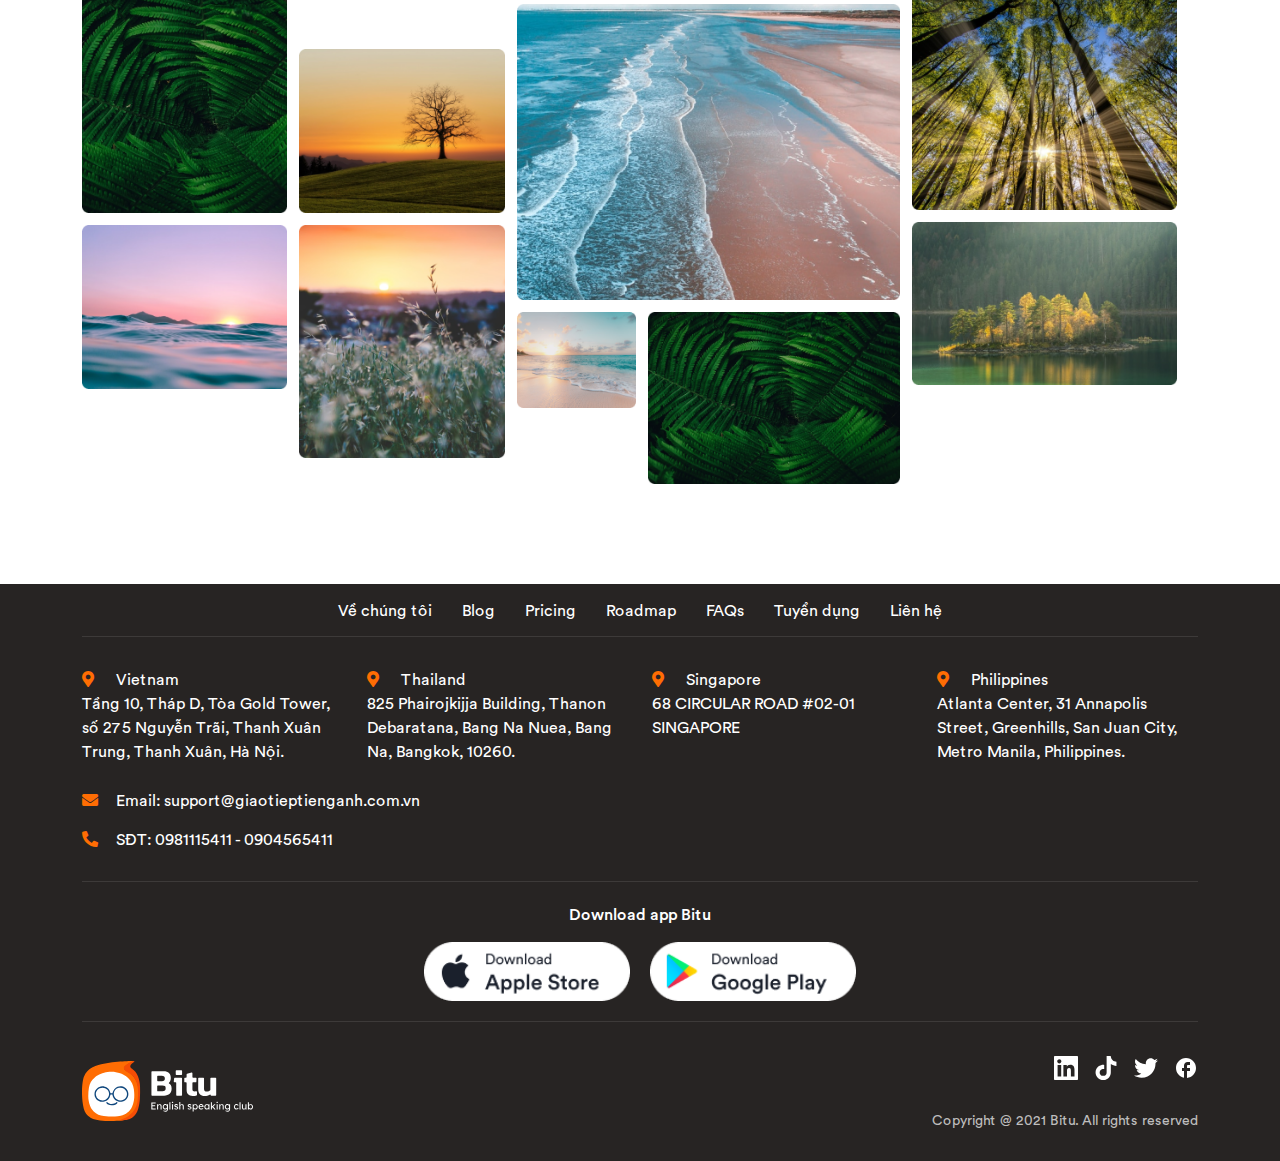
<file: page-recruitment.html>
<!DOCTYPE html>
<html lang="vi">
	<head>
		<meta charset="UTF-8">
		<title>Bitu Education</title>
		<meta name="viewport" content="width=device-width, initial-scale=1.0">
		<meta name="description" content="">
		<meta name="author" content="">
		<link data-n-head="ssr" rel="icon" type="image/x-icon" href="images/favicon.ico">

		<!-- STYLESHEET -->
		<link rel="stylesheet" type="text/css" href="css/bootstrap.min.css">
		<link rel="stylesheet" type="text/css" href="css/font-awesome-all.min.css">
		<link rel="stylesheet" type="text/css" href="css/slick.min.css">
		<link rel="stylesheet" type="text/css" href="css/main.css">
		<link rel="stylesheet" type="text/css" href="css/blog.css">
		<link rel="stylesheet" type="text/css" href="css/blog-detail.css">
		<link rel="stylesheet" type="text/css" href="css/faq.css">
		<link rel="stylesheet" type="text/css" href="css/contact.css">

		<!-- HTML5 Shim and Respond.js IE8 support of HTML5 elements and media queries-->
		<!-- WARNING: Respond.js doesn't work if you view the page via file://-->
		<!--if lt IE 9
		script(src='https://oss.maxcdn.com/html5shiv/3.7.2/html5shiv.min.js')
		script(src='https://oss.maxcdn.com/respond/1.4.2/respond.min.js')
		-->
	</head>

<body>
  <header class="main-header">
    <div class="container-fluid">
      <div class="row g-0 justify-content-between align-items-center">
        <div class="col-auto col-logo">
          <a href="index.html" class="logo">
            <img src="images/logo.svg" alt="Bitu" class=" d-none d-lg-block">
            <img src="images/logo_sp.svg" alt="Bitu" class=" d-block d-lg-none">
          </a>
        </div>

        <div class="col-auto col-nav">
          <ul class="main-nav d-none d-lg-block">
            <li><a href="index.html">Trang chủ</a></li>
            <li><a href="about-us.html">Về chúng tôi</a></li>
            <li><a href="blog.html">Blog</a></li>
            <li><a href="page-pricing.html">Pricing</a></li>
            <li><a href="page-roadmap.html">Roadmap</a></li>
            <li><a href="faq.html">FAQs</a></li>
            <li><a href="page-recruitment.html">Tuyển dụng</a></li>
            <li><a href="contact.html">Liên hệ</a></li>
          </ul>

          <div class="box-language">
            <div class="dropdown" >
              <a href="#" id="languageDropdown" class="dropdown-toggle" role="button" data-bs-toggle="dropdown" data-bs-offset="0,6" aria-expanded="false">
                <img src="images/lang_en.svg" alt="EN">
                <span>EN</span>
              </a>

              <ul class="dropdown-menu dropdown-menu-end" aria-labelledby="languageDropdown">
                <li>
                  <a class="dropdown-item" href="#">
                    <img src="images/lang_en.svg" alt="EN">
                    <span>EN</span>
                  </a>
                </li>

                <li>
                  <a class="dropdown-item" href="#">
                    <img src="images/lang_thai.svg" alt="THAI">
                    <span>THAI</span>
                  </a>
                </li>

                <li>
                  <a class="dropdown-item" href="#">
                    <img src="images/lang_vn.svg" alt="VN">
                    <span>VN</span>
                  </a>
                </li>
              </ul>
            </div>
          </div>

          <button class="btn border-0 d-block d-lg-none btn-menu" type="button" data-bs-toggle="offcanvas" data-bs-target="#offcanvasMenu" aria-controls="offcanvasMenu">
            <svg width="20" height="20" viewBox="0 0 20 20" fill="none" xmlns="http://www.w3.org/2000/svg"><path d="M1.42871 4.42871H18.5716M1.42871 10.143H18.5716M1.42871 15.8573H18.5716" stroke="#1A202C" stroke-width="2" stroke-linecap="round" stroke-linejoin="round"/></svg>
          </button>
        </div>
      </div>
    </div>
  </header>
  <!-- /END .main-header -->

  <div class="offcanvas offcanvas-end" tabindex="-1" id="offcanvasMenu">
    <div class="offcanvas-header">
      <h5 class="offcanvas-title">
        <a href="index.html" class="logo"><img src="images/logo_sp.svg" alt="Bitu"></a>
      </h5>
      <button type="button" class="btn-close text-reset" data-bs-dismiss="offcanvas" aria-label="Close"></button>
    </div>

    <div class="offcanvas-body">
      <ul class="main-nav">
        <li><a href="index.html">Trang chủ</a></li>
        <li><a href="about-us.html">Về chúng tôi</a></li>
        <li><a href="blog.html">Blog</a></li>
        <li><a href="page-pricing.html">Pricing</a></li>
        <li><a href="page-roadmap.html">Roadmap</a></li>
        <li><a href="faq.html">FAQs</a></li>
        <li><a href="page-recruitment.html">Tuyển dụng</a></li>
        <li><a href="contact.html">Liên hệ</a></li>
      </ul>
    </div>
  </div>
  <!-- /END .main-header -->

  <div class="page-recruitment">
    <!-- block-recruitment -->
    <div class="block-recruitment-1">
      <div class="container">
        <div class="row">
          <div class="col-lg-5 col-md-5 col-12">
            <div class="block1-recruitment-left">
              <h5>Nghĩ lớn <br /> Làm nhỏ</h5>
              <p>Tham vọng lớn nhưng hãy bắt đầu bằng cách cố gắng làm những việc nhỏ bé theo cách tuyệt vời nhất</p>
              <button type="button" class="btn btn-primary btn-contact" id="apply-recruitment">Apply Now</button>
            </div>
          </div>
          <div class="col-lg-7 col-md-7 col-12">
            <div class="block1-recruitment-right">
              <img src="images/block-recruitment-1.png" alt="block-recruitment-1" width="736">
            </div>
          </div>
        </div>
      </div>
    </div>
    <!-- the end block recruitment -->
    <!-- block mission -->
    <div class="block-mission">
      <div class="container">
        <div class="row">
          <div class="mission-title">
            <h2>Sứ mệnh</h2>
          </div>
        </div>
        <div class="row">
          <div class="col-12 col-lg-5 col-xl-4 col-mission-left">
            <div class="block-mission-left">
              <ul class="ul-mission">
                <li class="li-mission">
                  <div class="item-mission">
                    <img src="images/mission-icon1.svg" alt="">
                    <p>
                      Giúp học viên ở các nước không nói tiếng Anh có thể cải thiện tốt nhất khả năng giao tiếp bằng ngôn ngữ này
                    </p>
                  </div>
                </li>
                <li class="li-mission">
                  <div class="item-mission">
                    <img src="images/mission-icon2.svg" alt="">
                    <p>
                      Tạo ra một nền tảng kết nối, một MXH “kiểu mới”- nơi học viên sử dụng tiếng Anh như công cụ chính để giao lưu, kết bạn, trao đổi văn hóa
                    </p>
                  </div>
                </li>
                <li class="li-mission">
                  <div class="item-mission">
                    <img src="images/mission-icon3.svg" alt="">
                    <p>
                      Phổ cập tiếng Anh cho mọi lứa tuổi, mọi tầng lớp, từ thành thị đến nông thôn, từ người nghèo cho đến người giàu đều có thể tham gia Bitu
                    </p>
                  </div>
                </li>
              </ul>
            </div>
          </div>

          <div class="col-12 col-lg-7 col-xl-8 col-mission-right">
            <div class="mission-right">
              <h2>
                Giúp mọi người <br />
                <span class="text-primary">nói tiếng Anh tốt hơn</span> <br />
                bằng cách tập trung  <br />
                vào thực hành
              </h2>
            </div>
          </div>
        </div>
      </div>
    </div>
    <!-- the end block mission -->
    <div class="block-suitable">
      <div class="container">
        <div class="row">
          <div class="mission-title">
            <h2>Ai phù hợp với Bitu ?</h2>
          </div>
        </div>
        <div class="row">
          <div class="col-md-7 col-12">
            <div class="suitable-left">
              <button type="button" class="btn btn-primary btn-ambitious">Có tham vọng</button>
              <button type="button" class="btn btn-primary btn-experiment">Sẵn sàng thử nghiệm những thứ mới mẻ</button>
              <button type="button" class="btn btn-primary btn-handle">Thích giải quyết vấn đề</button>
              <p>
                Bitu được xây dựng dựa trên văn hóa làm việc chăm chỉ, luôn đổi mới và sẵn sàng chấp nhận những thứ mới mẻ. Chúng tôi luôn đón chào những ứng viên có tham vọng, sẵn sàng làm mọi thứ để thành công. Chúng tôi không quan tâm bạn đến từ đâu, trông bạn thế nào hoặc quen biết những ai - Bitu tìm những ứng viên phù hợp nhất với công việc và tạo ra môi trường hỗ trợ nhân viên, giúp họ cảm thấy hào hứng với công việc
              </p>
            </div>
          </div>
          <div class="col-md-5 col-12">
            <div class="suitable-right">
              <img src="images/suitable-img.png" />
            </div>
          </div>
        </div>
      </div>
    </div>

    <!-- block: block-recruit -->
    <div class="block-recruit"  id="block-recruit">
      <div class="container">
        <div class="row">
          <div class="mission-title">
            <h2>Các vị trí tuyển dụng</h2>
            <p>Hãy cùng chúng tôi xây dựng những sản phẩm tuyệt vời</p>
          </div>
        </div>
        <div class="recruit-top">
          <div class="row">
            <div class="mission-title">
              <h2>Marketing</h2>
            </div>
            <div class="col-lg-3 col-md-4 col-12">
              <div class="item-recruit">
                <div class="recruit-detail">
                  <h4>Product Manager, Integrations</h4>
                  <p>Thương lượng</p>
                </div>
                <a class="recrit-btn" href="/recruitment-detail.html">
                  <button type="button" class="btn btn-primary btn-apply">Apply</button>
                </a>
              </div>
            </div>
            <div class="col-lg-3 col-md-4 col-12">
              <div class="item-recruit">
                <div class="recruit-detail">
                  <h4>Group Product Manager, Permissions & Federation</h4>
                  <p>15.000.000 - 25.000.000</p>
                </div>
                <a class="recrit-btn" href="/recruitment-detail.html">
                  <button type="button" class="btn btn-primary btn-apply">Apply</button>
                </a>
              </div>
            </div>
            <div class="col-lg-3 col-md-4 col-12">
              <div class="item-recruit">
                <div class="recruit-detail">
                  <h4>Head of Product Design</h4>
                  <p>15.000.000 - 25.000.000</p>
                </div>
                <a class="recrit-btn" href="/recruitment-detail.html">
                  <button type="button" class="btn btn-primary btn-apply">Apply</button>
                </a>
              </div>
            </div>
            <div class="col-lg-3 col-md-4 col-12">
              <div class="item-recruit">
                <div class="recruit-detail">
                  <h4>Account Executive - Majors</h4>
                  <p>Up to $3k</p>
                </div>
                <a class="recrit-btn" href="/recruitment-detail.html">
                  <button type="button" class="btn btn-primary btn-apply">Apply</button>
                </a>
              </div>
            </div>
            <div class="col-lg-3 col-md-4 col-12">
              <div class="item-recruit">
                <div class="recruit-detail">
                  <h4>Business Development Representative</h4>
                  <p>Up to $3k</p>
                </div>
                <a class="recrit-btn" href="/recruitment-detail.html">
                  <button type="button" class="btn btn-primary btn-apply">Apply</button>
                </a>
              </div>
            </div>
            <div class="col-lg-3 col-md-4 col-12">
              <div class="item-recruit">
                <div class="recruit-detail">
                  <h4>Group Product Manager, Permissions & Federation</h4>
                  <p>Thương lượng</p>
                </div>
                <a class="recrit-btn" href="/recruitment-detail.html">
                  <button type="button" class="btn btn-primary btn-apply">Apply</button>
                </a>
              </div>
            </div>
            <div class="col-lg-3 col-md-4 col-12">
              <div class="item-recruit">
                <div class="recruit-detail">
                  <h4>Head of Product Design</h4>
                  <p>Up to $3k</p>
                </div>
                <a class="recrit-btn" href="/recruitment-detail.html">
                  <button type="button" class="btn btn-primary btn-apply">Apply</button>
                </a>
              </div>
            </div>
          </div>
        </div>

        <div class="recruit-top">
          <div class="row">
            <div class="mission-title">
              <h2>IT & Design</h2>
            </div>
            <div class="col-lg-3 col-md-4 col-12">
              <div class="item-recruit">
                <div class="recruit-detail">
                  <h4>Product Manager, Integrations</h4>
                  <p>Thương lượng</p>
                </div>
                <a class="recrit-btn" href="/recruitment-detail.html">
                  <button type="button" class="btn btn-primary btn-apply">Apply</button>
                </a>
              </div>
            </div>
            <div class="col-lg-3 col-md-4 col-12">
              <div class="item-recruit">
                <div class="recruit-detail">
                  <h4>Group Product Manager, Permissions & Federation</h4>
                  <p>15.000.000 - 25.000.000</p>
                </div>
                <a class="recrit-btn" href="/recruitment-detail.html">
                  <button type="button" class="btn btn-primary btn-apply">Apply</button>
                </a>
              </div>
            </div>
            <div class="col-lg-3 col-md-4 col-12">
              <div class="item-recruit">
                <div class="recruit-detail">
                  <h4>Head of Product Design</h4>
                  <p>15.000.000 - 25.000.000</p>
                </div>
                <a class="recrit-btn" href="/recruitment-detail.html">
                  <button type="button" class="btn btn-primary btn-apply">Apply</button>
                </a>
              </div>
            </div>
            <div class="col-lg-3 col-md-4 col-12">
              <div class="item-recruit">
                <div class="recruit-detail">
                  <h4>Account Executive - Majors</h4>
                  <p>Up to $3k</p>
                </div>
                <a class="recrit-btn" href="/recruitment-detail.html">
                  <button type="button" class="btn btn-primary btn-apply">Apply</button>
                </a>
              </div>
            </div>
          </div>
        </div>

        <div class="recruit-top">
          <div class="row">
            <div class="mission-title">
              <h2>Sale</h2>
            </div>
            <div class="col-lg-3 col-md-4 col-12">
              <div class="item-recruit">
                <div class="recruit-detail">
                  <h4>Product Manager, Integrations</h4>
                  <p>Thương lượng</p>
                </div>
                <a class="recrit-btn" href="/recruitment-detail.html">
                  <button type="button" class="btn btn-primary btn-apply">Apply</button>
                </a>
              </div>
            </div>
            <div class="col-lg-3 col-md-4 col-12">
              <div class="item-recruit">
                <div class="recruit-detail">
                  <h4>Group Product Manager, Permissions & Federation</h4>
                  <p>15.000.000 - 25.000.000</p>
                </div>
                <a class="recrit-btn" href="/recruitment-detail.html">
                  <button type="button" class="btn btn-primary btn-apply">Apply</button>
                </a>
              </div>
            </div>
            <div class="col-lg-3 col-md-4 col-12">
              <div class="item-recruit">
                <div class="recruit-detail">
                  <h4>Head of Product Design</h4>
                  <p>15.000.000 - 25.000.000</p>
                </div>
                <a class="recrit-btn" href="/recruitment-detail.html">
                  <button type="button" class="btn btn-primary btn-apply">Apply</button>
                </a>
              </div>
            </div>
          </div>
        </div>

      </div>
    </div>

    <!-- block: block-interest -->
    <div class="block-interest">
      <div class="container">
          <div class="row">
            <div class="mission-title">
                <h2>Quyền lợi</h2>
            </div>
          </div>
          <div class="row">
              <div class="col-md-3 col-6">
                  <div class="item-interest">
                    <img src="images/computer.svg" />
                    <h5>Máy tính</h5>
                  </div>
              </div>
              <div class="col-md-3 col-6">
                  <div class="item-interest">
                    <img src="images/interest-2.svg" />
                    <h5>Bữa trưa</h5>
                  </div>
              </div>
              <div class="col-md-3 col-6">
                  <div class="item-interest">
                    <img src="images/interest-3.svg" />
                    <h5>Bảo hiểm</h5>
                  </div>
              </div>
              <div class="col-md-3 col-6">
                <div class="item-interest">
                  <img src="images/interest-8.svg" />
                  <h5>Thưởng cuối năm</h5>
                </div>
              </div>
              <div class="col-md-3 col-6">
                  <div class="item-interest">
                    <img src="images/interest-4.svg" />
                    <h5>Thưởng những ngày lễ lớn</h5>
                  </div>
              </div>
              <div class="col-md-3 col-6">
                  <div class="item-interest">
                    <img src="images/interest-5.svg" />
                    <h5>Cafe & Trà </h5>
                  </div>
              </div>
              <div class="col-md-3 col-6">
                  <div class="item-interest">
                    <img src="images/interest-6.svg" />
                    <h5>Du lịch, team building</h5>
                  </div>
              </div>
              <div class="col-md-3 col-6">
                <div class="item-interest">
                  <img src="images/interest-7.svg" />
                  <h5>Gửi xe miễn phí</h5>
                </div>
              </div>
          </div>
      </div>
    </div>

    <!-- block : block-progress -->
    <div class="block-progress">
      <div class="block-container-progress">
        <div class="container">
          <div class="row">
            <div class="mission-title">
              <h2>Quy trình tuyển dụng</h2>
            </div>
          </div>
          <div class="row">
            <div class="col-lg-2 col-md-4 item-progress">
              <div class="block-item-step">
                <div class="step-number">
                  <h4>01</h4>
                </div>
                <div class="step-body">
                  <h5>Xét duyệt hồ sơ</h5>
                  <p>
                    Đảm bảo kinh nghiệm của bạn phù hợp với công ty
                  </p>
                </div>
              </div>
            </div>
            <div class="col-lg-2 col-md-4 item-progress">
              <div class="block-item-step">
                <div class="step-number">
                  <h4>02</h4>
                </div>
                <div class="step-body">
                  <h5>Phỏng vấn sơ tuyển</h5>
                  <p>
                    Chúng tôi muốn làm quen với bạn
                  </p>
                </div>
              </div>
            </div>
            <div class="col-lg-2 col-md-4 item-progress">
              <div class="block-item-step">
                <div class="step-number">
                  <h4>03</h4>
                </div>
                <div class="step-body">
                  <h5>Mini Project</h5>
                  <p>
                    Một bài tập nhỏ  cho vị trí mà bạn ứng tuyển
                  </p>
                </div>
              </div>
            </div>
            <div class="col-lg-2 col-md-4 item-progress">
              <div class="block-item-step">
                <div class="step-number">
                  <h4>04</h4>
                </div>
                <div class="step-body">
                  <h5>Phỏng vấn</h5>
                  <p>
                    Phỏng vấn với Team Lead
                  </p>
                </div>
              </div>
            </div>
            <div class="col-lg-2 col-md-4 item-progress">
              <div class="block-item-step">
                <div class="step-number">
                  <h4>05</h4>
                </div>
                <div class="step-body">
                  <h5>Offer</h5>
                  <p>
                    Bitu gửi Offer đến ứng viên
                  </p>
                </div>
              </div>
            </div>
            <div class="col-lg-2 col-md-4 item-progress">
              <div class="block-item-step">
                <div class="step-number">
                  <h4>06</h4>
                </div>
                <div class="step-body">
                  <h5>Career Launch</h5>
                  <p>
                    Chúc mừng, bạn là một thành viên trong gia đình Bitu
                  </p>
                </div>
              </div>
            </div>
          </div>
        </div>
      </div>
    </div>


    <div class="con-about-core pt-0">
      <div class="container">
        <h3 class="title-lg">Core Value</h3>
        <div class="row">
          <div class="col-md-3 mt-md-4 pt-md-1">
            <div class="d-flex">
              <div class="box-value value-1">
                <p class="num"><span>01</span></p>
                <h4 class="text">Tập trung vào trải nghiệm người dùng</h4>
              </div>
            </div>

            <div class="d-flex justify-content-md-end">
              <div class="box-value value-2">
                <p class="num"><span>02</span></p>
                <h4 class="text">Vui vẻ, luôn là chính mình</h4>
              </div>
            </div>
          </div>
          <div class="col-md-3">
            <div class="d-flex">
              <div class="box-value value-3">
                <p class="num"><span>03</span></p>
                <h4 class="text">Mỗi ngày làm tốt hơn 1%</h4>
              </div>
            </div>
          </div>

          <div class="col-md-3 mt-md-5">
            <div class="d-flex">
              <div class="box-value value-4">
                <p class="num"><span>04</span></p>
                <h4 class="text">Chăm chỉ, tự giác</h4>
              </div>
            </div>

            <div class="d-flex">
              <div class="box-value value-5">
                <p class="num"><span>05</span></p>
                <h4 class="text">Liên tục thử nghiệm những điều mới lạ</h4>
              </div>
            </div>
          </div>

          <div class="col-md-3 mt-md-5 pt-md-3">
            <div class="d-flex">
              <div class="box-value value-6">
                <p class="num"><span>06</span></p>
                <h4 class="text">Thẳng thắn, theo hướng tích cực</h4>
              </div>
            </div>
          </div>
        </div>
      </div>
    </div>
    <!-- /END .con-about-core -->

    <div class="con-about-life recruitment">
      <div class="container">
        <h3 class="title-lg">Cuộc sống tại Bitu</h3>
        <div class="box-pc d-none d-md-block">
          <div class="row">
            <div class="col col-1">
              <div class="row align-items-end">
                <div class="col-md-6">
                  <img src="images/about-us/img-life-1.png" alt="image 1" >
                </div>
                <div class="col-md-6">
                  <img src="images/about-us/img-life-2.png" alt="image 2" >
                </div>
              </div>
              <div class="row mt-12 align-items-start">
                <div class="col-md-6">
                  <img src="images/about-us/img-life-3.png" alt="image 3" >
                </div>
                <div class="col-md-6">
                  <img src="images/about-us/img-life-4.png" alt="image 4" >
                </div>
              </div>
            </div>
            <div class="col col-2 mt-23">
              <div class="row">
                <div class="col-md-12">
                  <img src="images/about-us/img-life-5.png" alt="image 5" >
                </div>
              </div>
              <div class="row mt-12 align-items-start">
                <div class="col-md-4">
                  <img src="images/about-us/img-life-6.png" alt="image 6" >
                </div>
                <div class="col-md-8">
                  <img src="images/about-us/img-life-7.png" alt="image 7" >
                </div>
              </div>
            </div>
            <div class="col col-3">
              <div class="row">
                <div class="col-md-12">
                  <img src="images/about-us/img-life-8.png" alt="image 8" >
                </div>
              </div>
              <div class="row mt-12">
                <div class="col-md-12">
                  <img src="images/about-us/img-life-9.png" alt="image 9" >
                </div>
              </div>
            </div>
          </div>
        </div>
        <div class="box-mobile d-block d-md-none">
          <div class="box-slider">
            <div class="slide-item">
              <img src="images/about-us/img-life-peoples.png" alt="Cuộc sống tại Bitu">
            </div>
            <div class="slide-item">
              <img src="images/about-us/img-life-peoples.png" alt="Cuộc sống tại Bitu">
            </div>
            <div class="slide-item">
              <img src="images/about-us/img-life-peoples.png" alt="Cuộc sống tại Bitu">
            </div>
          </div>
        </div>
      </div>
    </div><!-- /END .con-about-life -->

  </div>

  <footer class="main-footer">
	<div class="container">
		<ul class="footer-nav nav justify-content-center">
			<li class="nav-item"><a class="nav-link" href="/about-us.html">Về chúng tôi</a></li>
			<li class="nav-item"><a class="nav-link" href="/blog.html">Blog</a></li>
			<li class="nav-item"><a class="nav-link" href="/page-pricing.html">Pricing</a></li>
			<li class="nav-item"><a class="nav-link" href="/page-roadmap.html">Roadmap</a></li>
			<li class="nav-item"><a class="nav-link" href="/faq.html">FAQs</a></li>
			<li class="nav-item"><a class="nav-link" href="/page-recruitment.html">Tuyển dụng</a></li>
			<li class="nav-item"><a class="nav-link" href="/contact.html">Liên hệ</a></li>
		</ul>

		<div class="footer-main">
			<div class="footer-logo-sp d-block d-md-none">
				<a href="#" class="footer-logo over">
					<img src="images/logo_sp_white.png" alt="Bitu">
				</a>
			</div>
			<div class="footer-contact">
				<div class="footer-address row">
					<div class="col-md-3">
						<p class="item-icon-text">
							<i class="fas fa-map-marker-alt ic"></i>
							<span class="text">
								Vietnam
								<br />
								<a href="https://goo.gl/maps/AvHyC8ocqMGf6n2H7" target="_blank">
									Tầng 10, Tháp D, Tòa Gold Tower, số 275 Nguyễn Trãi, Thanh Xuân Trung, Thanh Xuân, Hà Nội.
								</a>
							</span>
						</p>
					</div>

					<div class="col-md-3">
						<p class="item-icon-text">
							<i class="fas fa-map-marker-alt ic"></i>
							<span class="text">
								Thailand
								<br />
								<a href="https://goo.gl/maps/ZjHN69yZtWQy2LPx9" target="_blank">
									825 Phairojkijja Building, Thanon Debaratana, Bang Na Nuea, Bang Na, Bangkok, 10260.
								</a>
							</span>
						</p>
					</div>

					<div class="col-md-3">
						<p class="item-icon-text">
							<i class="fas fa-map-marker-alt ic"></i>
							<span class="text">
								Singapore
								<br />
								<a href="https://goo.gl/maps/2mgr3NPL3zs6zV1e7" target="_blank">
									68 CIRCULAR ROAD #02-01 SINGAPORE
								</a>
							</span>
						</p>
					</div>

					<div class="col-md-3">
						<p class="item-icon-text">
							<i class="fas fa-map-marker-alt ic"></i>
							<span class="text">
								Philippines
								<br />
								<a href="https://goo.gl/maps/2nDTZwoUfS4ioMSr7" target="_blank">
									Atlanta Center, 31 Annapolis Street, Greenhills, San Juan City, Metro Manila, Philippines.
								</a>
							</span>
						</p>
					</div>
				</div>

			</div>

			<div class="footer-email">
				<p class="item-icon-text">
					<i class="fas fa-envelope ic"></i>
					<span class="text">
						<a href="mailTo:support@giaotieptienganh.com.vn">Email: support@giaotieptienganh.com.vn</a>
					</span>
				</p>
				<p class="item-icon-text">
					<i class="fas fa-phone-alt ic"></i>
					<span class="text">
						SĐT: <a href="tel:0981115411">0981115411</a> - <a href="tel:0904565411">0904565411</a>
					</span>
				</p>
			</div>

			<div class="footer-download-wrapper">
				<div class="footer-download">
					<p class="text-center">Download app Bitu</p>
					<ul class="row g-0 align-items-center">
						<li class="col-6">
							<a class="over" href="#"><img src="images/img_download_ios.png" alt="download Apple Store" class="w-100"></a>
						</li>
						<li class="col-6">
							<a class="over" href="#"><img src="images/img_download_android.png" alt="download Google Play" class="w-100"></a>
						</li>
					</ul>
				</div>
			</div>

			<div class="footer-copyright">
				<div class="row align-items-center">
					<div class="col-md-6 d-none d-md-block">
						<a href="#" class="footer-logo over">
							<img src="images/logo_white.svg" alt="Bitu" class="d-none d-md-inline-block">
							<img src="images/logo_sp_white.png" alt="Bitu" class="d-inline-block d-md-none">
						</a>
					</div>

					<div class="col-md-6 col-social">
						<div class="footer-social">
							<a href="#" target="_blank">
								<svg width="24" height="24" viewBox="0 0 24 24" xmlns="http://www.w3.org/2000/svg">
									<path d="M23 0H1C0.4 0 0 0.4 0 1V23C0 23.6 0.4 24 1 24H23C23.6 24 24 23.6 24 23V1C24 0.4 23.6 0 23 0ZM7.1 20.5H3.6V9H7.2V20.5H7.1ZM5.3 7.4C4.2 7.4 3.2 6.5 3.2 5.3C3.2 4.2 4.1 3.2 5.3 3.2C6.4 3.2 7.4 4.1 7.4 5.3C7.4 6.5 6.5 7.4 5.3 7.4ZM20.5 20.5H16.9V14.9C16.9 13.6 16.9 11.9 15.1 11.9C13.2 11.9 13 13.3 13 14.8V20.5H9.4V9H12.8V10.6C13.3 9.7 14.4 8.8 16.2 8.8C19.8 8.8 20.5 11.2 20.5 14.3V20.5Z" fill="currentColor"/>
								</svg>
							</a>
							<a href="#" target="_blank">
								<svg width="24" height="24" viewBox="0 0 24 24" xmlns="http://www.w3.org/2000/svg">
									<path fill="currentColor" d="M10.1891 8.937V13.059C9.66997 12.9221 9.12673 12.9034 8.59942 13.0044C8.07211 13.1054 7.57419 13.3234 7.14234 13.6424C6.7105 13.9613 6.35575 14.3732 6.10423 14.8475C5.85272 15.3218 5.71086 15.8466 5.6891 16.383C5.65937 16.8449 5.72887 17.3078 5.89293 17.7405C6.057 18.1733 6.31182 18.5659 6.64027 18.892C6.96872 19.2181 7.36318 19.4701 7.79713 19.631C8.23108 19.7919 8.69446 19.8581 9.1561 19.825C9.62242 19.8608 10.0909 19.7949 10.5293 19.6319C10.9677 19.4689 11.3654 19.2126 11.6951 18.8809C12.0247 18.5491 12.2784 18.1498 12.4387 17.7104C12.5989 17.271 12.6618 16.8021 12.6231 16.336V0H16.7001C17.3931 4.315 19.5511 5.316 22.4401 5.778V9.913C20.438 9.74881 18.5067 9.09645 16.8151 8.013V16.18C16.8151 19.88 14.6251 24 9.1881 24C8.16806 23.9955 7.15918 23.7875 6.22058 23.3881C5.28199 22.9886 4.43258 22.4059 3.72213 21.6739C3.01168 20.942 2.4545 20.0755 2.08325 19.1254C1.712 18.1754 1.53414 17.1607 1.5601 16.141C1.59241 15.0794 1.84936 14.0366 2.31401 13.0815C2.77866 12.1265 3.44047 11.2807 4.2558 10.6C5.07114 9.9193 6.02148 9.41915 7.0442 9.1325C8.06691 8.84586 9.13876 8.77923 10.1891 8.937Z" fill="white"/>
								</svg>
							</a>
							<a href="#" target="_blank">
								<svg width="24" height="24" viewBox="0 0 24 24" xmlns="http://www.w3.org/2000/svg">
									<path d="M24 4.60078C23.1 5.00078 22.2 5.30078 21.2 5.40078C22.2 4.80078 23 3.80078 23.4 2.70078C22.4 3.30078 21.4 3.70078 20.3 3.90078C19.4 2.90078 18.1 2.30078 16.7 2.30078C14 2.30078 11.8 4.50078 11.8 7.20078C11.8 7.60078 11.8 8.00078 11.9 8.30078C7.7 8.10078 4.1 6.10078 1.7 3.10078C1.2 3.90078 1 4.70078 1 5.60078C1 7.30078 1.9 8.80078 3.2 9.70078C2.4 9.70078 1.6 9.50078 1 9.10078C1 9.10078 1 9.10078 1 9.20078C1 11.6008 2.7 13.6008 4.9 14.0008C4.5 14.1008 4.1 14.2008 3.6 14.2008C3.3 14.2008 3 14.2008 2.7 14.1008C3.3 16.1008 5.1 17.5008 7.3 17.5008C5.6 18.8008 3.5 19.6008 1.2 19.6008C0.8 19.6008 0.4 19.6008 0 19.5008C2.2 20.9008 4.8 21.7008 7.5 21.7008C16.6 21.7008 21.5 14.2008 21.5 7.70078C21.5 7.50078 21.5 7.30078 21.5 7.10078C22.5 6.40078 23.3 5.50078 24 4.60078Z" fill="currentColor"/>
								</svg>
							</a>
							<a href="https://www.facebook.com/BituEnglish" target="_blank">
								<svg width="24" height="24" viewBox="0 0 24 24" xmlns="http://www.w3.org/2000/svg">
									<path d="M22 12C22 6.48 17.52 2 12 2C6.48 2 2 6.48 2 12C2 16.84 5.44 20.87 10 21.8V15H8V12H10V9.5C10 7.57 11.57 6 13.5 6H16V9H14C13.45 9 13 9.45 13 10V12H16V15H13V21.95C18.05 21.45 22 17.19 22 12Z" fill="currentColor"/>
								</svg>
							</a>
						</div>

						<div class="txt-copyright m-0">
							<p>Copyright @ 2021 Bitu. All rights reserved</p>
						</div>
					</div>

				</div>
			</div>

		</div>
	</div>
</footer>
<!-- /.main-footer -->

<!-- JAVASCRIPT-->
<script src="js/jquery-3.3.1.min.js"></script>
<script src="js/popper.min.js"></script>
<script src="js/bootstrap.min.js"></script>
<script src="js/slick.min.js"></script>
<script src="js/jquery.magnific-popup.min.js"></script>
<script src="js/main.js"></script>

  <script>
    $(function() {
    });
  </script>

</body>

</html>
</file>
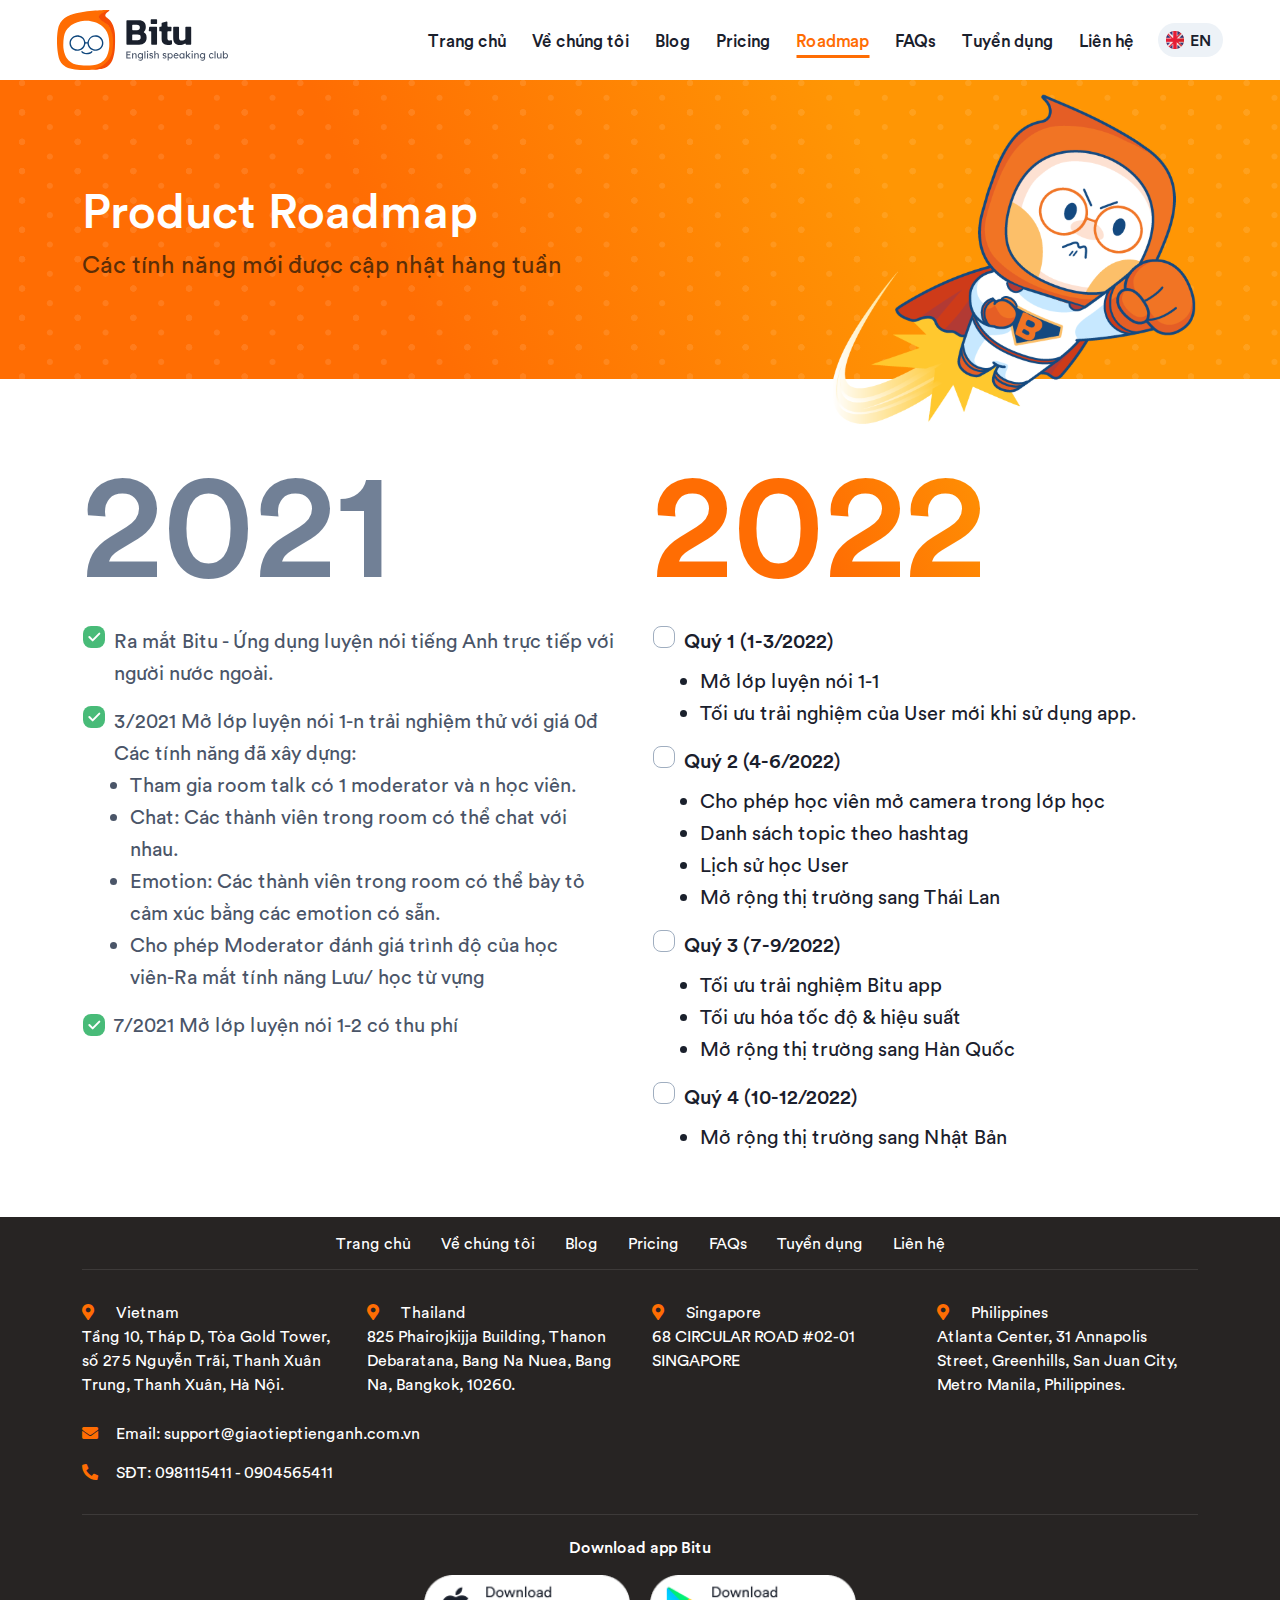
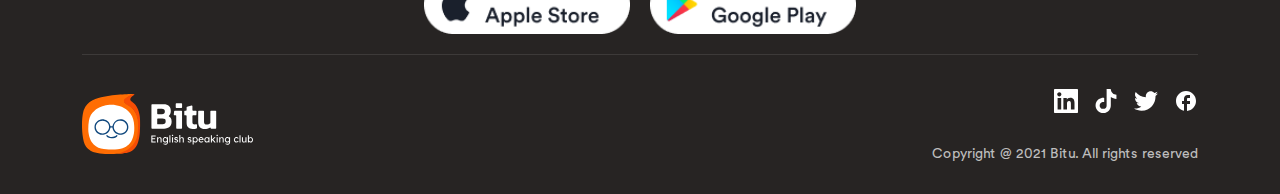
<file: page-roadmap.html>
<!DOCTYPE html>
<html lang="vi">

<head>
  <meta charset="UTF-8">
  <title>Bitu Education</title>
  <meta name="viewport" content="width=device-width, initial-scale=1.0">
  <meta name="description" content="">
  <meta name="author" content="">
  <link data-n-head="ssr" rel="icon" type="image/x-icon" href="images/favicon.ico">

  <!-- STYLESHEET -->
  <link rel="stylesheet" type="text/css" href="css/bootstrap.min.css">
  <link rel="stylesheet" type="text/css" href="css/font-awesome-all.min.css">
  <link rel="stylesheet" type="text/css" href="css/slick.min.css">
  <link rel="stylesheet" type="text/css" href="css/main.css">
  <link rel="stylesheet" type="text/css" href="css/blog.css">
  <link rel="stylesheet" type="text/css" href="css/blog-detail.css">
  <link rel="stylesheet" type="text/css" href="css/faq.css">
  <link rel="stylesheet" type="text/css" href="css/contact.css">

  <!-- HTML5 Shim and Respond.js IE8 support of HTML5 elements and media queries-->
  <!-- WARNING: Respond.js doesn't work if you view the page via file://-->
  <!--if lt IE 9
		script(src='https://oss.maxcdn.com/html5shiv/3.7.2/html5shiv.min.js')
		script(src='https://oss.maxcdn.com/respond/1.4.2/respond.min.js')
		-->
</head>

<body>
  <header class="main-header">
    <div class="container-fluid">
      <div class="row g-0 justify-content-between align-items-center">
        <div class="col-auto col-logo">
          <a href="index.html" class="logo">
            <img src="images/logo.svg" alt="Bitu" class=" d-none d-lg-block">
            <img src="images/logo_sp.svg" alt="Bitu" class=" d-block d-lg-none">
          </a>
        </div>

        <div class="col-auto col-nav">
          <ul class="main-nav d-none d-lg-block">
            <li><a href="index.html" class="menu-item">Trang chủ</a></li>
            <li><a href="about-us.html" class="menu-item">Về chúng tôi</a></li>
            <li><a href="blog.html" class="menu-item">Blog</a></li>
            <li><a href="page-pricing.html" class="menu-item">Pricing</a></li>
            <li><a href="page-roadmap.html" class="menu-item">Roadmap</a></li>
            <li><a href="faq.html" class="menu-item">FAQs</a></li>
            <li><a href="page-recruitment.html" class="menu-item">Tuyển dụng</a></li>
            <li><a href="contact.html" class="menu-item">Liên hệ</a></li>
          </ul>

          <div class="box-language">
            <div class="dropdown">
              <a href="#" id="languageDropdown" class="dropdown-toggle" role="button" data-bs-toggle="dropdown"
                data-bs-offset="0,6" aria-expanded="false">
                <img src="images/lang_en.svg" alt="EN">
                <span>EN</span>
              </a>

              <ul class="dropdown-menu dropdown-menu-end" aria-labelledby="languageDropdown">
                <li>
                  <a class="dropdown-item" href="#">
                    <img src="images/lang_en.svg" alt="EN">
                    <span>EN</span>
                  </a>
                </li>

                <li>
                  <a class="dropdown-item" href="#">
                    <img src="images/lang_thai.svg" alt="THAI">
                    <span>THAI</span>
                  </a>
                </li>

                <li>
                  <a class="dropdown-item" href="#">
                    <img src="images/lang_vn.svg" alt="VN">
                    <span>VN</span>
                  </a>
                </li>
              </ul>
            </div>
          </div>

          <button class="btn border-0 d-block d-lg-none btn-menu" type="button" data-bs-toggle="offcanvas"
            data-bs-target="#offcanvasMenu" aria-controls="offcanvasMenu">
            <svg width="20" height="20" viewBox="0 0 20 20" fill="none" xmlns="http://www.w3.org/2000/svg">
              <path d="M1.42871 4.42871H18.5716M1.42871 10.143H18.5716M1.42871 15.8573H18.5716" stroke="#1A202C"
                stroke-width="2" stroke-linecap="round" stroke-linejoin="round" />
            </svg>
          </button>
        </div>
      </div>
    </div>
  </header>
  <!-- /END .main-header -->

  <div class="offcanvas offcanvas-end" tabindex="-1" id="offcanvasMenu">
    <div class="offcanvas-header">
      <h5 class="offcanvas-title">
        <a href="index.html" class="logo"><img src="images/logo_sp.svg" alt="Bitu"></a>
      </h5>
      <button type="button" class="btn-close text-reset" data-bs-dismiss="offcanvas" aria-label="Close"></button>
    </div>

    <div class="offcanvas-body">
      <ul class="main-nav">
        <li><a href="index.html" class="menu-item">Trang chủ</a></li>
        <li><a href="about-us.html" class="menu-item">Về chúng tôi</a></li>
        <li><a href="blog.html" class="menu-item">Blog</a></li>
        <li><a href="page-pricing.html" class="menu-item">Pricing</a></li>
        <li><a href="page-roadmap.html" class="menu-item">Roadmap</a></li>
        <li><a href="faq.html" class="menu-item">FAQs</a></li>
        <li><a href="page-recruitment.html" class="menu-item">Tuyển dụng</a></li>
        <li><a href="contact.html" class="menu-item">Liên hệ</a></li>
      </ul>
    </div>
  </div>
  <!-- /END .offcanvas -->

  <div class="body-roadmap">
    <div class="block-roadmap-top">
      <div class="block-title-roadmap container">
        <div class="row">
          <div class="content-left col-6 col-md-8">
            <h1 class="left-title">Product Roadmap</h1>
            <span class="left-description">Các tính năng mới được cập nhật hàng tuần</span>
          </div>
          <div class="content-right col-6 col-md-4">
            <img src="images/supperman.svg" />
          </div>
        </div>
      </div>
    </div>
    <div class="container my-5">
      <div class="row">
        <div class="col-md-6 col-12 order-2 order-md-1">
          <h1 class="roadmap-year-2021">2021</h1>
          <div class="d-flex align-items-start font-items-left">
            <img src="images/roadmap-checked.svg" />
            <p class="mb-0 mx-2">Ra mắt Bitu - Ứng dụng luyện nói tiếng Anh trực tiếp với người nước ngoài.</p>
          </div>
          <div class="d-flex align-items-start my-3 font-items-left">
            <img src="images/roadmap-checked.svg" />
            <div class="mb-0 mx-2">
              <p class="mb-0">3/2021 Mở lớp luyện nói 1-n trải nghiệm thử với giá 0đ Các tính năng đã xây dựng:</p>
              <ul class="px-3 mb-0">
                <li>Tham gia room talk có 1 moderator và n học viên.</li>
                <li>Chat: Các thành viên trong room có thể chat với nhau.</li>
                <li>Emotion: Các thành viên trong room có thể bày tỏ cảm xúc bằng các emotion có sẵn.</li>
                <li>Cho phép Moderator đánh giá trình độ của học viên-Ra mắt tính năng Lưu/ học từ vựng</li>
              </ul>
            </div>
          </div>
          <div class="d-flex font-items-left">
            <img src="images/roadmap-checked.svg" />
            <p class="mb-0 mx-2">7/2021 Mở lớp luyện nói 1-2 có thu phí</p>
          </div>
        </div>
        <div class="col-md-6 col-12 order-1 order-md-2">
          <h1 class="roadmap-year-2022">2022</h1>
          <div class="d-flex align-items-start">
            <img src="images/roadmap-unchecked.svg" />
            <div class="mx-2">
              <h5 class="font-title-right">Quý 1 (1-3/2022)</h5>
              <ul class="px-3 mb-0 font-content-right">
                <li>Mở lớp luyện nói 1-1</li>
                <li>Tối ưu trải nghiệm của User mới khi sử dụng app.</li>
              </ul>
              <div>
              </div>
            </div>
          </div>
          <div class="d-flex align-items-start my-3">
            <img src="images/roadmap-unchecked.svg" />
            <div class="mx-2">
              <h5 class="font-title-right">Quý 2 (4-6/2022)</h5>
              <ul class="px-3 mb-0 font-content-right">
                <li>Cho phép học viên mở camera trong lớp học</li>
                <li>Danh sách topic theo hashtag </li>
                <li>Lịch sử học User</li>
                <li>Mở rộng thị trường sang Thái Lan</li>
              </ul>
              <div>
              </div>
            </div>
          </div>
          <div class="d-flex align-items-start">
            <img src="images/roadmap-unchecked.svg" />
            <div class="mx-2">
              <h5 class="font-title-right">Quý 3 (7-9/2022)</h5>
              <ul class="px-3 mb-0 font-content-right">
                <li>Tối ưu trải nghiệm Bitu app</li>
                <li>Tối ưu hóa tốc độ & hiệu suất</li>
                <li>Mở rộng thị trường sang Hàn Quốc</li>
              </ul>
              <div>
              </div>
            </div>
          </div>
          <div class="d-flex align-items-start my-3">
            <img src="images/roadmap-unchecked.svg" />
            <div class="mx-2">
              <h5 class="font-title-right">Quý 4 (10-12/2022)</h5>
              <ul class="px-3 mb-0 font-content-right">
                <li>Mở rộng thị trường sang Nhật Bản</li>
              </ul>
              <div>
              </div>
            </div>
          </div>
        </div>
      </div>
    </div>

    <!-- /END .main-header -->
    <footer class="main-footer">
      <div class="container">
        <ul class="footer-nav nav justify-content-center">
          <li class="nav-item"><a class="nav-link" href="index.html">Trang chủ</a></li>
          <li class="nav-item"><a class="nav-link" href="about-us.html">Về chúng tôi</a></li>
          <li class="nav-item"><a class="nav-link" href="blog.html">Blog</a></li>
          <li class="nav-item"><a class="nav-link" href="page-pricing.html">Pricing</a></li>
          <li class="nav-item"><a class="nav-link" href="faq.html">FAQs</a></li>
          <li class="nav-item"><a class="nav-link" href="page-recruitment.html">Tuyển dụng</a></li>
          <li class="nav-item"><a class="nav-link" href="contact.html">Liên hệ</a></li>
        </ul>

        <div class="footer-main">
          <div class="footer-logo-sp d-block d-md-none">
            <a href="#" class="footer-logo over">
              <img src="images/logo_sp_white.png" alt="Bitu">
            </a>
          </div>
          <div class="footer-contact">
            <div class="footer-address row">
              <div class="col-md-3">
                <p class="item-icon-text">
                  <i class="fas fa-map-marker-alt ic"></i>
                  <span class="text">
                    Vietnam
                    <br />
                    <a href="https://goo.gl/maps/AvHyC8ocqMGf6n2H7" target="_blank">
                      Tầng 10, Tháp D, Tòa Gold Tower, số 275 Nguyễn Trãi, Thanh Xuân Trung, Thanh Xuân, Hà Nội.
                    </a>
                  </span>
                </p>
              </div>

              <div class="col-md-3">
                <p class="item-icon-text">
                  <i class="fas fa-map-marker-alt ic"></i>
                  <span class="text">
                    Thailand
                    <br />
                    <a href="https://goo.gl/maps/ZjHN69yZtWQy2LPx9" target="_blank">
                      825 Phairojkijja Building, Thanon Debaratana, Bang Na Nuea, Bang Na, Bangkok, 10260.
                    </a>
                  </span>
                </p>
              </div>

              <div class="col-md-3">
                <p class="item-icon-text">
                  <i class="fas fa-map-marker-alt ic"></i>
                  <span class="text">
                    Singapore
                    <br />
                    <a href="https://goo.gl/maps/2mgr3NPL3zs6zV1e7" target="_blank">
                      68 CIRCULAR ROAD #02-01 SINGAPORE
                    </a>
                  </span>
                </p>
              </div>

              <div class="col-md-3">
                <p class="item-icon-text">
                  <i class="fas fa-map-marker-alt ic"></i>
                  <span class="text">
                    Philippines
                    <br />
                    <a href="https://goo.gl/maps/2nDTZwoUfS4ioMSr7" target="_blank">
                      Atlanta Center, 31 Annapolis Street, Greenhills, San Juan City, Metro Manila, Philippines.
                    </a>
                  </span>
                </p>
              </div>
            </div>

          </div>

          <div class="footer-email">
            <p class="item-icon-text">
              <i class="fas fa-envelope ic"></i>
              <span class="text">
                <a href="mailTo:support@giaotieptienganh.com.vn">Email: support@giaotieptienganh.com.vn</a>
              </span>
            </p>
            <p class="item-icon-text">
              <i class="fas fa-phone-alt ic"></i>
              <span class="text">
                SĐT: <a href="tel:0981115411">0981115411</a> - <a href="tel:0904565411">0904565411</a>
              </span>
            </p>
          </div>

          <div class="footer-download-wrapper">
            <div class="footer-download">
              <p class="text-center">Download app Bitu</p>
              <ul class="row g-0 align-items-center">
                <li class="col-6">
                  <a class="over" href="#"><img src="images/img_download_ios.png" alt="download Apple Store"
                      class="w-100"></a>
                </li>
                <li class="col-6">
                  <a class="over" href="#"><img src="images/img_download_android.png" alt="download Google Play"
                      class="w-100"></a>
                </li>
              </ul>
            </div>
          </div>

          <div class="footer-copyright">
            <div class="row align-items-center">
              <div class="col-md-6 d-none d-md-block">
                <a href="#" class="footer-logo over">
                  <img src="images/logo_white.svg" alt="Bitu" class="d-none d-md-inline-block">
                  <img src="images/logo_sp_white.png" alt="Bitu" class="d-inline-block d-md-none">
                </a>
              </div>

              <div class="col-md-6 col-social">
                <div class="footer-social">
                  <a href="#" target="_blank">
                    <svg width="24" height="24" viewBox="0 0 24 24" xmlns="http://www.w3.org/2000/svg">
                      <path
                        d="M23 0H1C0.4 0 0 0.4 0 1V23C0 23.6 0.4 24 1 24H23C23.6 24 24 23.6 24 23V1C24 0.4 23.6 0 23 0ZM7.1 20.5H3.6V9H7.2V20.5H7.1ZM5.3 7.4C4.2 7.4 3.2 6.5 3.2 5.3C3.2 4.2 4.1 3.2 5.3 3.2C6.4 3.2 7.4 4.1 7.4 5.3C7.4 6.5 6.5 7.4 5.3 7.4ZM20.5 20.5H16.9V14.9C16.9 13.6 16.9 11.9 15.1 11.9C13.2 11.9 13 13.3 13 14.8V20.5H9.4V9H12.8V10.6C13.3 9.7 14.4 8.8 16.2 8.8C19.8 8.8 20.5 11.2 20.5 14.3V20.5Z"
                        fill="currentColor" />
                    </svg>
                  </a>
                  <a href="#" target="_blank">
                    <svg width="24" height="24" viewBox="0 0 24 24" xmlns="http://www.w3.org/2000/svg">
                      <path fill="currentColor"
                        d="M10.1891 8.937V13.059C9.66997 12.9221 9.12673 12.9034 8.59942 13.0044C8.07211 13.1054 7.57419 13.3234 7.14234 13.6424C6.7105 13.9613 6.35575 14.3732 6.10423 14.8475C5.85272 15.3218 5.71086 15.8466 5.6891 16.383C5.65937 16.8449 5.72887 17.3078 5.89293 17.7405C6.057 18.1733 6.31182 18.5659 6.64027 18.892C6.96872 19.2181 7.36318 19.4701 7.79713 19.631C8.23108 19.7919 8.69446 19.8581 9.1561 19.825C9.62242 19.8608 10.0909 19.7949 10.5293 19.6319C10.9677 19.4689 11.3654 19.2126 11.6951 18.8809C12.0247 18.5491 12.2784 18.1498 12.4387 17.7104C12.5989 17.271 12.6618 16.8021 12.6231 16.336V0H16.7001C17.3931 4.315 19.5511 5.316 22.4401 5.778V9.913C20.438 9.74881 18.5067 9.09645 16.8151 8.013V16.18C16.8151 19.88 14.6251 24 9.1881 24C8.16806 23.9955 7.15918 23.7875 6.22058 23.3881C5.28199 22.9886 4.43258 22.4059 3.72213 21.6739C3.01168 20.942 2.4545 20.0755 2.08325 19.1254C1.712 18.1754 1.53414 17.1607 1.5601 16.141C1.59241 15.0794 1.84936 14.0366 2.31401 13.0815C2.77866 12.1265 3.44047 11.2807 4.2558 10.6C5.07114 9.9193 6.02148 9.41915 7.0442 9.1325C8.06691 8.84586 9.13876 8.77923 10.1891 8.937Z"
                        fill="white" />
                    </svg>
                  </a>
                  <a href="#" target="_blank">
                    <svg width="24" height="24" viewBox="0 0 24 24" xmlns="http://www.w3.org/2000/svg">
                      <path
                        d="M24 4.60078C23.1 5.00078 22.2 5.30078 21.2 5.40078C22.2 4.80078 23 3.80078 23.4 2.70078C22.4 3.30078 21.4 3.70078 20.3 3.90078C19.4 2.90078 18.1 2.30078 16.7 2.30078C14 2.30078 11.8 4.50078 11.8 7.20078C11.8 7.60078 11.8 8.00078 11.9 8.30078C7.7 8.10078 4.1 6.10078 1.7 3.10078C1.2 3.90078 1 4.70078 1 5.60078C1 7.30078 1.9 8.80078 3.2 9.70078C2.4 9.70078 1.6 9.50078 1 9.10078C1 9.10078 1 9.10078 1 9.20078C1 11.6008 2.7 13.6008 4.9 14.0008C4.5 14.1008 4.1 14.2008 3.6 14.2008C3.3 14.2008 3 14.2008 2.7 14.1008C3.3 16.1008 5.1 17.5008 7.3 17.5008C5.6 18.8008 3.5 19.6008 1.2 19.6008C0.8 19.6008 0.4 19.6008 0 19.5008C2.2 20.9008 4.8 21.7008 7.5 21.7008C16.6 21.7008 21.5 14.2008 21.5 7.70078C21.5 7.50078 21.5 7.30078 21.5 7.10078C22.5 6.40078 23.3 5.50078 24 4.60078Z"
                        fill="currentColor" />
                    </svg>
                  </a>
                  <a href="https://www.facebook.com/BituEnglish" target="_blank">
                    <svg width="24" height="24" viewBox="0 0 24 24" xmlns="http://www.w3.org/2000/svg">
                      <path
                        d="M22 12C22 6.48 17.52 2 12 2C6.48 2 2 6.48 2 12C2 16.84 5.44 20.87 10 21.8V15H8V12H10V9.5C10 7.57 11.57 6 13.5 6H16V9H14C13.45 9 13 9.45 13 10V12H16V15H13V21.95C18.05 21.45 22 17.19 22 12Z"
                        fill="currentColor" />
                    </svg>
                  </a>
                </div>

                <div class="txt-copyright m-0">
                  <p>Copyright @ 2021 Bitu. All rights reserved</p>
                </div>
              </div>

            </div>
          </div>

        </div>
      </div>
    </footer>
    <!-- /.main-footer -->
</body>
<!-- JAVASCRIPT-->
<script src="js/jquery-3.3.1.min.js"></script>
<script src="js/popper.min.js"></script>
<script src="js/bootstrap.min.js"></script>
<script src="js/slick.min.js"></script>
<script src="js/jquery.magnific-popup.min.js"></script>
<script src="js/main.js"></script>

</html>
</file>
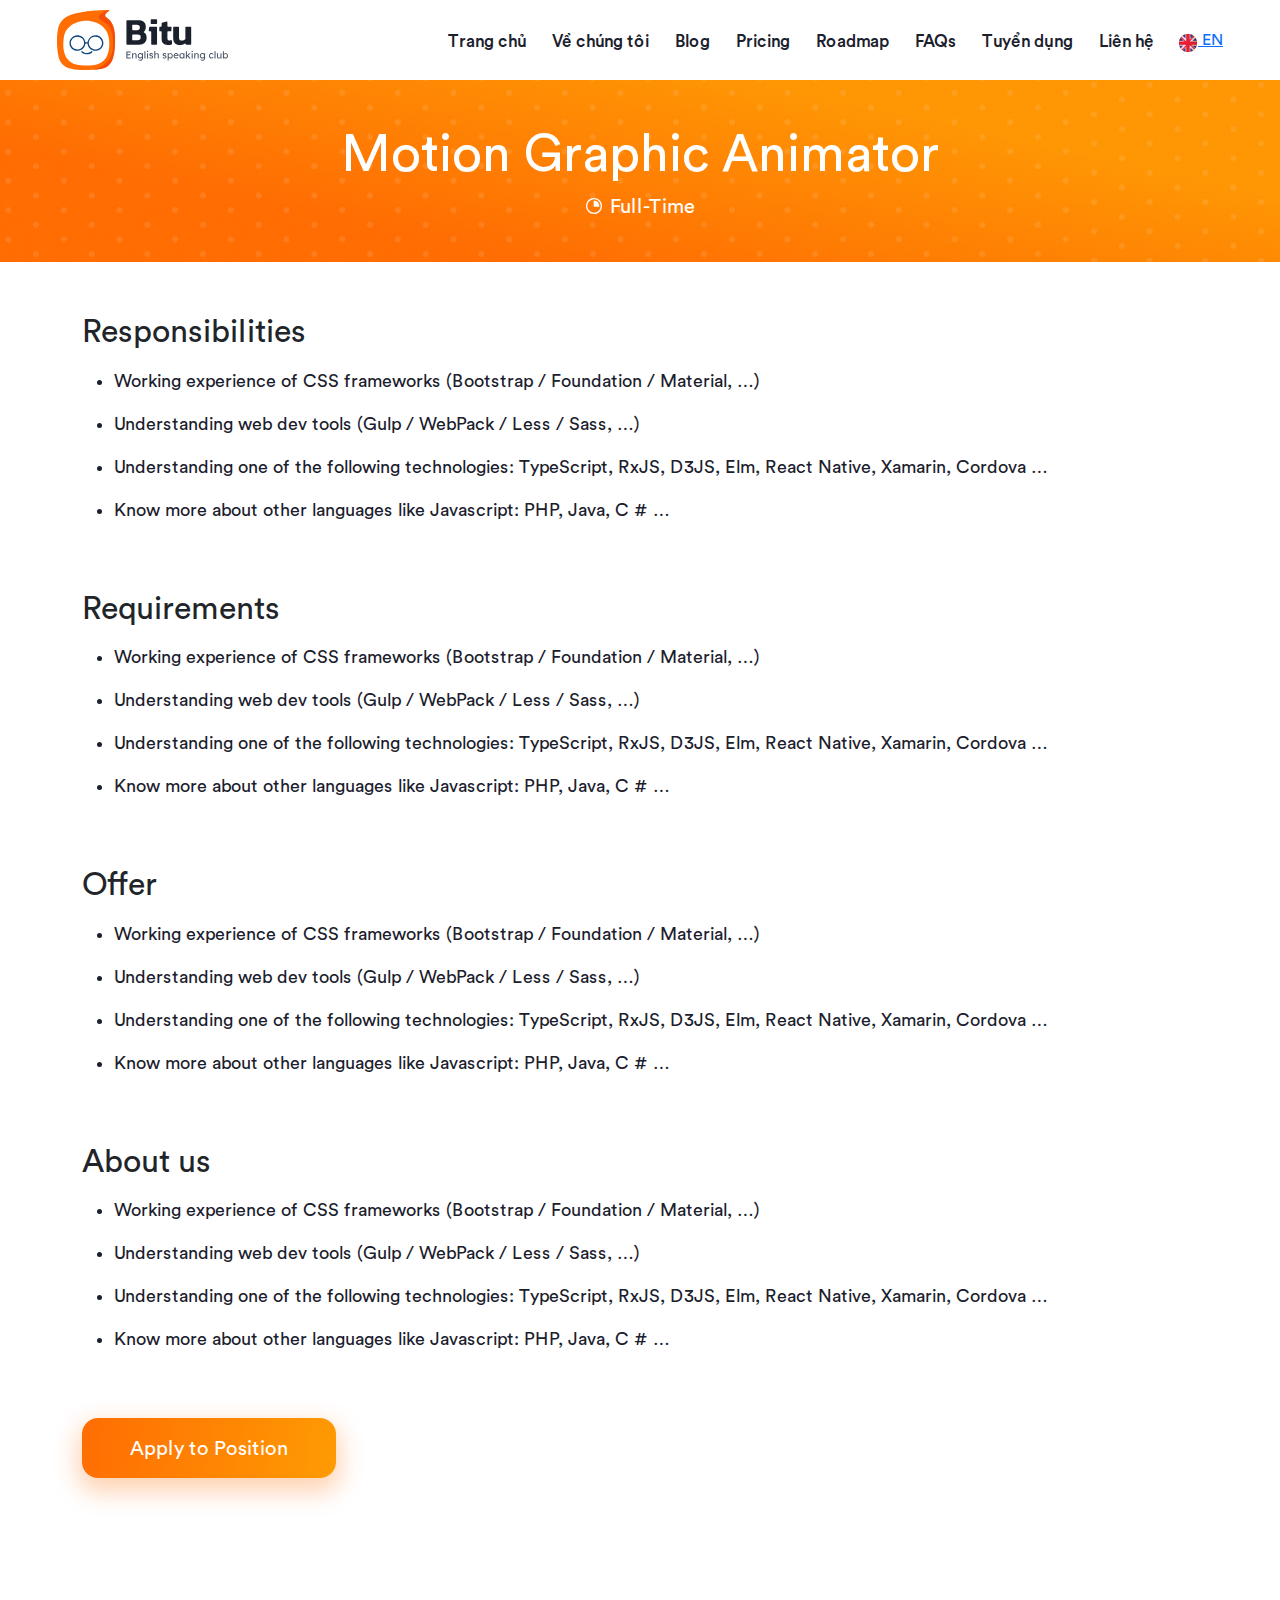
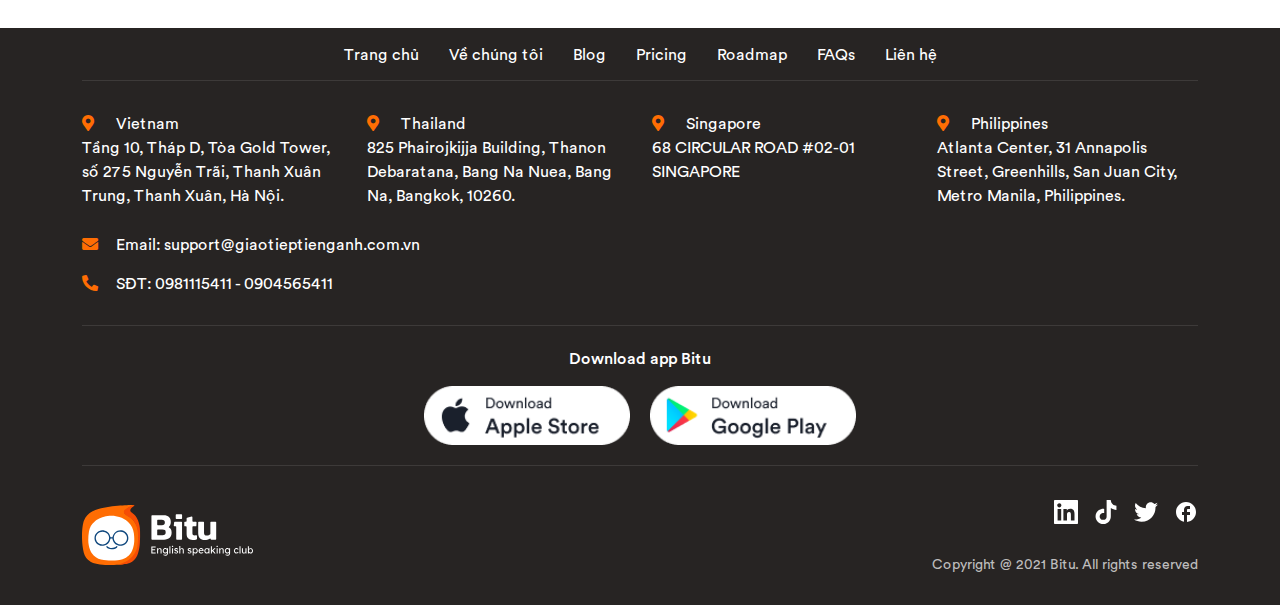
<file: recruitment-detail.html>
<!DOCTYPE html>
<html lang="vi">

<head>
  <meta charset="UTF-8">
  <title>Bitu Education</title>
  <meta name="viewport" content="width=device-width, initial-scale=1.0">
  <meta name="description" content="">
  <meta name="author" content="">
  <link data-n-head="ssr" rel="icon" type="image/x-icon" href="images/favicon.ico">

  <!-- STYLESHEET -->
  <link rel="stylesheet" type="text/css" href="css/bootstrap.min.css">
  <link rel="stylesheet" type="text/css" href="css/font-awesome-all.min.css">
  <link rel="stylesheet" type="text/css" href="css/slick.min.css">
  <link rel="stylesheet" type="text/css" href="css/main.css">
  <link rel="stylesheet" type="text/css" href="css/blog.css">
  <link rel="stylesheet" type="text/css" href="css/blog-detail.css">
  <link rel="stylesheet" type="text/css" href="css/faq.css">
  <link rel="stylesheet" type="text/css" href="css/contact.css">

  <!-- HTML5 Shim and Respond.js IE8 support of HTML5 elements and media queries-->
  <!-- WARNING: Respond.js doesn't work if you view the page via file://-->
  <!--if lt IE 9
		script(src='https://oss.maxcdn.com/html5shiv/3.7.2/html5shiv.min.js')
		script(src='https://oss.maxcdn.com/respond/1.4.2/respond.min.js')
		-->
</head>

<body>
  <header class="main-header">
    <div class="container-fluid">
      <div class="row g-0 justify-content-between align-items-center">
        <div class="col-auto col-logo">
          <a href="index.html" class="logo">
            <img src="images/logo.svg" alt="Bitu" class=" d-none d-lg-block">
            <img src="images/logo_sp.svg" alt="Bitu" class=" d-block d-lg-none">
          </a>
        </div>

        <div class="col-auto col-nav">
          <ul class="main-nav d-none d-lg-block">
            <li><a href="index.html" class="menu-item">Trang chủ</a></li>
            <li><a href="about-us.html" class="menu-item">Về chúng tôi</a></li>
            <li><a href="blog.html" class="menu-item">Blog</a></li>
            <li><a href="page-pricing.html" class="menu-item">Pricing</a></li>
            <li><a href="page-roadmap.html" class="menu-item">Roadmap</a></li>
            <li><a href="faq.html" class="menu-item">FAQs</a></li>
            <li><a href="page-recruitment.html" class="menu-item">Tuyển dụng</a></li>
            <li><a href="contact.html" class="menu-item">Liên hệ</a></li>
          </ul>

          <div class="box-language">
            <a href="#">
              <svg width="20" height="20" viewBox="0 0 20 20" fill="none" xmlns="http://www.w3.org/2000/svg"
                xmlns:xlink="http://www.w3.org/1999/xlink">
                <path
                  d="M10.0006 19.0002C14.9709 19.0002 19.0002 14.9709 19.0002 10.0006C19.0002 5.03024 14.9709 1.00098 10.0006 1.00098C5.03024 1.00098 1.00098 5.03024 1.00098 10.0006C1.00098 14.9709 5.03024 19.0002 10.0006 19.0002Z"
                  fill="white" />
                <path
                  d="M18.4858 6.99935C18.4848 6.9965 18.4839 6.99411 18.4829 6.99152C17.331 3.74379 14.3683 1.3543 10.8086 1.03711C12.186 1.79225 12.5883 4.18475 12.9407 6.99939C13.1815 8.92193 13.183 11.0403 12.9453 12.9652C12.5959 15.7951 12.1919 18.2045 10.8086 18.9628C14.3749 18.645 17.3419 16.2473 18.4892 12.9908C18.4922 12.9821 18.4948 12.9736 18.4979 12.9652C18.8219 12.0366 19.0002 11.0393 19.0002 10.0002C19.0001 8.94751 18.8177 7.93799 18.4858 6.99935Z"
                  fill="#E12A28" />
                <path
                  d="M13.4037 6.99925C13.0515 4.18457 12.1858 1.79212 10.8082 1.03697C10.5418 1.01338 10.2723 1 9.99979 1C6.08466 1 2.75516 3.50053 1.51711 6.99142C1.51612 6.99397 1.51525 6.9964 1.51426 6.99925C1.18233 7.9379 1 8.94741 1 10.0001C1 11.0393 1.17834 12.0364 1.50233 12.9651C1.50533 12.9735 1.50803 12.982 1.51099 12.9906C2.74417 16.4905 6.07824 18.9998 9.99975 18.9998C10.2723 18.9998 10.5418 18.9864 10.8082 18.9626C12.1914 18.2043 13.0588 15.7949 13.4083 12.965C13.646 11.04 13.6445 8.9218 13.4037 6.99925Z"
                  fill="#ED3432" />
                <path
                  d="M9.91931 5.38672L10.9884 8.67728H14.4485L11.6492 10.7106L12.7183 14.0015L9.91931 11.9677L7.12014 14.0015L8.18935 10.7106L5.39014 8.67728H8.85014L9.91931 5.38672Z"
                  fill="#FDCE0C" />
                <rect x="1" y="1" width="18" height="18" fill="url(#pattern0)" />
                <defs>
                  <pattern id="pattern0" patternContentUnits="objectBoundingBox" width="1" height="1">
                    <use xlink:href="#image0_730_4537" transform="scale(0.0078125)" />
                  </pattern>
                  <image id="image0_730_4537" width="128" height="128"
                    xlink:href="[data-uri]" />
                </defs>
              </svg>
              <span>EN</span>
            </a>
          </div>

          <button class="btn border-0 d-block d-lg-none btn-menu" type="button" data-bs-toggle="offcanvas"
            data-bs-target="#offcanvasMenu" aria-controls="offcanvasMenu">
            <svg width="20" height="20" viewBox="0 0 20 20" fill="none" xmlns="http://www.w3.org/2000/svg">
              <path d="M1.42871 4.42871H18.5716M1.42871 10.143H18.5716M1.42871 15.8573H18.5716" stroke="#1A202C"
                stroke-width="2" stroke-linecap="round" stroke-linejoin="round" />
            </svg>
          </button>
        </div>
      </div>
    </div>
  </header>
  <!-- /END .main-header -->

  <div class="offcanvas offcanvas-end" tabindex="-1" id="offcanvasMenu">
    <div class="offcanvas-header">
      <h5 class="offcanvas-title">
        <a href="index.html" class="logo"><img src="images/logo_sp.svg" alt="Bitu"></a>
      </h5>
      <button type="button" class="btn-close text-reset" data-bs-dismiss="offcanvas" aria-label="Close"></button>
    </div>

    <div class="offcanvas-body">
      <ul class="main-nav">
        <li><a href="index.html" class="menu-item">Trang chủ</a></li>
        <li><a href="about-us.html" class="menu-item">Về chúng tôi</a></li>
        <li><a href="blog.html" class="menu-item">Blog</a></li>
        <li><a href="page-pricing.html" class="menu-item">Pricing</a></li>
        <li><a href="page-roadmap.html" class="menu-item">Roadmap</a></li>
        <li><a href="faq.html" class="menu-item">FAQs</a></li>
        <li><a href="page-recruitment.html" class="menu-item">Tuyển dụng</a></li>
        <li><a href="contact.html" class="menu-item">Liên hệ</a></li>
      </ul>
    </div>
  </div>
  <!-- /END .offcanvas -->

  <div class="recruiment-detail">
    <div class="block-recruiment-top">
      <h2>Motion Graphic Animator</h2>
      <div class="description-top">
        <img src="images/time-clock.svg" />
        <span class="time-des">Full-Time</span>
      </div>
    </div>
    <div class="list-recruiment">
      <div class="container">
        <div class="row">
          <div class="block-item-recruitment">
            <h2 class="title-recruiment">Responsibilities</h2>
            <ul class="ul-rules">
              <li class="item-rules">
                <p>Working experience of CSS frameworks (Bootstrap / Foundation / Material, …)</p>
              </li>
              <li class="item-rules">
                <p>Understanding web dev tools (Gulp / WebPack / Less / Sass, …)</p>
              </li>
              <li class="item-rules">
                <p>Understanding one of the following technologies: TypeScript, RxJS, D3JS, Elm, React Native, Xamarin,
                  Cordova …</p>
              </li>
              <li class="item-rules">
                <p>Know more about other languages like Javascript: PHP, Java, C # …</p>
              </li>
            </ul>
          </div>
          <div class="block-item-recruitment">
            <h2 class="title-recruiment">Requirements</h2>
            <ul class="ul-rules">
              <li class="item-rules">
                <p>Working experience of CSS frameworks (Bootstrap / Foundation / Material, …)</p>
              </li>
              <li class="item-rules">
                <p>Understanding web dev tools (Gulp / WebPack / Less / Sass, …)</p>
              </li>
              <li class="item-rules">
                <p>Understanding one of the following technologies: TypeScript, RxJS, D3JS, Elm, React Native, Xamarin,
                  Cordova …</p>
              </li>
              <li class="item-rules">
                <p>Know more about other languages like Javascript: PHP, Java, C # …</p>
              </li>
            </ul>
          </div>
          <div class="block-item-recruitment">
            <h2 class="title-recruiment">Offer</h2>
            <ul class="ul-rules">
              <li class="item-rules">
                <p>Working experience of CSS frameworks (Bootstrap / Foundation / Material, …)</p>
              </li>
              <li class="item-rules">
                <p>Understanding web dev tools (Gulp / WebPack / Less / Sass, …)</p>
              </li>
              <li class="item-rules">
                <p>Understanding one of the following technologies: TypeScript, RxJS, D3JS, Elm, React Native, Xamarin,
                  Cordova …</p>
              </li>
              <li class="item-rules">
                <p>Know more about other languages like Javascript: PHP, Java, C # …</p>
              </li>
            </ul>
          </div>
          <div class="block-item-recruitment">
            <h2 class="title-recruiment">About us</h2>
            <ul class="ul-rules">
              <li class="item-rules">
                <p>Working experience of CSS frameworks (Bootstrap / Foundation / Material, …)</p>
              </li>
              <li class="item-rules">
                <p>Understanding web dev tools (Gulp / WebPack / Less / Sass, …)</p>
              </li>
              <li class="item-rules">
                <p>Understanding one of the following technologies: TypeScript, RxJS, D3JS, Elm, React Native, Xamarin,
                  Cordova …</p>
              </li>
              <li class="item-rules">
                <p>Know more about other languages like Javascript: PHP, Java, C # …</p>
              </li>
            </ul>
          </div>
          <div class="block-button">
            <a type="submit" href="#" class="btn btn-apply"><span>Apply to Position</span></a>
          </div>
        </div>
      </div>
    </div>
  </div>



  <!-- /END .main-header -->
  <footer class="main-footer">
    <div class="container">
      <ul class="footer-nav nav justify-content-center">
        <li class="nav-item"><a class="nav-link" href="index.html">Trang chủ</a></li>
        <li class="nav-item"><a class="nav-link" href="about-us.html">Về chúng tôi</a></li>
        <li class="nav-item"><a class="nav-link" href="blog.html">Blog</a></li>
        <li class="nav-item"><a class="nav-link" href="page-pricing.html">Pricing</a></li>
        <li class="nav-item"><a class="nav-link" href="page-roadmap.html">Roadmap</a></li>
        <li class="nav-item"><a class="nav-link" href="faq.html">FAQs</a></li>
        <li class="nav-item"><a class="nav-link" href="contact.html">Liên hệ</a></li>
      </ul>

      <div class="footer-main">
        <div class="footer-logo-sp d-block d-md-none">
          <a href="#" class="footer-logo over">
            <img src="images/logo_sp_white.png" alt="Bitu">
          </a>
        </div>
        <div class="footer-contact">
          <div class="footer-address row">
            <div class="col-md-3">
              <p class="item-icon-text">
                <i class="fas fa-map-marker-alt ic"></i>
                <span class="text">
                  Vietnam
                  <br />
                  <a href="https://goo.gl/maps/AvHyC8ocqMGf6n2H7" target="_blank">
                    Tầng 10, Tháp D, Tòa Gold Tower, số 275 Nguyễn Trãi, Thanh Xuân Trung, Thanh Xuân, Hà Nội.
                  </a>
                </span>
              </p>
            </div>

            <div class="col-md-3">
              <p class="item-icon-text">
                <i class="fas fa-map-marker-alt ic"></i>
                <span class="text">
                  Thailand
                  <br />
                  <a href="https://goo.gl/maps/ZjHN69yZtWQy2LPx9" target="_blank">
                    825 Phairojkijja Building, Thanon Debaratana, Bang Na Nuea, Bang Na, Bangkok, 10260.
                  </a>
                </span>
              </p>
            </div>

            <div class="col-md-3">
              <p class="item-icon-text">
                <i class="fas fa-map-marker-alt ic"></i>
                <span class="text">
                  Singapore
                  <br />
                  <a href="https://goo.gl/maps/2mgr3NPL3zs6zV1e7" target="_blank">
                    68 CIRCULAR ROAD #02-01 SINGAPORE
                  </a>
                </span>
              </p>
            </div>

            <div class="col-md-3">
              <p class="item-icon-text">
                <i class="fas fa-map-marker-alt ic"></i>
                <span class="text">
                  Philippines
                  <br />
                  <a href="https://goo.gl/maps/2nDTZwoUfS4ioMSr7" target="_blank">
                    Atlanta Center, 31 Annapolis Street, Greenhills, San Juan City, Metro Manila, Philippines.
                  </a>
                </span>
              </p>
            </div>
          </div>

        </div>

        <div class="footer-email">
          <p class="item-icon-text">
            <i class="fas fa-envelope ic"></i>
            <span class="text">
              <a href="mailTo:support@giaotieptienganh.com.vn">Email: support@giaotieptienganh.com.vn</a>
            </span>
          </p>
          <p class="item-icon-text">
            <i class="fas fa-phone-alt ic"></i>
            <span class="text">
              SĐT: <a href="tel:0981115411">0981115411</a> - <a href="tel:0904565411">0904565411</a>
            </span>
          </p>
        </div>

        <div class="footer-download-wrapper">
          <div class="footer-download">
            <p class="text-center">Download app Bitu</p>
            <ul class="row g-0 align-items-center">
              <li class="col-6">
                <a class="over" href="#"><img src="images/img_download_ios.png" alt="download Apple Store"
                    class="w-100"></a>
              </li>
              <li class="col-6">
                <a class="over" href="#"><img src="images/img_download_android.png" alt="download Google Play"
                    class="w-100"></a>
              </li>
            </ul>
          </div>
        </div>

        <div class="footer-copyright">
          <div class="row align-items-center">
            <div class="col-md-6 d-none d-md-block">
              <a href="#" class="footer-logo over">
                <img src="images/logo_white.svg" alt="Bitu" class="d-none d-md-inline-block">
                <img src="images/logo_sp_white.png" alt="Bitu" class="d-inline-block d-md-none">
              </a>
            </div>

            <div class="col-md-6 col-social">
              <div class="footer-social">
                <a href="#" target="_blank">
                  <svg width="24" height="24" viewBox="0 0 24 24" xmlns="http://www.w3.org/2000/svg">
                    <path
                      d="M23 0H1C0.4 0 0 0.4 0 1V23C0 23.6 0.4 24 1 24H23C23.6 24 24 23.6 24 23V1C24 0.4 23.6 0 23 0ZM7.1 20.5H3.6V9H7.2V20.5H7.1ZM5.3 7.4C4.2 7.4 3.2 6.5 3.2 5.3C3.2 4.2 4.1 3.2 5.3 3.2C6.4 3.2 7.4 4.1 7.4 5.3C7.4 6.5 6.5 7.4 5.3 7.4ZM20.5 20.5H16.9V14.9C16.9 13.6 16.9 11.9 15.1 11.9C13.2 11.9 13 13.3 13 14.8V20.5H9.4V9H12.8V10.6C13.3 9.7 14.4 8.8 16.2 8.8C19.8 8.8 20.5 11.2 20.5 14.3V20.5Z"
                      fill="currentColor" />
                  </svg>
                </a>
                <a href="#" target="_blank">
                  <svg width="24" height="24" viewBox="0 0 24 24" xmlns="http://www.w3.org/2000/svg">
                    <path fill="currentColor"
                      d="M10.1891 8.937V13.059C9.66997 12.9221 9.12673 12.9034 8.59942 13.0044C8.07211 13.1054 7.57419 13.3234 7.14234 13.6424C6.7105 13.9613 6.35575 14.3732 6.10423 14.8475C5.85272 15.3218 5.71086 15.8466 5.6891 16.383C5.65937 16.8449 5.72887 17.3078 5.89293 17.7405C6.057 18.1733 6.31182 18.5659 6.64027 18.892C6.96872 19.2181 7.36318 19.4701 7.79713 19.631C8.23108 19.7919 8.69446 19.8581 9.1561 19.825C9.62242 19.8608 10.0909 19.7949 10.5293 19.6319C10.9677 19.4689 11.3654 19.2126 11.6951 18.8809C12.0247 18.5491 12.2784 18.1498 12.4387 17.7104C12.5989 17.271 12.6618 16.8021 12.6231 16.336V0H16.7001C17.3931 4.315 19.5511 5.316 22.4401 5.778V9.913C20.438 9.74881 18.5067 9.09645 16.8151 8.013V16.18C16.8151 19.88 14.6251 24 9.1881 24C8.16806 23.9955 7.15918 23.7875 6.22058 23.3881C5.28199 22.9886 4.43258 22.4059 3.72213 21.6739C3.01168 20.942 2.4545 20.0755 2.08325 19.1254C1.712 18.1754 1.53414 17.1607 1.5601 16.141C1.59241 15.0794 1.84936 14.0366 2.31401 13.0815C2.77866 12.1265 3.44047 11.2807 4.2558 10.6C5.07114 9.9193 6.02148 9.41915 7.0442 9.1325C8.06691 8.84586 9.13876 8.77923 10.1891 8.937Z"
                      fill="white" />
                  </svg>
                </a>
                <a href="#" target="_blank">
                  <svg width="24" height="24" viewBox="0 0 24 24" xmlns="http://www.w3.org/2000/svg">
                    <path
                      d="M24 4.60078C23.1 5.00078 22.2 5.30078 21.2 5.40078C22.2 4.80078 23 3.80078 23.4 2.70078C22.4 3.30078 21.4 3.70078 20.3 3.90078C19.4 2.90078 18.1 2.30078 16.7 2.30078C14 2.30078 11.8 4.50078 11.8 7.20078C11.8 7.60078 11.8 8.00078 11.9 8.30078C7.7 8.10078 4.1 6.10078 1.7 3.10078C1.2 3.90078 1 4.70078 1 5.60078C1 7.30078 1.9 8.80078 3.2 9.70078C2.4 9.70078 1.6 9.50078 1 9.10078C1 9.10078 1 9.10078 1 9.20078C1 11.6008 2.7 13.6008 4.9 14.0008C4.5 14.1008 4.1 14.2008 3.6 14.2008C3.3 14.2008 3 14.2008 2.7 14.1008C3.3 16.1008 5.1 17.5008 7.3 17.5008C5.6 18.8008 3.5 19.6008 1.2 19.6008C0.8 19.6008 0.4 19.6008 0 19.5008C2.2 20.9008 4.8 21.7008 7.5 21.7008C16.6 21.7008 21.5 14.2008 21.5 7.70078C21.5 7.50078 21.5 7.30078 21.5 7.10078C22.5 6.40078 23.3 5.50078 24 4.60078Z"
                      fill="currentColor" />
                  </svg>
                </a>
                <a href="https://www.facebook.com/BituEnglish" target="_blank">
                  <svg width="24" height="24" viewBox="0 0 24 24" xmlns="http://www.w3.org/2000/svg">
                    <path
                      d="M22 12C22 6.48 17.52 2 12 2C6.48 2 2 6.48 2 12C2 16.84 5.44 20.87 10 21.8V15H8V12H10V9.5C10 7.57 11.57 6 13.5 6H16V9H14C13.45 9 13 9.45 13 10V12H16V15H13V21.95C18.05 21.45 22 17.19 22 12Z"
                      fill="currentColor" />
                  </svg>
                </a>
              </div>

              <div class="txt-copyright m-0">
                <p>Copyright @ 2021 Bitu. All rights reserved</p>
              </div>
            </div>

          </div>
        </div>

      </div>
    </div>
  </footer>
  <!-- /.main-footer -->
</body>
<!-- JAVASCRIPT-->
<script src="js/jquery-3.3.1.min.js"></script>
<script src="js/bootstrap.min.js"></script>
<script src="js/slick.min.js"></script>
<script src="js/jquery.magnific-popup.min.js"></script>
<script src="js/main.js"></script>

</html>
</file>
